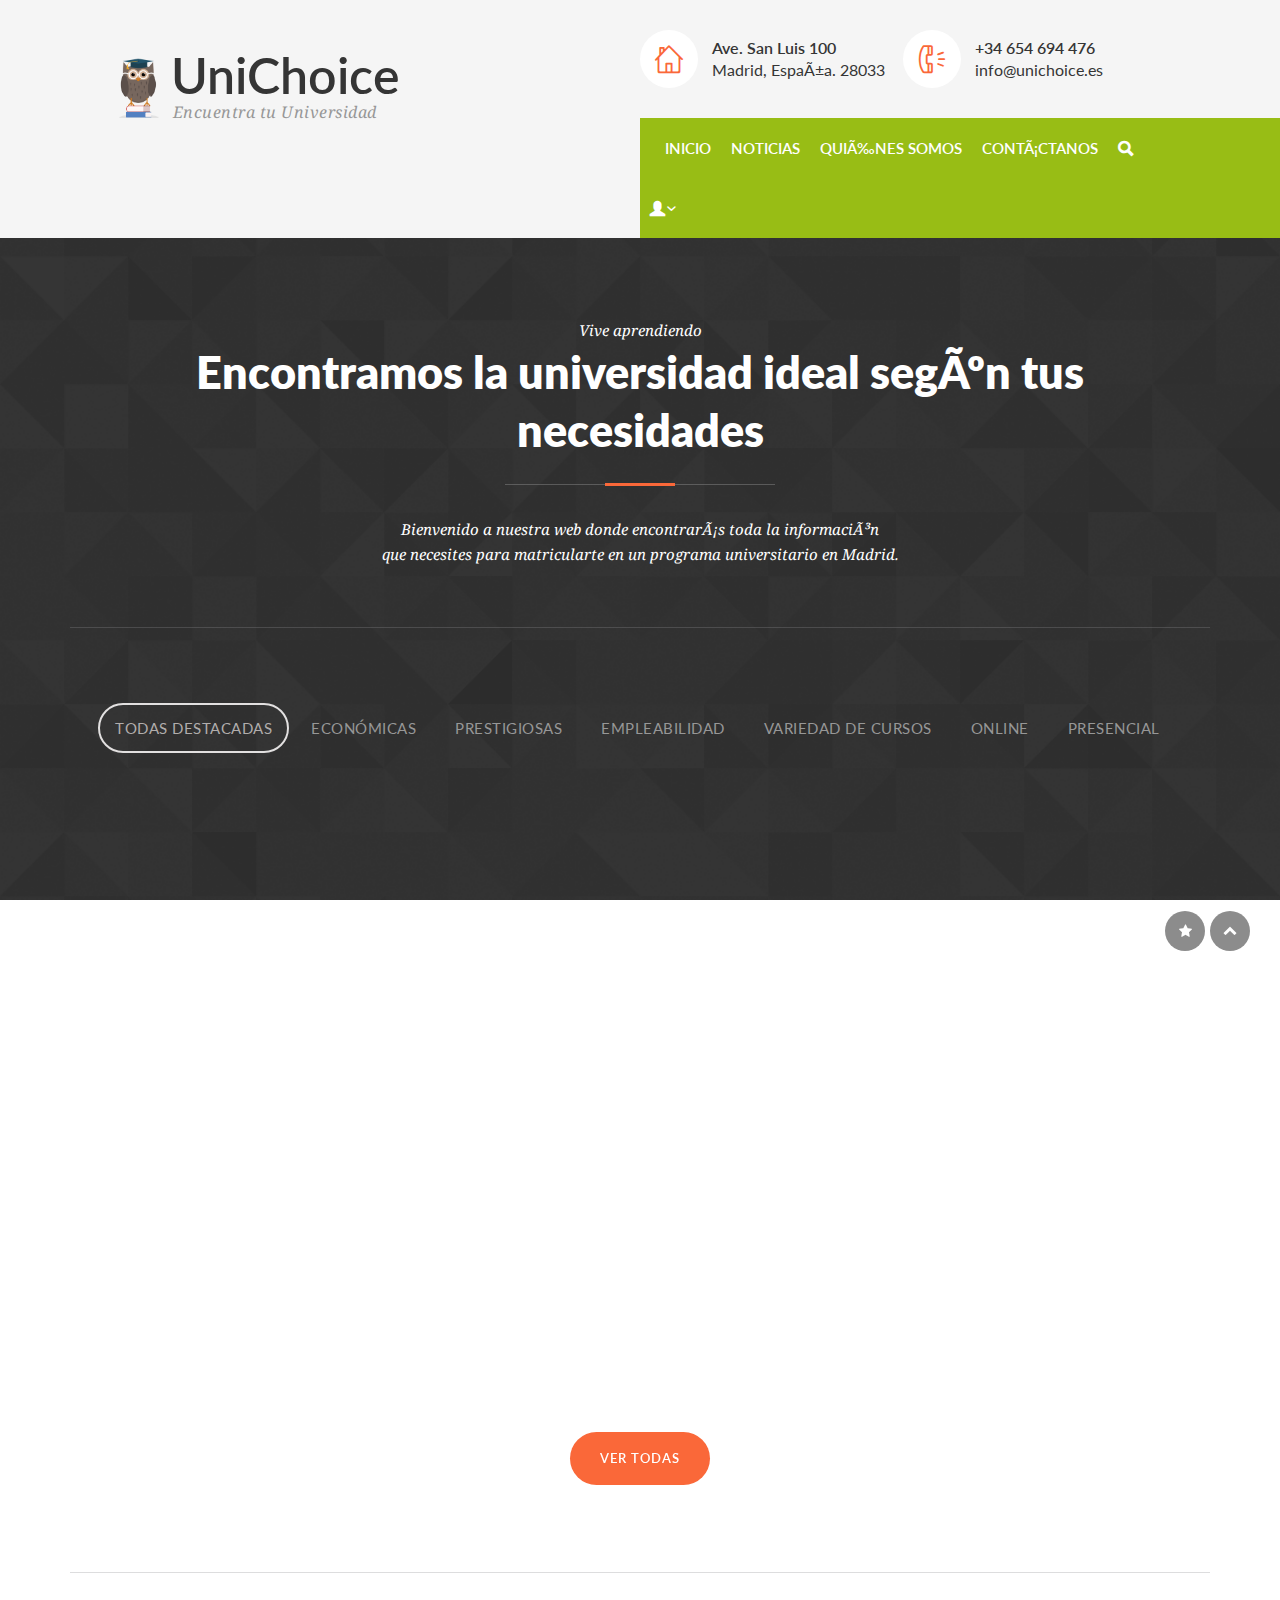
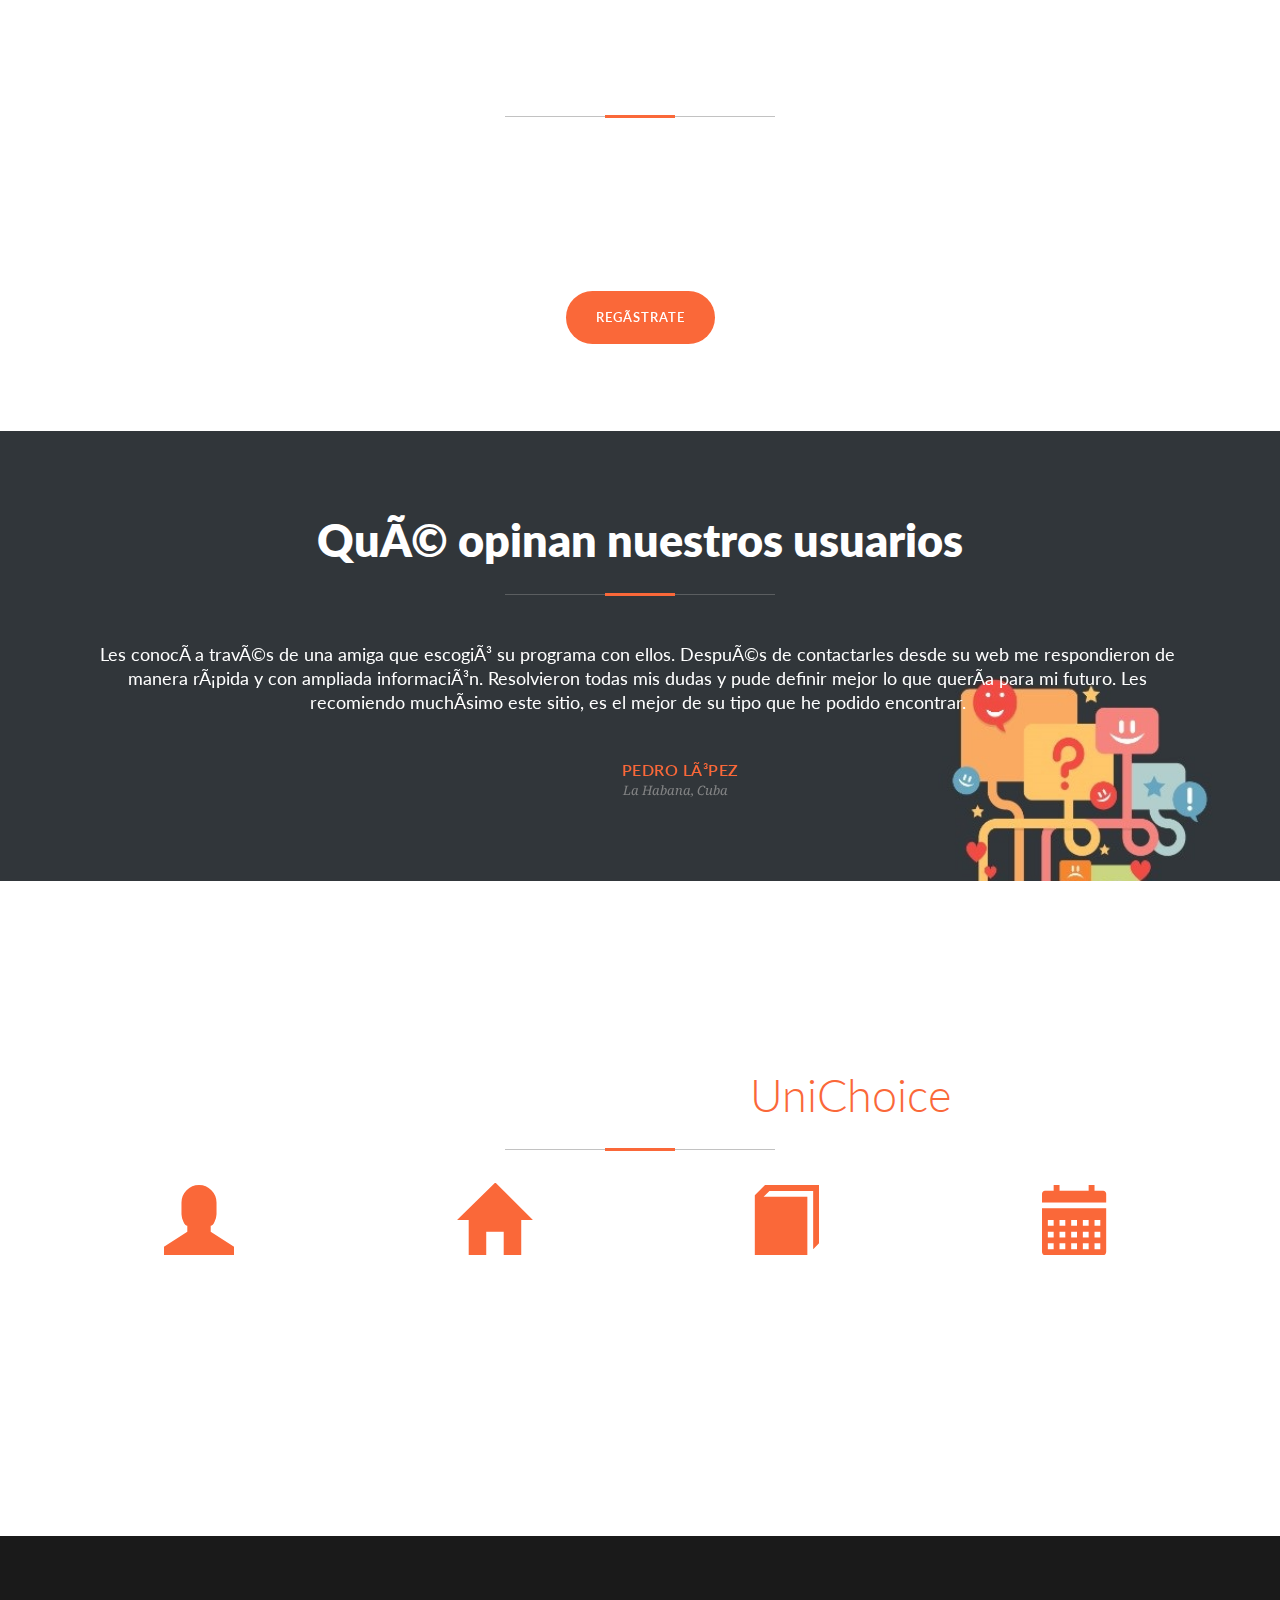
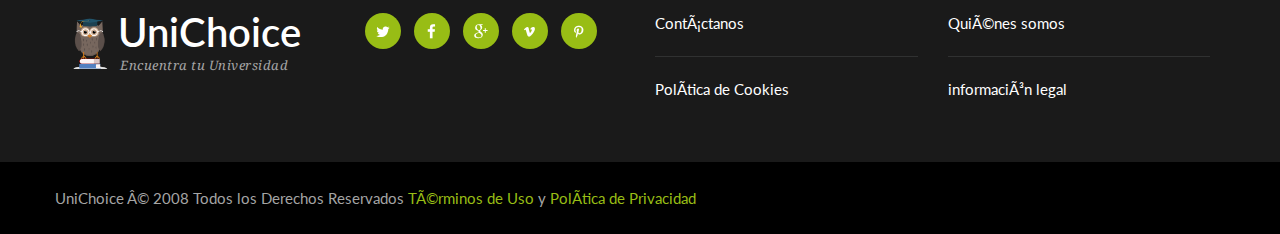
<file: index.html>
<!DOCTYPE html>
<html lang="es-ES">
<head

	<meta charset="UTF-8">
	<meta name="viewport" content="width=device-width, initial-scale=1, maximum-scale=1">
	<meta name="format-detection" content="telephone=no">
	<link rel="icon" type="image/x-icon" href="images/icon/favicon.ico">
	<!--[if lt IE 9]>
	<script src="js/vendor/html5.js" type="text/javascript"></script>
	<![endif]-->
	<title>UniChoice | Inicio</title>
	<link rel="stylesheet" href="css/bootstrap.min.css">
	<link rel="stylesheet" id="fontello-css" href="css/fontello.css" type="text/css" media="all">
	<link rel="stylesheet" id="packed-style-css" href="css/_packed.css" type="text/css" media="all">
	<link rel="stylesheet" id="main-style-css" href="css/main_style.css" type="text/css" media="all">
	<link rel="stylesheet" id="theme-skin-css" href="css/general.css" type="text/css" media="all">
	<style id="theme-skin-inline-css" type="text/css"></style>
	<link rel="stylesheet" id="responsive-css" href="css/responsive.css" type="text/css" media="all">

</head>
<body class="home page themerex_body fullscreen top_panel_above theme_skin_general bg_image_3 transparent_bg_content fixed_menu">
<!--[if lt IE 9]>
<div class="sc_infobox sc_infobox_style_error">
<div style="text-align:center;">It looks like you're using an old version of Internet Explorer. For the best experience, please <a href="http://microsoft.com" style="color:#191919">update your browser</a> or learn how to <a href="http://browsehappy.com" style="color:#222222">browse happy</a>!</div>
</div>
<![endif]-->

<div class="main_content">
	<div class="boxedWrap">
		<header class="noFixMenu menu_left with_user_menu">
			<div class="container-fluid">
				<div class="row">
					<div class="col-sm-12">
						<div class="topWrapFixed"></div>
						<div class="topWrap styleShaded">
							<div class="mainmenu_area">
								<div class="wrap_logo">
									<div class="logo with_text">
										<a href="index.html">
											<img src="images/logo/46x60.png" class="logo_main" alt="">
											<img src="images/logo/46x60.png" class="logo_fixed" alt="">
											<div class="logo_info">
												<span class="logo_text">
													<b>UniChoice</b>
												</span>
												<span class="logo_slogan">Encuentra tu Universidad</span>
											</div>
										</a>
									</div>
								</div>
								<div class="wrap_menu">
									<div class="infoTopWrap">
										<div class="location">
											<span class="info_icon icon-house"></span>
											<span class="contact_info_location">
												<b>Ave. San Luis 100</b>
												<br>Madrid, España. 28033
											</span>
										</div>
										<div class="phone">
											<span class="info_icon icon-phone-handle"></span>
											<span class="contact_info_phone">
												<b>+34 654 694 476</b>
												<br>info@unichoice.es
											</span>
										</div>
									</div>
									<a href="#" class="openResponsiveMenu"></a>
									<nav role="navigation" class="menuTopWrap topMenuStyleLine">
										<ul id="mainmenu" class="sf-arrows">
											<li class="menu-item">
												<a href="index.html">Inicio</a>
											</li>
											<li class="menu-item">
												<a href="#">Noticias</a>
											</li>
											<li class="menu-item">
												<a href="pages-subpages-about-us.html">QuiÉnes somos</a>
											</li>
											
											<li class="menu-item">
												<a href="pages-subpages-contacts.html">Contáctanos</a>
											</li>
											
											<li class="menu-item">
												<a href="pages-tools-idx.html" class="glyphicon glyphicon-search"></a>
											</li>
											<li class="menu-item menu-item-has-children">
												<a href="#" class="sf-with-ul glyphicon glyphicon-user"></a>
												<ul class="sub-menu">
													<li class="menu-item">
														<a href="#">Iniciar Sesión</a>
													</li>
													<li class="menu-item">
														<a href="pages-subpages-form.html">Regístrate</a>	
													</li>
												</ul>
											</li>
										</ul>
									</nav>
								</div>
							</div>
						</div>
					</div>
				</div>
			</div>
		</header>

		<section class="transparent_section no_padding_container">
			<div class="container">
				<div class="row">
					<div class="col-sm-12">
						<div class="userHeaderSection custom">
							<div class="sc_section sc_aligncenter">
								<div class="sc_content margin_top_big sc_aligncenter text_styling">Vive aprendiendo</div>
								<h2 class="sc_title sc_title_underline  color_1">Encontramos la universidad ideal según tus necesidades</h2>
								<div class="sc_content main  margin_bottom_middle sc_aligncenter text_styling"> 
									Bienvenido a nuestra web donde encontrarás toda la información<br>que necesites para matricularte en un programa universitario en Madrid. 
								</div>
							</div>
						</div>
					</div>
				</div>
			</div>
		</section>

		<section class="sc_section sc_aligncenter no_padding_container">
			<div class="container">
				<div class="row">
					<div class="col-sm-12">			
					<div class="sc_line sc_line_style_solid"></div>
						<div class="sc_blogger sc_blogger_horizontal style_portfolio3 portfolioWrap no_description">
							<div class="isotopeFiltr"></div>
							<div class="masonry isotope masonry-colums-3" data-columns="3">
								<article class="isotopeElement flt_64">
									<div class="isotopePadding">
										<div class="thumb hoverIncreaseOut">
											<span class="hoverShadow"></span>
											<div class="wrap_hover">
												<div class="portfolioInfo">
													<h4>
														<a href="#">Universidad Antonio Nebrija</a>
													</h4>
													<span class="datePost">
														<a href="#" class="post_date">Sta. Cruz de Marcenado, 27, 28015 Madrid</a>
													</span>
												</div>
												<span class="hoverIcon">
													<a title="5 Steps To Buy A Home" href="images/isotope/1900x1262.png"></a>
												</span>
											</div>
											<img alt="5 Steps To Buy A Home" src="images/isotope/Universidad Antonio Nebrija.jpeg">
										</div>
									</div>
								</article>
								<article class="isotopeElement flt_65">
									<div class="isotopePadding">
										<div class="thumb hoverIncreaseOut">
											<span class="hoverShadow"></span>
											<div class="wrap_hover">
												<div class="portfolioInfo">
													<h4>
														<a href="#">Universidad Carlos III</a>
													</h4>
													<span class="datePost">
														<a href="#" class="post_date">Calle Madrid, 126, 28903 Getafe, Madrid</a>
													</span>
												</div>
												<span class="hoverIcon">
													<a title="The Perfect Apartment" href="images/isotope/1900x1262.png"></a>
												</span>
											</div>
											<img alt="The Perfect Apartment" src="images/isotope/Carlos-III.jpg">
										</div>
									</div>
								</article>
								<article class="isotopeElement flt_46 flt_64">
									<div class="isotopePadding">
										<div class="thumb hoverIncreaseOut">
											<span class="hoverShadow"></span>
											<div class="wrap_hover">
												<div class="portfolioInfo">
													<h4>
														<a href="#">Universidad de Navarra</a>
													</h4>
													<span class="datePost">
														<a href="#" class="post_date">Calle Marquesado de Sta. Marta, 3, 28027</a>
													</span>
												</div>
												<span class="hoverIcon">
													<a title="The Art of House Hunting" href="images/isotope/1900x1262.png"></a>
												</span>
											</div>
											<img alt="The Art of House Hunting" src="images/isotope/Navarra.jpg">
										</div>
									</div>
								</article>
								<article class="isotopeElement flt_11 flt_8">
									<div class="isotopePadding">
										<div class="thumb hoverIncreaseOut">
											<span class="hoverShadow"></span>
											<div class="wrap_hover">
												<div class="portfolioInfo">
													<h4>
														<a href="#">Universidad Europea de Madrid</a>
													</h4>
													<span class="datePost">
														<a href="#" class="post_date">Calle Tajo, s/n, 28670 Villaviciosa de Odón, Madrid</a>
													</span>
												</div>
												<span class="hoverIcon">
													<a title="Freehold Vs. Condo" href="images/isotope/1900x1262.png"></a>
												</span>
											</div>
											<img alt="Freehold Vs. Condo" src="images/isotope/UEM.jpg">
										</div>
									</div>
								</article>
								<article class="isotopeElement flt_65 flt_10">
									<div class="isotopePadding">
										<div class="thumb hoverIncreaseOut">
											<span class="hoverShadow"></span>
											<div class="wrap_hover">
												<div class="portfolioInfo">
													<h4>
														<a href="gallery-portfolio-post-standard.html">Universidad Complutense de Madrid</a>
													</h4>
													<span class="datePost">
														<a href="#" class="post_date">Av. Séneca, 2, 28040 Madrid</a>
													</span>
												</div>
												<span class="hoverIcon">
													<a title="To Buy or Not To Buy" href="images/isotope/1900x1262.png"></a>
												</span>
											</div>
											<img alt="To Buy or Not To Buy" src="images/isotope/UCM_01.jpg">
										</div>
									</div>
								</article>
								<article class="isotopeElement flt_46 flt_8 flt_64">
									<div class="isotopePadding">
										<div class="thumb hoverIncreaseOut">
											<span class="hoverShadow"></span>
											<div class="wrap_hover">
												<div class="portfolioInfo">
													<h4>
														<a href="#">EUDE Business School</a>
													</h4>
													<span class="datePost">
														<a href="#" class="post_date">Arturo Soria, 245 - Edificio EUDE, 28033 Madrid</a>
													</span>
												</div>
												<span class="hoverIcon">
													<a title="Selling Your House?" href="images/isotope/1900x1266.png"></a>
												</span>
											</div>
											<img alt="Selling Your House?" src="images/isotope/eude-business-school.jpg">
										</div>
									</div>
								</article>
							</div>
						</div> 
						<span class="sc_button sc_button_style_global sc_button_size_big margin_top_mini squareButton global big">
							<a href="#" class="">Ver Todas</a>
						</span>
					</div>
				</div>
			</div>
		</section> 

		<section class="transparent_section">
			<div class="container">
				<div class="row">
					<div class="col-sm-12">
						<div class="userHeaderSection custom">
							<div class="sc_line sc_line_style_solid  margin_bottom_middle"></div>
							<div class="sc_section sc_aligncenter">
								<h2 class="sc_title sc_title_underline  color_1">Cómo lo hacemos?</h2>
								<div class="sc_content main  margin_bottom_middle sc_aligncenter text_styling"> 
									Rellena nuestro formulario de preguntas y a partir de tus intereses y necesidades<br/> encontraremos las formaciones y centros de estudios que más se adapten a ti.
									<br/> A vivir tus sueños!
								</div>
								<span class="sc_button sc_button_style_global sc_button_size_big squareButton global big">
									<a href="pages-subpages-form.html">Regístrate</a>
								</span>
							</div>
						</div>
					</div>
				</div>
			</div>
		</section>
		
		

		<section class="sc_section sc_aligncenter image_bg_2" >
			<div class="container-fluid">
				<div class="row">
					<div class="col-sm-12">		
						<div class="sc_testimonials sc_testimonials_style sc_testimonials_controls_on">
							<h2 class="sc_title sc_title_underline color_1 sc_testimonials_title">Qué opinan nuestros usuarios</h2>
							<div class="sc_slider sc_slider_swiper sc_slider_controls sc_slider_controls_on sc_slider_nopagination sc_slider_autoheight swiper-slider-container swiper_testimonials" data-interval="7000" id="swiper_testimonials">
								<ul class="sc_testimonials_items slides swiper-wrapper">
									<li class="sc_testimonials_item swiper-slide" data-autoheight="153">
										<div class="sc_testimonials_item_content">
											<div class="sc_testimonials_item_quote">
												<div class="sc_testimonials_item_text"> 
													Les conocí a través de una amiga que escogió su programa con ellos. Después de contactarles desde su web me respondieron de manera rápida y con ampliada información. Resolvieron todas mis dudas y pude definir mejor lo que quería para mi futuro. Les recomiendo muchísimo este sitio, es el mejor de su tipo que he podido encontrar. 
												</div>
											</div>
											<div class="sc_testimonials_item_author">
												<div class="sc_testimonials_item_name">Pedro López</div>
												<div class="sc_testimonials_item_position">La Habana, Cuba</div>
											</div>
										</div>
									</li>
									<li class="sc_testimonials_item swiper-slide" data-autoheight="153">
										<div class="sc_testimonials_item_content">
											<div class="sc_testimonials_item_quote">
												<div class="sc_testimonials_item_text"> 
													Para mi hija Nerea fue de gran ayuda rellenar el formulario de UniChoice y asistir a las reuniones con su consultora. No solo por toda la información que nos facilitó, sino también porque de repente se dio cuenta de que su futuro es algo que nos interesa a todos, y trabajamos juntos para encontrar la mejor opción para ella.
												</div>
											</div>
											<div class="sc_testimonials_item_author">
												<div class="sc_testimonials_item_name">Amanda Gómez</div>
												<div class="sc_testimonials_item_position">Bogotá, Colombia</div>
											</div>
										</div>
									</li>
									<li class="sc_testimonials_item swiper-slide" data-autoheight="153">
										<div class="sc_testimonials_item_content">
											<div class="sc_testimonials_item_quote">
												<div class="sc_testimonials_item_text"> 
													Encontré información muy ampliada y detallada sobre las universidades y centros de estudio, sus respectivas formaciones y elementos diferenciadores del resto. Además, conocí sobre los lugares de interés más cercanos a cada centro, así como las líneas de transporte público para llegar hasta ellas.
												</div>
											</div>
											<div class="sc_testimonials_item_author">
												<div class="sc_testimonials_item_name">Jenifer Peña</div>
												<div class="sc_testimonials_item_position">Ciudad de Panamá, Panamá</div>
											</div>
										</div>
									</li>
								</ul>
							</div>
							<ul class="flex-direction-nav">
								<li>
									<a class="flex-prev" href="#"></a>
								</li>
								<li>
									<a class="flex-next" href="#"></a>
								</li>
							</ul>
						</div> 
					</div>
				</div>
			</div>
		</section>

		<section class="transparent_section">
			<div class="container">
				<div class="row">
					<div class="col-sm-12 text-center">
						<div class="sc_content main  margin_top_big sc_aligncenter text_styling">Los mejores están con nosotros</div>
						<h2 class="sc_title sc_title_underline  color_1">
							Algunos datos sobre <span class="sc_highlight theme_accent">UniChoice</span>
						</h2>
					</div>
					<div class="col-md-3 col-sm-6 sc_column_item sc_column_item_1">
						<div class="sc_title_icon sc_title_top sc_size_big glyphicon glyphicon-user" style=""></div>
						<h4 class="sc_title sc_title_iconed text-center color_1">Estudiantes que han tomado su decisión con nosotros</h4>
						<div class="sc_skills sc_skills_counter" data-type="counter" data-subtitle="Skills">
							<div class="columnsWrap sc_skills_columns">
								<div class="sc_skills_column">
									<div class="sc_skills_item sc_skills_style_2">
										<div class="sc_skills_count">
											<div class="sc_skills_total" data-start="0" data-stop="300000" data-step="5000" data-max="100" data-speed="32" data-duration="1856" data-ed="">0</div>
										</div>
										<div class="sc_skills_info"></div>
									</div>
								</div>
							</div>
						</div>
					</div>
					<div class="col-md-3 col-sm-6 sc_column_item sc_column_item_2">
						<div class="sc_title_icon sc_title_top sc_size_big glyphicon glyphicon glyphicon-home" style=""></div>
						<h4 class="sc_title sc_title_iconed text-center color_1">Universidades y escuelas de negocio a tu disposición</h4>
						<div class="sc_skills sc_skills_counter" data-type="counter" data-subtitle="Skills">
							<div class="columnsWrap sc_skills_columns">
								<div class="sc_skills_column">
									<div class="sc_skills_item sc_skills_style_2">
										<div class="sc_skills_count">
											<div class="sc_skills_total" data-start="0" data-stop="45" data-step="1" data-max="5" data-speed="19" data-duration="95" data-ed="">0</div>
										</div>
										<div class="sc_skills_info"></div>
									</div>
								</div>
							</div>
						</div>
					</div>
					<div class="col-md-3 col-sm-6 sc_column_item sc_column_item_3">
						<div class="sc_title_icon sc_title_top sc_size_big glyphicon glyphicon glyphicon-book" style=""></div>
						<h4 class="sc_title sc_title_iconed text-center color_1">Cursos de post-grado, Másteres y Doctorados</h4>
						<div class="sc_skills sc_skills_counter" data-type="counter" data-subtitle="Skills">
							<div class="columnsWrap sc_skills_columns">
								<div class="sc_skills_column">
									<div class="sc_skills_item sc_skills_style_2">
										<div class="sc_skills_count">
											<div class="sc_skills_total" data-start="0" data-stop="550" data-step="10" data-max="20" data-speed="14" data-duration="518" data-ed="">0</div>
										</div>
										<div class="sc_skills_info"></div>
									</div>
								</div>
							</div>
						</div>
					</div>
					<div class="col-md-3 col-sm-6 sc_column_item sc_column_item_4">
						<div class="sc_title_icon sc_title_top sc_size_big glyphicon glyphicon-calendar" style=""></div>
						<h4 class="sc_title sc_title_iconed text-center color_1">Años de experiencia</h4>
						<div class="sc_skills sc_skills_counter" data-type="counter" data-subtitle="Skills">
							<div class="columnsWrap sc_skills_columns">
								<div class="sc_skills_column">
									<div class="sc_skills_item sc_skills_style_2">
										<div class="sc_skills_count">
											<div class="sc_skills_total" data-start="0" data-stop="12" data-step="10" data-max="1000" data-speed="22" data-duration="770" data-ed="">0</div>
										</div>
										<div class="sc_skills_info"></div>
									</div>
								</div>
							</div>
						</div>
					</div>
				</div>
			</div>
		</section>

		<section class="footerContentWrap no_padding_container light_section">
			<div class="container-fluid">
				<div class="row">
					<div class="col-sm-12">
						<footer class="footerWrap footerStyleDark">
							<div class="container footerWidget widget_area sidebarStyleDark">
								<aside class="col-md-3 col-sm-6 widgetWrap widget widget_socials">
									<div class="widget_inner">
										<div class="logo">
											<a href="index.html">
												<img src="images/logo/46x60.png" alt="">
												<div class="logo_info">
													<span class="logo_text">
														<b>UniChoice</b>
													</span>
													<span class="logo_slogan">Encuentra tu Universidad</span>
												</div>
											</a>
										</div>
									</div>
								</aside>
								<aside class="col-md-3 col-sm-6 widgetWrap widget widget_socials">
									<div class="logo_socials socPage">
										<ul>
											<li>
												<a class="social_icons icon-twitter" target="_blank" href="#"></a>
											</li>
											<li>
												<a class="social_icons icon-facebook" target="_blank" href="#"></a>
											</li>
											<li>
												<a class="social_icons icon-gplus" target="_blank" href="#"></a>
											</li>
											<li>
												<a class="social_icons icon-vimeo" target="_blank" href="#"></a>
											</li>
											<li>
												<a class="social_icons icon-pinterest" target="_blank" href="#"></a>
											</li>
										</ul>
									</div>
								</aside>
								<aside class="col-md-3 col-sm-6 widgetWrap widget widget_recent_comments">
									<ul id="recentcomments">
										<li class="recentcomments">
											<a href="pages-subpages-contacts.html">Contáctanos</a>
										</li>
										<li class="recentcomments">
											<a href="#">Política de Cookies</a>
										</li>
									</ul>
								</aside>
								<aside class="col-md-3 col-sm-6 widgetWrap widget widget_recent_comments">
									<ul id="recentcomments">
										<li class="recentcomments">
											<a href="pages-subpages-about-us.html">Quiénes somos</a>
										</li>
										<li class="recentcomments">
											<a href="#">información legal</a>
										</li>
									</ul>
								</aside>
							</div>
						</footer>
						<div class="copyWrap">
							<div class="copy container">
								<div class="copyright">
									UniChoice © 2008 Todos los Derechos Reservados
									<a href="#">Términos de Uso</a>
									y
									<a href="#">Política de Privacidad</a>
								</div>
							</div>
						</div>
					</div>
				</div>
			</div>
		</section>

	</div>
</div>

<div class="preloader">
    <div class="preloader_image"></div>
</div>

	<script type="text/javascript" src="js/vendor/jquery.js"></script>
	<script type="text/javascript" src="js/vendor/bootstrap.min.js"></script>
	<script type="text/javascript" src="js/vendor/jquery-migrate.min.js"></script>
	<script type="text/javascript" src="js/custom/_main.js"></script>
	<script type="text/javascript" src="js/custom/_packed.js"></script>
	<script type="text/javascript" src="js/custom/custom_menu.js"></script>
	<script type="text/javascript" src="js/vendor/core.min.js"></script>
	<script type="text/javascript" src="js/custom/shortcodes_init.js"></script>
	<script type="text/javascript" src="js/custom/_utils.js"></script>
	<script type="text/javascript" src="js/custom/_front.js"></script>
	<script type="text/javascript" src="js/vendor/draggable.min.js"></script>

	<!-- Customizer -->
	<!-- <script type="text/javascript" src="custom_menu/js/_customizer.js"></script>-->
	<!-- <script type="text/javascript" src="custom_menu/js/custom_tools.js"></script>-->




</body>
</html>
</file>
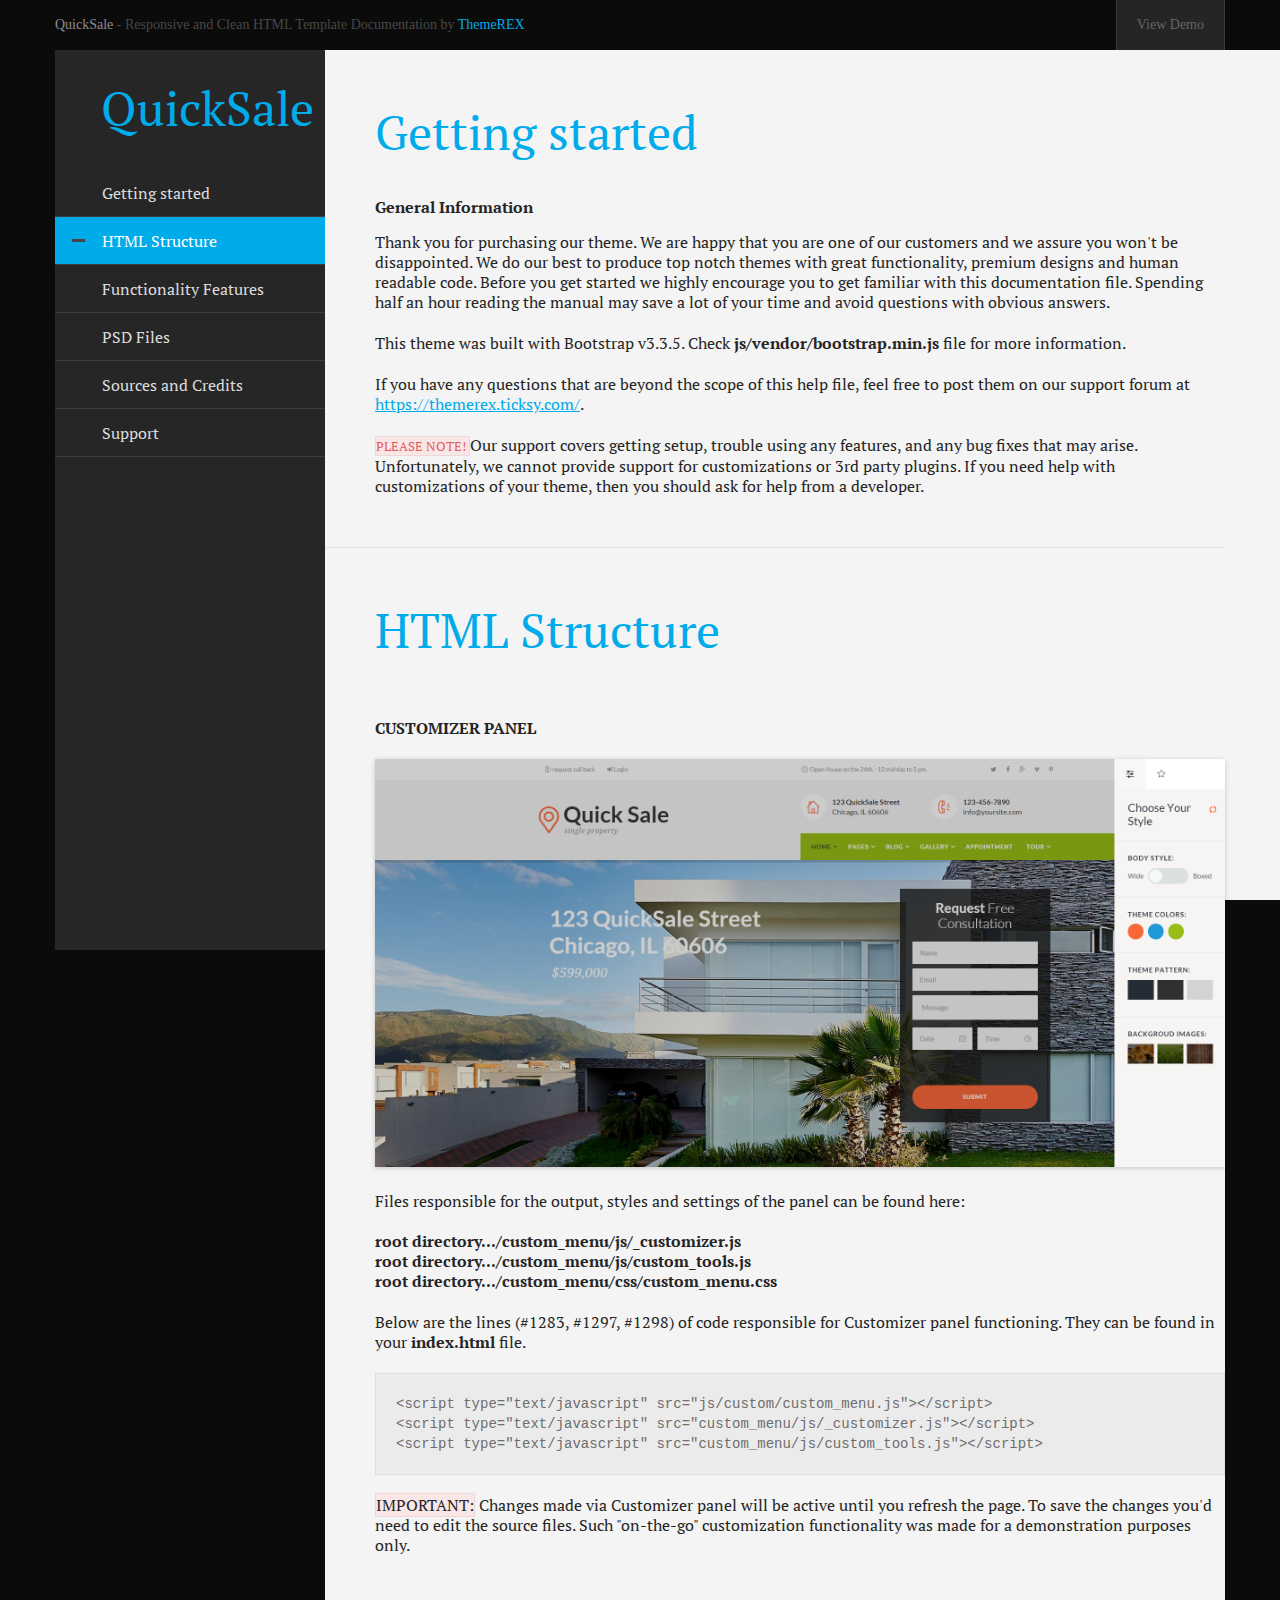
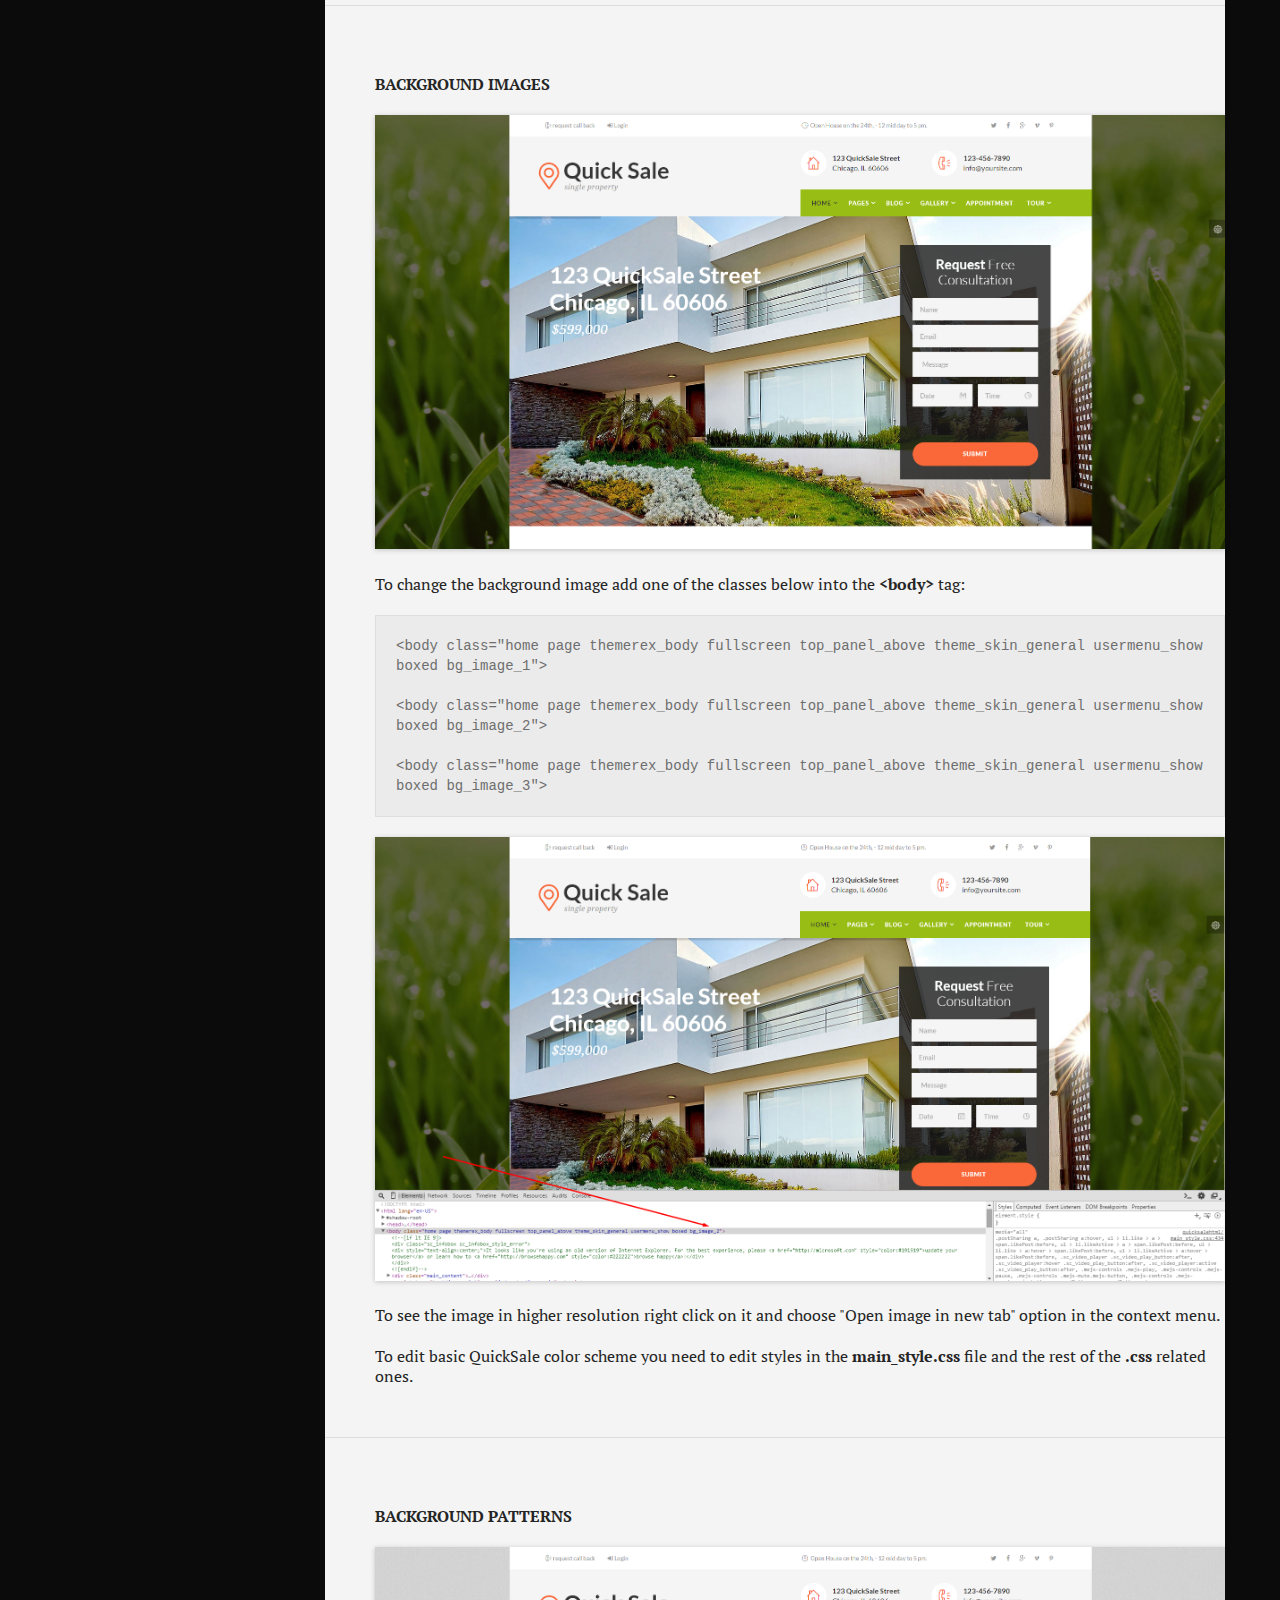
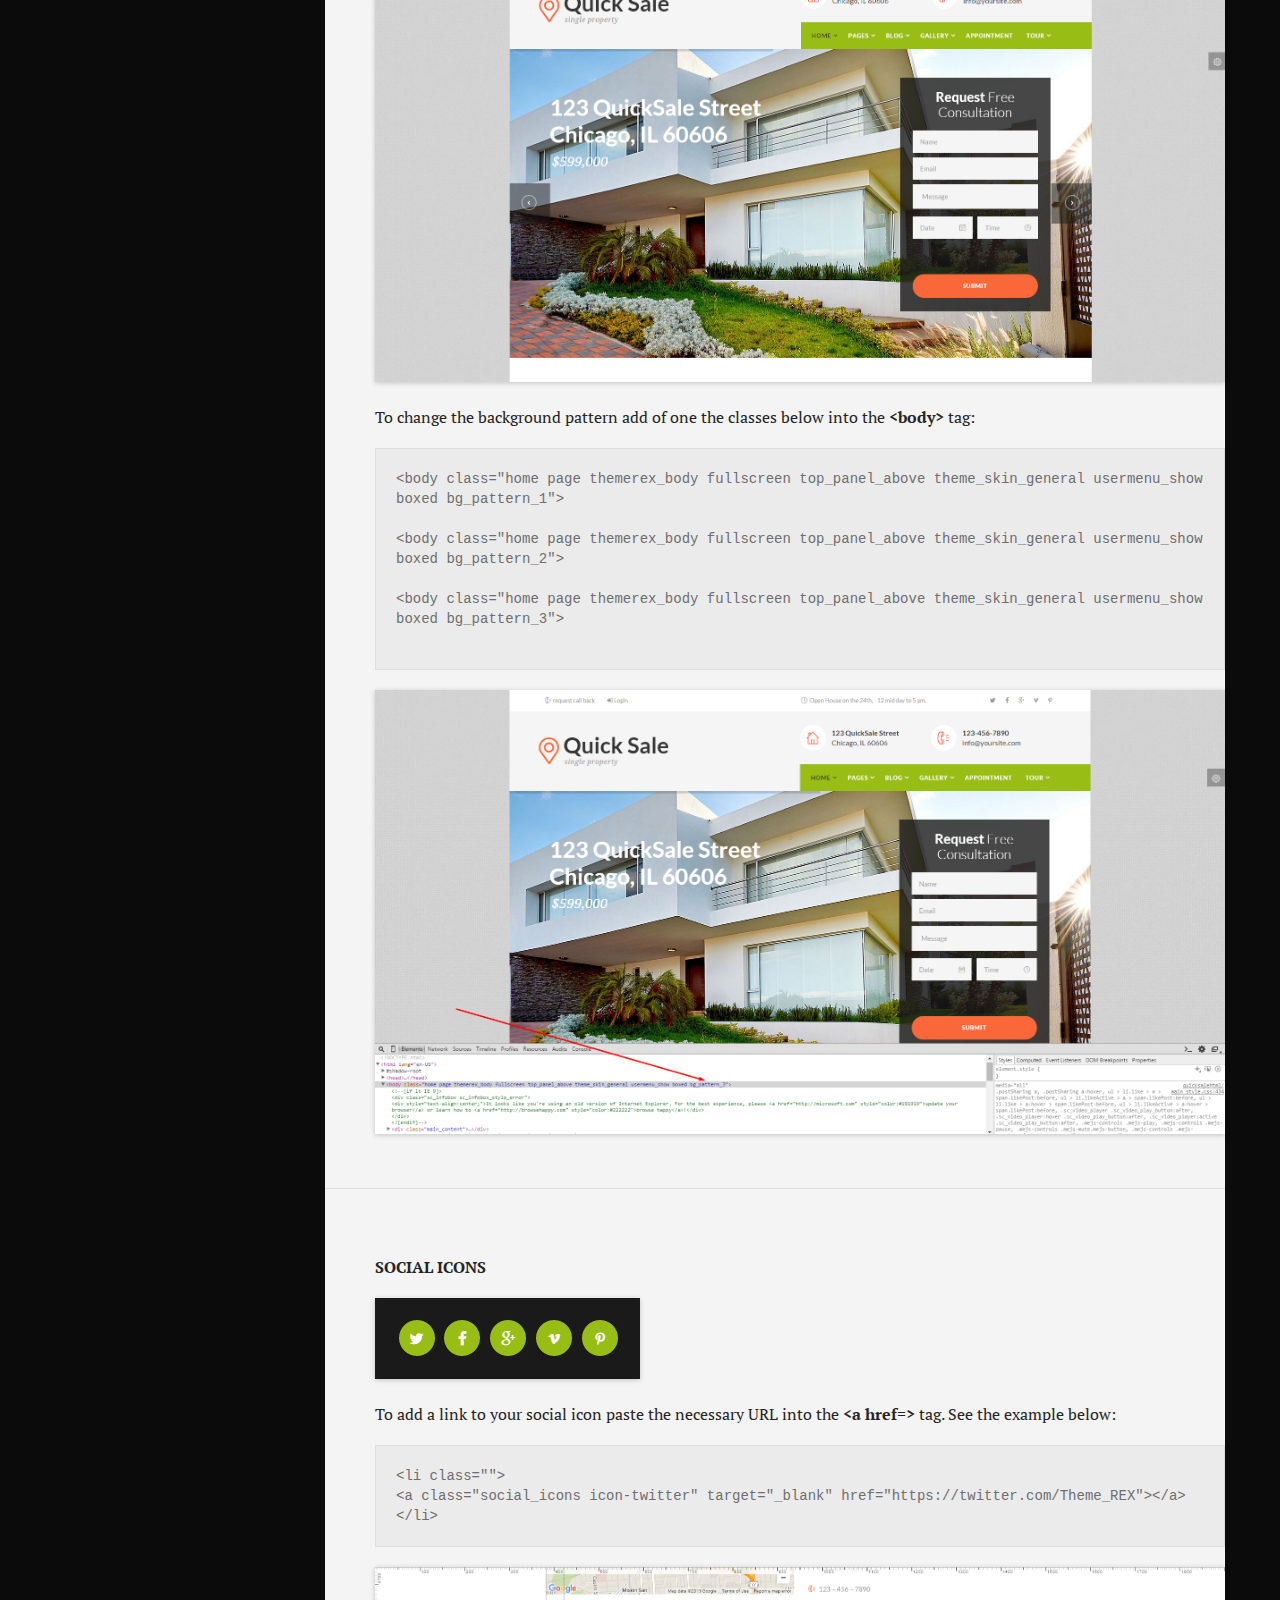
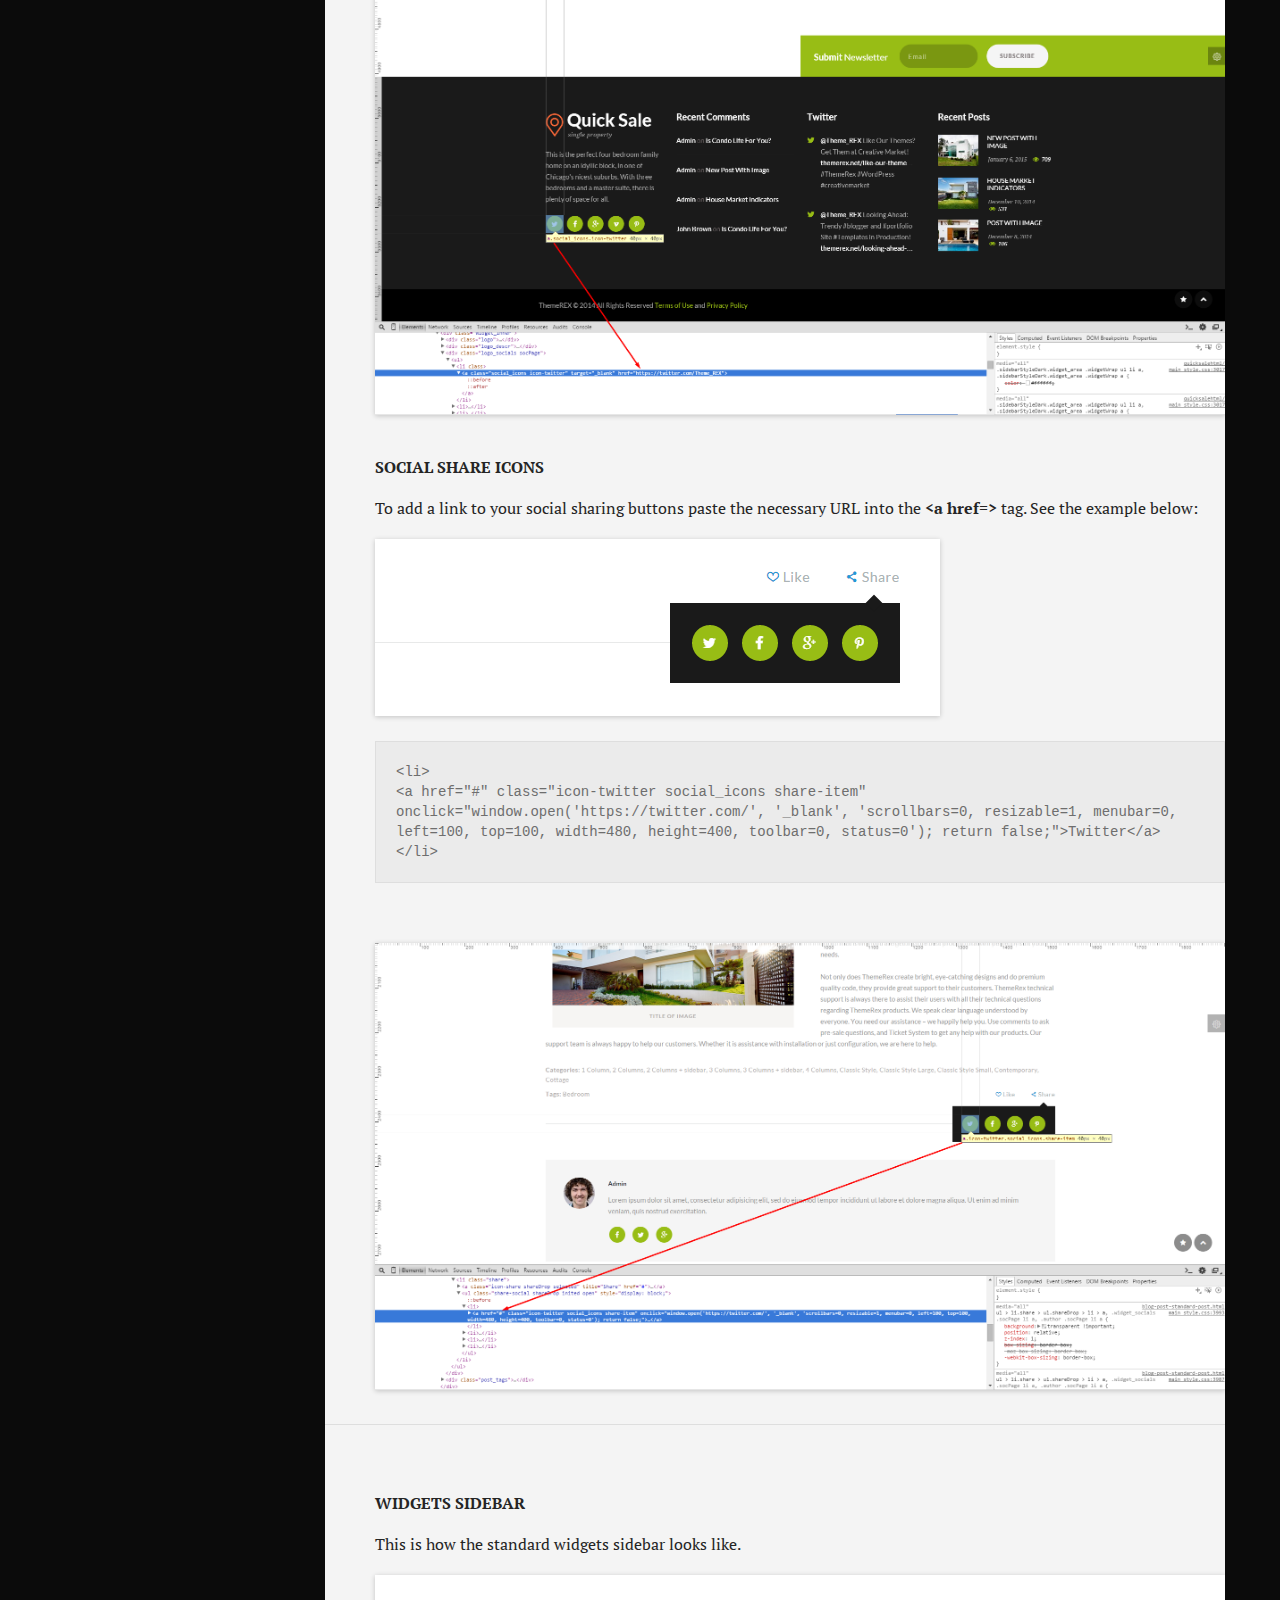
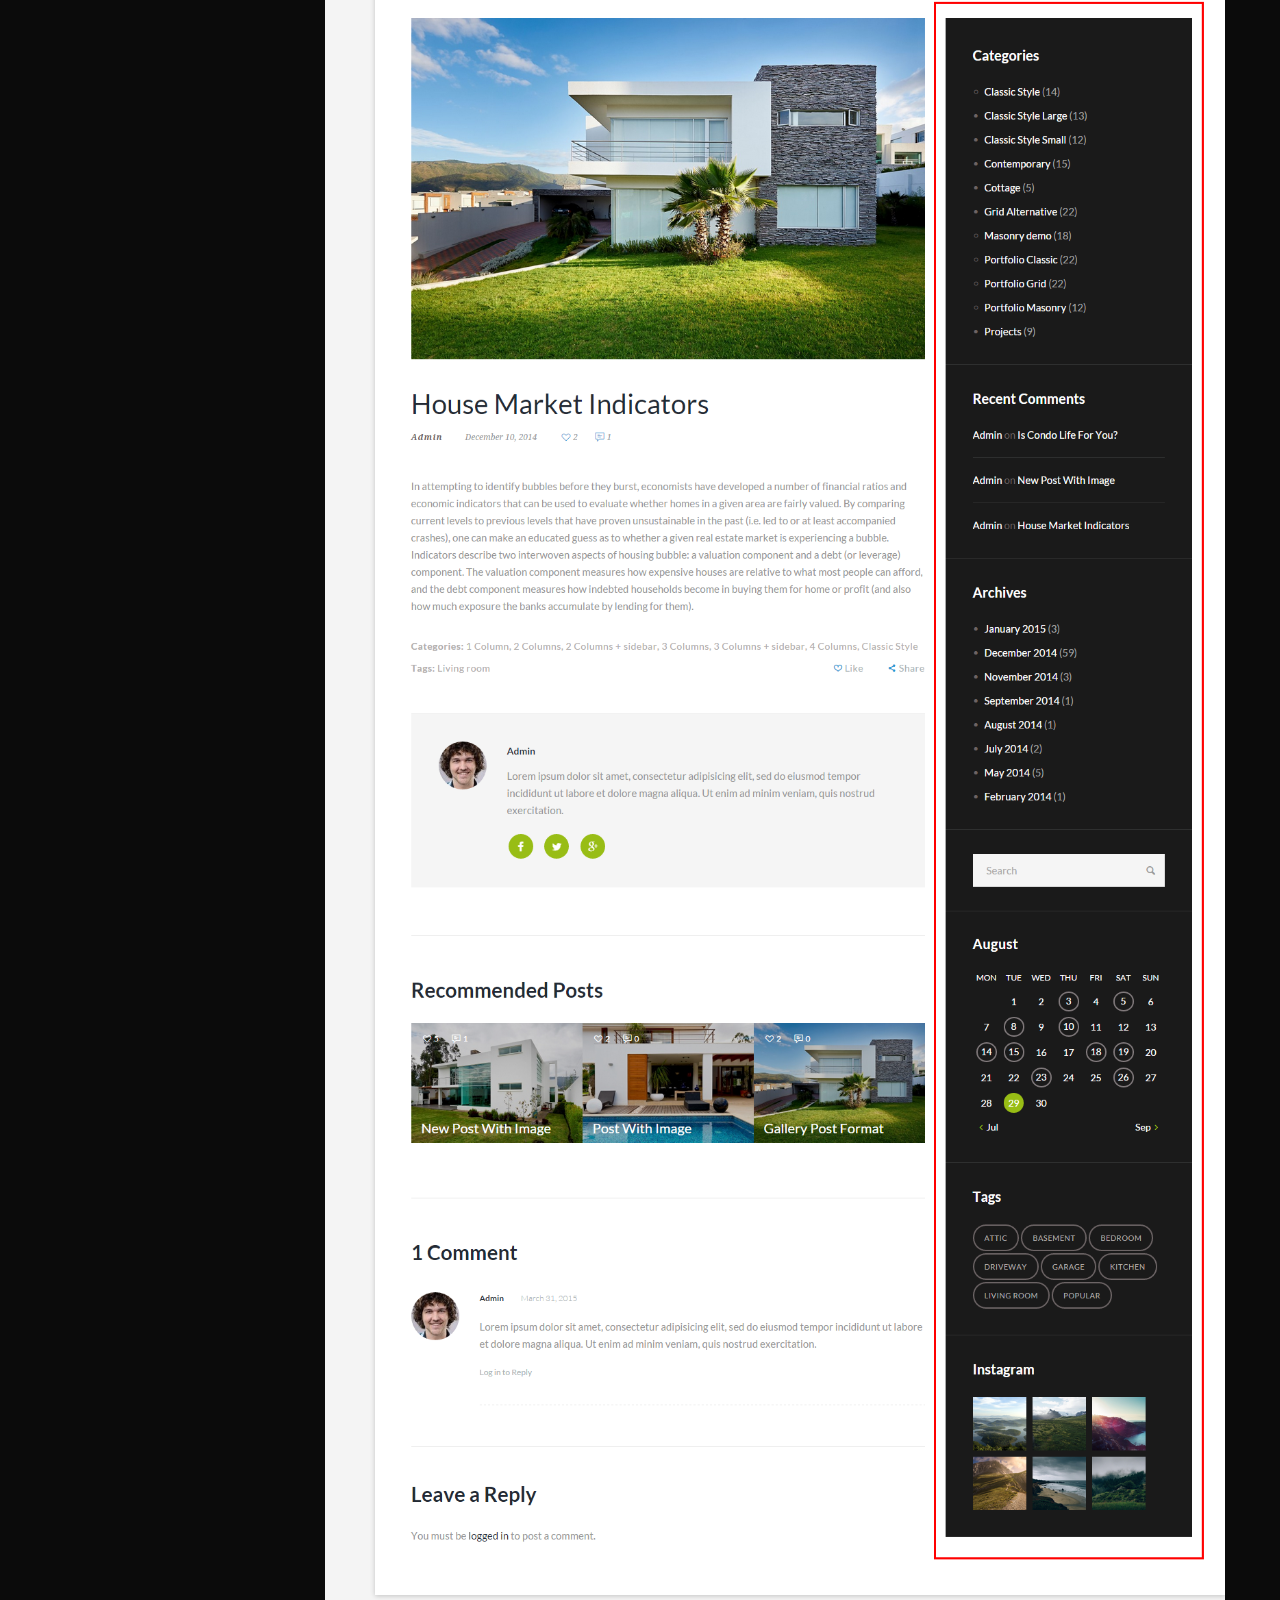
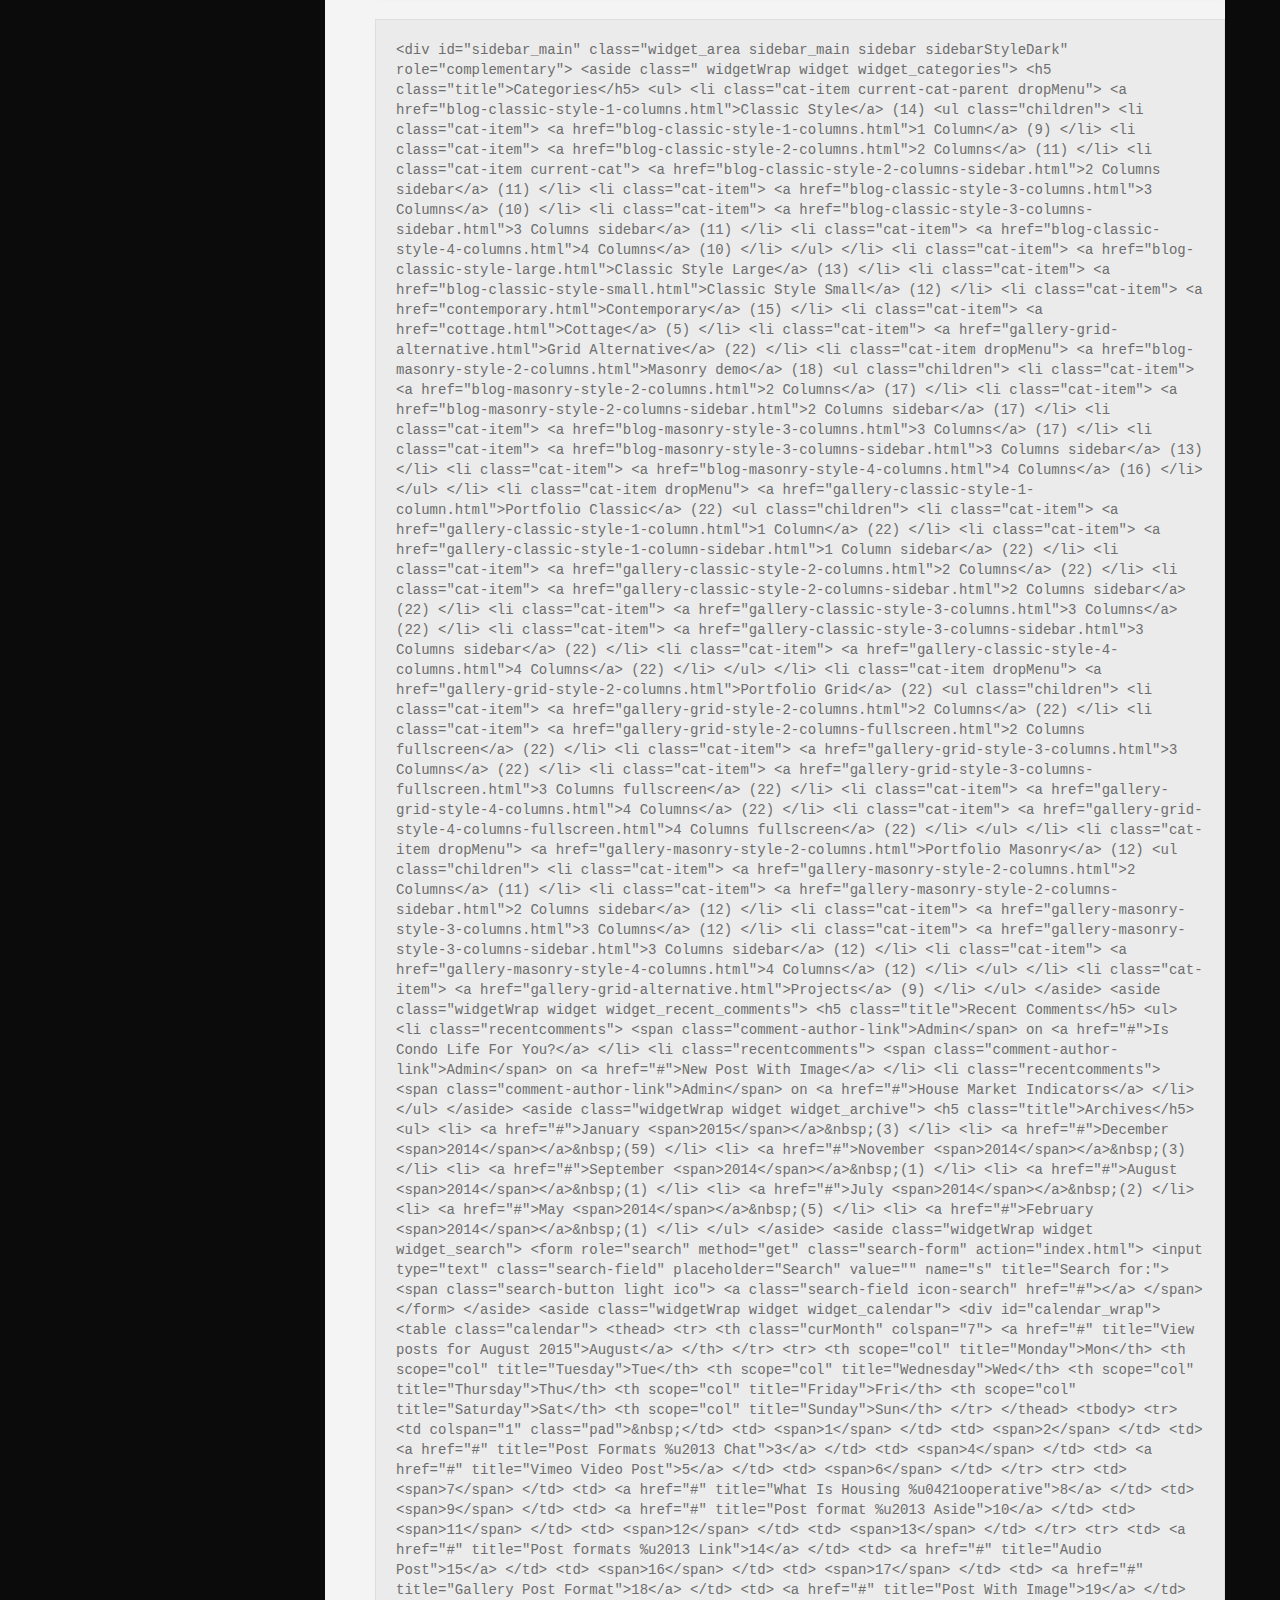
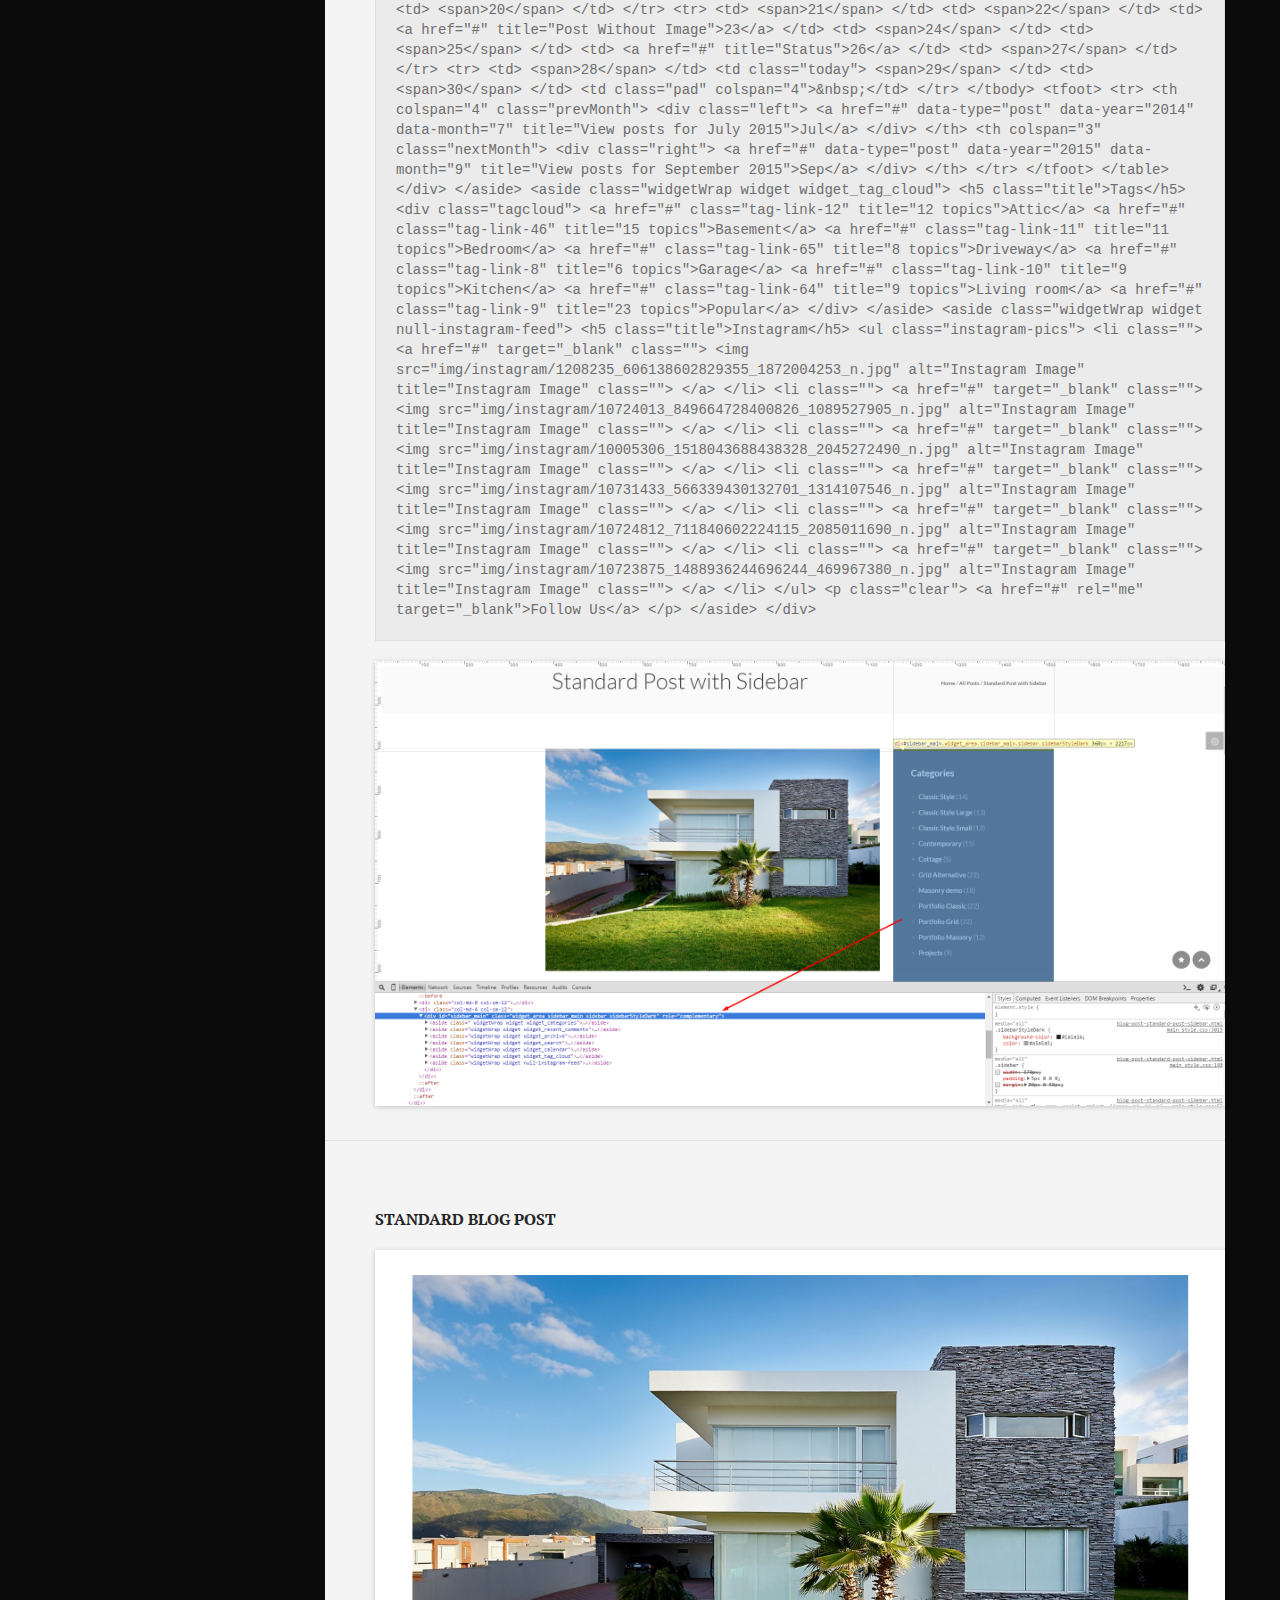
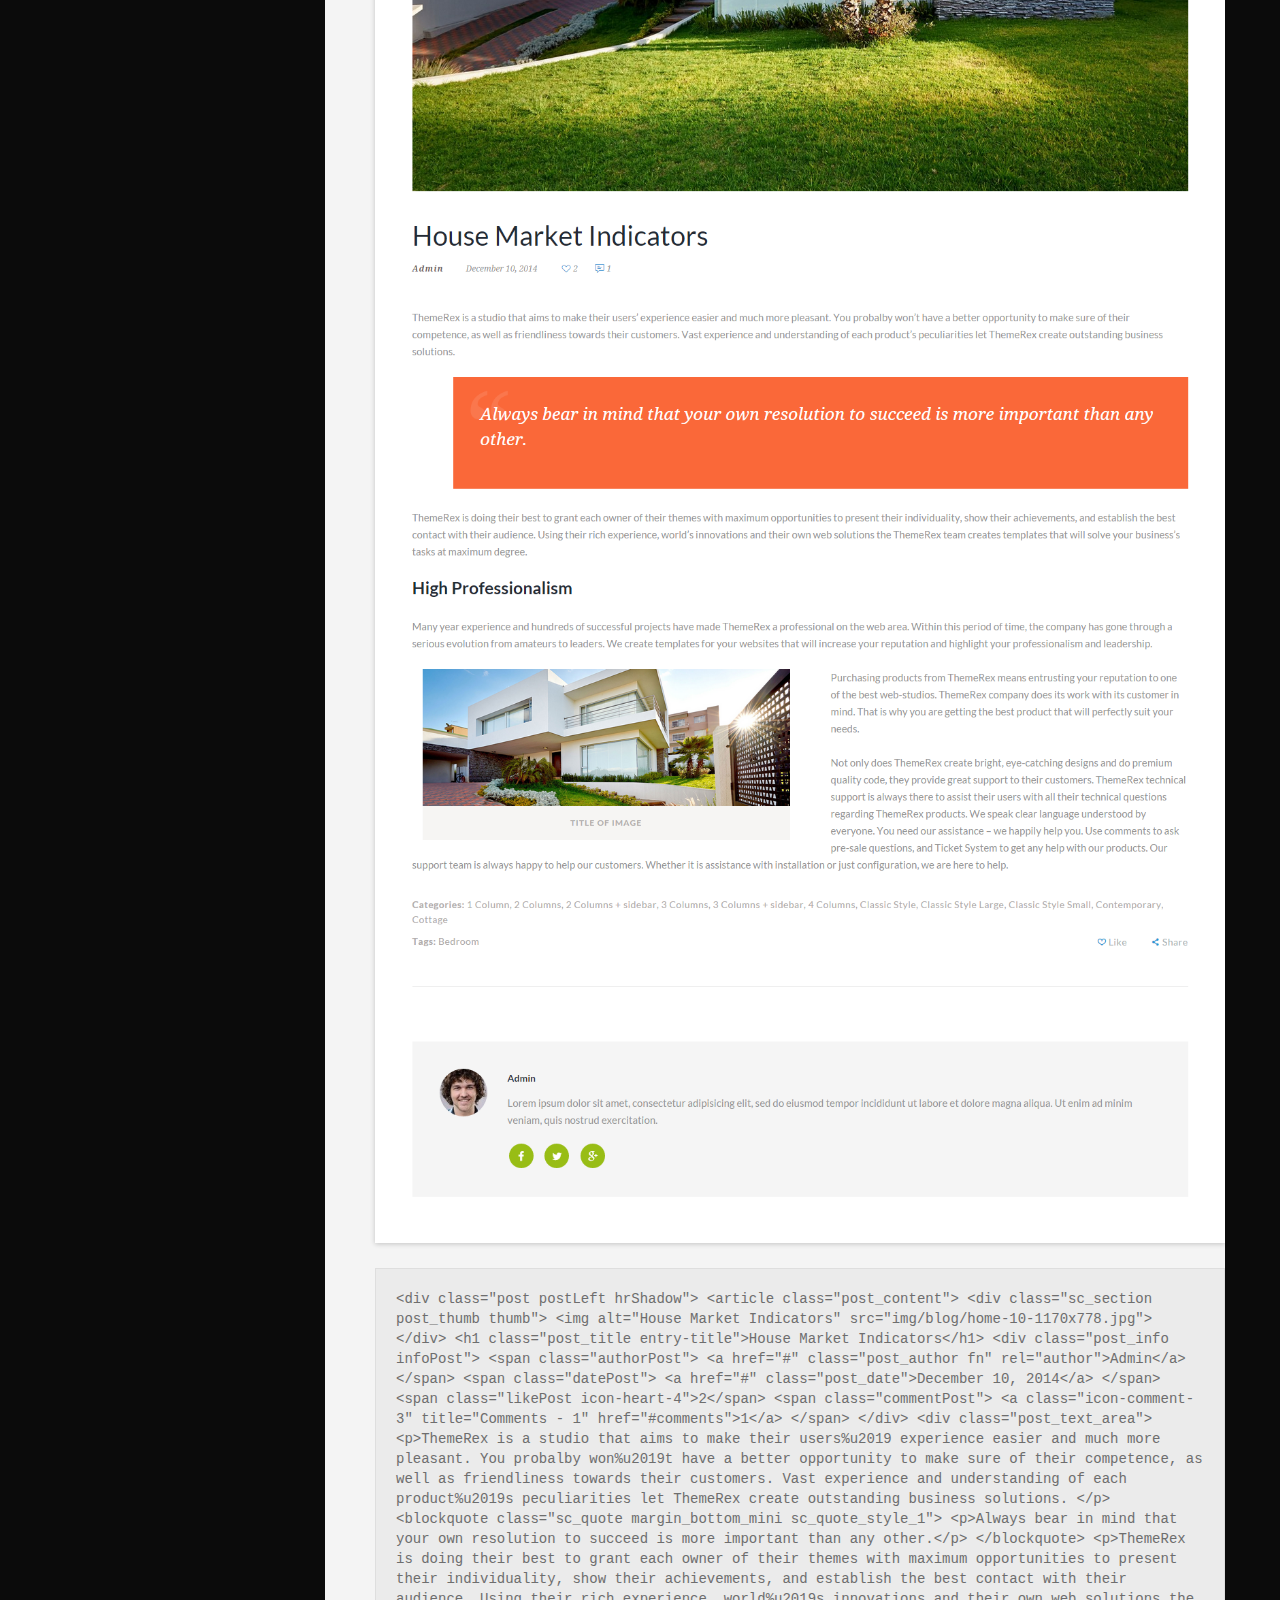
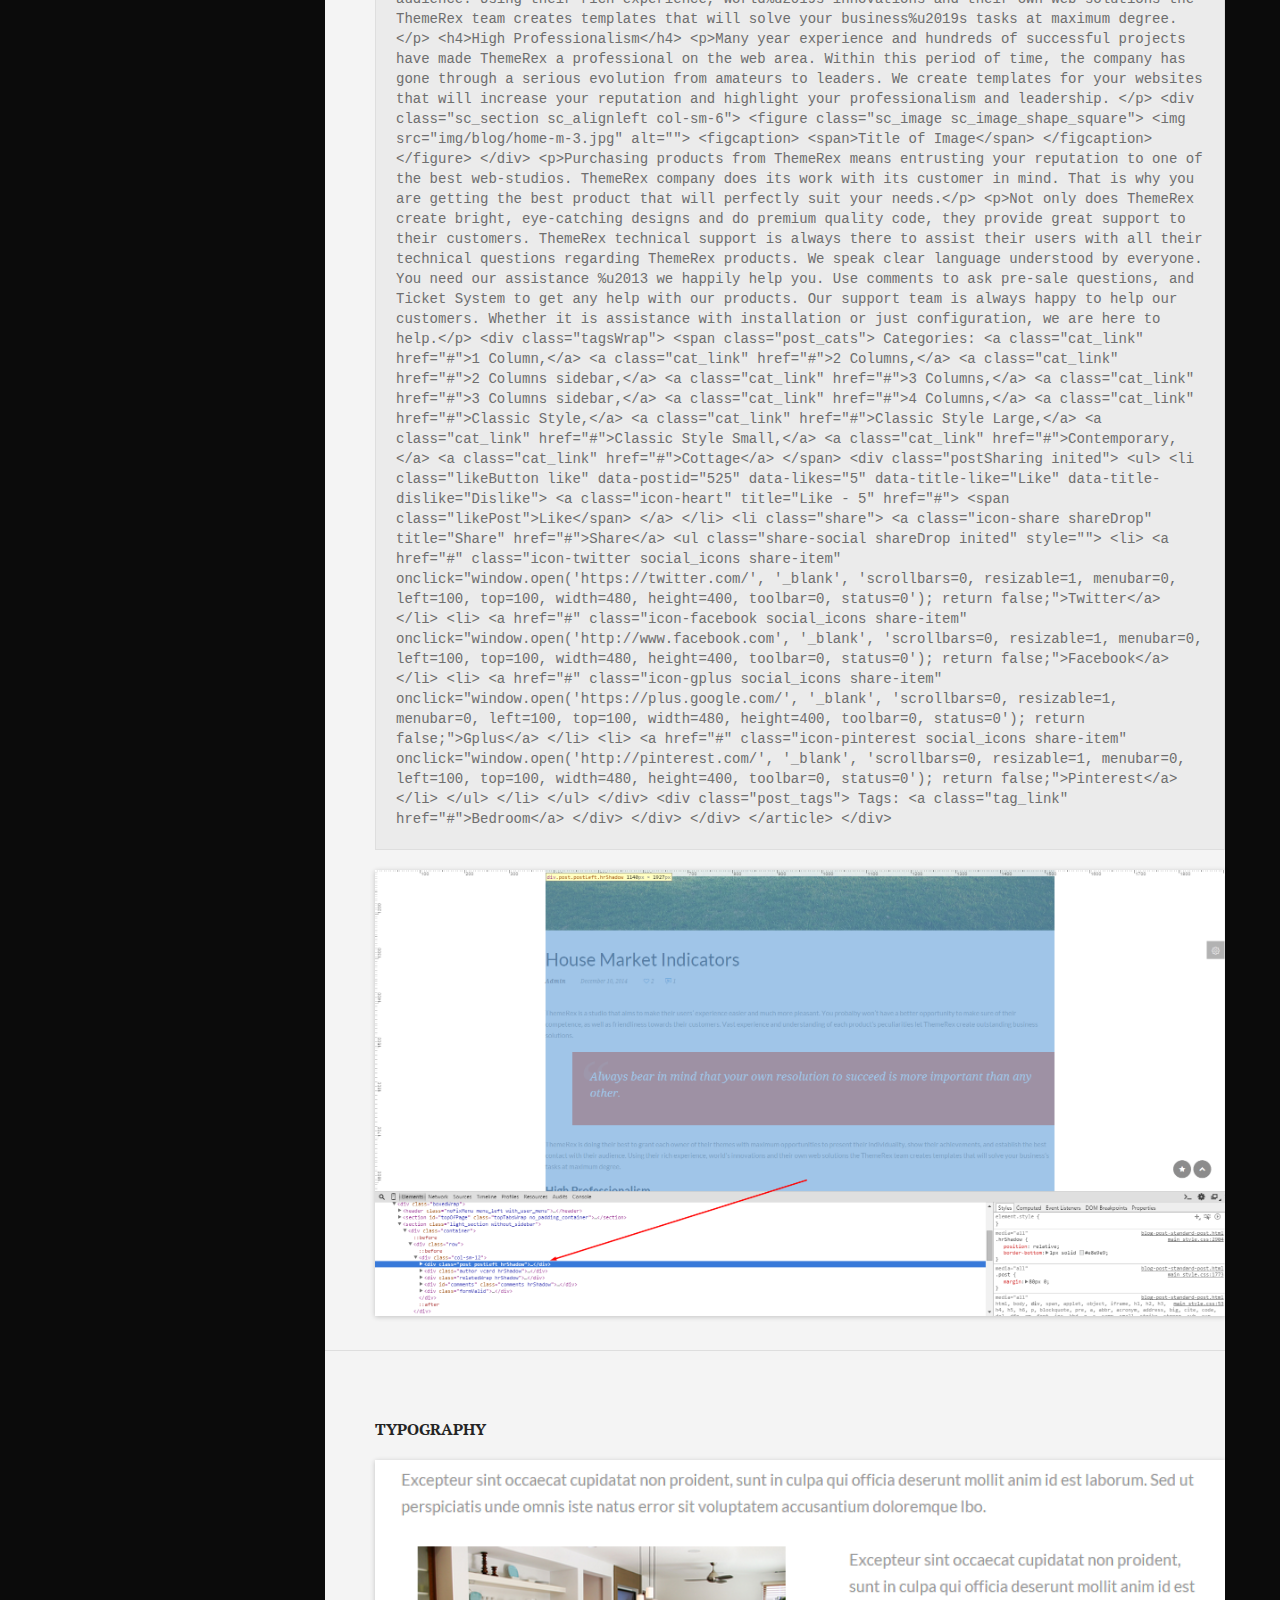
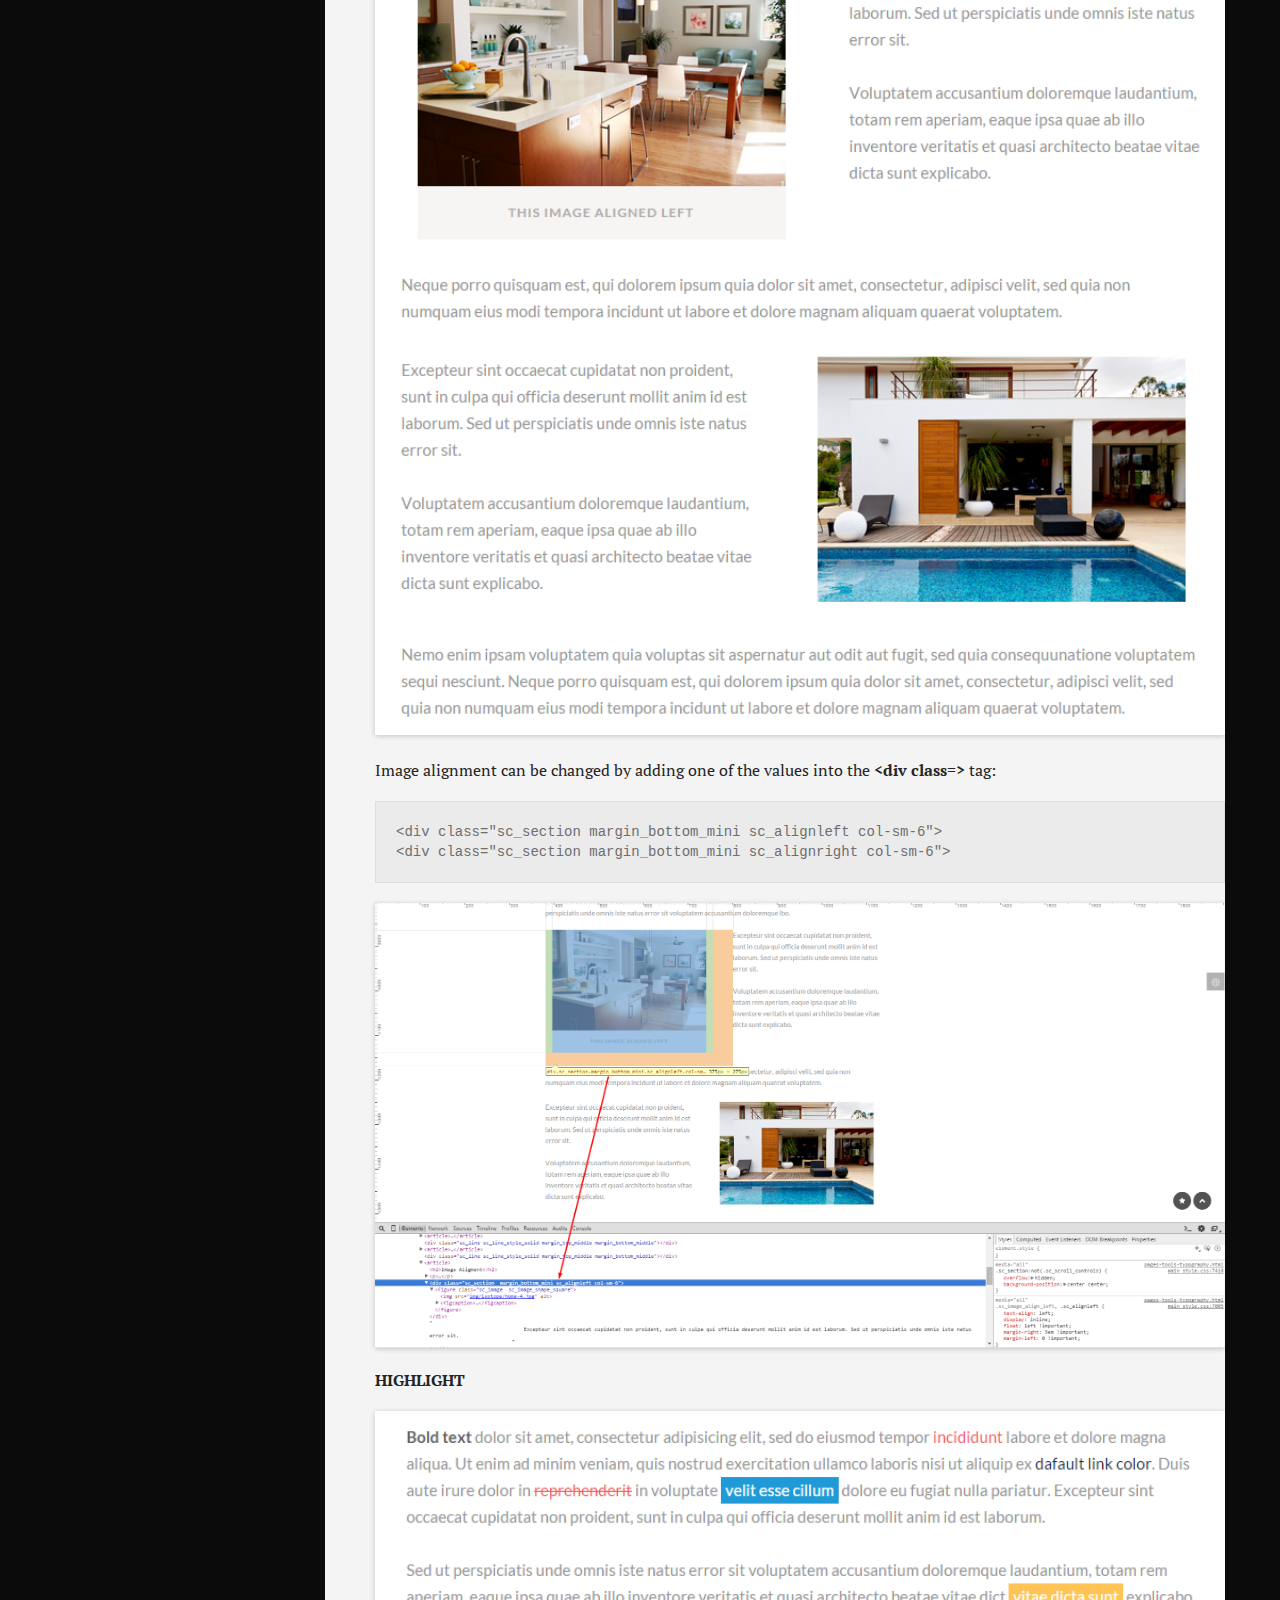
<file: doc/index.html>
<!DOCTYPE html> 
<!--[if IE 6 ]><html lang="en-us" class="ie6"> <![endif]-->
<!--[if IE 7 ]><html lang="en-us" class="ie7"> <![endif]-->
<!--[if IE 8 ]><html lang="en-us" class="ie8"> <![endif]-->
<!--[if (gt IE 7)|!(IE)]><!-->
<html lang="en-us"><!--<![endif]-->

<head>
	<meta charset="utf-8">
	
	<title>QuickSale v1.0 - Responsive and Clean HTML Template Documentation</title>

	
	<meta name="description" content="Thank you for purchasing our theme. If you have any questions that are beyond the scope of this help file, please feel free to e-mail via our user page contact form here. Thank you!">
	<meta name="author" content="ThemeREX">
	<meta name="copyright" content="ThemeREX">
	<meta name="date" content="2013-09-30T00:00:00+01:00">
	
	<link rel="stylesheet" href="css/style.css" media="all" />
	<link href='http://fonts.googleapis.com/css?family=PT+Serif:400,700' rel='stylesheet' type='text/css' />
	
	<script src="js/jquery.1.6.4.js"></script>
	
	<script src="js/jquery.scrollTo-1.4.2-min.js"></script>
	<script src="js/jquery.easing.js"></script>
	
	
	<script>document.createElement('section');var duration=500,easing='swing';</script>
	<script src="js/script.js"></script>
</head>

<body>
<div class="tail-right"></div>
	<header id="header">
		<div class="wrapper">
			<div class="doc-title"><span>QuickSale</span> - Responsive and Clean HTML Template Documentation by <a href="http://themeforest.net/user/themerex/portfolio" target="_blank" title="Our portfolio">ThemeREX</a></div>
			<a href="http://qs-html.themerex.net/" class="demo-link" target="_blank">View Demo</a>
		</div>
	</header>
	<div id="main-wrapper">
		
		<div id="main" class="clearfix">
			<aside id="sidebar" class="sidebar">
				<div id="logo"><span>QuickSale</span></div>
				<ul id="doc-nav">                    
                    <li><a href="#getting_started">Getting started</a></li>
                    <li><a href="#structure" class="parent open current">HTML Structure</a>
                        <ul>
                            <li><a href="#customizer">Customizer panel</a></li>
                            <li><a href="#bg_img">Background Images</a></li>
                            <li><a href="#bg_ptrn">Background Patterns</a></li>
                            <li><a href="#social">Social</a></li>
                            <li><a href="#widgets">Widgets Sidebar</a></li>
                            <li><a href="#post">Standard Blog Post</a></li>
                            <li><a href="#typography">Typography</a></li>
                            <li><a href="#portfolio">Portfolio</a></li>
                            <li><a href="#skills">Skills</a></li>
                            <li><a href="#contacts">Contact Form</a></li>
                            <li><a href="#map">Google Map</a></li>
                            <li><a href="#rev_slider">Revolution Slider</a></li>
                            <li><a href="#sw_slider">Swiper Slider</a></li>
                            <!-- <li><a href="#idx">IDX</a></li> -->
                            <!-- <li><a href="#serv_calc">Service Calculator</a></li>
                            <li><a href="#comp_timeline">Company Timeline</a></li> -->
                        </ul>
                    </li>
                    <li><a href="#features">Functionality Features</a></li>
	    			<li><a href="#psd">PSD Files</a></li>
					<li><a href="#sources">Sources and Credits</a></li>
                    <li><a href="#support">Support</a></li>
                    <!-- <li><a href="#notice">Side Notice</a></li> -->
				</ul>
			</aside>
			<div id="content">

                <section id="getting_started">
                    <h3>Getting started</h3>
                    <h5>General Information</h5>

                    <p>Thank you for purchasing our theme. We are happy that you are one of our customers and we assure you
                        won't be disappointed. We do our best to produce top notch themes with great functionality,
                        premium designs and human readable code. Before you get started we highly encourage you to get
                        familiar with this documentation file. Spending half an hour reading the manual may save a lot of
                        your time and avoid questions with obvious answers.
                    </p>
                    <p>
                        This theme was built with Bootstrap v3.3.5. Check <b>js/vendor/bootstrap.min.js</b> file for more information.
                    </p>

                    <p>If you have any questions that are beyond the scope of this help file, feel free to post them on our support forum at <a href="https://themerex.ticksy.com/" target="_blank">https://themerex.ticksy.com/</a>.
                    </p>

                    <p>
                        <small class="error">
                            <span>PLEASE NOTE!</span>
                        </small>
                        Our support covers getting setup, trouble using any features, and any bug fixes that may arise.
                        Unfortunately, we cannot provide support for customizations or 3rd party plugins. If you need help
                        with customizations of your theme, then you should ask for help from a developer.
                    </p>
                </section>

                <section id="structure">
                    <h3>HTML Structure</h3>

                    <section id="customizer">
                        <h4>Customizer panel</h4>
                        <img width="850" src="images/customizer_front.png" alt=""><br><br>
                        <p>
                            Files responsible for the output, styles and settings of the panel can be found here:<br>
                            <br>
                            <b>root directory.../custom_menu/js/_customizer.js</b>
                            <br>
                            <b>root directory.../custom_menu/js/custom_tools.js</b>
                            <br>
                            <b>root directory.../custom_menu/css/custom_menu.css</b>
                        </p>
                        <p>
                            Below are the lines (#1283, #1297, #1298) of code responsible for Customizer panel functioning. They can be found in your <b>index.html</b> file. 
                        </p>
                        <code>
                            &lt;script type=&quot;text/javascript&quot; src=&quot;js/custom/custom_menu.js&quot;&gt;&lt;/script&gt;<br>
                            &lt;script type=&quot;text/javascript&quot; src=&quot;custom_menu/js/_customizer.js&quot;&gt;&lt;/script&gt;<br>
                            &lt;script type=&quot;text/javascript&quot; src=&quot;custom_menu/js/custom_tools.js&quot;&gt;&lt;/script&gt;<br>
                        </code>
                        <!--<p>
                            Customizer panel code is included to every <b>.html</b> file in the theme. See the code snippet below. 
                        </p>
                         <code style="word-wrap:break-word;"> 
                        </code> -->
                        <span class="error">IMPORTANT:</span> Changes made via Customizer panel will be active until you refresh the page. To save the changes you'd need to edit the source files. Such "on-the-go" customization functionality was made for a demonstration purposes only. 
                    </section>
                </section>



                <section id="bg_img">
                    <h4>Background Images</h4>
                    <p>
                        <img width="850" alt="" src="images/bg_img.png">
                    </p>
                    <p>
                        To change the background image add one of the classes below into the <b>&lt;body&gt;</b> tag:
                    </p>
                    <code style="word-wrap:break-word;">
                        &lt;body class=&quot;home page themerex_body fullscreen top_panel_above theme_skin_general usermenu_show boxed bg_image_1&quot;&gt;<br><br>
                        &lt;body class=&quot;home page themerex_body fullscreen top_panel_above theme_skin_general usermenu_show boxed bg_image_2&quot;&gt;<br><br>
                        &lt;body class=&quot;home page themerex_body fullscreen top_panel_above theme_skin_general usermenu_show boxed bg_image_3&quot;&gt;
                    </code>
                    <img width="850" src="images/bg_img_fb.png"><br><br>
                    <p>
                        To see the image in higher resolution right click on it and choose "Open image in new tab" option in the context menu.
                    </p>
                    <p>
                        To edit basic QuickSale color scheme you need to edit styles in the <b>main_style.css</b> file and the rest of the <b>.css</b> related ones.
                    </p>
                </section> 



                <section id="bg_ptrn">
                    <h4>Background Patterns</h4>
                    <p>
                        <img width="850" alt="" src="images/bg_pattern.png">
                    </p>
                    <p>
                        To change the background pattern add of one the classes below into the <b>&lt;body&gt;</b> tag:
                    </p>
                    <code style="word-wrap:break-word;">
                        &lt;body class=&quot;home page themerex_body fullscreen top_panel_above theme_skin_general usermenu_show boxed bg_pattern_1&quot;&gt;<br><br>
                        &lt;body class=&quot;home page themerex_body fullscreen top_panel_above theme_skin_general usermenu_show boxed bg_pattern_2&quot;&gt;<br><br>
                        &lt;body class=&quot;home page themerex_body fullscreen top_panel_above theme_skin_general usermenu_show boxed bg_pattern_3&quot;&gt;<br><br>
                    </code>
                    <img width="850" src="images/bg_pattern_fb.png" alt=""><br><br>                    
                </section>


                <section id="social">
                    <h4>Social icons</h4>
                    <p>
                        <img alt="" src="images/soc.png">
                    </p>
                    <p>
                        To add a link to your social icon paste the necessary URL into the <b>&lt;a href=&gt;</b> tag. See the example below:<br>
                    </p>
                    <code style="word-wrap:break-word;">
                        &lt;li class=&quot;&quot;&gt;<br>
                        &lt;a class=&quot;social_icons icon-twitter&quot; target=&quot;_blank&quot; href=&quot;https://twitter.com/Theme_REX&quot;&gt;&lt;/a&gt;<br>
                        &lt;/li&gt;<br>
                    </code>
                    
                    <!-- <code style="word-wrap:break-word;">
                       &lt;div class=&quot;copy_socials socPage&quot;&gt;
                            &lt;ul&gt;
                                &lt;li&gt;
                                    &lt;a class=&quot;social_icons icon-facebook&quot; target=&quot;_blank&quot; href=&quot;http://facebook.com&quot;&gt;&lt;/a&gt;
                                &lt;/li&gt;
                                &lt;li&gt;
                                    &lt;a class=&quot;social_icons icon-tumblr&quot; target=&quot;_blank&quot; href=&quot;http://twitter.com&quot;&gt;&lt;/a&gt;
                                &lt;/li&gt;
                                &lt;li&gt;
                                    &lt;a class=&quot;social_icons icon-pinterest&quot; target=&quot;_blank&quot; href=&quot;http://pinterest.com&quot;&gt;&lt;/a&gt;
                                &lt;/li&gt;
                                &lt;li&gt;
                                    &lt;a class=&quot;social_icons icon-dribbble&quot; target=&quot;_blank&quot; href=&quot;http://dribbble.com&quot;&gt;&lt;/a&gt;
                                &lt;/li&gt;
                                &lt;li&gt;
                                    &lt;a class=&quot;social_icons icon-rss&quot; target=&quot;_blank&quot; href=&quot;#&quot;&gt;&lt;/a&gt;
                                &lt;/li&gt;
                                &lt;li&gt;
                                    &lt;a class=&quot;social_icons icon-gplus&quot; target=&quot;_blank&quot; href=&quot;http://gplus.com&quot;&gt;&lt;/a&gt;
                                &lt;/li&gt;
                            &lt;/ul&gt;
                        &lt;/div&gt;
                    </code><br> -->
                    <img width="850" src="images/soc_fb.png">
                    <br><br>

                    <h4>Social Share icons</h4>
                    <p>
                        To add a link to your social sharing buttons paste the necessary URL into the <b>&lt;a href=&gt;</b> tag. See the example below:<br>
                    </p>
                    <p>
                        <img alt="" src="images/soc2.png">
                    </p>
                    <code style="word-wrap:break-word;">
                        &lt;li&gt;<br>
                        &lt;a href=&quot;#&quot; class=&quot;icon-twitter social_icons share-item&quot; onclick=&quot;window.open(&#39;https://twitter.com/&#39;, &#39;_blank&#39;, &#39;scrollbars=0, resizable=1, menubar=0, left=100, top=100, width=480, height=400, toolbar=0, status=0&#39;); return false;&quot;&gt;Twitter&lt;/a&gt;<br>
                        &lt;/li&gt;<br>
                    </code>
                    <br><br>
                    <img width="850" src="images/soc2_fb.png">
                </section>

                <section id="widgets">
                    <h4>Widgets sidebar</h4>
                    <p>
                        This is how the standard widgets sidebar looks like. 
                    </p>
                    <img width="850" src="images/sidebar_standard_post.png"><br><br>

                    <code style="word-wrap:break-word;">
                        &lt;div id=&quot;sidebar_main&quot; class=&quot;widget_area sidebar_main sidebar sidebarStyleDark&quot; role=&quot;complementary&quot;&gt;
                            &lt;aside class=&quot; widgetWrap widget widget_categories&quot;&gt;
                                &lt;h5 class=&quot;title&quot;&gt;Categories&lt;/h5&gt;
                                &lt;ul&gt;
                                    &lt;li class=&quot;cat-item current-cat-parent dropMenu&quot;&gt;
                                        &lt;a href=&quot;blog-classic-style-1-columns.html&quot;&gt;Classic Style&lt;/a&gt; (14)
                                        &lt;ul class=&quot;children&quot;&gt;
                                            &lt;li class=&quot;cat-item&quot;&gt;
                                                &lt;a href=&quot;blog-classic-style-1-columns.html&quot;&gt;1 Column&lt;/a&gt; (9)
                                            &lt;/li&gt;
                                            &lt;li class=&quot;cat-item&quot;&gt;
                                                &lt;a href=&quot;blog-classic-style-2-columns.html&quot;&gt;2 Columns&lt;/a&gt; (11)
                                            &lt;/li&gt;
                                            &lt;li class=&quot;cat-item current-cat&quot;&gt;
                                                &lt;a href=&quot;blog-classic-style-2-columns-sidebar.html&quot;&gt;2 Columns   sidebar&lt;/a&gt; (11)
                                            &lt;/li&gt;
                                            &lt;li class=&quot;cat-item&quot;&gt;
                                                &lt;a href=&quot;blog-classic-style-3-columns.html&quot;&gt;3 Columns&lt;/a&gt; (10)
                                            &lt;/li&gt;
                                            &lt;li class=&quot;cat-item&quot;&gt;
                                                &lt;a href=&quot;blog-classic-style-3-columns-sidebar.html&quot;&gt;3 Columns   sidebar&lt;/a&gt; (11)
                                            &lt;/li&gt;
                                            &lt;li class=&quot;cat-item&quot;&gt;
                                                &lt;a href=&quot;blog-classic-style-4-columns.html&quot;&gt;4 Columns&lt;/a&gt; (10)
                                            &lt;/li&gt;
                                        &lt;/ul&gt;
                                    &lt;/li&gt;
                                    &lt;li class=&quot;cat-item&quot;&gt;
                                        &lt;a href=&quot;blog-classic-style-large.html&quot;&gt;Classic Style Large&lt;/a&gt; (13)
                                    &lt;/li&gt;
                                    &lt;li class=&quot;cat-item&quot;&gt;
                                        &lt;a href=&quot;blog-classic-style-small.html&quot;&gt;Classic Style Small&lt;/a&gt; (12)
                                    &lt;/li&gt;
                                    &lt;li class=&quot;cat-item&quot;&gt;
                                        &lt;a href=&quot;contemporary.html&quot;&gt;Contemporary&lt;/a&gt; (15)
                                    &lt;/li&gt;
                                    &lt;li class=&quot;cat-item&quot;&gt;
                                        &lt;a href=&quot;cottage.html&quot;&gt;Cottage&lt;/a&gt; (5)
                                    &lt;/li&gt;
                                    &lt;li class=&quot;cat-item&quot;&gt;
                                        &lt;a href=&quot;gallery-grid-alternative.html&quot;&gt;Grid Alternative&lt;/a&gt; (22)
                                    &lt;/li&gt;
                                    &lt;li class=&quot;cat-item dropMenu&quot;&gt;
                                        &lt;a href=&quot;blog-masonry-style-2-columns.html&quot;&gt;Masonry demo&lt;/a&gt; (18)
                                        &lt;ul class=&quot;children&quot;&gt;
                                            &lt;li class=&quot;cat-item&quot;&gt;
                                                &lt;a href=&quot;blog-masonry-style-2-columns.html&quot;&gt;2 Columns&lt;/a&gt; (17)
                                            &lt;/li&gt;
                                            &lt;li class=&quot;cat-item&quot;&gt;
                                                &lt;a href=&quot;blog-masonry-style-2-columns-sidebar.html&quot;&gt;2 Columns   sidebar&lt;/a&gt; (17)
                                            &lt;/li&gt;
                                            &lt;li class=&quot;cat-item&quot;&gt;
                                                &lt;a href=&quot;blog-masonry-style-3-columns.html&quot;&gt;3 Columns&lt;/a&gt; (17)
                                            &lt;/li&gt;
                                            &lt;li class=&quot;cat-item&quot;&gt;
                                                &lt;a href=&quot;blog-masonry-style-3-columns-sidebar.html&quot;&gt;3 Columns   sidebar&lt;/a&gt; (13)
                                            &lt;/li&gt;
                                            &lt;li class=&quot;cat-item&quot;&gt;
                                                &lt;a href=&quot;blog-masonry-style-4-columns.html&quot;&gt;4 Columns&lt;/a&gt; (16)
                                            &lt;/li&gt;
                                        &lt;/ul&gt;
                                    &lt;/li&gt;
                                    &lt;li class=&quot;cat-item dropMenu&quot;&gt;
                                        &lt;a href=&quot;gallery-classic-style-1-column.html&quot;&gt;Portfolio Classic&lt;/a&gt; (22)
                                        &lt;ul class=&quot;children&quot;&gt;
                                            &lt;li class=&quot;cat-item&quot;&gt;
                                                &lt;a href=&quot;gallery-classic-style-1-column.html&quot;&gt;1 Column&lt;/a&gt; (22)
                                            &lt;/li&gt;
                                            &lt;li class=&quot;cat-item&quot;&gt;
                                                &lt;a href=&quot;gallery-classic-style-1-column-sidebar.html&quot;&gt;1 Column   sidebar&lt;/a&gt; (22)
                                            &lt;/li&gt;
                                            &lt;li class=&quot;cat-item&quot;&gt;
                                                &lt;a href=&quot;gallery-classic-style-2-columns.html&quot;&gt;2 Columns&lt;/a&gt; (22)
                                            &lt;/li&gt;
                                            &lt;li class=&quot;cat-item&quot;&gt;
                                                &lt;a href=&quot;gallery-classic-style-2-columns-sidebar.html&quot;&gt;2 Columns   sidebar&lt;/a&gt; (22)
                                            &lt;/li&gt;
                                            &lt;li class=&quot;cat-item&quot;&gt;
                                                &lt;a href=&quot;gallery-classic-style-3-columns.html&quot;&gt;3 Columns&lt;/a&gt; (22)
                                            &lt;/li&gt;
                                            &lt;li class=&quot;cat-item&quot;&gt;
                                                &lt;a href=&quot;gallery-classic-style-3-columns-sidebar.html&quot;&gt;3 Columns   sidebar&lt;/a&gt; (22)
                                            &lt;/li&gt;
                                            &lt;li class=&quot;cat-item&quot;&gt;
                                                &lt;a href=&quot;gallery-classic-style-4-columns.html&quot;&gt;4 Columns&lt;/a&gt; (22)
                                            &lt;/li&gt;
                                        &lt;/ul&gt;
                                    &lt;/li&gt;
                                    &lt;li class=&quot;cat-item dropMenu&quot;&gt;
                                        &lt;a href=&quot;gallery-grid-style-2-columns.html&quot;&gt;Portfolio Grid&lt;/a&gt; (22)
                                        &lt;ul class=&quot;children&quot;&gt;
                                            &lt;li class=&quot;cat-item&quot;&gt;
                                                &lt;a href=&quot;gallery-grid-style-2-columns.html&quot;&gt;2 Columns&lt;/a&gt; (22)
                                            &lt;/li&gt;
                                            &lt;li class=&quot;cat-item&quot;&gt;
                                                &lt;a href=&quot;gallery-grid-style-2-columns-fullscreen.html&quot;&gt;2 Columns fullscreen&lt;/a&gt; (22)
                                            &lt;/li&gt;
                                            &lt;li class=&quot;cat-item&quot;&gt;
                                                &lt;a href=&quot;gallery-grid-style-3-columns.html&quot;&gt;3 Columns&lt;/a&gt; (22)
                                            &lt;/li&gt;
                                            &lt;li class=&quot;cat-item&quot;&gt;
                                                &lt;a href=&quot;gallery-grid-style-3-columns-fullscreen.html&quot;&gt;3 Columns fullscreen&lt;/a&gt; (22)
                                            &lt;/li&gt;
                                            &lt;li class=&quot;cat-item&quot;&gt;
                                                &lt;a href=&quot;gallery-grid-style-4-columns.html&quot;&gt;4 Columns&lt;/a&gt; (22)
                                            &lt;/li&gt;
                                            &lt;li class=&quot;cat-item&quot;&gt;
                                                &lt;a href=&quot;gallery-grid-style-4-columns-fullscreen.html&quot;&gt;4 Columns fullscreen&lt;/a&gt; (22)
                                            &lt;/li&gt;
                                        &lt;/ul&gt;
                                    &lt;/li&gt;
                                    &lt;li class=&quot;cat-item dropMenu&quot;&gt;
                                        &lt;a href=&quot;gallery-masonry-style-2-columns.html&quot;&gt;Portfolio Masonry&lt;/a&gt; (12)
                                        &lt;ul class=&quot;children&quot;&gt;
                                            &lt;li class=&quot;cat-item&quot;&gt;
                                                &lt;a href=&quot;gallery-masonry-style-2-columns.html&quot;&gt;2 Columns&lt;/a&gt; (11)
                                            &lt;/li&gt;
                                            &lt;li class=&quot;cat-item&quot;&gt;
                                                &lt;a href=&quot;gallery-masonry-style-2-columns-sidebar.html&quot;&gt;2 Columns   sidebar&lt;/a&gt; (12)
                                            &lt;/li&gt;
                                            &lt;li class=&quot;cat-item&quot;&gt;
                                                &lt;a href=&quot;gallery-masonry-style-3-columns.html&quot;&gt;3 Columns&lt;/a&gt; (12)
                                            &lt;/li&gt;
                                            &lt;li class=&quot;cat-item&quot;&gt;
                                                &lt;a href=&quot;gallery-masonry-style-3-columns-sidebar.html&quot;&gt;3 Columns   sidebar&lt;/a&gt; (12)
                                            &lt;/li&gt;
                                            &lt;li class=&quot;cat-item&quot;&gt;
                                                &lt;a href=&quot;gallery-masonry-style-4-columns.html&quot;&gt;4 Columns&lt;/a&gt; (12)
                                            &lt;/li&gt;
                                        &lt;/ul&gt;
                                    &lt;/li&gt;
                                    &lt;li class=&quot;cat-item&quot;&gt;
                                        &lt;a href=&quot;gallery-grid-alternative.html&quot;&gt;Projects&lt;/a&gt; (9)
                                    &lt;/li&gt;
                                &lt;/ul&gt;
                            &lt;/aside&gt;
                            &lt;aside class=&quot;widgetWrap widget widget_recent_comments&quot;&gt;
                                &lt;h5 class=&quot;title&quot;&gt;Recent Comments&lt;/h5&gt;
                                &lt;ul&gt;
                                    &lt;li class=&quot;recentcomments&quot;&gt;
                                        &lt;span class=&quot;comment-author-link&quot;&gt;Admin&lt;/span&gt; 
                                        on 
                                        &lt;a href=&quot;#&quot;&gt;Is Condo Life For You?&lt;/a&gt;
                                    &lt;/li&gt;
                                    &lt;li class=&quot;recentcomments&quot;&gt;
                                        &lt;span class=&quot;comment-author-link&quot;&gt;Admin&lt;/span&gt; 
                                        on 
                                        &lt;a href=&quot;#&quot;&gt;New Post With Image&lt;/a&gt;
                                    &lt;/li&gt;
                                    &lt;li class=&quot;recentcomments&quot;&gt;
                                        &lt;span class=&quot;comment-author-link&quot;&gt;Admin&lt;/span&gt; 
                                        on 
                                        &lt;a href=&quot;#&quot;&gt;House Market Indicators&lt;/a&gt;
                                    &lt;/li&gt;
                                &lt;/ul&gt;
                            &lt;/aside&gt;
                            &lt;aside class=&quot;widgetWrap widget widget_archive&quot;&gt;
                                &lt;h5 class=&quot;title&quot;&gt;Archives&lt;/h5&gt;
                                &lt;ul&gt;
                                    &lt;li&gt;
                                        &lt;a href=&quot;#&quot;&gt;January &lt;span&gt;2015&lt;/span&gt;&lt;/a&gt;&amp;nbsp;(3)
                                    &lt;/li&gt;
                                    &lt;li&gt;
                                        &lt;a href=&quot;#&quot;&gt;December &lt;span&gt;2014&lt;/span&gt;&lt;/a&gt;&amp;nbsp;(59)
                                    &lt;/li&gt;
                                    &lt;li&gt;
                                        &lt;a href=&quot;#&quot;&gt;November &lt;span&gt;2014&lt;/span&gt;&lt;/a&gt;&amp;nbsp;(3)
                                    &lt;/li&gt;
                                    &lt;li&gt;
                                        &lt;a href=&quot;#&quot;&gt;September &lt;span&gt;2014&lt;/span&gt;&lt;/a&gt;&amp;nbsp;(1)
                                    &lt;/li&gt;
                                    &lt;li&gt;
                                        &lt;a href=&quot;#&quot;&gt;August &lt;span&gt;2014&lt;/span&gt;&lt;/a&gt;&amp;nbsp;(1)
                                    &lt;/li&gt;
                                    &lt;li&gt;
                                        &lt;a href=&quot;#&quot;&gt;July &lt;span&gt;2014&lt;/span&gt;&lt;/a&gt;&amp;nbsp;(2)
                                    &lt;/li&gt;
                                    &lt;li&gt;
                                        &lt;a href=&quot;#&quot;&gt;May &lt;span&gt;2014&lt;/span&gt;&lt;/a&gt;&amp;nbsp;(5)
                                    &lt;/li&gt;
                                    &lt;li&gt;
                                        &lt;a href=&quot;#&quot;&gt;February &lt;span&gt;2014&lt;/span&gt;&lt;/a&gt;&amp;nbsp;(1)
                                    &lt;/li&gt;
                                &lt;/ul&gt;
                            &lt;/aside&gt;
                            &lt;aside class=&quot;widgetWrap widget widget_search&quot;&gt;
                                &lt;form role=&quot;search&quot; method=&quot;get&quot; class=&quot;search-form&quot; action=&quot;index.html&quot;&gt;
                                    &lt;input type=&quot;text&quot; class=&quot;search-field&quot; placeholder=&quot;Search&quot; value=&quot;&quot; name=&quot;s&quot; title=&quot;Search for:&quot;&gt;
                                    &lt;span class=&quot;search-button light ico&quot;&gt;
                                        &lt;a class=&quot;search-field icon-search&quot; href=&quot;#&quot;&gt;&lt;/a&gt;
                                    &lt;/span&gt;
                                &lt;/form&gt;
                            &lt;/aside&gt;
                            &lt;aside class=&quot;widgetWrap widget widget_calendar&quot;&gt;
                                &lt;div id=&quot;calendar_wrap&quot;&gt;
                                    &lt;table class=&quot;calendar&quot;&gt;
                                        &lt;thead&gt;
                                            &lt;tr&gt;
                                                &lt;th class=&quot;curMonth&quot; colspan=&quot;7&quot;&gt;
                                                    &lt;a href=&quot;#&quot; title=&quot;View posts for August 2015&quot;&gt;August&lt;/a&gt;
                                                &lt;/th&gt;
                                            &lt;/tr&gt;
                                            &lt;tr&gt;
                                                &lt;th scope=&quot;col&quot; title=&quot;Monday&quot;&gt;Mon&lt;/th&gt;
                                                &lt;th scope=&quot;col&quot; title=&quot;Tuesday&quot;&gt;Tue&lt;/th&gt;
                                                &lt;th scope=&quot;col&quot; title=&quot;Wednesday&quot;&gt;Wed&lt;/th&gt;
                                                &lt;th scope=&quot;col&quot; title=&quot;Thursday&quot;&gt;Thu&lt;/th&gt;
                                                &lt;th scope=&quot;col&quot; title=&quot;Friday&quot;&gt;Fri&lt;/th&gt;
                                                &lt;th scope=&quot;col&quot; title=&quot;Saturday&quot;&gt;Sat&lt;/th&gt;
                                                &lt;th scope=&quot;col&quot; title=&quot;Sunday&quot;&gt;Sun&lt;/th&gt;
                                            &lt;/tr&gt;
                                        &lt;/thead&gt;

                                        &lt;tbody&gt;
                                            &lt;tr&gt;
                                                &lt;td colspan=&quot;1&quot; class=&quot;pad&quot;&gt;&amp;nbsp;&lt;/td&gt;
                                                &lt;td&gt;
                                                    &lt;span&gt;1&lt;/span&gt;
                                                &lt;/td&gt;
                                                &lt;td&gt;
                                                    &lt;span&gt;2&lt;/span&gt;
                                                &lt;/td&gt;
                                                &lt;td&gt;
                                                    &lt;a href=&quot;#&quot; title=&quot;Post Formats %u2013 Chat&quot;&gt;3&lt;/a&gt;
                                                &lt;/td&gt;
                                                &lt;td&gt;
                                                    &lt;span&gt;4&lt;/span&gt;
                                                &lt;/td&gt;
                                                &lt;td&gt;
                                                    &lt;a href=&quot;#&quot; title=&quot;Vimeo Video Post&quot;&gt;5&lt;/a&gt;
                                                &lt;/td&gt;
                                                &lt;td&gt;
                                                    &lt;span&gt;6&lt;/span&gt;
                                                &lt;/td&gt;
                                            &lt;/tr&gt;
                                            &lt;tr&gt;
                                                &lt;td&gt;
                                                    &lt;span&gt;7&lt;/span&gt;
                                                &lt;/td&gt;
                                                &lt;td&gt;
                                                    &lt;a href=&quot;#&quot; title=&quot;What Is Housing %u0421ooperative&quot;&gt;8&lt;/a&gt;
                                                &lt;/td&gt;
                                                &lt;td&gt;
                                                    &lt;span&gt;9&lt;/span&gt;
                                                &lt;/td&gt;
                                                &lt;td&gt;
                                                    &lt;a href=&quot;#&quot; title=&quot;Post format %u2013 Aside&quot;&gt;10&lt;/a&gt;
                                                &lt;/td&gt;
                                                &lt;td&gt;
                                                    &lt;span&gt;11&lt;/span&gt;
                                                &lt;/td&gt;
                                                &lt;td&gt;
                                                    &lt;span&gt;12&lt;/span&gt;
                                                &lt;/td&gt;
                                                &lt;td&gt;
                                                    &lt;span&gt;13&lt;/span&gt;
                                                &lt;/td&gt;
                                            &lt;/tr&gt;
                                            &lt;tr&gt;
                                                &lt;td&gt;
                                                    &lt;a href=&quot;#&quot; title=&quot;Post formats %u2013 Link&quot;&gt;14&lt;/a&gt;
                                                &lt;/td&gt;
                                                &lt;td&gt;
                                                    &lt;a href=&quot;#&quot; title=&quot;Audio Post&quot;&gt;15&lt;/a&gt;
                                                &lt;/td&gt;
                                                &lt;td&gt;
                                                    &lt;span&gt;16&lt;/span&gt;
                                                &lt;/td&gt;
                                                &lt;td&gt;
                                                    &lt;span&gt;17&lt;/span&gt;
                                                &lt;/td&gt;
                                                &lt;td&gt;
                                                    &lt;a href=&quot;#&quot; title=&quot;Gallery Post Format&quot;&gt;18&lt;/a&gt;
                                                &lt;/td&gt;
                                                &lt;td&gt;
                                                    &lt;a href=&quot;#&quot; title=&quot;Post With Image&quot;&gt;19&lt;/a&gt;
                                                &lt;/td&gt;
                                                &lt;td&gt;
                                                    &lt;span&gt;20&lt;/span&gt;
                                                &lt;/td&gt;
                                            &lt;/tr&gt;
                                            &lt;tr&gt;
                                                &lt;td&gt;
                                                    &lt;span&gt;21&lt;/span&gt;
                                                &lt;/td&gt;
                                                &lt;td&gt;
                                                    &lt;span&gt;22&lt;/span&gt;
                                                &lt;/td&gt;
                                                &lt;td&gt;
                                                    &lt;a href=&quot;#&quot; title=&quot;Post Without Image&quot;&gt;23&lt;/a&gt;
                                                &lt;/td&gt;
                                                &lt;td&gt;
                                                    &lt;span&gt;24&lt;/span&gt;
                                                &lt;/td&gt;
                                                &lt;td&gt;
                                                    &lt;span&gt;25&lt;/span&gt;
                                                &lt;/td&gt;
                                                &lt;td&gt;
                                                    &lt;a href=&quot;#&quot; title=&quot;Status&quot;&gt;26&lt;/a&gt;
                                                &lt;/td&gt;
                                                &lt;td&gt;
                                                    &lt;span&gt;27&lt;/span&gt;
                                                &lt;/td&gt;
                                            &lt;/tr&gt;
                                            &lt;tr&gt;
                                                &lt;td&gt;
                                                    &lt;span&gt;28&lt;/span&gt;
                                                &lt;/td&gt;
                                                &lt;td class=&quot;today&quot;&gt;
                                                    &lt;span&gt;29&lt;/span&gt;
                                                &lt;/td&gt;
                                                &lt;td&gt;
                                                    &lt;span&gt;30&lt;/span&gt;
                                                &lt;/td&gt;
                                                &lt;td class=&quot;pad&quot; colspan=&quot;4&quot;&gt;&amp;nbsp;&lt;/td&gt;
                                            &lt;/tr&gt;
                                        &lt;/tbody&gt;

                                        &lt;tfoot&gt;
                                            &lt;tr&gt;
                                                &lt;th colspan=&quot;4&quot; class=&quot;prevMonth&quot;&gt;
                                                    &lt;div class=&quot;left&quot;&gt;
                                                        &lt;a href=&quot;#&quot; data-type=&quot;post&quot; data-year=&quot;2014&quot; data-month=&quot;7&quot; title=&quot;View posts for July 2015&quot;&gt;Jul&lt;/a&gt;
                                                    &lt;/div&gt;
                                                &lt;/th&gt;
                                                &lt;th colspan=&quot;3&quot; class=&quot;nextMonth&quot;&gt;
                                                    &lt;div class=&quot;right&quot;&gt;
                                                        &lt;a href=&quot;#&quot; data-type=&quot;post&quot; data-year=&quot;2015&quot; data-month=&quot;9&quot; title=&quot;View posts for September 2015&quot;&gt;Sep&lt;/a&gt;
                                                    &lt;/div&gt;
                                                &lt;/th&gt;
                                            &lt;/tr&gt;
                                        &lt;/tfoot&gt;
                                    &lt;/table&gt;
                                &lt;/div&gt;
                            &lt;/aside&gt;
                            &lt;aside class=&quot;widgetWrap widget widget_tag_cloud&quot;&gt;
                                &lt;h5 class=&quot;title&quot;&gt;Tags&lt;/h5&gt;
                                &lt;div class=&quot;tagcloud&quot;&gt;
                                    &lt;a href=&quot;#&quot; class=&quot;tag-link-12&quot; title=&quot;12 topics&quot;&gt;Attic&lt;/a&gt;
                                    &lt;a href=&quot;#&quot; class=&quot;tag-link-46&quot; title=&quot;15 topics&quot;&gt;Basement&lt;/a&gt;
                                    &lt;a href=&quot;#&quot; class=&quot;tag-link-11&quot; title=&quot;11 topics&quot;&gt;Bedroom&lt;/a&gt;
                                    &lt;a href=&quot;#&quot; class=&quot;tag-link-65&quot; title=&quot;8 topics&quot;&gt;Driveway&lt;/a&gt;
                                    &lt;a href=&quot;#&quot; class=&quot;tag-link-8&quot; title=&quot;6 topics&quot;&gt;Garage&lt;/a&gt;
                                    &lt;a href=&quot;#&quot; class=&quot;tag-link-10&quot; title=&quot;9 topics&quot;&gt;Kitchen&lt;/a&gt;
                                    &lt;a href=&quot;#&quot; class=&quot;tag-link-64&quot; title=&quot;9 topics&quot;&gt;Living room&lt;/a&gt;
                                    &lt;a href=&quot;#&quot; class=&quot;tag-link-9&quot; title=&quot;23 topics&quot;&gt;Popular&lt;/a&gt;
                                &lt;/div&gt;
                            &lt;/aside&gt;
                            &lt;aside class=&quot;widgetWrap widget null-instagram-feed&quot;&gt;
                                &lt;h5 class=&quot;title&quot;&gt;Instagram&lt;/h5&gt;
                                &lt;ul class=&quot;instagram-pics&quot;&gt;
                                    &lt;li class=&quot;&quot;&gt;
                                        &lt;a href=&quot;#&quot; target=&quot;_blank&quot; class=&quot;&quot;&gt;
                                            &lt;img src=&quot;img/instagram/1208235_606138602829355_1872004253_n.jpg&quot; alt=&quot;Instagram Image&quot; title=&quot;Instagram Image&quot; class=&quot;&quot;&gt;
                                        &lt;/a&gt;
                                    &lt;/li&gt;
                                    &lt;li class=&quot;&quot;&gt;
                                        &lt;a href=&quot;#&quot; target=&quot;_blank&quot; class=&quot;&quot;&gt;
                                            &lt;img src=&quot;img/instagram/10724013_849664728400826_1089527905_n.jpg&quot; alt=&quot;Instagram Image&quot; title=&quot;Instagram Image&quot; class=&quot;&quot;&gt;
                                        &lt;/a&gt;
                                    &lt;/li&gt;
                                    &lt;li class=&quot;&quot;&gt;
                                        &lt;a href=&quot;#&quot; target=&quot;_blank&quot; class=&quot;&quot;&gt;
                                            &lt;img src=&quot;img/instagram/10005306_1518043688438328_2045272490_n.jpg&quot; alt=&quot;Instagram Image&quot; title=&quot;Instagram Image&quot; class=&quot;&quot;&gt;
                                        &lt;/a&gt;
                                    &lt;/li&gt;
                                    &lt;li class=&quot;&quot;&gt;
                                        &lt;a href=&quot;#&quot; target=&quot;_blank&quot; class=&quot;&quot;&gt;
                                            &lt;img src=&quot;img/instagram/10731433_566339430132701_1314107546_n.jpg&quot; alt=&quot;Instagram Image&quot; title=&quot;Instagram Image&quot; class=&quot;&quot;&gt;
                                        &lt;/a&gt;
                                    &lt;/li&gt;
                                    &lt;li class=&quot;&quot;&gt;
                                        &lt;a href=&quot;#&quot; target=&quot;_blank&quot; class=&quot;&quot;&gt;
                                            &lt;img src=&quot;img/instagram/10724812_711840602224115_2085011690_n.jpg&quot; alt=&quot;Instagram Image&quot; title=&quot;Instagram Image&quot; class=&quot;&quot;&gt;
                                        &lt;/a&gt;
                                    &lt;/li&gt;
                                    &lt;li class=&quot;&quot;&gt;
                                        &lt;a href=&quot;#&quot; target=&quot;_blank&quot; class=&quot;&quot;&gt;
                                            &lt;img src=&quot;img/instagram/10723875_1488936244696244_469967380_n.jpg&quot; alt=&quot;Instagram Image&quot; title=&quot;Instagram Image&quot; class=&quot;&quot;&gt;
                                        &lt;/a&gt;
                                    &lt;/li&gt;
                                &lt;/ul&gt;
                                &lt;p class=&quot;clear&quot;&gt;
                                    &lt;a href=&quot;#&quot; rel=&quot;me&quot; target=&quot;_blank&quot;&gt;Follow Us&lt;/a&gt;
                                &lt;/p&gt;
                            &lt;/aside&gt;
                        &lt;/div&gt;
                    </code>
                    <img width="850" src="images/sidebar_standard_post_fb.png">

                </section>

                <section id="post">
                    <h4>Standard Blog Post</h4>
                    <p>
                        <img width="850" alt="" src="images/standard_post.png">
                    </p>
                    <code style="word-wrap:break-word;">
                        &lt;div class=&quot;post postLeft hrShadow&quot;&gt;
                            &lt;article class=&quot;post_content&quot;&gt;
                                &lt;div class=&quot;sc_section post_thumb thumb&quot;&gt;
                                    &lt;img alt=&quot;House Market Indicators&quot; src=&quot;img/blog/home-10-1170x778.jpg&quot;&gt;
                                &lt;/div&gt;
                                &lt;h1 class=&quot;post_title entry-title&quot;&gt;House Market Indicators&lt;/h1&gt;
                                &lt;div class=&quot;post_info infoPost&quot;&gt;
                                    &lt;span class=&quot;authorPost&quot;&gt;
                                        &lt;a href=&quot;#&quot; class=&quot;post_author fn&quot; rel=&quot;author&quot;&gt;Admin&lt;/a&gt;
                                    &lt;/span&gt;
                                    &lt;span class=&quot;datePost&quot;&gt;
                                        &lt;a href=&quot;#&quot; class=&quot;post_date&quot;&gt;December 10, 2014&lt;/a&gt;
                                    &lt;/span&gt;
                                    &lt;span class=&quot;likePost icon-heart-4&quot;&gt;2&lt;/span&gt;
                                    &lt;span class=&quot;commentPost&quot;&gt;
                                        &lt;a class=&quot;icon-comment-3&quot; title=&quot;Comments - 1&quot; href=&quot;#comments&quot;&gt;1&lt;/a&gt;
                                    &lt;/span&gt;
                                &lt;/div&gt;
                                &lt;div class=&quot;post_text_area&quot;&gt;
                                    &lt;p&gt;ThemeRex is a studio that aims to make their users%u2019 experience easier and much more pleasant. You probalby won%u2019t have a better opportunity to make sure of their competence, as well as friendliness towards their customers. Vast experience and understanding of each product%u2019s peculiarities let ThemeRex create outstanding business solutions. &lt;/p&gt;
                                    &lt;blockquote class=&quot;sc_quote  margin_bottom_mini sc_quote_style_1&quot;&gt;
                                        &lt;p&gt;Always bear in mind that your own resolution to succeed is more important than any other.&lt;/p&gt;
                                    &lt;/blockquote&gt; 
                                    &lt;p&gt;ThemeRex is doing their best to grant each owner of their themes with maximum opportunities to present their individuality, show their achievements, and establish the best contact with their audience. Using their rich experience, world%u2019s innovations and their own web solutions the ThemeRex team creates templates that will solve your business%u2019s tasks at maximum degree.&lt;/p&gt;
                                    &lt;h4&gt;High Professionalism&lt;/h4&gt;
                                    &lt;p&gt;Many year experience and hundreds of successful projects have made ThemeRex a professional on the web area. Within this period of time, the company has gone through a serious evolution from amateurs to leaders. We create templates for your websites that will increase your reputation and highlight your professionalism and leadership. &lt;/p&gt;
                                    &lt;div class=&quot;sc_section sc_alignleft col-sm-6&quot;&gt;
                                        &lt;figure class=&quot;sc_image  sc_image_shape_square&quot;&gt;
                                            &lt;img src=&quot;img/blog/home-m-3.jpg&quot; alt=&quot;&quot;&gt;
                                            &lt;figcaption&gt;
                                            &lt;span&gt;Title of Image&lt;/span&gt;
                                            &lt;/figcaption&gt;
                                        &lt;/figure&gt;
                                    &lt;/div&gt; 
                                    &lt;p&gt;Purchasing products from ThemeRex means entrusting your reputation to one of the best web-studios. ThemeRex company does its work with its customer in mind. That is why you are getting the best product that will perfectly suit your needs.&lt;/p&gt;
                                    &lt;p&gt;Not only does ThemeRex create bright, eye-catching designs and do premium quality code, they provide great support to their customers. ThemeRex technical support is always there to assist their users with all their technical questions regarding ThemeRex products. We speak clear language understood by everyone. You need our assistance %u2013 we happily help you. Use comments to ask pre-sale questions, and Ticket System to get any help with our products. Our support team is always happy to help our customers. Whether it is assistance with installation or just configuration, we are here to help.&lt;/p&gt;
                                    &lt;div class=&quot;tagsWrap&quot;&gt;
                                        &lt;span class=&quot;post_cats&quot;&gt;
                                            Categories: 
                                            &lt;a class=&quot;cat_link&quot; href=&quot;#&quot;&gt;1 Column,&lt;/a&gt;
                                            &lt;a class=&quot;cat_link&quot; href=&quot;#&quot;&gt;2 Columns,&lt;/a&gt;
                                            &lt;a class=&quot;cat_link&quot; href=&quot;#&quot;&gt;2 Columns   sidebar,&lt;/a&gt;
                                            &lt;a class=&quot;cat_link&quot; href=&quot;#&quot;&gt;3 Columns,&lt;/a&gt;
                                            &lt;a class=&quot;cat_link&quot; href=&quot;#&quot;&gt;3 Columns   sidebar,&lt;/a&gt;
                                            &lt;a class=&quot;cat_link&quot; href=&quot;#&quot;&gt;4 Columns,&lt;/a&gt;
                                            &lt;a class=&quot;cat_link&quot; href=&quot;#&quot;&gt;Classic Style,&lt;/a&gt;
                                            &lt;a class=&quot;cat_link&quot; href=&quot;#&quot;&gt;Classic Style Large,&lt;/a&gt;
                                            &lt;a class=&quot;cat_link&quot; href=&quot;#&quot;&gt;Classic Style Small,&lt;/a&gt;
                                            &lt;a class=&quot;cat_link&quot; href=&quot;#&quot;&gt;Contemporary,&lt;/a&gt;
                                            &lt;a class=&quot;cat_link&quot; href=&quot;#&quot;&gt;Cottage&lt;/a&gt;
                                        &lt;/span&gt;
                                        &lt;div class=&quot;postSharing inited&quot;&gt;
                                            &lt;ul&gt;
                                                &lt;li class=&quot;likeButton like&quot; data-postid=&quot;525&quot; data-likes=&quot;5&quot; data-title-like=&quot;Like&quot; data-title-dislike=&quot;Dislike&quot;&gt;
                                                    &lt;a class=&quot;icon-heart&quot; title=&quot;Like - 5&quot; href=&quot;#&quot;&gt;
                                                        &lt;span class=&quot;likePost&quot;&gt;Like&lt;/span&gt;
                                                    &lt;/a&gt;
                                                &lt;/li&gt;
                                                &lt;li class=&quot;share&quot;&gt;
                                                    &lt;a class=&quot;icon-share shareDrop&quot; title=&quot;Share&quot; href=&quot;#&quot;&gt;Share&lt;/a&gt;
                                                    &lt;ul class=&quot;share-social shareDrop inited&quot; style=&quot;&quot;&gt;
                                                        &lt;li&gt;
                                                            &lt;a href=&quot;#&quot; class=&quot;icon-twitter social_icons share-item&quot; onclick=&quot;window.open(&#39;https://twitter.com/&#39;, &#39;_blank&#39;, &#39;scrollbars=0, resizable=1, menubar=0, left=100, top=100, width=480, height=400, toolbar=0, status=0&#39;); return false;&quot;&gt;Twitter&lt;/a&gt;
                                                        &lt;/li&gt;
                                                        &lt;li&gt;
                                                            &lt;a href=&quot;#&quot; class=&quot;icon-facebook social_icons share-item&quot; onclick=&quot;window.open(&#39;http://www.facebook.com&#39;, &#39;_blank&#39;, &#39;scrollbars=0, resizable=1, menubar=0, left=100, top=100, width=480, height=400, toolbar=0, status=0&#39;); return false;&quot;&gt;Facebook&lt;/a&gt;
                                                        &lt;/li&gt;
                                                        &lt;li&gt;
                                                            &lt;a href=&quot;#&quot; class=&quot;icon-gplus social_icons share-item&quot; onclick=&quot;window.open(&#39;https://plus.google.com/&#39;, &#39;_blank&#39;, &#39;scrollbars=0, resizable=1, menubar=0, left=100, top=100, width=480, height=400, toolbar=0, status=0&#39;); return false;&quot;&gt;Gplus&lt;/a&gt;
                                                        &lt;/li&gt;
                                                        &lt;li&gt;
                                                            &lt;a href=&quot;#&quot; class=&quot;icon-pinterest social_icons share-item&quot; onclick=&quot;window.open(&#39;http://pinterest.com/&#39;, &#39;_blank&#39;, &#39;scrollbars=0, resizable=1, menubar=0, left=100, top=100, width=480, height=400, toolbar=0, status=0&#39;); return false;&quot;&gt;Pinterest&lt;/a&gt;
                                                        &lt;/li&gt;
                                                    &lt;/ul&gt;
                                                &lt;/li&gt;
                                            &lt;/ul&gt;
                                        &lt;/div&gt;
                                        &lt;div class=&quot;post_tags&quot;&gt;
                                            Tags: &lt;a class=&quot;tag_link&quot; href=&quot;#&quot;&gt;Bedroom&lt;/a&gt;
                                        &lt;/div&gt;
                                    &lt;/div&gt;
                                &lt;/div&gt;
                            &lt;/article&gt;
                        &lt;/div&gt;
                    </code>
                    <img width="850" alt="" src="images/standard_post_fb.png">

                </section>

                <section id="typography">
                    <h4>Typography</h4>
                    <p>
                        <img width="850" alt="" src="images/typography_img_al.png">
                    </p>
                    <p>
                        Image alignment can be changed by adding one of the values into the <b>&lt;div class=&gt;</b> tag:
                    </p>
                    <code style="word-wrap:break-word;">
                        &lt;div class=&quot;sc_section  margin_bottom_mini sc_alignleft col-sm-6&quot;&gt;<br>
                        &lt;div class=&quot;sc_section  margin_bottom_mini sc_alignright col-sm-6&quot;&gt;
                    </code>
                    <img width="850" src="images/typography_img_al_fb.png">

                    <h4>Highlight</h4>
                    <img width="850" src="images/highlight.png"><br><br>
                    <p>
                        To highlight an element add one of the values below into the <b>&lt;span class=&gt;</b> tag:
                    </p>
                    <code style="word-wrap:break-word;">
                        &lt;span class=&quot;sc_highlight sc_highlight_style_1&quot;&gt;velit esse cillum&lt;/span&gt;<br>
                        &lt;span class=&quot;sc_highlight sc_highlight_style_5&quot;&gt;vitae dicta sunt&lt;/span&gt;
                    </code>
                    <img width="850" src="images/highlight_fb.png">
                </section>

                <section id="portfolio">
                    <h4>Portfolio</h4>

                    <p>
                        The example of portfolio-like page can be seen on "Grid Alternative" page.<br>
                        Please note that animation effects are made with Isotope script. See the screenshots below for more information.
                    </p>
                    <img width="850" alt="" src="images/portfolio.png"><br><br>
                    <p>
                        The snippet below belongs to Grid Alternative page which can be found in <b>root directory.../gallery-grid-alternative.html</b> file. Lines <b>#446 - #721</b>.
                    </p>
                    <code style="word-wrap:break-word;">
                        &lt;div class=&quot;portfolioWrap NOspacing&quot;&gt;
                            &lt;div class=&quot;isotopeFiltr&quot;&gt;&lt;/div&gt;
                            &lt;div class=&quot;masonry grid portfolioNOspacing isotope&quot;&gt;
                                &lt;article data-width=&quot;1&quot; data-height=&quot;1&quot; class=&quot;ellNOspacing isotopeElement flt_64&quot;&gt;
                                    &lt;div class=&quot;isotopePadding&quot;&gt;
                                        &lt;div class=&quot;thumb hoverIncreaseOut&quot;&gt;
                                            &lt;span class=&quot;hoverShadow&quot;&gt;
                                            &lt;/span&gt;
                                            &lt;div class=&quot;wrap_hover&quot;&gt;
                                                &lt;div class=&quot;portfolioInfo&quot;&gt;
                                                    &lt;h4&gt;
                                                    &lt;a href=&quot;#&quot;&gt;Moving House&lt;/a&gt;
                                                    &lt;/h4&gt;
                                                    &lt;span class=&quot;datePost&quot;&gt;
                                                        &lt;a href=&quot;#&quot; class=&quot;post_date&quot; itemprop=&quot;datePublished&quot; content=&quot;2014-12-12&quot;&gt;
                                                        December 12, 2014&lt;/a&gt;
                                                    &lt;/span&gt;
                                                &lt;/div&gt;
                                                &lt;span class=&quot;hoverIcon&quot;&gt;
                                                    &lt;a title=&quot;Moving House&quot; href=&quot;img/isotope/home-13.jpg&quot;&gt;
                                                    &lt;/a&gt;
                                                &lt;/span&gt;
                                            &lt;/div&gt;
                                            &lt;img alt=&quot;Moving House&quot; src=&quot;img/isotope/home-13-420x420.jpg&quot;&gt;
                                        &lt;/div&gt;
                                    &lt;/div&gt;
                                &lt;/article&gt;
                                &lt;article data-width=&quot;1&quot; data-height=&quot;1&quot; class=&quot;ellNOspacing isotopeElement flt_65&quot;&gt;
                                    &lt;div class=&quot;isotopePadding&quot;&gt;
                                        &lt;div class=&quot;thumb hoverIncreaseOut&quot;&gt;
                                            &lt;span class=&quot;hoverShadow&quot;&gt;
                                            &lt;/span&gt;
                                            &lt;div class=&quot;wrap_hover&quot;&gt;
                                                &lt;div class=&quot;portfolioInfo&quot;&gt;
                                                    &lt;h4&gt;
                                                    &lt;a href=&quot;#&quot;&gt;Renting to Own&lt;/a&gt;
                                                    &lt;/h4&gt;
                                                    &lt;span class=&quot;datePost&quot;&gt;
                                                        &lt;a href=&quot;#&quot; class=&quot;post_date&quot; itemprop=&quot;datePublished&quot; content=&quot;2014-12-12&quot;&gt;
                                                        December 12, 2014&lt;/a&gt;
                                                    &lt;/span&gt;
                                                &lt;/div&gt;
                                                &lt;span class=&quot;hoverIcon&quot;&gt;
                                                    &lt;a title=&quot;Renting to Own&quot; href=&quot;img/isotope/home-12.jpg&quot;&gt;
                                                    &lt;/a&gt;
                                                &lt;/span&gt;
                                            &lt;/div&gt;
                                            &lt;img alt=&quot;Renting to Own&quot; src=&quot;img/isotope/home-12-420x420.jpg&quot;&gt;
                                        &lt;/div&gt;
                                    &lt;/div&gt;
                                &lt;/article&gt;
                                &lt;article data-width=&quot;2&quot; data-height=&quot;1&quot; class=&quot;ellNOspacing isotopeElement flt_46 flt_64&quot;&gt;
                                    &lt;div class=&quot;isotopePadding&quot;&gt;
                                        &lt;div class=&quot;thumb hoverIncreaseOut&quot;&gt;
                                            &lt;span class=&quot;hoverShadow&quot;&gt;
                                            &lt;/span&gt;
                                            &lt;div class=&quot;wrap_hover&quot;&gt;
                                                &lt;div class=&quot;portfolioInfo&quot;&gt;
                                                    &lt;h4&gt;
                                                    &lt;a href=&quot;#&quot;&gt;Buy or Sell First?&lt;/a&gt;
                                                    &lt;/h4&gt;
                                                    &lt;span class=&quot;datePost&quot;&gt;
                                                        &lt;a href=&quot;#&quot; class=&quot;post_date&quot; itemprop=&quot;datePublished&quot; content=&quot;2014-12-12&quot;&gt;
                                                        December 12, 2014&lt;/a&gt;
                                                    &lt;/span&gt;
                                                &lt;/div&gt;
                                                &lt;span class=&quot;hoverIcon&quot;&gt;
                                                    &lt;a title=&quot;Buy or Sell First?&quot; href=&quot;img/isotope/home-11.jpg&quot;&gt;
                                                    &lt;/a&gt;
                                                &lt;/span&gt;
                                            &lt;/div&gt;
                                            &lt;img alt=&quot;Buy or Sell First?&quot; src=&quot;img/isotope/home-11-840x420.jpg&quot;&gt;
                                        &lt;/div&gt;
                                    &lt;/div&gt;
                                &lt;/article&gt;
                                &lt;article data-width=&quot;2&quot; data-height=&quot;1&quot; class=&quot;ellNOspacing isotopeElement flt_11 flt_8&quot;&gt;
                                    &lt;div class=&quot;isotopePadding&quot;&gt;
                                        &lt;div class=&quot;thumb hoverIncreaseOut&quot;&gt;
                                            &lt;span class=&quot;hoverShadow&quot;&gt;
                                            &lt;/span&gt;
                                            &lt;div class=&quot;wrap_hover&quot;&gt;
                                                &lt;div class=&quot;portfolioInfo&quot;&gt;
                                                    &lt;h4&gt;
                                                    &lt;a href=&quot;#&quot;&gt;Cash Vs. Mortgage&lt;/a&gt;
                                                    &lt;/h4&gt;
                                                    &lt;span class=&quot;datePost&quot;&gt;
                                                        &lt;a href=&quot;#&quot; class=&quot;post_date&quot; itemprop=&quot;datePublished&quot; content=&quot;2014-12-12&quot;&gt;
                                                        December 12, 2014&lt;/a&gt;
                                                    &lt;/span&gt;
                                                &lt;/div&gt;
                                                &lt;span class=&quot;hoverIcon&quot;&gt;
                                                    &lt;a title=&quot;Cash Vs. Mortgage&quot; href=&quot;img/isotope/home-10.jpg&quot;&gt;
                                                    &lt;/a&gt;
                                                &lt;/span&gt;
                                            &lt;/div&gt;
                                            &lt;img alt=&quot;Cash Vs. Mortgage&quot; src=&quot;img/isotope/home-10-840x420.jpg&quot;&gt;
                                        &lt;/div&gt;
                                    &lt;/div&gt;
                                &lt;/article&gt;
                                &lt;article data-width=&quot;2&quot; data-height=&quot;2&quot; class=&quot;ellNOspacing isotopeElement flt_65 flt_10&quot;&gt;
                                    &lt;div class=&quot;isotopePadding&quot;&gt;
                                        &lt;div class=&quot;thumb hoverIncreaseOut&quot;&gt;
                                            &lt;span class=&quot;hoverShadow&quot;&gt;
                                            &lt;/span&gt;
                                            &lt;div class=&quot;wrap_hover&quot;&gt;
                                                &lt;div class=&quot;portfolioInfo&quot;&gt;
                                                    &lt;h4&gt;
                                                    &lt;a href=&quot;#&quot;&gt;First Property Search&lt;/a&gt;
                                                    &lt;/h4&gt;
                                                    &lt;span class=&quot;datePost&quot;&gt;
                                                        &lt;a href=&quot;#&quot; class=&quot;post_date&quot; itemprop=&quot;datePublished&quot; content=&quot;2014-12-12&quot;&gt;
                                                        December 12, 2014&lt;/a&gt;
                                                    &lt;/span&gt;
                                                &lt;/div&gt;
                                                &lt;span class=&quot;hoverIcon&quot;&gt;
                                                    &lt;a title=&quot;First Property Search&quot; href=&quot;img/isotope/home-9.jpg&quot;&gt;
                                                    &lt;/a&gt;
                                                &lt;/span&gt;
                                            &lt;/div&gt;
                                            &lt;img alt=&quot;First Property Search&quot; src=&quot;img/isotope/home-9-840x840.jpg&quot;&gt;
                                        &lt;/div&gt;
                                    &lt;/div&gt;
                                &lt;/article&gt;
                                &lt;article data-width=&quot;1&quot; data-height=&quot;1&quot; class=&quot;ellNOspacing isotopeElement flt_65&quot;&gt;
                                    &lt;div class=&quot;isotopePadding&quot;&gt;
                                        &lt;div class=&quot;thumb hoverIncreaseOut&quot;&gt;
                                            &lt;span class=&quot;hoverShadow&quot;&gt;
                                            &lt;/span&gt;
                                            &lt;div class=&quot;wrap_hover&quot;&gt;
                                                &lt;div class=&quot;portfolioInfo&quot;&gt;
                                                    &lt;h4&gt;
                                                    &lt;a href=&quot;#&quot;&gt;The Home Inspection&lt;/a&gt;
                                                    &lt;/h4&gt;
                                                    &lt;span class=&quot;datePost&quot;&gt;
                                                        &lt;a href=&quot;#&quot; class=&quot;post_date&quot; itemprop=&quot;datePublished&quot; content=&quot;2014-12-12&quot;&gt;
                                                        December 12, 2014&lt;/a&gt;
                                                    &lt;/span&gt;
                                                &lt;/div&gt;
                                                &lt;span class=&quot;hoverIcon&quot;&gt;
                                                    &lt;a title=&quot;The Home Inspection&quot; href=&quot;img/isotope/home-8.jpg&quot;&gt;
                                                    &lt;/a&gt;
                                                &lt;/span&gt;
                                            &lt;/div&gt;
                                            &lt;img alt=&quot;The Home Inspection&quot; src=&quot;img/isotope/home-8-420x420.jpg&quot;&gt;
                                        &lt;/div&gt;
                                    &lt;/div&gt;
                                &lt;/article&gt;
                                &lt;article data-width=&quot;1&quot; data-height=&quot;1&quot; class=&quot;ellNOspacing isotopeElement flt_11&quot;&gt;
                                    &lt;div class=&quot;isotopePadding&quot;&gt;
                                        &lt;div class=&quot;thumb hoverIncreaseOut&quot;&gt;
                                            &lt;span class=&quot;hoverShadow&quot;&gt;
                                            &lt;/span&gt;
                                            &lt;div class=&quot;wrap_hover&quot;&gt;
                                                &lt;div class=&quot;portfolioInfo&quot;&gt;
                                                    &lt;h4&gt;
                                                    &lt;a href=&quot;#&quot;&gt;Buying Hints &amp;amp; Insights&lt;/a&gt;
                                                    &lt;/h4&gt;
                                                    &lt;span class=&quot;datePost&quot;&gt;
                                                        &lt;a href=&quot;#&quot; class=&quot;post_date&quot; itemprop=&quot;datePublished&quot; content=&quot;2014-12-12&quot;&gt;
                                                        December 12, 2014&lt;/a&gt;
                                                    &lt;/span&gt;
                                                &lt;/div&gt;
                                                &lt;span class=&quot;hoverIcon&quot;&gt;
                                                    &lt;a title=&quot;Buying Hints &amp;amp; Insights&quot; href=&quot;img/isotope/home-3.jpg&quot;&gt;
                                                    &lt;/a&gt;
                                                &lt;/span&gt;
                                            &lt;/div&gt;
                                            &lt;img alt=&quot;Buying Hints &amp;#038; Insights&quot; src=&quot;img/isotope/home-3-420x420.jpg&quot;&gt;
                                        &lt;/div&gt;
                                    &lt;/div&gt;
                                &lt;/article&gt;
                                &lt;article data-width=&quot;2&quot; data-height=&quot;1&quot; class=&quot;ellNOspacing isotopeElement flt_8&quot;&gt;
                                    &lt;div class=&quot;isotopePadding&quot;&gt;
                                        &lt;div class=&quot;thumb hoverIncreaseOut&quot;&gt;
                                            &lt;span class=&quot;hoverShadow&quot;&gt;
                                            &lt;/span&gt;
                                            &lt;div class=&quot;wrap_hover&quot;&gt;
                                                &lt;div class=&quot;portfolioInfo&quot;&gt;
                                                    &lt;h4&gt;
                                                    &lt;a href=&quot;#&quot;&gt;Working With A Realtor&lt;/a&gt;
                                                    &lt;/h4&gt;
                                                    &lt;span class=&quot;datePost&quot;&gt;
                                                        &lt;a href=&quot;#&quot; class=&quot;post_date&quot; itemprop=&quot;datePublished&quot; content=&quot;2014-12-12&quot;&gt;
                                                        December 12, 2014&lt;/a&gt;
                                                    &lt;/span&gt;
                                                &lt;/div&gt;
                                                &lt;span class=&quot;hoverIcon&quot;&gt;
                                                    &lt;a title=&quot;Working With A Realtor&quot; href=&quot;img/isotope/home-6.jpg&quot;&gt;
                                                    &lt;/a&gt;
                                                &lt;/span&gt;
                                            &lt;/div&gt;
                                            &lt;img alt=&quot;Working With A Realtor&quot; src=&quot;img/isotope/home-6-840x420.jpg&quot;&gt;
                                        &lt;/div&gt;
                                    &lt;/div&gt;
                                &lt;/article&gt;
                                &lt;article data-width=&quot;2&quot; data-height=&quot;1&quot; class=&quot;ellNOspacing isotopeElement flt_10&quot;&gt;
                                    &lt;div class=&quot;isotopePadding&quot;&gt;
                                        &lt;div class=&quot;thumb hoverIncreaseOut&quot;&gt;
                                            &lt;span class=&quot;hoverShadow&quot;&gt;
                                            &lt;/span&gt;
                                            &lt;div class=&quot;wrap_hover&quot;&gt;
                                                &lt;div class=&quot;portfolioInfo&quot;&gt;
                                                    &lt;h4&gt;
                                                    &lt;a href=&quot;#&quot;&gt;Home For The 1st Time&lt;/a&gt;
                                                    &lt;/h4&gt;
                                                    &lt;span class=&quot;datePost&quot;&gt;
                                                        &lt;a href=&quot;#&quot; class=&quot;post_date&quot; itemprop=&quot;datePublished&quot; content=&quot;2014-12-12&quot;&gt;
                                                        December 12, 2014&lt;/a&gt;
                                                    &lt;/span&gt;
                                                &lt;/div&gt;
                                                &lt;span class=&quot;hoverIcon&quot;&gt;
                                                    &lt;a title=&quot;Home For The 1st Time&quot; href=&quot;img/isotope/home-5.jpg&quot;&gt;
                                                    &lt;/a&gt;
                                                &lt;/span&gt;
                                            &lt;/div&gt;
                                            &lt;img alt=&quot;Home For The 1st Time&quot; src=&quot;img/isotope/home-5-840x420.jpg&quot;&gt;
                                        &lt;/div&gt;
                                    &lt;/div&gt;
                                &lt;/article&gt;
                                &lt;article data-width=&quot;1&quot; data-height=&quot;1&quot; class=&quot;ellNOspacing isotopeElement flt_64&quot;&gt;
                                    &lt;div class=&quot;isotopePadding&quot;&gt;
                                        &lt;div class=&quot;thumb hoverIncreaseOut&quot;&gt;
                                            &lt;span class=&quot;hoverShadow&quot;&gt;
                                            &lt;/span&gt;
                                            &lt;div class=&quot;wrap_hover&quot;&gt;
                                                &lt;div class=&quot;portfolioInfo&quot;&gt;
                                                    &lt;h4&gt;
                                                    &lt;a href=&quot;#&quot;&gt;Step-by-Step Buying&lt;/a&gt;
                                                    &lt;/h4&gt;
                                                    &lt;span class=&quot;datePost&quot;&gt;
                                                        &lt;a href=&quot;#&quot; class=&quot;post_date&quot; itemprop=&quot;datePublished&quot; content=&quot;2014-12-12&quot;&gt;
                                                        December 12, 2014&lt;/a&gt;
                                                    &lt;/span&gt;
                                                &lt;/div&gt;
                                                &lt;span class=&quot;hoverIcon&quot;&gt;
                                                    &lt;a title=&quot;Step-by-Step Buying&quot; href=&quot;img/isotope/home-4.jpg&quot;&gt;
                                                    &lt;/a&gt;
                                                &lt;/span&gt;
                                            &lt;/div&gt;
                                            &lt;img alt=&quot;Step-by-Step Buying&quot; src=&quot;img/isotope/home-4-420x420.jpg&quot;&gt;
                                        &lt;/div&gt;
                                    &lt;/div&gt;
                                &lt;/article&gt;
                                &lt;article data-width=&quot;1&quot; data-height=&quot;1&quot; class=&quot;ellNOspacing isotopeElement flt_8&quot;&gt;
                                    &lt;div class=&quot;isotopePadding&quot;&gt;
                                        &lt;div class=&quot;thumb hoverIncreaseOut&quot;&gt;
                                            &lt;span class=&quot;hoverShadow&quot;&gt;
                                            &lt;/span&gt;
                                            &lt;div class=&quot;wrap_hover&quot;&gt;
                                                &lt;div class=&quot;portfolioInfo&quot;&gt;
                                                    &lt;h4&gt;
                                                    &lt;a href=&quot;#&quot;&gt;Tips For Buying a House&lt;/a&gt;
                                                    &lt;/h4&gt;
                                                    &lt;span class=&quot;datePost&quot;&gt;
                                                        &lt;a href=&quot;#&quot; class=&quot;post_date&quot; itemprop=&quot;datePublished&quot; content=&quot;2014-12-12&quot;&gt;
                                                        December 12, 2014&lt;/a&gt;
                                                    &lt;/span&gt;
                                                &lt;/div&gt;
                                                &lt;span class=&quot;hoverIcon&quot;&gt;
                                                    &lt;a title=&quot;Tips For Buying a House&quot; href=&quot;img/isotope/home-7.jpg&quot;&gt;
                                                    &lt;/a&gt;
                                                &lt;/span&gt;
                                            &lt;/div&gt;
                                            &lt;img alt=&quot;Tips For Buying a House&quot; src=&quot;img/isotope/home-7-420x420.jpg&quot;&gt;
                                        &lt;/div&gt;
                                    &lt;/div&gt;
                                &lt;/article&gt;
                            &lt;/div&gt;
                            &lt;div id=&quot;viewmore&quot; class=&quot;squareButton pagination_viewmore&quot;&gt;
                                &lt;a href=&quot;#&quot; id=&quot;viewmore_link&quot; class=&quot;theme_button view_more_button&quot;&gt;
                                    &lt;span class=&quot;icon-spin3 viewmore_loading&quot;&gt;&lt;/span&gt;
                                    &lt;span class=&quot;viewmore_text_1&quot;&gt;View more&lt;/span&gt;
                                    &lt;span class=&quot;viewmore_text_2&quot;&gt;Loading ...&lt;/span&gt;
                                &lt;/a&gt;
                            &lt;/div&gt;
                        &lt;/div&gt;
                    </code>
                    <img width="850" alt="" src="images/portfolio_fb.png"><br><br>
                    <img width="850" alt="" src="images/portfolio_fb_isotope.png"><br><br>
                    <p>
                        Please take into consideration that filtration in portfolio block works only if an element contains filtering class, for example "flt_27".
                    </p>
                    <p>
                        File responsible for the Isotope script can be found here:<br>
                        <b>root directory...js/custom/_packed.js</b><br>
                        Line <b>#470</b>.
                    </p>

                    <!-- <h4>Portfolio category</h4>
                    <p>
                        Filtration in portfolio block is performed in case the filter is assigned to a class of portfolio element's.
                        data-filter=".flt_46" will be filtering all the portolio elements that contains class "flt_46".
                    </p>
                    <code style="word-wrap:break-word;">
                    &lt;div class="isotopeFiltr"&gt;
                        &lt;ul&gt;
                            &lt;li class="squareButton active"&gt;
                                &lt;a href="#" data-filter="*"&gt;All&lt;span class="data_count"&gt;6&lt;/span&gt;&lt;/a&gt;
                            &lt;/li&gt;
                            &lt;li class="squareButton"&gt;
                                &lt;a href="#" data-filter=".flt_46"&gt;Illustration&lt;span class="data_count"&gt;4&lt;/span&gt;&lt;/a&gt;
                            &lt;/li&gt;
                            &lt;li class="squareButton"&gt;
                                &lt;a href="#" data-filter=".flt_9"&gt;Popular&lt;span class="data_count"&gt;3&lt;/span&gt;&lt;/a&gt;
                            &lt;/li&gt;
                            &lt;li class="squareButton"&gt;
                                &lt;a href="#" data-filter=".flt_8"&gt;Beautiful&lt;span class="data_count"&gt;1&lt;/span&gt;&lt;/a&gt;
                            &lt;/li&gt;
                            &lt;li class="squareButton"&gt;
                                &lt;a href="#" data-filter=".flt_12"&gt;Functional&lt;span class="data_count"&gt;1&lt;/span&gt;&lt;/a&gt;
                            &lt;/li&gt;
                        &lt;/ul&gt;
                    &lt;/div&gt;
                    </code> -->
                </section>

                <section id="skills">
                    <h4>Skills</h4>
                    <p>
                        <img width="850" alt="" src="images/skills.png">
                    </p>
                    <p>
                        You can customize the skills bar by changing width and data-ed values as well as their styles. Check below screenshot.
                    </p>
                    <code style="word-wrap:break-word;">
                        &lt;div class=&quot;sc_skills_total&quot; data-start=&quot;0&quot; data-stop=&quot;85&quot; data-step=&quot;1&quot; data-max=&quot;100&quot; data-speed=&quot;12&quot; data-duration=&quot;1020&quot; data-ed=&quot;%&quot;&gt;85%&lt;/div&gt;
                    </code>
                    <br><br>
                    <img width="850" alt="" src="images/skills_fb.png">
                    <!-- <p>
                        To change background color of pie chart you should change the value trackColor: '#e4e4e4'.
                         directory site...js/main.js,  line 15:
                    </p>
                    <code style="word-wrap:break-word;">
                    ...
                    trackColor: '#e4e4e4'
                    ...

                    </code> -->
                </section>

                <section id="contacts">
                    <h4>Contact form</h4>
                    <img width="850" alt="" src="images/contact_1.png"><br><br>
                    <!-- <img width="850" alt="" src="images/contact_2.png"><br><br> -->
                    <p>
                        There are several files responsible for <!-- both (the one on the slider and the other one on the Contact Us page) --> contact form functionality:<br><br>
                        <b>root directory...include/sendmail.php</b><br> 
                        <b>root directory...include/contact-form.php</b>
                        <!-- root directory...js/_form_contact.js  -->
                    </p>
                    <p>
                        Your email address should be specified in the <b>sendmail.php</b> file. See the code below.
                    </p>
                    <code style="word-wrap:break-word;">$contact_email = 'your_mail@mail.com';</code>
                    <img width="850" alt="" src="images/em_adr_sendmail_sublime.png"><br><br>
                </section>

                <section id="map">
                    <h4>Google map</h4>
                    <img width="850" alt="" src="images/map.png"><br><br>
                    <p>
                        Files responsible for Google map functionality:<br><br>
                        <b>root directory...js/custom/_googlemap_init.js</b><br><br>
                        <b>root directory...js/custom/core.googlemap.js</b><br><br>
                        <b>root directory...js/shortcodes_init.js</b><br><br>
                        <b>root directory...pages-tools-shortcodes.html</b> 
                        <!-- root directory...index.html<br>
                        root directory...js/_googlemap_init.js  -->

                    </p>
                    <p>
                        Address/coordinates should be specified in <!-- each particular <b>.html</b> file in the maps' attributes --> <b>shortcodes.html</b> file.
                    </p>
                    <code style="word-wrap:break-word;">
                        &lt;div id=&quot;sc_googlemap_shortcodes&quot; class=&quot;sc_googlemap&quot; data-address=&quot;San Francisco, CA 94102, US&quot; data-latlng=&quot;&quot; data-zoom=&quot;14&quot; data-style=&quot;style1&quot; data-point=&quot;img/icon/google_map_marker.png&quot;  data-title=&quot;San Francisco&quot; data-description=&quot;San Francisco, CA 94102, US&quot;&gt;&lt;/div&gt;
                    </code>
                    <img width="850" alt="" src="images/map_adr_sublime.png"><br><br>
                    <p>
                        File <b>_googlemap_init.js</b> is responsible for the map's initialization.
                    </p>
                    <img width="850" alt="" src="images/map_init_sublime.png">
                    <!-- <img width="850" alt="" src="images/map_fb.png"><br><br> -->
                </section>

                <section id="rev_slider">
                    <h4>Revolution Slider</h4>
                    <p>Homepage Default</p>
                    <img width="850" alt="" src="images/rev_slider_1.png"><br><br>
                    <p>Fullpage Slider</p>
                    <img width="850" alt="" src="images/rev_slider_2.png"><br><br>
                    <p>Menu Center</p>
                    <img width="850" alt="" src="images/rev_slider_3.png"><br><br>
                    <p>
                        Files responsible for the Revolution Slider functionality:<br><br>
                        <b>root directory...js/custom/_main.js</b><br> 
                        <b>root directory...js/vendor/revslider/js/jquery.themepunch.revolution.min.js</b><br> 
                        <b>root directory...js/revslider/jquery.themepunch.tools.min.js</b><br> 
                        <b>root directory...js/vendor/revslider/css/settings.css</b><br>
                        <b>root directory...index.html</b>
                    </p>
                    <p>
                        Check the <b>index.html</b> file for more information. Lines #428-#612.
                    </p>
                    <img width="850" alt="" src="images/rev_slider_index_code.png"><br><br>
                    
                </section>


                <section id="sw_slider">
                    <h4>Swiper Slider</h4>
                    <img width="850" alt="" src="images/sw_slider.png"><br><br>
                    <p>
                        Files responsible for the Swiper Slider functionality:<br><br>
                        <b>root directory...js/custom/_packed.js</b><br> 
                        <b>root directory...js/custom/shortcodes_init.js</b><br> 
                        <b>root directory...css/_packed.css</b><br>
                        <b>root directory...index.html</b>
                    </p>
                    <p>
                        Check the <b>index.html</b> file for more information. Lines #708-#801.
                    </p>
                    <img width="850" alt="" src="images/sw_slider_index_code_subl.png"><br><br>
                    
                </section>


                <!-- <section id="idx">
                    <h4>IDX</h4>
                    <img width="850" alt="" src="images/sw_slider.png"><br><br>
                    <p>
                        Files responsible for the Swiper Slider functionality:<br><br>
                        <b>root directory...js/custom/_packed.js</b><br> 
                        <b>root directory...js/custom/shortcodes_init.js</b><br> 
                        <b>root directory...css/_packed.css</b><br>
                        <b>root directory...index.html</b>
                    </p>
                    <p>
                        Check the <b>index.html</b> file for more information. Lines #708-#801.
                    </p>
                    <img width="850" alt="" src="images/sw_slider_index_code_subl.png"><br><br>
                    
                </section> -->




                <!-- <section id="serv_calc">
                    <h4>Service Calculator</h4>
                    <img width="850" alt="" src="images/serv_calc.png"><br><br>                    
                    <p>
                        Files & scripts (check these lines #1206, #1207, #1208 in the index.html file) responsible for the Service Calculator functionality:<br><br>
                        <b>root directory...js/_main.js</b><br> 
                        <b>root directory...css/main_style.css</b><br>
                        <b>root directory...index.html</b><br><br>
                        <code style="word-wrap:break-word;">
                            &lt;script type=&quot;text/javascript&quot; src=&quot;js/vendor/jquery.formstyler.js&quot;&gt;&lt;/script&gt;<br>
                            &lt;script type=&quot;text/javascript&quot; src=&quot;js/vendor/jquery.validate.js&quot;&gt;&lt;/script&gt;<br>
                            &lt;script type=&quot;text/javascript&quot; src=&quot;js/vendor/logical.js&quot;&gt;&lt;/script&gt;
                        </code>
                    </p>
                    <p>
                        Check the <b>index.html</b> file for more information. Lines #554-#655. Formula can be found in the <b>input</b> class. See the screenshots below.
                    </p>
                    <img width="850" alt="" src="images/serv_calc_index_subl.png"><br><br>
                    <code style="word-wrap:break-word;">
                        (fieldname2*fieldname26*fieldname17*fieldname21*fieldname22)/20+fieldname24+fieldname25
                    </code>
                    
                    <img width="850" alt="" src="images/serv_calc_index_formula_subl.png">
                    
                </section> -->


                <!-- <section id="comp_timeline">
                    <h4>Company Timeline</h4>
                    <img width="850" alt="" src="images/comp_timeline.png"><br><br>
                    <p>
                        Files & scripts (check the #1195 line in the index.html file) responsible for the Company Timeline functionality:<br><br>
                        <b>root directory...js/_main.js</b><br>
                        <b>root directory...js/vendor/jquery.timeline.min.js</b><br> 
                        <b>root directory...css/timeline.css</b><br>
                        <b>root directory...css/main_style.css</b><br>
                        <b>root directory...index.html</b><br><br>
                        <code style="word-wrap:break-word;">
                            &lt;script type=&quot;text/javascript&quot; src=&quot;js/vendor/jquery.timeline.min.js&quot;&gt;&lt;/script&gt;
                        </code>
                    </p>
                    <p>
                        Check the <b>index.html</b> file for more information. Lines #681-#877. See the screenshots below.
                    </p>
                    <img width="850" alt="" src="images/comp_timeline_subl.png"><br><br>
                    <p>
                        Code responsible for the initialization can be found in the <b>_main.js</b> file, line # 132.
                    </p>
                    <code style="word-wrap:break-word;">
                        /*timeline options*/<br>
                        function timeline_init() {<br>
                            if (jQuery(&quot;.timeline_section&quot;).length === 1) {<br>
                                var test = false; jQuery(window).load(function() { <br>
                                    if(!test) timeline_init_1(jQuery(document)); <br>
                                }); <br>
                                function timeline_init_1($this) { <br>
                                    $this.find(&quot;.timeline&quot;).timeline({ <br>
                                        itemMargin : 40, <br>
                                        scrollSpeed : 500, <br>
                                        easing : &quot;easeOutSine&quot;, <br>
                                        openTriggerClass : &#39;none&#39;, <br>
                                        swipeOn : true, <br>
                                        startItem : &quot;11/04/2015&quot;, <br>
                                        yearsOn : true, <br>
                                        hideTimeline : false, <br>
                                        hideControles : false, <br>
                                        closeText : &quot;Close&quot;, <br>
                                        closeItemOnTransition: true <br>
                                    }); <br>
                                } <br>
                            }<br>
                        }<br>
                    </code>
                    <img width="850" alt="" src="images/comp_timeline_init_subl.png"><br><br>
                    
                </section> -->

                <section id="features">
                    <h3>Functionality Features</h3>
                    <p>
                        In this section we will describe some features that will or will not be available on mobile devices. 
                    </p>
                    <ul>
                        <li>
                            <small class="error"><span>PLEASE NOTE!</span></small> Effects marked on the screenshot below won't be available on mobile devices.<br><br>
                            <img width="850" alt="" src="images/animation_effects.png"><br><br>
                        </li>
                        <li>
                            <small class="error"><span>PLEASE NOTE!</span></small> Video header (Video Tour page) marked on the screenshot below won't be playing  on mobile devices.<br><br>
                            <img width="850" alt="" src="images/video_header.png"><br><br>
                        </li>
                    </ul>
                </section>

                <section id="psd">
                    <h3>PSD Files</h3>
                    <p>All the related .PSD files can be found in the theme's archive. Otherwise you can always request them by contacting our support team.</p>
                </section>

                <section id="sources">
                    <h3>Sources and Credits</h3>
                    <p>In this section you can find an additional information regarding fonts and clipart used in this theme.</p>
                    <ul>
                        <li>
                            Fonts:
                            <ul>
                                <li>Hind, Ubuntu, Roboto, Montserrat. Check the <b>main_style.css</b> file and <b>font</b> folder for more information.</li>
                                <li>Fontello (non standard, icons set). Specified in every <b>.html</b> file.</li>
                            </ul>
                        </li>
                        <li>
                            Clipart:
                            <ul>
                                <li>Images were taken from <a href="http://www.bigstockphoto.com/">here</a>.</li>
                            </ul>
                        </li>
                    </ul>
                    <p><small class="error"><span>PLEASE NOTE!</span></small>
                        All the images used in this theme are the property of their respective owners and should be purchased separately.
                    </p>
                </section>


                <section id="support">
                    <h3>Support</h3>
                    <div class="user-html">
                    <p>
                        We are happy that you are one of our customers and we assure you won't be disappointed. If you come up with any questions that are beyond the scope of this help file, feel free to post them on our support forum at <a href="https://themerex.ticksy.com/" target="_blank">https://themerex.ticksy.com/</a>.
                    </p>
                    <p>
                        We are open from 10am to 7pm (CET), from Monday till Friday.
                    </p>

                        <p>
                            <small class="error">
                                <span>PLEASE NOTE!</span>
                            </small><br>
                            Our support policy covers getting setup, trouble using any features, and any bug fixes that may arise.<br>
                            Unfortunately, we cannot provide support for installation, any customizations or 3rd party plugins. You also need to have a valid purchase code to request an assistance from our support team.<br> 
                            If you need help with customization of your theme, then you should ask for help from an independent developer (freelancer).
                        </p>

                        <p><strong>How to find a purchase key (<a href="http://themerex.net/wp-content/uploads/2013/10/10159702133_9b3b4eeeec_o.png" rel="nofollow">check the screenshot</a>):</strong>
                        </p>
                        <ul>
                            <li>Log in to your themeForest account.</li>
                            <li>Click on the "Downloads" tab.</li>
                            <li>Find our theme in the products list.</li>
                            <li>Click the "Download" button and select "License certificate &amp; purchase code" in the drop down menu.</li>
                        </ul>
                    </div>
				</section>

                <!-- <section id="notice">
                    <h3>Side Notice</h3>
                    <small class="error"><span>IMPORTANT!</span></small><br>
                    <p>
                        Please be aware that we do not guarantee a proper functioning of video background <b>(homepage-with-video-background.html)</b> on all mobile devices. It also might not work on Apple mobile devices due to specific iOS security settings.
                    </p>
                </section> -->

				<section>
                    Once again, thank you so much for purchasing our theme.                     
                </section>
				<h4 style="margin-left:50px">ThemeREX</h4>
            </div>
		</div> 
	</div>
</body>
</html>
</file>
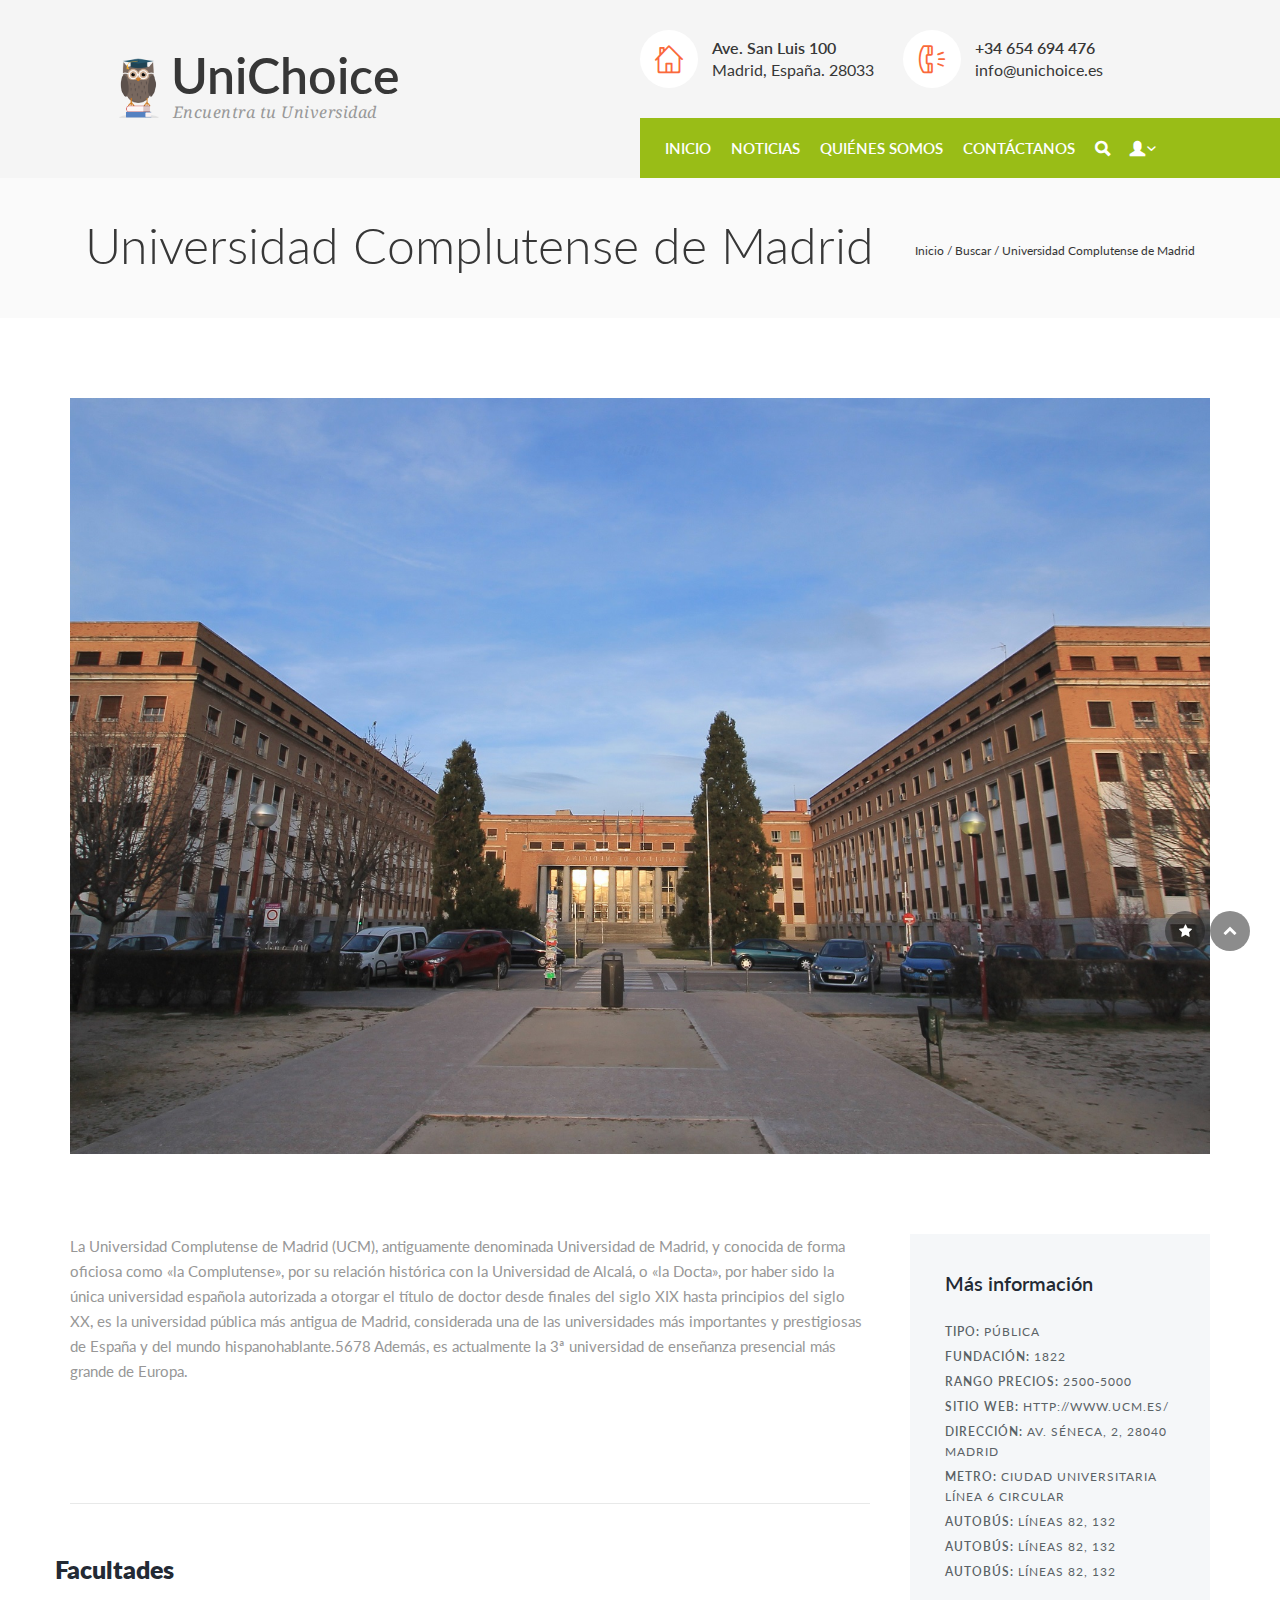
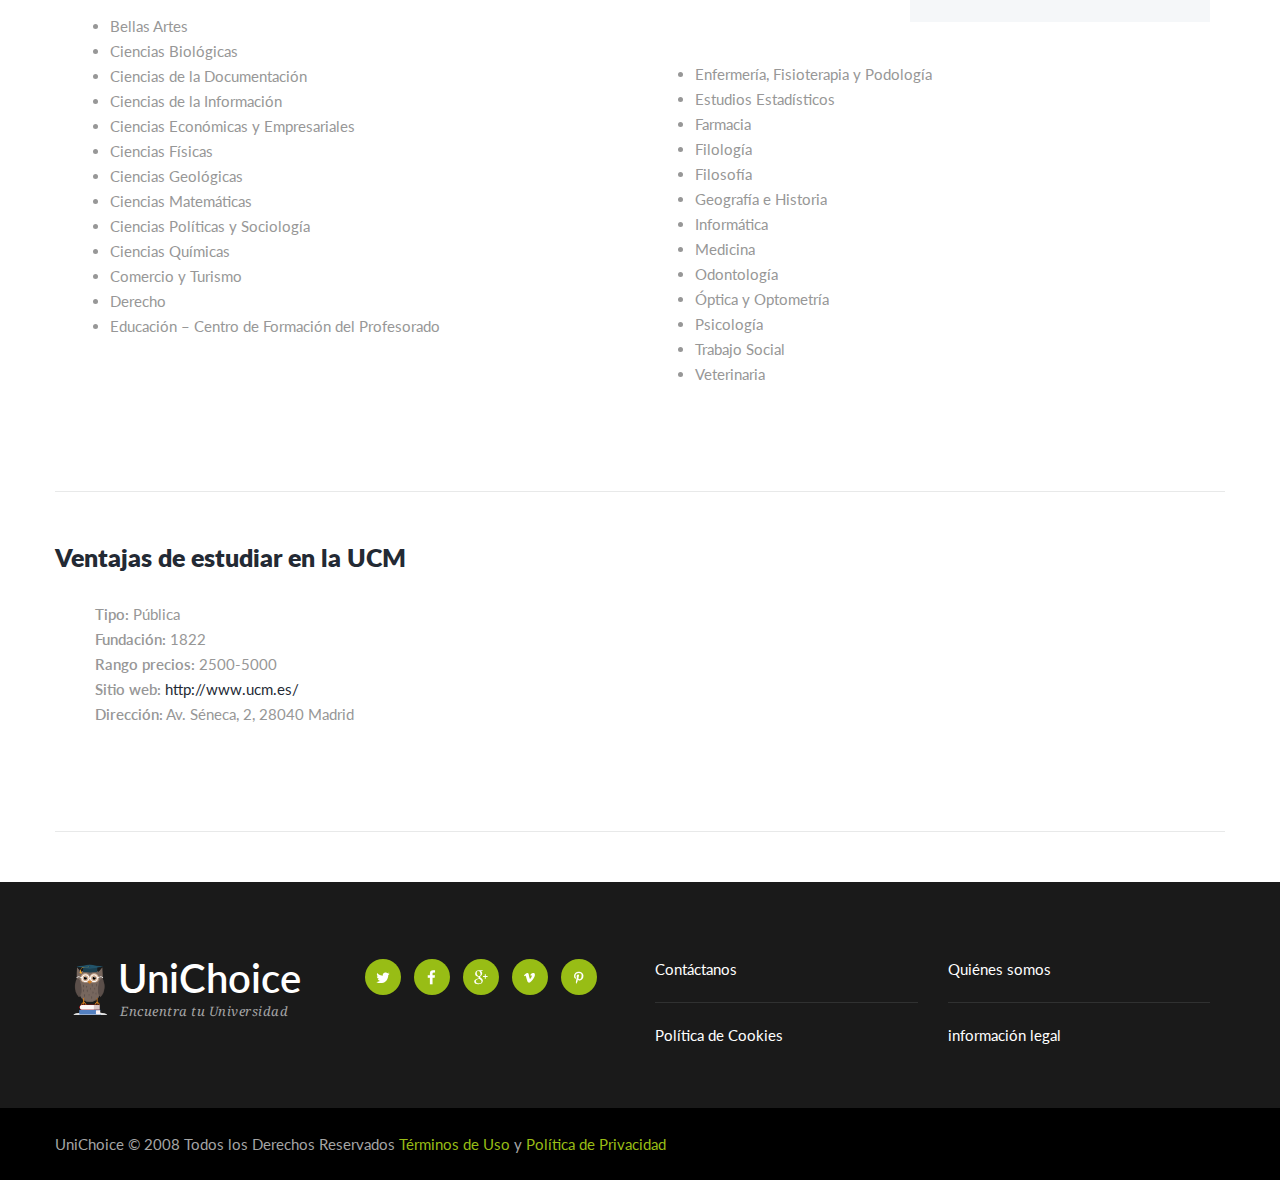
<file: gallery-portfolio-post-standard.html>
<!DOCTYPE html>
<html lang="en-US">
<head>

	<meta charset="UTF-8">
	<meta name="viewport" content="width=device-width, initial-scale=1, maximum-scale=1">
	<link rel="icon" type="image/x-icon" href="images/icon/favicon.ico">
	<!--[if lt IE 9]>
	<script src="js/vendor/html5.js" type="text/javascript"></script>
	<![endif]-->
	<title>UniChoice | Universidad</title>
	<link rel="stylesheet" href="css/bootstrap.min.css">
	<link rel="stylesheet" id="fontello-css" href="css/fontello.css" type="text/css" media="all">
	<link rel="stylesheet" id="packed-style-css" href="css/_packed.css" type="text/css" media="all">
	<link rel="stylesheet" id="main-style-css" href="css/main_style.css" type="text/css" media="all">
	<link rel="stylesheet" id="theme-skin-css" href="css/general.css" type="text/css" media="all">
	<style id="theme-skin-inline-css" type="text/css"></style>
	<link rel="stylesheet" id="responsive-css" href="css/responsive.css" type="text/css" media="all">

</head>
<body class="home page themerex_body fullscreen top_panel_above theme_skin_general usermenu_hide fixed_menu">
<!--[if lt IE 9]>
<div class="sc_infobox sc_infobox_style_error">
<div style="text-align:center;">It looks like you're using an old version of Internet Explorer. For the best experience, please <a href="http://microsoft.com" style="color:#191919">update your browser</a> or learn how to <a href="http://browsehappy.com" style="color:#222222">browse happy</a>!</div>
</div>
<![endif]-->

<div class="main_content">
	<div class="boxedWrap">
		<header class="noFixMenu menu_left with_user_menu">
			<div class="container-fluid">
				<div class="row">
					<div class="col-sm-12">
						<div class="topWrapFixed"></div>
						<div class="topWrap styleShaded">
							<div class="mainmenu_area">
								<div class="wrap_logo">
									<div class="logo with_text">
										<a href="index.html">
											<img src="images/logo/46x60.png" class="logo_main" alt="">
											<img src="images/logo/46x60.png" class="logo_fixed" alt="">
											<div class="logo_info">
												<span class="logo_text">
													<b>UniChoice</b>
												</span>
												<span class="logo_slogan">Encuentra tu Universidad</span>
											</div>
										</a>
									</div>
								</div>
								<div class="wrap_menu">
									<div class="infoTopWrap">
										<div class="location">
											<span class="info_icon icon-house"></span>
											<span class="contact_info_location">
												<b>Ave. San Luis 100</b>
												<br>Madrid, España. 28033
											</span>
										</div>
										<div class="phone">
											<span class="info_icon icon-phone-handle"></span>
											<span class="contact_info_phone">
												<b>+34 654 694 476</b>
												<br>info@unichoice.es
											</span>
										</div>
									</div>
									<a href="#" class="openResponsiveMenu"></a>
									<nav role="navigation" class="menuTopWrap topMenuStyleLine">
										<ul id="mainmenu" class="sf-arrows">
											<li class="menu-item">
												<a href="index.html">Inicio</a>
											</li>
											<li class="menu-item">
												<a href="#">Noticias</a>
											</li>
											<li class="menu-item">
												<a href="pages-subpages-about-us.html">QuiÉnes somos</a>
											</li>
											
											<li class="menu-item">
												<a href="pages-subpages-contacts.html">Contáctanos</a>
											</li>
											
											<li class="menu-item">
												<a href="pages-tools-idx.html" class="glyphicon glyphicon-search"></a>
											</li>
											<li class="menu-item menu-item-has-children">
												<a href="#" class="sf-with-ul glyphicon glyphicon-user"></a>
												<ul class="sub-menu">
													<li class="menu-item">
														<a href="#">Iniciar Sesión</a>
													</li>
													<li class="menu-item">
														<a href="pages-subpages-form.html">Regístrate</a>	
													</li>
												</ul>
											</li>
										</ul>
									</nav>
								</div>
							</div>
						</div>
					</div>
				</div>
			</div>
		</header>

		<section id="topOfPage" class="topTabsWrap no_padding_container">
			<div class="container">
				<div class="col-sm-12">
					<div class="speedBar">
						<a class="home" href="index.html">Inicio</a>
						<span class="breadcrumbs_delimiter"> / </span>
						<a class="all" href="#">Buscar</a>
						<span class="breadcrumbs_delimiter"> / </span>
						<a class="all" href="#">Universidad Complutense de Madrid</a>
					</div>
					<h1 class="pageTitle">Universidad Complutense de Madrid</h1>
				</div>
			</div>
		</section>

		<section class="light_section">
			<div class="container">
				<div class="row">
					<div class="col-sm-12">
						<div id="mobile_tap_hover" class="itemPage post_format_standard">
							<div class="imgNav taphover">
								<img src="images/isotope/1900x1262.png" alt="">
								<a class="itemPrev taphover" href="#">
									<span class="itInf">
										<span class="titleItem">Anterior</span>
									</span>
								</a>
								<a class="itemNext taphover" href="#">
									<span class="itInf">
										<span class="titleItem">Siguiente</span>
									</span>
								</a>
							</div>
						</div>
					</div>
				</div>
			</div>
		</section>

		<section class="light_section no_padding_container">
			<div class="container">
				<div class="row">
					<div class="col-sm-12">
						<div class="portfolBlock">
							<h5>Más información</h5>
							<ul>
								<li>
									<span>Tipo:</span>
									Pública
								</li>
								<li>
									<span>Fundación:</span>
									1822
								</li>
								<li>
									<span>Rango precios:</span>
									2500-5000
								</li>
								<li>
									<span>Sitio web:</span>
									<a href="http://www.ucm.es/">http://www.ucm.es/</a>
								</li>
								<li>
									<span>Dirección:</span>
									Av. Séneca, 2, 28040 Madrid
								</li>
								<li>
									<span>Metro:</span>
									Ciudad Universitaria Línea 6 Circular
								</li>
								<li>
									<span>Autobús:</span>
									Líneas 82, 132 
								</li>
								<li>
									<span>Autobús:</span>
									Líneas 82, 132 
								</li>
								<li>
									<span>Autobús:</span>
									Líneas 82, 132 
								</li>
							</ul>
						</div>
						<div class="post_text_area hrShadow withMargin">
							<p>La Universidad Complutense de Madrid (UCM), antiguamente denominada Universidad de Madrid, y conocida de forma oficiosa como «la Complutense», por su relación histórica con la Universidad de Alcalá, o «la Docta», por haber sido la única universidad española autorizada a otorgar el título de doctor desde finales del siglo XIX hasta principios del siglo XX, es la universidad pública más antigua de Madrid, considerada una de las universidades más importantes y prestigiosas de España y del mundo hispanohablante.5​6​7​8​ Además, es actualmente la 3ª universidad de enseñanza presencial más grande de Europa.</p>
						</div>
						<div class="row hrShadow withMargin">
							<h4>Facultades</h4>
							<div class="col-sm-6">
								<ul>
									<li>Bellas Artes</li>
							<li>Ciencias Biológicas</li>
							<li>Ciencias de la Documentación</li>
							<li>Ciencias de la Información</li>
							<li>Ciencias Económicas y Empresariales</li>
							<li>Ciencias Físicas</li>
							<li>Ciencias Geológicas</li>
							<li>Ciencias Matemáticas</li>
							<li>Ciencias Políticas y Sociología</li>
							<li>Ciencias Químicas</li>
							<li>Comercio y Turismo</li>
							<li>Derecho</li>
							<li>Educación – Centro de Formación del Profesorado</li>
								</ul>
							</div>
							<div class="col-sm-6">
								<ul>
									<li>Enfermería, Fisioterapia y Podología</li>
							<li>Estudios Estadísticos</li>
							<li>Farmacia</li>
							<li>Filología</li>
							<li>Filosofía</li>
							<li>Geografía e Historia</li>
							<li>Informática</li>
							<li>Medicina</li>
							<li>Odontología</li>
							<li>Óptica y Optometría</li>
							<li>Psicología</li>
							<li>Trabajo Social</li>
							<li>Veterinaria</li>
								</ul>
							</div>

					    </div>
					    	<div class="row hrShadow withMargin seccion-uni">
								<h4>Ventajas de estudiar en la UCM</h4>
								<ul style="list-style-type:none;">
									<li>
										<span>Tipo:</span>
										Pública
									</li>
									<li>
										<span>Fundación:</span>
										1822
									</li>
									<li>
										<span>Rango precios:</span>
										2500-5000
									</li>
									<li>
										<span>Sitio web:</span>
										<a href="http://www.ucm.es/">http://www.ucm.es/</a>
									</li>
									<li>
										<span>Dirección:</span>
										Av. Séneca, 2, 28040 Madrid
									</li>
								</ul>
						    </div>
					    </div>
					</div>

				</div>
			</div>
		</section>
		
		<section class="footerContentWrap no_padding_container light_section">
			<div class="container-fluid">
				<div class="row">
					<div class="col-sm-12">
						<footer class="footerWrap footerStyleDark">
							<div class="container footerWidget widget_area sidebarStyleDark">
								<aside class="col-md-3 col-sm-6 widgetWrap widget widget_socials">
									<div class="widget_inner">
										<div class="logo">
											<a href="index.html">
												<img src="images/logo/46x60.png" alt="">
												<div class="logo_info">
													<span class="logo_text">
														<b>UniChoice</b>
													</span>
													<span class="logo_slogan">Encuentra tu Universidad</span>
												</div>
											</a>
										</div>
									</div>
								</aside>
								<aside class="col-md-3 col-sm-6 widgetWrap widget widget_socials">
									<div class="logo_socials socPage">
										<ul>
											<li>
												<a class="social_icons icon-twitter" target="_blank" href="#"></a>
											</li>
											<li>
												<a class="social_icons icon-facebook" target="_blank" href="#"></a>
											</li>
											<li>
												<a class="social_icons icon-gplus" target="_blank" href="#"></a>
											</li>
											<li>
												<a class="social_icons icon-vimeo" target="_blank" href="#"></a>
											</li>
											<li>
												<a class="social_icons icon-pinterest" target="_blank" href="#"></a>
											</li>
										</ul>
									</div>
								</aside>
								<aside class="col-md-3 col-sm-6 widgetWrap widget widget_recent_comments">
									<ul id="recentcomments">
										<li class="recentcomments">
											<a href="pages-subpages-contacts.html">Contáctanos</a>
										</li>
										<li class="recentcomments">
											<a href="#">Política de Cookies</a>
										</li>
									</ul>
								</aside>
								<aside class="col-md-3 col-sm-6 widgetWrap widget widget_recent_comments">
									<ul id="recentcomments">
										<li class="recentcomments">
											<a href="pages-subpages-about-us.html">Quiénes somos</a>
										</li>
										<li class="recentcomments">
											<a href="#">información legal</a>
										</li>
									</ul>
								</aside>
							</div>
						</footer>
						<div class="copyWrap">
							<div class="copy container">
								<div class="copyright">
									UniChoice © 2008 Todos los Derechos Reservados
									<a href="#">Términos de Uso</a>
									y
									<a href="#">Política de Privacidad</a>
								</div>
							</div>
						</div>
					</div>
				</div>
			</div>
		</section>

	</div>
</div>

<div class="preloader">
    <div class="preloader_image"></div>
</div>

	<script type="text/javascript" src="js/vendor/jquery.js"></script>
	<script type="text/javascript" src="js/vendor/bootstrap.min.js"></script>
	<script type="text/javascript" src="js/vendor/jquery-migrate.min.js"></script>
	<script type="text/javascript" src="js/custom/_main.js"></script>
	<script type="text/javascript" src="js/custom/_packed.js"></script>
	<script type="text/javascript" src="js/custom/custom_menu.js"></script>
	<script type="text/javascript" src="js/vendor/core.min.js"></script>
	<script type="text/javascript" src="js/custom/shortcodes_init.js"></script>
	<script type="text/javascript" src="js/custom/_utils.js"></script>
	<script type="text/javascript" src="js/custom/_front.js"></script>
	<script type="text/javascript" src="js/vendor/draggable.min.js"></script>
	
	<!-- Customizer -->
	<!-- <script type="text/javascript" src="custom_menu/js/_customizer.js"></script>-->
	<!-- <script type="text/javascript" src="custom_menu/js/custom_tools.js"></script>-->




</body>
</html>
</file>
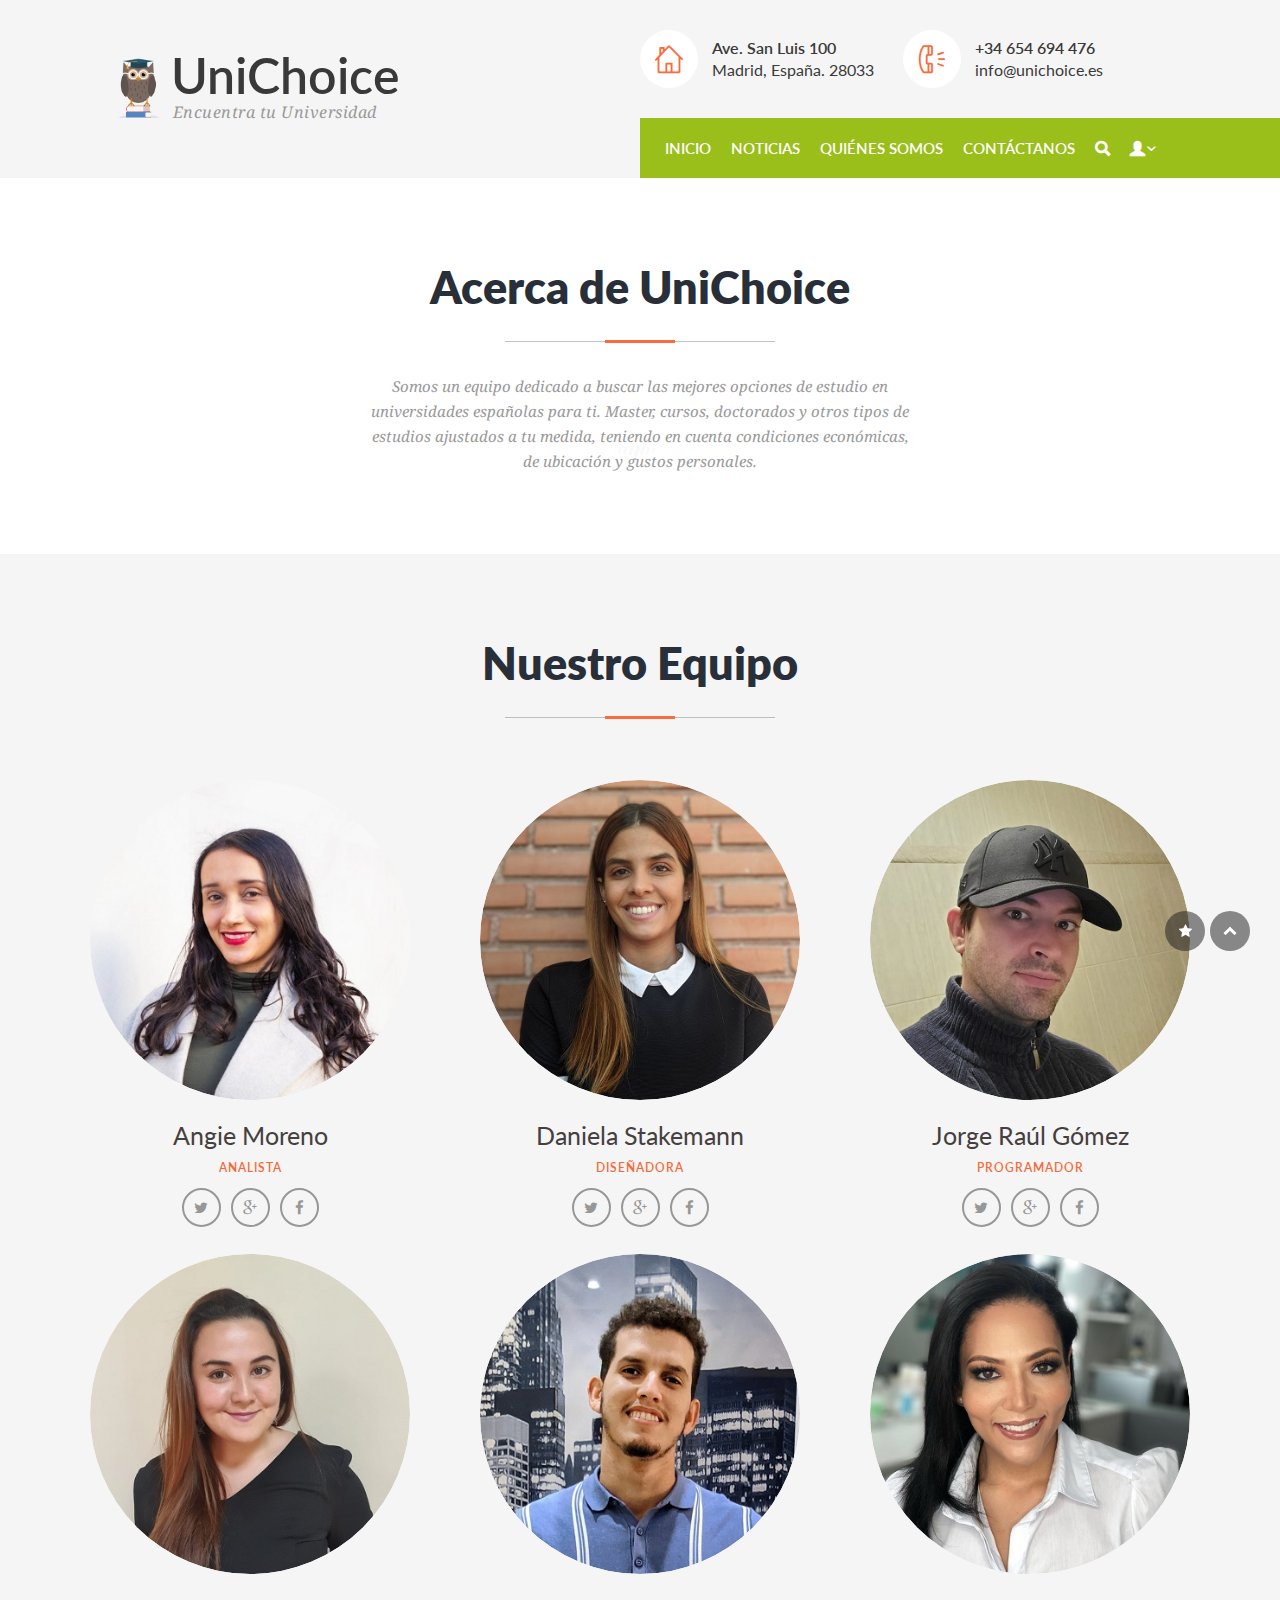
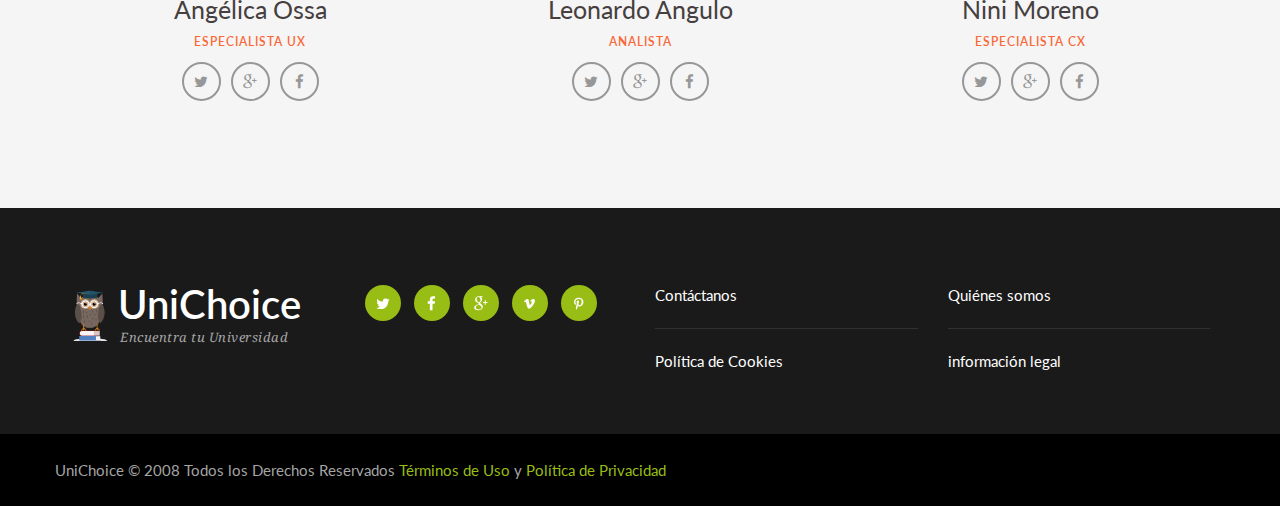
<file: pages-subpages-about-us.html>
<!DOCTYPE html>
<html lang="en-US">
<head>

	<meta charset="UTF-8">
	<meta name="viewport" content="width=device-width, initial-scale=1, maximum-scale=1">
	<link rel="icon" type="image/x-icon" href="images/icon/favicon.ico">
	<!--[if lt IE 9]>
	<script src="js/vendor/html5.js" type="text/javascript"></script>
	<![endif]-->
	<title>UniChoice | Quiénes somos</title>
	<link rel="stylesheet" href="css/bootstrap.min.css">
	<link rel="stylesheet" id="fontello-css" href="css/fontello.css" type="text/css" media="all">
	<link rel="stylesheet" id="packed-style-css" href="css/_packed.css" type="text/css" media="all">
	<link rel="stylesheet" id="main-style-css" href="css/main_style.css" type="text/css" media="all">
	<link rel="stylesheet" id="theme-skin-css" href="css/general.css" type="text/css" media="all">
	<style id="theme-skin-inline-css" type="text/css"></style>
	<link rel="stylesheet" id="responsive-css" href="css/responsive.css" type="text/css" media="all">

</head>
<body class="home page themerex_body fullscreen top_panel_above theme_skin_general usermenu_hide fixed_menu">
<!--[if lt IE 9]>
<div class="sc_infobox sc_infobox_style_error">
<div style="text-align:center;">It looks like you're using an old version of Internet Explorer. For the best experience, please <a href="http://microsoft.com" style="color:#191919">update your browser</a> or learn how to <a href="http://browsehappy.com" style="color:#222222">browse happy</a>!</div>
</div>
<![endif]-->

<div class="main_content">
	<div class="boxedWrap">
		<header class="noFixMenu menu_left with_user_menu">
			<div class="container-fluid">
				<div class="row">
					<div class="col-sm-12">
						<div class="topWrapFixed"></div>
						<div class="topWrap styleShaded">
							<div class="mainmenu_area">
								<div class="wrap_logo">
									<div class="logo with_text">
										<a href="index.html">
											<img src="images/logo/46x60.png" class="logo_main" alt="">
											<img src="images/logo/46x60.png" class="logo_fixed" alt="">
											<div class="logo_info">
												<span class="logo_text">
													<b>UniChoice</b>
												</span>
												<span class="logo_slogan">Encuentra tu Universidad</span>
											</div>
										</a>
									</div>
								</div>
								<div class="wrap_menu">
									<div class="infoTopWrap">
										<div class="location">
											<span class="info_icon icon-house"></span>
											<span class="contact_info_location">
												<b>Ave. San Luis 100</b>
												<br>Madrid, España. 28033
											</span>
										</div>
										<div class="phone">
											<span class="info_icon icon-phone-handle"></span>
											<span class="contact_info_phone">
												<b>+34 654 694 476</b>
												<br>info@unichoice.es
											</span>
										</div>
									</div>
									<a href="#" class="openResponsiveMenu"></a>
									<nav role="navigation" class="menuTopWrap topMenuStyleLine">
										<ul id="mainmenu" class="sf-arrows">
											<li class="menu-item">
												<a href="index.html">Inicio</a>
											</li>
											<li class="menu-item">
												<a href="#">Noticias</a>
											</li>
											<li class="menu-item">
												<a href="pages-subpages-about-us.html">QuiÉnes somos</a>
											</li>
											
											<li class="menu-item">
												<a href="pages-subpages-contacts.html">Contáctanos</a>
											</li>
											
											<li class="menu-item">
												<a href="pages-tools-idx.html" class="glyphicon glyphicon-search"></a>
											</li>
											<li class="menu-item menu-item-has-children">
												<a href="#" class="sf-with-ul glyphicon glyphicon-user"></a>
												<ul class="sub-menu">
													<li class="menu-item">
														<a href="#">Iniciar Sesión</a>
													</li>
													<li class="menu-item">
														<a href="pages-subpages-form.html">Regístrate</a>	
													</li>
												</ul>
											</li>
										</ul>
									</nav>
								</div>
							</div>
						</div>
					</div>
				</div>
			</div>
		</header>

		<section class="light_section">
			<div class="container">
				<div class="row">
					<div class="col-sm-12">
						<h2 class="sc_title_align_center sc_title sc_title_underline color_1">Acerca de UniChoice</h2>
						<div class="sc_content sc_aligncenter text_styling">
							Somos un equipo dedicado a buscar las mejores opciones de estudio en <br />
							universidades españolas para ti. Master, cursos, doctorados y otros tipos de<br />
							 estudios ajustados a tu medida, teniendo en cuenta condiciones económicas, <br />
							 de ubicación y gustos personales. 
						</div>
					</div>
				</div>
			</div>
		</section>

		<section class="grey_section">
			<div class="container">
				<div class="row">
					<div class="col-sm-12">
						<h2 class="sc_title_align_center sc_title sc_title_underline color_1">Nuestro Equipo</h2>
					</div>
				</div>
				<div class="row">
				<div class="sc_team">
					<div class="sc_columns columnsWrap">
						<div class="col-sm-4 no_margin_top">
							<div class="sc_team_item sc_team_item_1 odd first">
								<div class="sc_team_item_avatar">
									<img alt="t2.jpg" src="images/team/Angiee.jpeg">
									<a class="hoverLink" href="#"></a>
								</div>
								<div class="sc_team_item_info">
									<h4 class="sc_team_item_title">Angie Moreno</h4>
									<div class="sc_team_item_position">Analista</div>
									<ul class="sc_team_item_socials">
										<li>
											<a href="#" class="social_icons social_twitter icon-twitter" target="_blank"></a>
										</li>
										<li>
											<a href="#" class="social_icons social_gplus icon-gplus" target="_blank"></a>
										</li>
										<li>
											<a href="#" class="social_icons social_facebook icon-facebook" target="_blank"></a>
										</li>
									</ul>
								</div>
							</div>
						</div>
						<div class="col-sm-4 no_margin_top">
							<div class="sc_team_item sc_team_item_2 even">
								<div class="sc_team_item_avatar">
									<img alt="t4.jpg" src="images/team/Daniela.jpeg">
									<a class="hoverLink" href="#"></a>
								</div>
								<div class="sc_team_item_info">
									<h4 class="sc_team_item_title">Daniela Stakemann</h4>
									<div class="sc_team_item_position">Diseñadora</div>
									<ul class="sc_team_item_socials">
										<li>
											<a href="#" class="social_icons social_twitter icon-twitter" target="_blank"></a>
										</li>
										<li>
											<a href="#" class="social_icons social_gplus icon-gplus" target="_blank"></a>
										</li>
										<li>
											<a href="#" class="social_icons social_facebook icon-facebook" target="_blank"></a>
										</li>
									</ul>
								</div>
							</div>
						</div>
						<div class="col-sm-4 no_margin_top">
							<div class="sc_team_item sc_team_item_3 odd">
								<div class="sc_team_item_avatar">
									<img alt="t1.jpg" src="images/team/raul.jpeg">
									<a class="hoverLink" href="#"></a>
								</div>
								<div class="sc_team_item_info">
									<h4 class="sc_team_item_title">Jorge Raúl Gómez</h4>
									<div class="sc_team_item_position">Programador</div>
									<ul class="sc_team_item_socials">
										<li>
											<a href="#" class="social_icons social_twitter icon-twitter" target="_blank"></a>
										</li>
										<li>
											<a href="#" class="social_icons social_gplus icon-gplus" target="_blank"></a>
										</li>
										<li>
											<a href="#" class="social_icons social_facebook icon-facebook" target="_blank"></a>
										</li>
									</ul>
								</div>
							</div>
						</div>
						<div class="col-sm-4 no_margin_top">
							<div class="sc_team_item sc_team_item_1 odd first">
								<div class="sc_team_item_avatar">
									<img alt="t2.jpg" src="images/team/Angelica.jpeg">
									<a class="hoverLink" href="#"></a>
								</div>
								<div class="sc_team_item_info">
									<h4 class="sc_team_item_title">Angélica Ossa</h4>
									<div class="sc_team_item_position">Especialista UX</div>
									<ul class="sc_team_item_socials">
										<li>
											<a href="#" class="social_icons social_twitter icon-twitter" target="_blank"></a>
										</li>
										<li>
											<a href="#" class="social_icons social_gplus icon-gplus" target="_blank"></a>
										</li>
										<li>
											<a href="#" class="social_icons social_facebook icon-facebook" target="_blank"></a>
										</li>
									</ul>
								</div>
							</div>
						</div>
						<div class="col-sm-4 no_margin_top">
							<div class="sc_team_item sc_team_item_2 even">
								<div class="sc_team_item_avatar">
									<img alt="t4.jpg" src="images/team/leo.jpeg">
									<a class="hoverLink" href="#"></a>
								</div>
								<div class="sc_team_item_info">
									<h4 class="sc_team_item_title">Leonardo Angulo</h4>
									<div class="sc_team_item_position">Analista</div>
									<ul class="sc_team_item_socials">
										<li>
											<a href="#" class="social_icons social_twitter icon-twitter" target="_blank"></a>
										</li>
										<li>
											<a href="#" class="social_icons social_gplus icon-gplus" target="_blank"></a>
										</li>
										<li>
											<a href="#" class="social_icons social_facebook icon-facebook" target="_blank"></a>
										</li>
									</ul>
								</div>
							</div>
						</div>
						<div class="col-sm-4 no_margin_top">
							<div class="sc_team_item sc_team_item_3 odd">
								<div class="sc_team_item_avatar">
									<img alt="t1.jpg" src="images/team/Nini.jpeg">
									<a class="hoverLink" href="#"></a>
								</div>
								<div class="sc_team_item_info">
									<h4 class="sc_team_item_title">Nini Moreno</h4>
									<div class="sc_team_item_position">Especialista CX</div>
									<ul class="sc_team_item_socials">
										<li>
											<a href="#" class="social_icons social_twitter icon-twitter" target="_blank"></a>
										</li>
										<li>
											<a href="#" class="social_icons social_gplus icon-gplus" target="_blank"></a>
										</li>
										<li>
											<a href="#" class="social_icons social_facebook icon-facebook" target="_blank"></a>
										</li>
									</ul>
								</div>
							</div>
						</div>
					</div>
				</div>
				</div>
			</div>
		</section>

		<section class="footerContentWrap no_padding_container light_section">
			<div class="container-fluid">
				<div class="row">
					<div class="col-sm-12">
						<footer class="footerWrap footerStyleDark">
							<div class="container footerWidget widget_area sidebarStyleDark">
								<aside class="col-md-3 col-sm-6 widgetWrap widget widget_socials">
									<div class="widget_inner">
										<div class="logo">
											<a href="index.html">
												<img src="images/logo/46x60.png" alt="">
												<div class="logo_info">
													<span class="logo_text">
														<b>UniChoice</b>
													</span>
													<span class="logo_slogan">Encuentra tu Universidad</span>
												</div>
											</a>
										</div>
									</div>
								</aside>
								<aside class="col-md-3 col-sm-6 widgetWrap widget widget_socials">
									<div class="logo_socials socPage">
										<ul>
											<li>
												<a class="social_icons icon-twitter" target="_blank" href="#"></a>
											</li>
											<li>
												<a class="social_icons icon-facebook" target="_blank" href="#"></a>
											</li>
											<li>
												<a class="social_icons icon-gplus" target="_blank" href="#"></a>
											</li>
											<li>
												<a class="social_icons icon-vimeo" target="_blank" href="#"></a>
											</li>
											<li>
												<a class="social_icons icon-pinterest" target="_blank" href="#"></a>
											</li>
										</ul>
									</div>
								</aside>
								<aside class="col-md-3 col-sm-6 widgetWrap widget widget_recent_comments">
									<ul id="recentcomments">
										<li class="recentcomments">
											<a href="pages-subpages-contacts.html">Contáctanos</a>
										</li>
										<li class="recentcomments">
											<a href="#">Política de Cookies</a>
										</li>
									</ul>
								</aside>
								<aside class="col-md-3 col-sm-6 widgetWrap widget widget_recent_comments">
									<ul id="recentcomments">
										<li class="recentcomments">
											<a href="pages-subpages-about-us.html">Quiénes somos</a>
										</li>
										<li class="recentcomments">
											<a href="#">información legal</a>
										</li>
									</ul>
								</aside>
							</div>
						</footer>
						<div class="copyWrap">
							<div class="copy container">
								<div class="copyright">
									UniChoice © 2008 Todos los Derechos Reservados
									<a href="#">Términos de Uso</a>
									y
									<a href="#">Política de Privacidad</a>
								</div>
							</div>
						</div>
					</div>
				</div>
			</div>
		</section>

	</div>
</div>

<div class="preloader">
    <div class="preloader_image"></div>
</div>

	<script type="text/javascript" src="js/vendor/jquery.js"></script>
	<script type="text/javascript" src="js/vendor/bootstrap.min.js"></script>
	<script type="text/javascript" src="js/vendor/jquery-migrate.min.js"></script>
	<script type="text/javascript" src="js/custom/_main.js"></script>
	<script type="text/javascript" src="js/custom/_packed.js"></script>
	<script type="text/javascript" src="js/custom/custom_menu.js"></script>
	<script type="text/javascript" src="js/vendor/core.min.js"></script>
	<script type="text/javascript" src="js/custom/shortcodes_init.js"></script>
	<script type="text/javascript" src="js/custom/_utils.js"></script>
	<script type="text/javascript" src="js/custom/_front.js"></script>
	<script type="text/javascript" src="js/vendor/draggable.min.js"></script>

	<!-- Customizer -->
	<!-- <script type="text/javascript" src="custom_menu/js/_customizer.js"></script>-->
	<!-- <script type="text/javascript" src="custom_menu/js/custom_tools.js"></script>-->




</body>
</html>
</file>
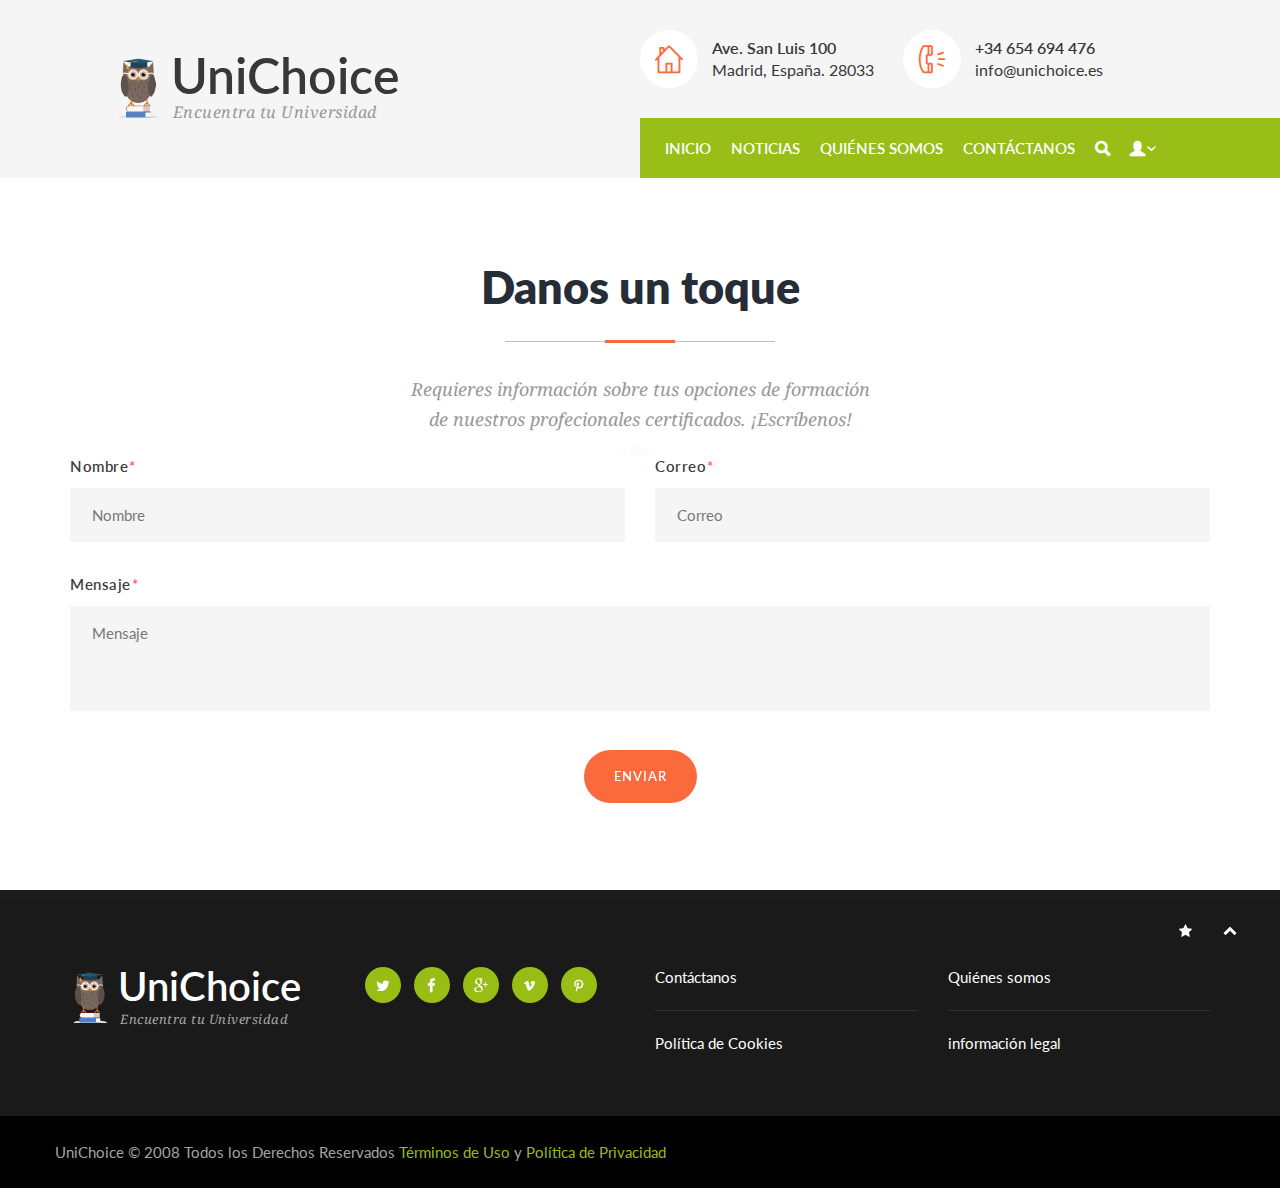
<file: pages-subpages-contacts.html>
<!DOCTYPE html>
<html lang="en-US">
<head>

	<meta charset="UTF-8">
	<meta name="viewport" content="width=device-width, initial-scale=1, maximum-scale=1">
	<link rel="icon" type="image/x-icon" href="images/icon/favicon.ico">
	<!--[if lt IE 9]>
	<script src="js/vendor/html5.js" type="text/javascript"></script>
	<![endif]-->
	<title>UniChoice | Contáctanos</title>
	<link rel="stylesheet" href="css/bootstrap.min.css">
	<link rel="stylesheet" id="fontello-css" href="css/fontello.css" type="text/css" media="all">
	<link rel="stylesheet" id="packed-style-css" href="css/_packed.css" type="text/css" media="all">
	<link rel="stylesheet" id="main-style-css" href="css/main_style.css" type="text/css" media="all">
	<link rel="stylesheet" id="theme-skin-css" href="css/general.css" type="text/css" media="all">
	<style id="theme-skin-inline-css" type="text/css"></style>
	<link rel="stylesheet" id="responsive-css" href="css/responsive.css" type="text/css" media="all">

</head>
<body class="home page themerex_body fullscreen top_panel_above theme_skin_general usermenu_hide fixed_menu">

<!--[if lt IE 9]>
<div class="sc_infobox sc_infobox_style_error">
<div style="text-align:center;">It looks like you're using an old version of Internet Explorer. For the best experience, please <a href="http://microsoft.com" style="color:#191919">update your browser</a> or learn how to <a href="http://browsehappy.com" style="color:#222222">browse happy</a>!</div>
</div>
<![endif]-->

<div class="main_content">
	<div class="boxedWrap">
		<header class="noFixMenu menu_left with_user_menu">
			<div class="container-fluid">
				<div class="row">
					<div class="col-sm-12">
						<div class="topWrapFixed"></div>
						<div class="topWrap styleShaded">
							<div class="mainmenu_area">
								<div class="wrap_logo">
									<div class="logo with_text">
										<a href="index.html">
											<img src="images/logo/46x60.png" class="logo_main" alt="">
											<img src="images/logo/46x60.png" class="logo_fixed" alt="">
											<div class="logo_info">
												<span class="logo_text">
													<b>UniChoice</b>
												</span>
												<span class="logo_slogan">Encuentra tu Universidad</span>
											</div>
										</a>
									</div>
								</div>
								<div class="wrap_menu">
									<div class="infoTopWrap">
										<div class="location">
											<span class="info_icon icon-house"></span>
											<span class="contact_info_location">
												<b>Ave. San Luis 100</b>
												<br>Madrid, España. 28033
											</span>
										</div>
										<div class="phone">
											<span class="info_icon icon-phone-handle"></span>
											<span class="contact_info_phone">
												<b>+34 654 694 476</b>
												<br>info@unichoice.es
											</span>
										</div>
									</div>
									<a href="#" class="openResponsiveMenu"></a>
									<nav role="navigation" class="menuTopWrap topMenuStyleLine">
										<ul id="mainmenu" class="sf-arrows">
											<li class="menu-item">
												<a href="index.html">Inicio</a>
											</li>
											<li class="menu-item">
												<a href="#">Noticias</a>
											</li>
											<li class="menu-item">
												<a href="pages-subpages-about-us.html">QuiÉnes somos</a>
											</li>
											
											<li class="menu-item">
												<a href="pages-subpages-contacts.html">Contáctanos</a>
											</li>
											
											<li class="menu-item">
												<a href="pages-tools-idx.html" class="glyphicon glyphicon-search"></a>
											</li>
											<li class="menu-item menu-item-has-children">
												<a href="#" class="sf-with-ul glyphicon glyphicon-user"></a>
												<ul class="sub-menu">
													<li class="menu-item">
														<a href="#">Iniciar Sesión</a>
													</li>
													<li class="menu-item">
														<a href="pages-subpages-form.html">Regístrate</a>	
													</li>
												</ul>
											</li>
										</ul>
									</nav>
								</div>
							</div>
						</div>
					</div>
				</div>
			</div>
		</header>

		<section class="light_section" >
			<div class="container">
				<div class="row">
					<div class="col-sm-12">		
						<h2 class="sc_title_align_center sc_title sc_title_underline color_1">Danos un toque</h2>
						<div class="sc_content sc_subtitle sc_aligncenter text_styling">
							Requieres información sobre tus opciones de formación<br />
							de nuestros profecionales certificados. ¡Escríbenos! 
						</div>
					</div>
				</div>
				<div>
					<div class="dark sc_contact_form sc_contact_form_contact_1">
					    <form class="contact_1" method="post" action="include/contact-form.php">
							<div class="row">
								<div class="col-sm-6">
									<label class="required" for="sc_contact_form_username">Nombre</label>
					                <input type="text" name="name" id="sc_contact_form_username" placeholder="Nombre">
					            </div>
								<div class="col-sm-6">
									<label class="required" for="sc_contact_form_email">Correo</label>
					                <input type="text" name="email" id="sc_contact_form_email" placeholder="Correo">
					            </div>
					        </div>
							<div class="row">
								<div class="col-sm-12">
							        <div class="message">
										<div class="">
											<label class="required" for="sc_contact_form_message">Mensaje</label>
							                <textarea  id="sc_contact_form_message" class="textAreaSize" name="message" placeholder="Mensaje"></textarea>
							            </div>
							        </div>
									<div class="sc_contact_form_button">
										<div class="squareButton sc_button_style_accent_2 sc_button_size_big global big">
											<button type="submit" name="contact_submit" class="sc_contact_form_submit">Enviar</button>
										</div>
									</div>

							        <div class="result sc_infobox"></div>
							    </div>
							</div>
					    </form>
					</div> 
				</div>
			</div>
		</section> 

		<section class="footerContentWrap no_padding_container light_section">
			<div class="container-fluid">
				<div class="row">
					<div class="col-sm-12">
						<footer class="footerWrap footerStyleDark">
							<div class="container footerWidget widget_area sidebarStyleDark">
								<aside class="col-md-3 col-sm-6 widgetWrap widget widget_socials">
									<div class="widget_inner">
										<div class="logo">
											<a href="index.html">
												<img src="images/logo/46x60.png" alt="">
												<div class="logo_info">
													<span class="logo_text">
														<b>UniChoice</b>
													</span>
													<span class="logo_slogan">Encuentra tu Universidad</span>
												</div>
											</a>
										</div>
									</div>
								</aside>
								<aside class="col-md-3 col-sm-6 widgetWrap widget widget_socials">
									<div class="logo_socials socPage">
										<ul>
											<li>
												<a class="social_icons icon-twitter" target="_blank" href="#"></a>
											</li>
											<li>
												<a class="social_icons icon-facebook" target="_blank" href="#"></a>
											</li>
											<li>
												<a class="social_icons icon-gplus" target="_blank" href="#"></a>
											</li>
											<li>
												<a class="social_icons icon-vimeo" target="_blank" href="#"></a>
											</li>
											<li>
												<a class="social_icons icon-pinterest" target="_blank" href="#"></a>
											</li>
										</ul>
									</div>
								</aside>
								<aside class="col-md-3 col-sm-6 widgetWrap widget widget_recent_comments">
									<ul id="recentcomments">
										<li class="recentcomments">
											<a href="pages-subpages-contacts.html">Contáctanos</a>
										</li>
										<li class="recentcomments">
											<a href="#">Política de Cookies</a>
										</li>
									</ul>
								</aside>
								<aside class="col-md-3 col-sm-6 widgetWrap widget widget_recent_comments">
									<ul id="recentcomments">
										<li class="recentcomments">
											<a href="pages-subpages-about-us.html">Quiénes somos</a>
										</li>
										<li class="recentcomments">
											<a href="#">información legal</a>
										</li>
									</ul>
								</aside>
							</div>
						</footer>
						<div class="copyWrap">
							<div class="copy container">
								<div class="copyright">
									UniChoice © 2008 Todos los Derechos Reservados
									<a href="#">Términos de Uso</a>
									y
									<a href="#">Política de Privacidad</a>
								</div>
							</div>
						</div>
					</div>
				</div>
			</div>
		</section>

	</div>
</div>

<div class="preloader">
    <div class="preloader_image"></div>
</div>

	<script type="text/javascript" src="js/vendor/jquery.js"></script>
	<script type="text/javascript" src="js/vendor/bootstrap.min.js"></script>
	<script type="text/javascript" src="js/vendor/jquery-migrate.min.js"></script>
	<script type="text/javascript" src="js/custom/_main.js"></script>
	<script type="text/javascript" src="js/custom/_packed.js"></script>
	<script type="text/javascript" src="js/custom/custom_menu.js"></script>
	<script type="text/javascript" src="js/custom/_form_contact.js"></script>
	<script type="text/javascript" src="js/vendor/core.min.js"></script>
	<script type="text/javascript" src="js/custom/shortcodes_init.js"></script>
	<script type="text/javascript" src="js/custom/_utils.js"></script>
	<script type="text/javascript" src="js/custom/_front.js"></script>
	<script type="text/javascript" src="js/vendor/draggable.min.js"></script>
	<script type='text/javascript' src="http://maps.google.com/maps/api/js?sensor=false"></script>
	<script type="text/javascript" src="js/custom/_googlemap_init.js"></script>

	<!-- Customizer -->
	<!-- <script type="text/javascript" src="custom_menu/js/_customizer.js"></script>-->
	<!-- <script type="text/javascript" src="custom_menu/js/custom_tools.js"></script>-->




</body>
</html>
</file>
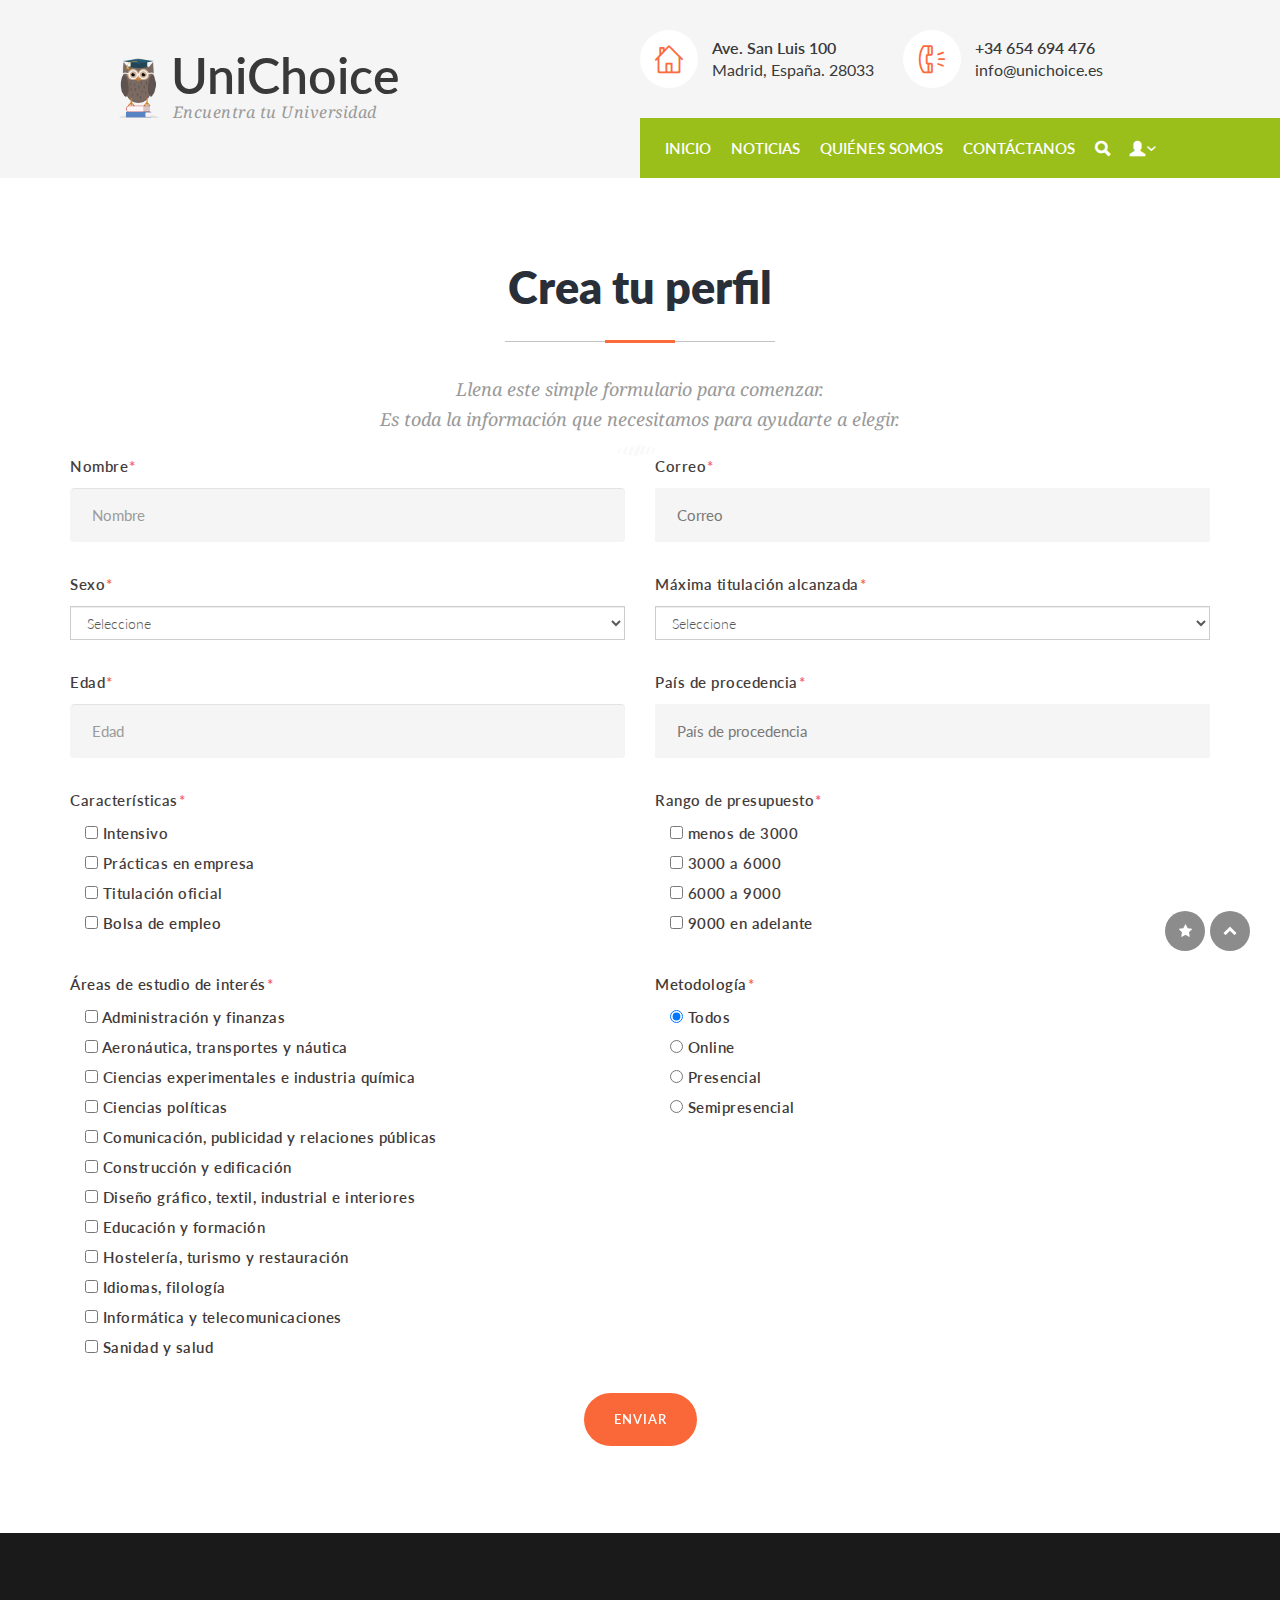
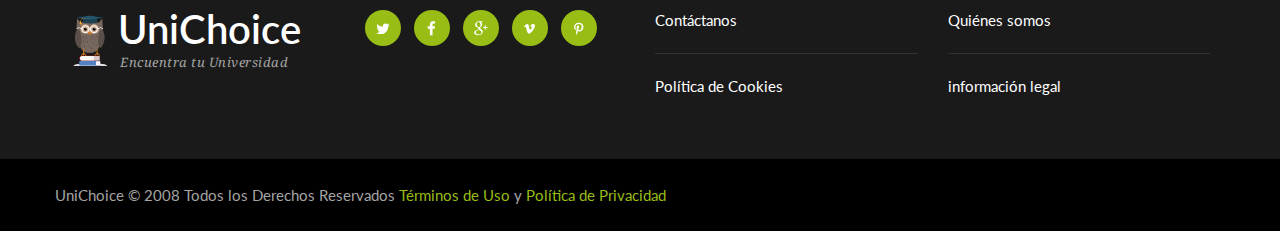
<file: pages-subpages-form.html>
<!DOCTYPE html>
<html lang="en-US">
<head>

	<meta charset="UTF-8">
	<meta name="viewport" content="width=device-width, initial-scale=1, maximum-scale=1">
	<link rel="icon" type="image/x-icon" href="images/icon/favicon.ico">
	<!--[if lt IE 9]>
	<script src="js/vendor/html5.js" type="text/javascript"></script>
	<![endif]-->
	<title>UniChoice | Regístrate</title>
	<link rel="stylesheet" href="css/bootstrap.min.css">
	<link rel="stylesheet" id="fontello-css" href="css/fontello.css" type="text/css" media="all">
	<link rel="stylesheet" id="packed-style-css" href="css/_packed.css" type="text/css" media="all">
	<link rel="stylesheet" id="main-style-css" href="css/main_style.css" type="text/css" media="all">
	<link rel="stylesheet" id="theme-skin-css" href="css/general.css" type="text/css" media="all">
	<style id="theme-skin-inline-css" type="text/css"></style>
	<link rel="stylesheet" id="responsive-css" href="css/responsive.css" type="text/css" media="all">

</head>
<body class="home page themerex_body fullscreen top_panel_above theme_skin_general usermenu_hide fixed_menu">

<!--[if lt IE 9]>
<div class="sc_infobox sc_infobox_style_error">
<div style="text-align:center;">It looks like you're using an old version of Internet Explorer. For the best experience, please <a href="http://microsoft.com" style="color:#191919">update your browser</a> or learn how to <a href="http://browsehappy.com" style="color:#222222">browse happy</a>!</div>
</div>
<![endif]-->

<div class="main_content">
	<div class="boxedWrap">
		<header class="noFixMenu menu_left with_user_menu">
			<div class="container-fluid">
				<div class="row">
					<div class="col-sm-12">
						<div class="topWrapFixed"></div>
						<div class="topWrap styleShaded">
							<div class="mainmenu_area">
								<div class="wrap_logo">
									<div class="logo with_text">
										<a href="index.html">
											<img src="images/logo/46x60.png" class="logo_main" alt="">
											<img src="images/logo/46x60.png" class="logo_fixed" alt="">
											<div class="logo_info">
												<span class="logo_text">
													<b>UniChoice</b>
												</span>
												<span class="logo_slogan">Encuentra tu Universidad</span>
											</div>
										</a>
									</div>
								</div>
								<div class="wrap_menu">
									<div class="infoTopWrap">
										<div class="location">
											<span class="info_icon icon-house"></span>
											<span class="contact_info_location">
												<b>Ave. San Luis 100</b>
												<br>Madrid, España. 28033
											</span>
										</div>
										<div class="phone">
											<span class="info_icon icon-phone-handle"></span>
											<span class="contact_info_phone">
												<b>+34 654 694 476</b>
												<br>info@unichoice.es
											</span>
										</div>
									</div>
									<a href="#" class="openResponsiveMenu"></a>
									<nav role="navigation" class="menuTopWrap topMenuStyleLine">
										<ul id="mainmenu" class="sf-arrows">
											<li class="menu-item">
												<a href="index.html">Inicio</a>
											</li>
											<li class="menu-item">
												<a href="#">Noticias</a>
											</li>
											<li class="menu-item">
												<a href="pages-subpages-about-us.html">QuiÉnes somos</a>
											</li>
											
											<li class="menu-item">
												<a href="pages-subpages-contacts.html">Contáctanos</a>
											</li>
											
											<li class="menu-item">
												<a href="pages-tools-idx.html" class="glyphicon glyphicon-search"></a>
											</li>
											<li class="menu-item menu-item-has-children">
												<a href="#" class="sf-with-ul glyphicon glyphicon-user"></a>
												<ul class="sub-menu">
													<li class="menu-item">
														<a href="#">Iniciar Sesión</a>
													</li>
													<li class="menu-item">
														<a href="pages-subpages-form.html">Regístrate</a>	
													</li>
												</ul>
											</li>
										</ul>
									</nav>
								</div>
							</div>
						</div>
					</div>
				</div>
			</div>
		</header>

		<section class="light_section" >
			<div class="container">
				<div class="row">
					<div class="col-sm-12">		
						<h2 class="sc_title_align_center sc_title sc_title_underline color_1">Crea tu perfil</h2>
						<div class="sc_content sc_subtitle sc_aligncenter text_styling">
							Llena este simple formulario para comenzar. <br/>
							Es toda la información que necesitamos para ayudarte a elegir.
						</div>
					</div>
				</div>
				<div>
					<div class="dark sc_contact_form sc_contact_form_contact_1">
					    <form class="contact_1" method="post" action="include/contact-form.php">
							<div class="row">
								<div class="col-sm-6">
									<label class="required" for="sc_contact_form_username">Nombre</label>
					                <input type="text" class="form-control" placeholder="Nombre">
					            </div>
								<div class="col-sm-6">
									<label class="required" for="sc_contact_form_email">Correo</label>
					                <input type="text" name="email" id="sc_contact_form_email" placeholder="Correo">
					            </div>
							</div>
							<div class="row">
								<div class="col-sm-6">
									<label class="required">Sexo</label>
									<select class="form-control">
										<option>Seleccione</option>
										<option>Masculino</option>
										<option>Femenino</option>
										<option>Otro</option>
										<option>Prefiero no responder</option>
									  </select>
								</div>
								<div class="col-sm-6">
									<label class="required">Máxima titulación alcanzada</label>
									<select class="form-control">
										<option>Seleccione</option>
										<option>Bachiller</option>
										<option>Universitario</option>
										<option>Máster</option>
										<option>Doctor</option>
									  </select>
								</div>
								
							</div>
							<div class="row">
								<div class="col-sm-6">
									<label class="required" for="sc_contact_form_username">Edad</label>
					                <input type="text" class="form-control" placeholder="Edad">
					            </div>
								<div class="col-sm-6">
									<label class="required">País de procedencia</label>
					                <input type="text" name="email" id="sc_contact_form_email" placeholder="País de procedencia">
					            </div>
							</div>
							<div class="row">
								<div class="col-sm-6">
									<div>
									<label class="required">Características</label>
									</div>
									<div class="col-sm-12">
										<label>
										  <input type="checkbox" value="">
										  Intensivo
										</label>
										<label>
										  <input type="checkbox" value="">
										  Prácticas en empresa
										</label>
										<label>
										  <input type="checkbox" value="">
										  Titulación oficial
										</label>
										<label>
										  <input type="checkbox" value="">
										  Bolsa de empleo
										</label>
									</div>	
					            </div>
								<div class="col-sm-6">
									<label class="required">Rango de presupuesto</label>
					                <div class="col-sm-12">
										<label>
										  <input type="checkbox" value="">
										  menos de 3000
										</label>
										<label>
										  <input type="checkbox" value="">
										  3000 a 6000
										</label>
										<label>
										  <input type="checkbox" value="">
										  6000 a 9000
										</label>
										<label>
										  <input type="checkbox" value="">
										  9000 en adelante
										</label>
									</div>
					            </div>
							</div>
							<div class="row">
								<div class="col-sm-6">
									<div>
									<label class="required">Áreas de estudio de interés</label>
									</div>
									<div class="col-sm-12">
										<label>
										  <input type="checkbox" value="">
										  Administración y finanzas
										</label>
										<label>
										  <input type="checkbox" value="">
										  Aeronáutica, transportes y náutica
										</label>
										<label>
										  <input type="checkbox" value="">
										  Ciencias experimentales e industria química
										</label>
										<label>
										  <input type="checkbox" value="">
										  Ciencias políticas
										</label>
										<label>
											<input type="checkbox" value="">
											Comunicación, publicidad y relaciones públicas
										  </label>
										  <label>
											<input type="checkbox" value="">
											Construcción y edificación
										  </label>
										  <label>
											<input type="checkbox" value="">
											Diseño gráfico, textil, industrial e interiores
										  </label>
										  <label>
											<input type="checkbox" value="">
											Educación y formación
										  </label>
										  <label>
											<input type="checkbox" value="">
											Hostelería, turismo y restauración
										  </label>
										  <label>
											<input type="checkbox" value="">
											Idiomas, filología
										  </label>
										  <label>
											<input type="checkbox" value="">
											Informática y telecomunicaciones
										  </label>
										  <label>
											<input type="checkbox" value="">
											Sanidad y salud
										  </label>
									</div>	
					            </div>
								<div class="col-sm-6">
									<label class="required">Metodología</label>
					                <div class="col-sm-12">
										<label>
										  <input type="radio" name="optionsRadios" id="optionsRadios1" value="option1" checked>
										  Todos 
										</label>
										<label>
										  <input type="radio" name="optionsRadios" id="optionsRadios2" value="option2" >
										  Online
										</label>
										<label>
										  <input type="radio" name="optionsRadios" id="optionsRadios3" value="option3" >
										  Presencial
										</label>
										<label>
										  <input type="radio" name="optionsRadios" id="optionsRadios4" value="option4">
										  Semipresencial
										</label>
									</div>
					            </div>
							</div
							<div class="row">
								<div class="col-sm-12">
									<div class="sc_contact_form_button">
										<div class="squareButton sc_button_style_accent_2 sc_button_size_big global big">
											<button type="submit" name="contact_submit" class="sc_contact_form_submit">Enviar</button>
										</div>
									</div>

							        <div class="result sc_infobox"></div>
							    </div>
							</div>
					    </form>
					</div> 
				</div>
			</div>
		</section> 

		<section class="footerContentWrap no_padding_container light_section">
			<div class="container-fluid">
				<div class="row">
					<div class="col-sm-12">
						<footer class="footerWrap footerStyleDark">
							<div class="container footerWidget widget_area sidebarStyleDark">
								<aside class="col-md-3 col-sm-6 widgetWrap widget widget_socials">
									<div class="widget_inner">
										<div class="logo">
											<a href="index.html">
												<img src="images/logo/46x60.png" alt="">
												<div class="logo_info">
													<span class="logo_text">
														<b>UniChoice</b>
													</span>
													<span class="logo_slogan">Encuentra tu Universidad</span>
												</div>
											</a>
										</div>
									</div>
								</aside>
								<aside class="col-md-3 col-sm-6 widgetWrap widget widget_socials">
									<div class="logo_socials socPage">
										<ul>
											<li>
												<a class="social_icons icon-twitter" target="_blank" href="#"></a>
											</li>
											<li>
												<a class="social_icons icon-facebook" target="_blank" href="#"></a>
											</li>
											<li>
												<a class="social_icons icon-gplus" target="_blank" href="#"></a>
											</li>
											<li>
												<a class="social_icons icon-vimeo" target="_blank" href="#"></a>
											</li>
											<li>
												<a class="social_icons icon-pinterest" target="_blank" href="#"></a>
											</li>
										</ul>
									</div>
								</aside>
								<aside class="col-md-3 col-sm-6 widgetWrap widget widget_recent_comments">
									<ul id="recentcomments">
										<li class="recentcomments">
											<a href="pages-subpages-contacts.html">Contáctanos</a>
										</li>
										<li class="recentcomments">
											<a href="#">Política de Cookies</a>
										</li>
									</ul>
								</aside>
								<aside class="col-md-3 col-sm-6 widgetWrap widget widget_recent_comments">
									<ul id="recentcomments">
										<li class="recentcomments">
											<a href="pages-subpages-about-us.html">Quiénes somos</a>
										</li>
										<li class="recentcomments">
											<a href="#">información legal</a>
										</li>
									</ul>
								</aside>
							</div>
						</footer>
						<div class="copyWrap">
							<div class="copy container">
								<div class="copyright">
									UniChoice © 2008 Todos los Derechos Reservados
									<a href="#">Términos de Uso</a>
									y
									<a href="#">Política de Privacidad</a>
								</div>
							</div>
						</div>
					</div>
				</div>
			</div>
		</section>

	</div>
</div>

<div class="preloader">
    <div class="preloader_image"></div>
</div>

	<script type="text/javascript" src="js/vendor/jquery.js"></script>
	<script type="text/javascript" src="js/vendor/bootstrap.min.js"></script>
	<script type="text/javascript" src="js/vendor/jquery-migrate.min.js"></script>
	<script type="text/javascript" src="js/custom/_main.js"></script>
	<script type="text/javascript" src="js/custom/_packed.js"></script>
	<script type="text/javascript" src="js/custom/custom_menu.js"></script>
	<script type="text/javascript" src="js/custom/_form_contact.js"></script>
	<script type="text/javascript" src="js/vendor/core.min.js"></script>
	<script type="text/javascript" src="js/custom/shortcodes_init.js"></script>
	<script type="text/javascript" src="js/custom/_utils.js"></script>
	<script type="text/javascript" src="js/custom/_front.js"></script>
	<script type="text/javascript" src="js/vendor/draggable.min.js"></script>
	<script type='text/javascript' src="http://maps.google.com/maps/api/js?sensor=false"></script>
	<script type="text/javascript" src="js/custom/_googlemap_init.js"></script>

	<!-- Customizer -->
	<!-- <script type="text/javascript" src="custom_menu/js/_customizer.js"></script>-->
	<!-- <script type="text/javascript" src="custom_menu/js/custom_tools.js"></script>-->




</body>
</html>
</file>
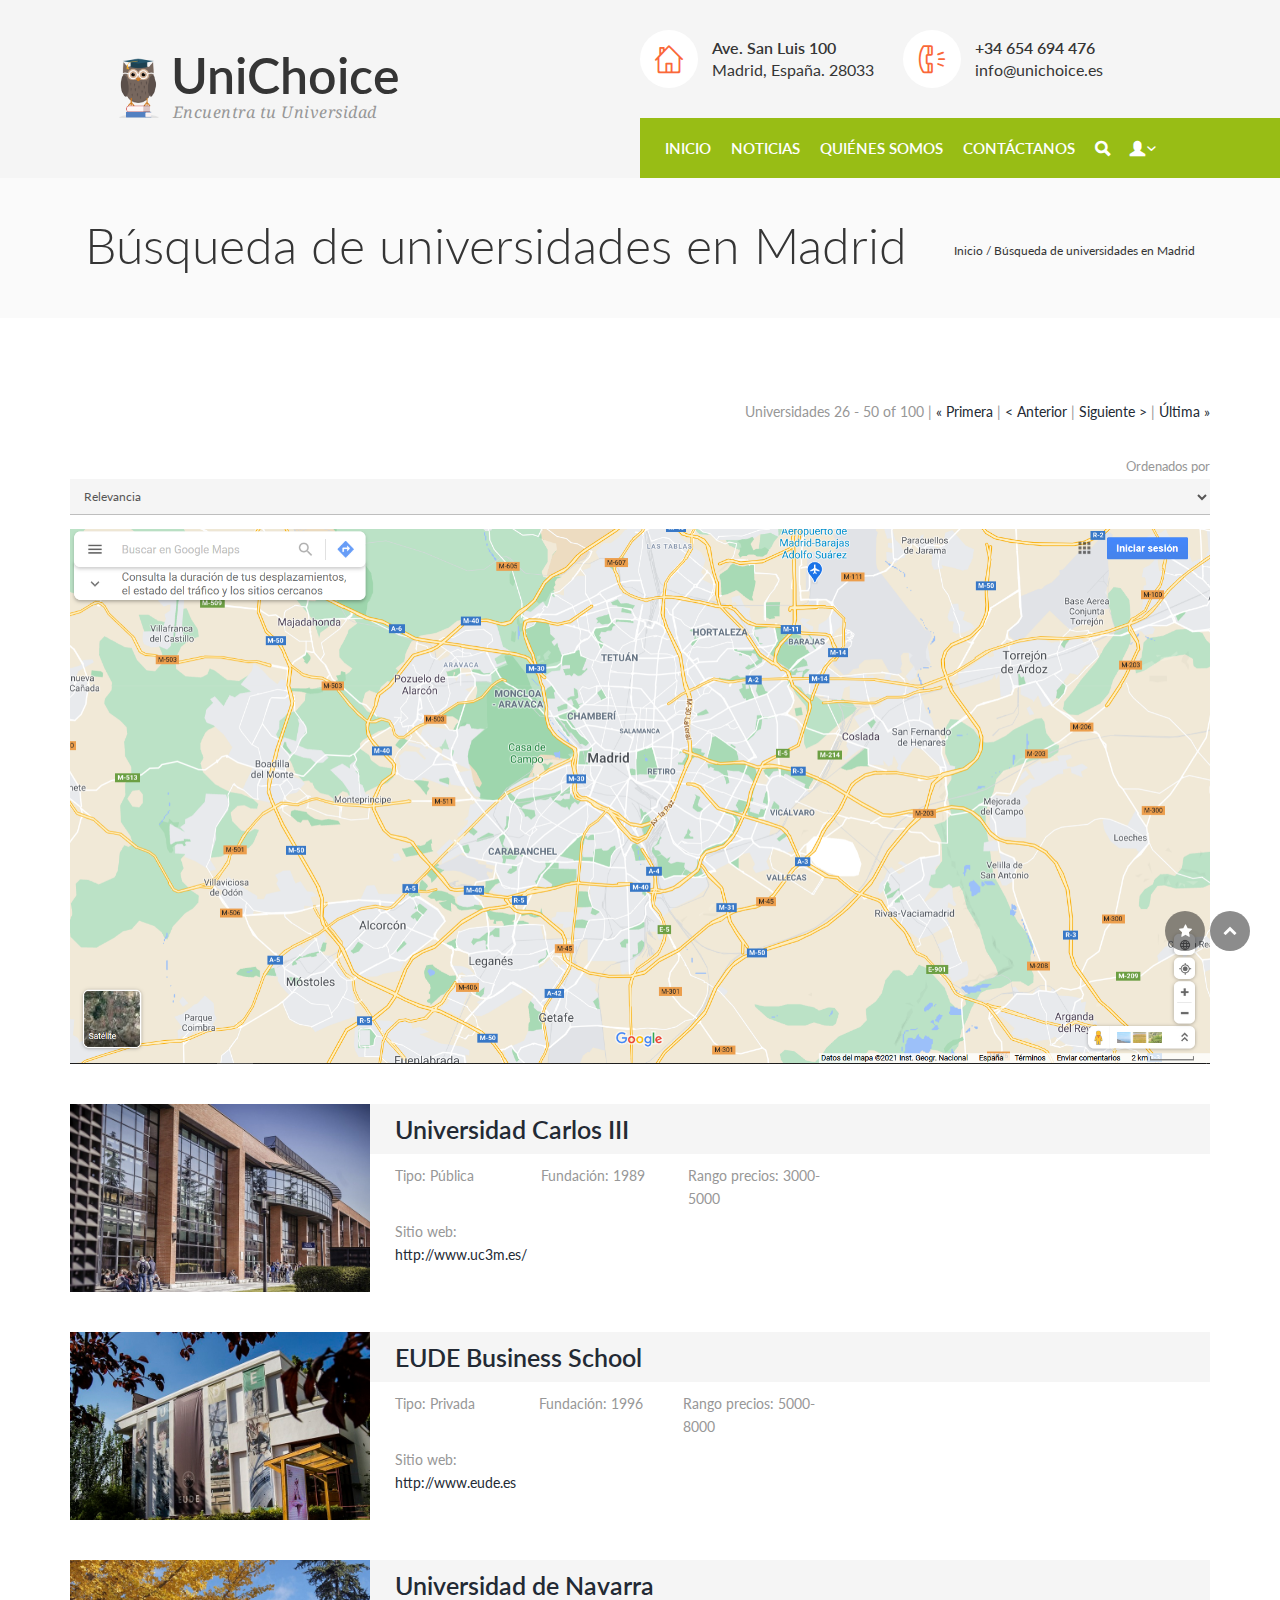
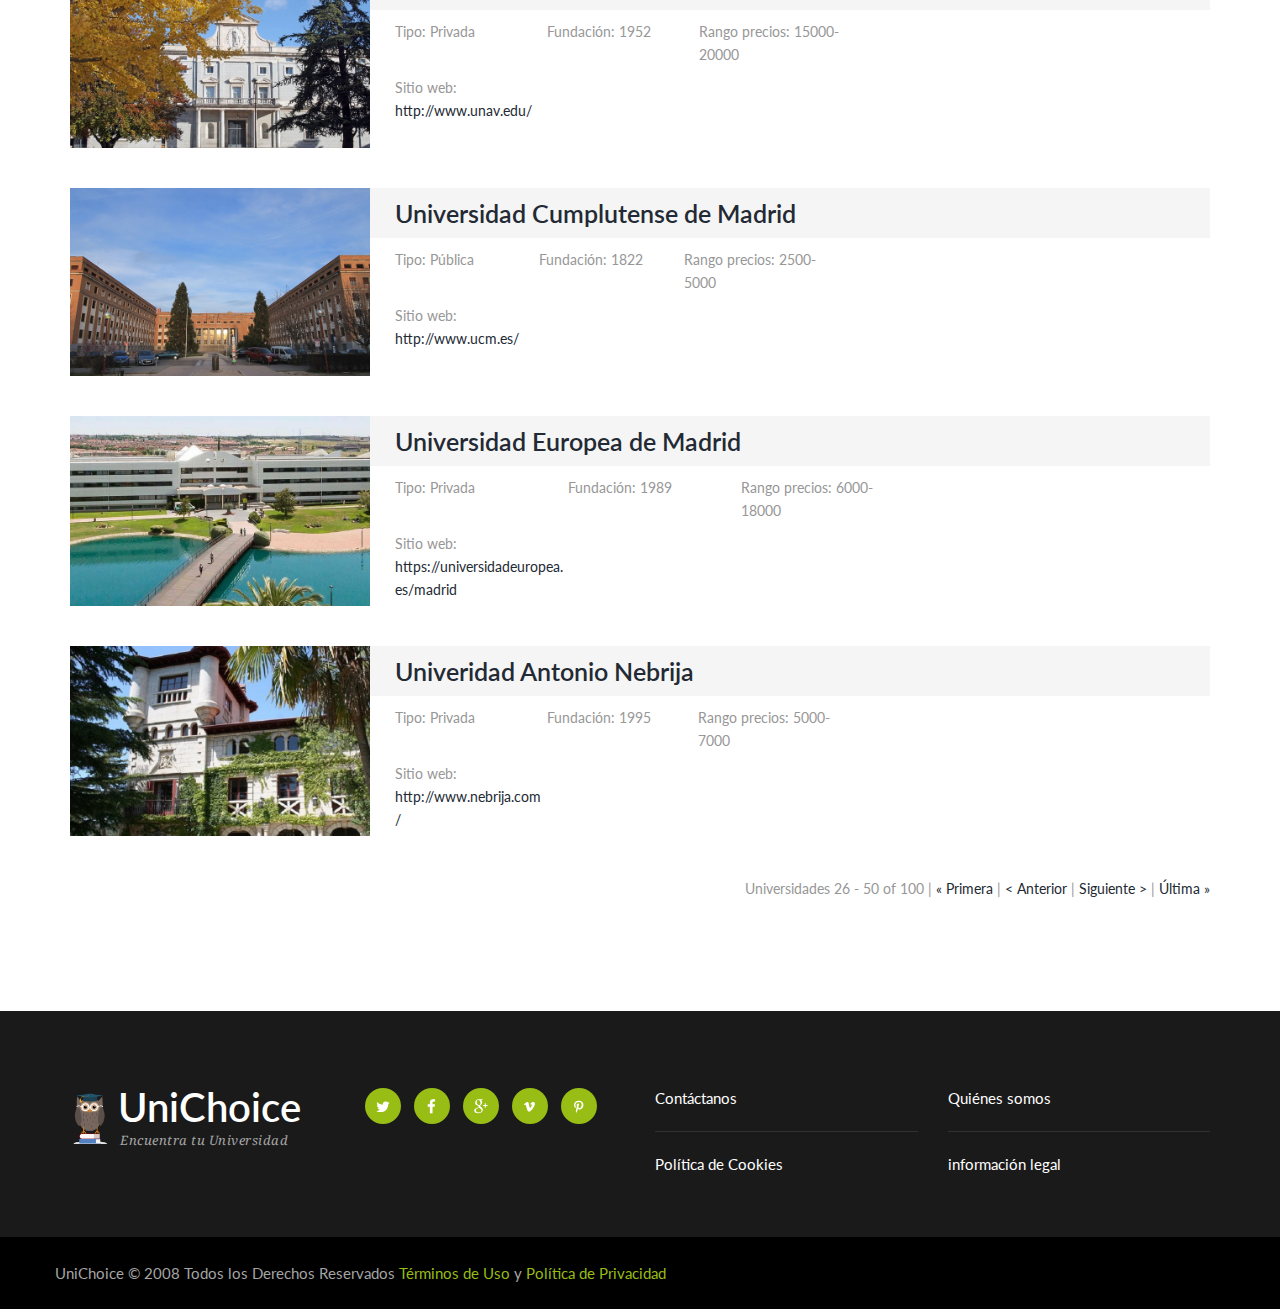
<file: pages-tools-idx.html>
<!DOCTYPE html>
<html lang="en-US">
<head>

	<meta charset="UTF-8">
	<meta name="viewport" content="width=device-width, initial-scale=1, maximum-scale=1">
	<link rel="icon" type="image/x-icon" href="images/icon/favicon.ico">
	<!--[if lt IE 9]>
	<script src="js/vendor/html5.js" type="text/javascript"></script>
	<![endif]-->
	<title>UniChoice | Buscar</title>
	<link rel="stylesheet" href="css/bootstrap.min.css">
	<link rel="stylesheet" href="css/dsidx.css">
	<link rel="stylesheet" id="fontello-css" href="css/fontello.css" type="text/css" media="all">
	<link rel="stylesheet" id="packed-style-css" href="css/_packed.css" type="text/css" media="all">
	<link rel="stylesheet" id="main-style-css" href="css/main_style.css" type="text/css" media="all">
	<link rel="stylesheet" id="theme-skin-css" href="css/general.css" type="text/css" media="all">
	<style id="theme-skin-inline-css" type="text/css"></style>
	<link rel="stylesheet" id="responsive-css" href="css/responsive.css" type="text/css" media="all">

</head>
<body class="home page themerex_body fullscreen top_panel_above theme_skin_general usermenu_hide fixed_menu">
<!--[if lt IE 9]>
<div class="sc_infobox sc_infobox_style_error">
<div style="text-align:center;">It looks like you're using an old version of Internet Explorer. For the best experience, please <a href="http://microsoft.com" style="color:#191919">update your browser</a> or learn how to <a href="http://browsehappy.com" style="color:#222222">browse happy</a>!</div>
</div>
<![endif]-->

<div class="main_content">
	<div class="boxedWrap">
		<header class="noFixMenu menu_left with_user_menu">
			<div class="container-fluid">
				<div class="row">
					<div class="col-sm-12">
						<div class="topWrapFixed"></div>
						<div class="topWrap styleShaded">
							<div class="mainmenu_area">
								<div class="wrap_logo">
									<div class="logo with_text">
										<a href="index.html">
											<img src="images/logo/46x60.png" class="logo_main" alt="">
											<img src="images/logo/46x60.png" class="logo_fixed" alt="">
											<div class="logo_info">
												<span class="logo_text">
													<b>UniChoice</b>
												</span>
												<span class="logo_slogan">Encuentra tu Universidad</span>
											</div>
										</a>
									</div>
								</div>
								<div class="wrap_menu">
									<div class="infoTopWrap">
										<div class="location">
											<span class="info_icon icon-house"></span>
											<span class="contact_info_location">
												<b>Ave. San Luis 100</b>
												<br>Madrid, España. 28033
											</span>
										</div>
										<div class="phone">
											<span class="info_icon icon-phone-handle"></span>
											<span class="contact_info_phone">
												<b>+34 654 694 476</b>
												<br>info@unichoice.es
											</span>
										</div>
									</div>
									<a href="#" class="openResponsiveMenu"></a>
									<nav role="navigation" class="menuTopWrap topMenuStyleLine">
										<ul id="mainmenu" class="sf-arrows">
											<li class="menu-item">
												<a href="index.html">Inicio</a>
											</li>
											<li class="menu-item">
												<a href="#">Noticias</a>
											</li>
											<li class="menu-item">
												<a href="pages-subpages-about-us.html">QuiÉnes somos</a>
											</li>
											
											<li class="menu-item">
												<a href="pages-subpages-contacts.html">Contáctanos</a>
											</li>
											
											<li class="menu-item">
												<a href="pages-tools-idx.html" class="glyphicon glyphicon-search"></a>
											</li>
											<li class="menu-item menu-item-has-children">
												<a href="#" class="sf-with-ul glyphicon glyphicon-user"></a>
												<ul class="sub-menu">
													<li class="menu-item">
														<a href="#">Iniciar Sesión</a>
													</li>
													<li class="menu-item">
														<a href="pages-subpages-form.html">Regístrate</a>	
													</li>
												</ul>
											</li>
										</ul>
									</nav>
								</div>
							</div>
						</div>
					</div>
				</div>
			</div>
		</header>

		<section id="topOfPage" class="topTabsWrap no_padding_container">
			<div class="container">
				<div class="col-sm-12">
					<div class="speedBar">
						<a class="home" href="index.html">Inicio</a>
						<span class="breadcrumbs_delimiter"> / </span>
						<span class="current">Búsqueda de universidades en Madrid</span>
					</div>
					<h1 class="pageTitle h1">Búsqueda de universidades en Madrid</h1>
				</div>
			</div>
		</section>

                <section class="fullwidth_section no_padding_container">
                    <div class="container">
                        <div class="row">
                            <div class="col-sm-12">

                            </div>
                        </div>
                    </div>
                </section>

		<section>
			<div class="container">
				<div class="row">
					<div class="col-sm-12">
						<div id="dsidx" class="dsidx-results">

							<div class="dsidx-paging-control">Universidades
								26 - 50 of 100
								|
								<a href="#">
								&#0171; Primera
								</a>
								|
								<a href="#">
								&lt; Anterior
								</a>
								|
								<a href="#">
								Siguiente &gt;
								</a>
								|
								<a href="#">
									Última &#0187;
								</a>
							</div>
							<div class="dsidx-sorting-control">Ordenados por
								<form>
								<select class="select-bgc" >
									<option value="DateAdded|DESC" selected="selected">
										Relevancia</option>
									<option value="DateAdded|ASC" >
										Experiencia</option>
									
									<option value="Price|DESC" >
										Precio, más altos primero</option>
									<option value="Price|ASC" >
										Precio, más bajos primero</option>
									
									<option value="WalkScore|DESC" >
										Oferta Académica</option>
									
								</select>
								</form>
							</div>


                            
                            <div id="google_map_init" class="margin_bottom_mini">
								<div id="googlemap_hide">
		                                <div class="sc_googlemap" data-zoom="12" data-style="default">
		                                    <img src="images/Mapa.png" alt="mapa">
		                                </div>
								</div>
                            </div>
							<ol id="dsidx-listings">
								<li class="dsidx-listing">
									<div class="dsidx-media">
										<div class="dsidx-photo"><a href="#">
											<img src="images/real_estate/Carlos-III.jpg"
												alt="Photo of 75 Sunny St., Mission Viejo, CA 92692 (MLS # 20649489)" title="Photo of 75 Sunny St., Mission Viejo, CA 92692 (MLS # 20649489)" /></a>
										</div>
									</div>
									<div class="dsidx-primary-data">
										<div class="dsidx-address"><a href="#">
											Universidad Carlos III</a>
										</div>
									</div>
									<div class="dsidx-secondary-data">
										 <div>Tipo: Pública</div>
										<div>Fundación: 1989</div>
										<div>Rango precios: 3000-5000</div>
										<div>Sitio web: <a href="http://www.uc3m.es/">http://www.uc3m.es/</a> </div>

									</div>
								</li>
								<li class="dsidx-listing">
									<div class="dsidx-media">
										<div class="dsidx-photo"><a href="#">
											<img src="images/real_estate/eude-business-school.jpg"
												alt="Photo of 75 Sunny St., Mission Viejo, CA 92692 (MLS # 20649489)" title="Photo of 75 Sunny St., Mission Viejo, CA 92692 (MLS # 20649489)" /></a>
										</div>
									</div>
									<div class="dsidx-primary-data">
										<div class="dsidx-address"><a href="#">
											EUDE Business School</a>
										</div>
									</div>
									<div class="dsidx-secondary-data">
										 <div>Tipo: Privada</div>
										<div>Fundación: 1996</div>
										<div>Rango precios: 5000-8000</div>
										<div>Sitio web: <a href=" http://www.eude.es"> http://www.eude.es</a></div>

									</div>
								</li>
								<li><hr /></li>
								<li class="dsidx-listing">
									<div class="dsidx-media">
										<div class="dsidx-photo"><a href="#">
											<img src="images/real_estate/Navarra.jpg"
												alt="Photo of 74 Sunny St., Mission Viejo, CA 92692 (MLS # 20649488)" title="Photo of 74 Sunny St., Mission Viejo, CA 92692 (MLS # 20649488)" /></a>
										</div>
									</div>
									<div class="dsidx-primary-data">
										<div class="dsidx-address"><a href="#">
											Universidad de Navarra</a>
										</div>
										
									</div>
									<div class="dsidx-secondary-data">
										 <div>Tipo: Privada</div>
										<div>Fundación: 1952</div>
										<div>Rango precios: 15000-20000</div>
										<div>Sitio web: <a href="http://www.unav.edu/">http://www.unav.edu/</a> </div>									

									</div>
								</li>
								<li><hr /></li>
								<li class="dsidx-listing">
									<div class="dsidx-media">
										<div class="dsidx-photo"><a href="gallery-portfolio-post-standard.html">
											<img src="images/real_estate/UCM_01.jpg"
												alt="Photo of 73 Sunny St., Mission Viejo, CA 92691 (MLS # 20649458)" title="Photo of 73 Sunny St., Mission Viejo, CA 92691 (MLS # 20649458)" /></a>
										</div>
									</div>
									<div class="dsidx-primary-data">
										<div class="dsidx-address"><a href="gallery-portfolio-post-standard.html">
											Universidad Cumplutense de Madrid</a>
										</div>
										
									</div>
									<div class="dsidx-secondary-data">
										 <div>Tipo: Pública</div>
										<div>Fundación: 1822</div>
										<div>Rango precios: 2500-5000</div>
										<div>Sitio web: <a href="http://www.ucm.es/">http://www.ucm.es/</a></div>
										
									</div>
								</li>
								<li><hr /></li>
								<li class="dsidx-listing">
									<div class="dsidx-media">
										<div class="dsidx-photo"><a href="#">
											<img src="images/real_estate/UEM.jpg"
												alt="Photo of 72 Sunny St., Mission Viejo, CA 92691 (MLS # 20649457)" title="Photo of 72 Sunny St., Mission Viejo, CA 92691 (MLS # 20649457)" /></a>
										</div>
									</div>
									<div class="dsidx-primary-data">
										<div class="dsidx-address"><a href="#">
											Universidad Europea de Madrid </a>
										</div>
										
									</div>
									<div class="dsidx-secondary-data">
										 <div>Tipo: Privada</div>
										<div>Fundación: 1989</div>
										<div>Rango precios: 6000-18000</div>
										<div>Sitio web: <a href="https://universidadeuropea.es/madrid">https://universidadeuropea.es/madrid</a> </div>
										
									</div>
								</li>
								<li><hr /></li>
								<li class="dsidx-listing">
									<div class="dsidx-media">
										<div class="dsidx-photo"><a href="#">
											<img src="images/real_estate/Universidad Antonio Nebrija.jpeg"
												alt="Photo of 71 Sunny St., Mission Viejo, CA 92691 (MLS # 20649456)" title="Photo of 71 Sunny St., Mission Viejo, CA 92691 (MLS # 20649456)" /></a>
										</div>
									</div>
									<div class="dsidx-primary-data">
										<div class="dsidx-address"><a href="#">
											Univeridad Antonio Nebrija </a>
										</div>
										
									</div>
									<div class="dsidx-secondary-data">
										 <div>Tipo: Privada</div>
										<div>Fundación: 1995</div>
										<div>Rango precios: 5000-7000</div>
										<div>Sitio web: <a href="http://www.nebrija.com/">http://www.nebrija.com/</a></div>

									</div>
								</li>
							</ol>
							
							<div class="dsidx-paging-control">Universidades
								26 - 50 of 100
								|
								<a href="#">
								&#0171; Primera
								</a>
								|
								<a href="#">
								&lt; Anterior
								</a>
								|
								<a href="#">
								Siguiente &gt;
								</a>
								|
								<a href="#">
									Última &#0187;
								</a>
							</div>
							
							
						</div>						
					</div>
				</div>
			</div>
		</section>

		
		<section class="footerContentWrap no_padding_container light_section">
			<div class="container-fluid">
				<div class="row">
					<div class="col-sm-12">
						<footer class="footerWrap footerStyleDark">
							<div class="container footerWidget widget_area sidebarStyleDark">
								<aside class="col-md-3 col-sm-6 widgetWrap widget widget_socials">
									<div class="widget_inner">
										<div class="logo">
											<a href="index.html">
												<img src="images/logo/46x60.png" alt="">
												<div class="logo_info">
													<span class="logo_text">
														<b>UniChoice</b>
													</span>
													<span class="logo_slogan">Encuentra tu Universidad</span>
												</div>
											</a>
										</div>
									</div>
								</aside>
								<aside class="col-md-3 col-sm-6 widgetWrap widget widget_socials">
									<div class="logo_socials socPage">
										<ul>
											<li>
												<a class="social_icons icon-twitter" target="_blank" href="#"></a>
											</li>
											<li>
												<a class="social_icons icon-facebook" target="_blank" href="#"></a>
											</li>
											<li>
												<a class="social_icons icon-gplus" target="_blank" href="#"></a>
											</li>
											<li>
												<a class="social_icons icon-vimeo" target="_blank" href="#"></a>
											</li>
											<li>
												<a class="social_icons icon-pinterest" target="_blank" href="#"></a>
											</li>
										</ul>
									</div>
								</aside>
								<aside class="col-md-3 col-sm-6 widgetWrap widget widget_recent_comments">
									<ul id="recentcomments">
										<li class="recentcomments">
											<a href="pages-subpages-contacts.html">Contáctanos</a>
										</li>
										<li class="recentcomments">
											<a href="#">Política de Cookies</a>
										</li>
									</ul>
								</aside>
								<aside class="col-md-3 col-sm-6 widgetWrap widget widget_recent_comments">
									<ul id="recentcomments">
										<li class="recentcomments">
											<a href="pages-subpages-about-us.html">Quiénes somos</a>
										</li>
										<li class="recentcomments">
											<a href="#">información legal</a>
										</li>
									</ul>
								</aside>
							</div>
						</footer>
						<div class="copyWrap">
							<div class="copy container">
								<div class="copyright">
									UniChoice © 2008 Todos los Derechos Reservados
									<a href="#">Términos de Uso</a>
									y
									<a href="#">Política de Privacidad</a>
								</div>
							</div>
						</div>
					</div>
				</div>
			</div>
		</section>

	</div>
</div>

<div class="preloader">
    <div class="preloader_image"></div>
</div>

	<script type="text/javascript" src="js/vendor/jquery.js"></script>
	<script type="text/javascript" src="js/vendor/bootstrap.min.js"></script>
	<script type="text/javascript" src="js/vendor/jquery-migrate.min.js"></script>
	<script type="text/javascript" src="js/custom/_main.js"></script>
	<script type="text/javascript" src="js/custom/_packed.js"></script>
	<script type="text/javascript" src="js/custom/custom_menu.js"></script>
	<script type="text/javascript" src="js/vendor/core.min.js"></script>
	<script type="text/javascript" src="js/custom/shortcodes_init.js"></script>
	<script type="text/javascript" src="js/custom/_utils.js"></script>
	<script type="text/javascript" src="js/custom/_front.js"></script>
	<script type="text/javascript" src="js/vendor/draggable.min.js"></script>
	<script type='text/javascript' src="http://maps.google.com/maps/api/js?sensor=false"></script>
	<script type="text/javascript" src="js/custom/core.googlemap.js"></script>

	<!-- Customizer -->
	<!-- <script type="text/javascript" src="custom_menu/js/_customizer.js"></script>-->
	<!-- <script type="text/javascript" src="custom_menu/js/custom_tools.js"></script>-->




</body>
</html>
</file>
<file: css/fontello.css>
@font-face {
  font-family: 'fontello';
  src: url('../font/fontello.eot?72455147');
  src: url('../font/fontello.eot?72455147#iefix') format('embedded-opentype'),
       url('../font/fontello.woff?72455147') format('woff'),
       url('../font/fontello.ttf?72455147') format('truetype'),
       url('../font/fontello.svg?72455147#fontello') format('svg');
  font-weight: normal;
  font-style: normal;
}
/* Chrome hack: SVG is rendered more smooth in Windozze. 100% magic, uncomment if you need it. */
/* Note, that will break hinting! In other OS-es font will be not as sharp as it could be */
/*
@media screen and (-webkit-min-device-pixel-ratio:0) {
  @font-face {
    font-family: 'fontello';
    src: url('../font/fontello.svg?72455147#fontello') format('svg');
  }
}
*/
 
 [class^="icon-"]:before, [class*=" icon-"]:before {
  font-family: "fontello";
  font-style: normal;
  font-weight: normal;
  speak: none;
 
  display: inline-block;
  text-decoration: inherit;
  width: 1em;
  margin-right: .2em;
  text-align: center;
  /* opacity: .8; */
 
  /* For safety - reset parent styles, that can break glyph codes*/
  font-variant: normal;
  text-transform: none;
     
  /* fix buttons height, for twitter bootstrap */
  line-height: 1em;
 
  /* Animation center compensation - margins should be symmetric */
  /* remove if not needed */
  margin-left: .2em;
 
  /* you can be more comfortable with increased icons size */
  /* font-size: 120%; */
 
  /* Uncomment for 3D effect */
  /* text-shadow: 1px 1px 1px rgba(127, 127, 127, 0.3); */
}
 
.icon-mail-alt:before { content: '\32'; } /* '2' */
.icon-star:before { content: '\35'; } /* '5' */
.icon-star-empty:before { content: '\36'; } /* '6' */
.icon-phone:before { content: '\39'; } /* '9' */
.icon-cubes:before { content: '\74'; } /* 't' */
.icon-link:before { content: '\e800'; } /* '' */
.icon-camera-1:before { content: '\e801'; } /* '' */
.icon-eye:before { content: '\e802'; } /* '' */
.icon-left-open-mini:before { content: '\e803'; } /* '' */
.icon-right-open-mini:before { content: '\e804'; } /* '' */
.icon-down-open-mini:before { content: '\e805'; } /* '' */
.icon-up-open-mini:before { content: '\e806'; } /* '' */
.icon-paper-plane-empty:before { content: '\e807'; } /* '' */
.icon-window:before { content: '\e808'; } /* '' */
.icon-mobile:before { content: '\e809'; } /* '' */
.icon-monitor:before { content: '\e80a'; } /* '' */
.icon-login:before { content: '\e80b'; } /* '' */
.icon-popup:before { content: '\e80c'; } /* '' */
.icon-leaf:before { content: '\e80d'; } /* '' */
.icon-picture:before { content: '\e80e'; } /* '' */
.icon-bath5-1:before { content: '\e80f'; } /* '' */
.icon-profile:before { content: '\e810'; } /* '' */
.icon-bath5:before { content: '\e811'; } /* '' */
.icon-comment-2:before { content: '\e812'; } /* '' */
.icon-cancel:before { content: '\e813'; } /* '' */
.icon-globe:before { content: '\e814'; } /* '' */
.icon-skype-1:before { content: '\e815'; } /* '' */
.icon-volume-off:before { content: '\e816'; } /* '' */
.icon-vimeo:before { content: '\e817'; } /* '' */
.icon-pinterest:before { content: '\e818'; } /* '' */
.icon-check:before { content: '\e819'; } /* '' */
.icon-building:before { content: '\e81a'; } /* '' */
.icon-plus55:before { content: '\e81b'; } /* '' */
.icon-mail:before { content: '\e81c'; } /* '' */
.icon-skype:before { content: '\e81d'; } /* '' */
.icon-gplus:before { content: '\e81e'; } /* '' */
.icon-instagramm:before { content: '\e81f'; } /* '' */
.icon-linkedin:before { content: '\e820'; } /* '' */
.icon-home:before { content: '\e821'; } /* '' */
.icon-twitter:before { content: '\e822'; } /* '' */
.icon-facebook:before { content: '\e823'; } /* '' */
.icon-search:before { content: '\e824'; } /* '' */
.icon-arrows-ccw:before { content: '\e825'; } /* '' */
.icon-desktop:before { content: '\e826'; } /* '' */
.icon-edit:before { content: '\e827'; } /* '' */
.icon-globe-1:before { content: '\e828'; } /* '' */
.icon-file-image:before { content: '\e829'; } /* '' */
.icon-leaf-1:before { content: '\e82a'; } /* '' */
.icon-ok:before { content: '\e82d'; } /* '' */
.icon-cancel-1:before { content: '\e82f'; } /* '' */
.icon-shopping:before { content: '\e830'; } /* '' */
.icon-info-1:before { content: '\e831'; } /* '' */
.icon-tint:before { content: '\e832'; } /* '' */
.icon-feather:before { content: '\e833'; } /* '' */
.icon-comment:before { content: '\e834'; } /* '' */
.icon-cog:before { content: '\e835'; } /* '' */
.icon-doc:before { content: '\e837'; } /* '' */
.icon-location:before { content: '\e83b'; } /* '' */
.icon-chat-empty:before { content: '\e83e'; } /* '' */
.icon-building-filled:before { content: '\e83f'; } /* '' */
.icon-lifebuoy:before { content: '\e841'; } /* '' */
.icon-plus:before { content: '\e843'; } /* '' */
.icon-minus:before { content: '\e844'; } /* '' */
.icon-play:before { content: '\e845'; } /* '' */
.icon-pause:before { content: '\e846'; } /* '' */
.icon-stop:before { content: '\e847'; } /* '' */
.icon-to-end:before { content: '\e848'; } /* '' */
.icon-to-end-alt:before { content: '\e849'; } /* '' */
.icon-to-start-alt:before { content: '\e84a'; } /* '' */
.icon-fast-fw:before { content: '\e84b'; } /* '' */
.icon-to-start:before { content: '\e84c'; } /* '' */
.icon-fast-bw:before { content: '\e84d'; } /* '' */
.icon-export:before { content: '\e84e'; } /* '' */
.icon-share:before { content: '\e84f'; } /* '' */
.icon-th:before { content: '\e852'; } /* '' */
.icon-th-list:before { content: '\e853'; } /* '' */
.icon-th-large:before { content: '\e854'; } /* '' */
.icon-sliders:before { content: '\e855'; } /* '' */
.icon-picture-1:before { content: '\e856'; } /* '' */
.icon-doc-1:before { content: '\e859'; } /* '' */
.icon-docs:before { content: '\e85a'; } /* '' */
.icon-cog-alt:before { content: '\e85b'; } /* '' */
.icon-basket:before { content: '\e85c'; } /* '' */
.icon-lightbulb:before { content: '\e85d'; } /* '' */
.icon-desktop-1:before { content: '\e85f'; } /* '' */
.icon-tablet:before { content: '\e860'; } /* '' */
.icon-mobile-1:before { content: '\e861'; } /* '' */
.icon-briefcase:before { content: '\e862'; } /* '' */
.icon-behance:before { content: '\e863'; } /* '' */
.icon-youtube:before { content: '\e864'; } /* '' */
.icon-volume-down:before { content: '\e865'; } /* '' */
.icon-volume-up:before { content: '\e866'; } /* '' */
.icon-dot:before { content: '\e867'; } /* '' */
.icon-dribbble:before { content: '\e868'; } /* '' */
.icon-tumblr:before { content: '\e869'; } /* '' */
.icon-rss:before { content: '\e86a'; } /* '' */
.icon-circle-empty:before { content: '\e86b'; } /* '' */
.icon-circle-thin:before { content: '\e86c'; } /* '' */
.icon-up:before { content: '\e86d'; } /* '' */
.icon-spin3:before { content: '\e86e'; } /* '' */
.icon-user:before { content: '\e86f'; } /* '' */
.icon-menu:before { content: '\e870'; } /* '' */
.icon-up-open:before { content: '\e871'; } /* '' */
.icon-pencil:before { content: '\e873'; } /* '' */
.icon-lock-1:before { content: '\e875'; } /* '' */
.icon-lock-2:before { content: '\e876'; } /* '' */
.icon-brush:before { content: '\e877'; } /* '' */
.icon-iconmonstr-shopping-cart-4-icon:before { content: '\e878'; } /* '' */
.icon-chronometer:before { content: '\e879'; } /* '' */
.icon-clock-1:before { content: '\e87a'; } /* '' */
.icon-archive:before { content: '\e87b'; } /* '' */
.icon-band-aid:before { content: '\e87c'; } /* '' */
.icon-bank:before { content: '\e87d'; } /* '' */
.icon-basketball:before { content: '\e87e'; } /* '' */
.icon-battery:before { content: '\e87f'; } /* '' */
.icon-cloudy:before { content: '\e880'; } /* '' */
.icon-angle-left:before { content: '\e881'; } /* '' */
.icon-angle-right:before { content: '\e882'; } /* '' */
.icon-angle-up:before { content: '\e883'; } /* '' */
.icon-angle-down:before { content: '\e884'; } /* '' */
.icon-heart-2:before { content: '\e885'; } /* '' */
.icon-comment-1:before { content: '\e886'; } /* '' */
.icon-heart:before { content: '\e887'; } /* '' */
.icon-link-1:before { content: '\e888'; } /* '' */
.icon-heart-1:before { content: '\e889'; } /* '' */
.icon-calendar-empty:before { content: '\e88b'; } /* '' */
.icon-arrows-cw:before { content: '\e88c'; } /* '' */
.icon-calendar:before { content: '\e88d'; } /* '' */
.icon-plug:before { content: '\e88e'; } /* '' */
.icon-fast_food:before { content: '\e892'; } /* '' */
.icon-dialogue_think:before { content: '\e89a'; } /* '' */
.icon-eye-1:before { content: '\e8a1'; } /* '' */
.icon-flag-1:before { content: '\e8a3'; } /* '' */
.icon-home-1:before { content: '\e8a6'; } /* '' */
.icon-home173:before { content: '\e8a7'; } /* '' */
.icon-hotel4:before { content: '\e8a8'; } /* '' */
.icon-hourglass:before { content: '\e8a9'; } /* '' */
.icon-house149:before { content: '\e8aa'; } /* '' */
.icon-image:before { content: '\e8ab'; } /* '' */
.icon-list:before { content: '\e8ae'; } /* '' */
.icon-medical_case:before { content: '\e8b0'; } /* '' */
.icon-microphone_1:before { content: '\e8b1'; } /* '' */
.icon-microphone_2:before { content: '\e8b2'; } /* '' */
.icon-minus-1:before { content: '\e8b3'; } /* '' */
.icon-multiple_image:before { content: '\e8b4'; } /* '' */
.icon-paper_sheet:before { content: '\e8bb'; } /* '' */
.icon-pen_pencil_ruler:before { content: '\e8bc'; } /* '' */
.icon-pencil-1:before { content: '\e8bd'; } /* '' */
.icon-pencil_ruler:before { content: '\e8be'; } /* '' */
.icon-plan1:before { content: '\e8c0'; } /* '' */
.icon-plus-1:before { content: '\e8c1'; } /* '' */
.icon-portable_pc:before { content: '\e8c2'; } /* '' */
.icon-pricetag:before { content: '\e8c3'; } /* '' */
.icon-printer:before { content: '\e8c4'; } /* '' */
.icon-shield_left:before { content: '\e8c6'; } /* '' */
.icon-shield_right:before { content: '\e8c7'; } /* '' */
.icon-shield_up:before { content: '\e8c8'; } /* '' */
.icon-sinth:before { content: '\e8cb'; } /* '' */
.icon-smartphone:before { content: '\e8cc'; } /* '' */
.icon-sold4:before { content: '\e8cd'; } /* '' */
.icon-spread:before { content: '\e8ce'; } /* '' */
.icon-squares:before { content: '\e8cf'; } /* '' */
.icon-stormy:before { content: '\e8d0'; } /* '' */
.icon-tshirt:before { content: '\e8d1'; } /* '' */
.icon-tv_monitor:before { content: '\e8d2'; } /* '' */
.icon-umbrella:before { content: '\e8d3'; } /* '' */
.icon-video_cam:before { content: '\e8d7'; } /* '' */
.icon-beer:before { content: '\e8d8'; } /* '' */
.icon-bell:before { content: '\e8d9'; } /* '' */
.icon-watch-1:before { content: '\e8db'; } /* '' */
.icon-book-closed:before { content: '\e8dc'; } /* '' */
.icon-book-opened:before { content: '\e8dd'; } /* '' */
.icon-box:before { content: '\e8de'; } /* '' */
.icon-briefcase-1:before { content: '\e8df'; } /* '' */
.icon-browser:before { content: '\e8e0'; } /* '' */
.icon-brush-1:before { content: '\e8e1'; } /* '' */
.icon-building-1:before { content: '\e8e2'; } /* '' */
.icon-bus:before { content: '\e8e3'; } /* '' */
.icon-calendar-2:before { content: '\e8e4'; } /* '' */
.icon-car:before { content: '\e8e5'; } /* '' */
.icon-chart-line:before { content: '\e8e6'; } /* '' */
.icon-geolocalizator:before { content: '\e8e7'; } /* '' */
.icon-graph:before { content: '\e8e9'; } /* '' */
.icon-graph_descending:before { content: '\e8ea'; } /* '' */
.icon-graph_rising:before { content: '\e8eb'; } /* '' */
.icon-hammer:before { content: '\e8ec'; } /* '' */
.icon-heart-3:before { content: '\e8ef'; } /* '' */
.icon-lock_open:before { content: '\e8f0'; } /* '' */
.icon-magnifier:before { content: '\e8f2'; } /* '' */
.icon-mail-2:before { content: '\e8f5'; } /* '' */
.icon-mail_open:before { content: '\e8f6'; } /* '' */
.icon-map:before { content: '\e8f7'; } /* '' */
.icon-measuring2:before { content: '\e8f8'; } /* '' */
.icon-old_video_cam:before { content: '\e8ff'; } /* '' */
.icon-paper_pen:before { content: '\e900'; } /* '' */
.icon-queen6:before { content: '\e904'; } /* '' */
.icon-rainy:before { content: '\e905'; } /* '' */
.icon-rotate:before { content: '\e906'; } /* '' */
.icon-setting_1:before { content: '\e907'; } /* '' */
.icon-setting_2:before { content: '\e908'; } /* '' */
.icon-share-1:before { content: '\e909'; } /* '' */
.icon-shield_down:before { content: '\e90a'; } /* '' */
.icon-sunny:before { content: '\e90b'; } /* '' */
.icon-tablet-1:before { content: '\e90c'; } /* '' */
.icon-three_stripes_horiz:before { content: '\e90d'; } /* '' */
.icon-three_stripes_vert:before { content: '\e90e'; } /* '' */
.icon-ticket:before { content: '\e90f'; } /* '' */
.icon-todolist:before { content: '\e910'; } /* '' */
.icon-todolist_add:before { content: '\e911'; } /* '' */
.icon-todolist_check:before { content: '\e912'; } /* '' */
.icon-trash_bin:before { content: '\e913'; } /* '' */
.icon-waterfall:before { content: '\e914'; } /* '' */
.icon-website_1:before { content: '\e915'; } /* '' */
.icon-website_2:before { content: '\e916'; } /* '' */
.icon-wine:before { content: '\e917'; } /* '' */
.icon-accelerator:before { content: '\e918'; } /* '' */
.icon-add_folder:before { content: '\e919'; } /* '' */
.icon-agenda:before { content: '\e91a'; } /* '' */
.icon-alarm_clock:before { content: '\e91b'; } /* '' */
.icon-chart-pie:before { content: '\e91c'; } /* '' */
.icon-booknote_add:before { content: '\e91d'; } /* '' */
.icon-booknote_remove:before { content: '\e91e'; } /* '' */
.icon-calendar-1:before { content: '\e91f'; } /* '' */
.icon-camera_1:before { content: '\e920'; } /* '' */
.icon-camera_2:before { content: '\e921'; } /* '' */
.icon-case:before { content: '\e922'; } /* '' */
.icon-case_2:before { content: '\e923'; } /* '' */
.icon-cd:before { content: '\e924'; } /* '' */
.icon-check-1:before { content: '\e925'; } /* '' */
.icon-dialogue_text:before { content: '\e926'; } /* '' */
.icon-chart-pipe:before { content: '\e927'; } /* '' */
.icon-clock-2:before { content: '\e928'; } /* '' */
.icon-cloud:before { content: '\e929'; } /* '' */
.icon-cog-1:before { content: '\e92a'; } /* '' */
.icon-comment-3:before { content: '\e92b'; } /* '' */
.icon-comments:before { content: '\e92c'; } /* '' */
.icon-compass-1:before { content: '\e92d'; } /* '' */
.icon-credit-card:before { content: '\e92e'; } /* '' */
.icon-dashboard:before { content: '\e92f'; } /* '' */
.icon-envelope:before { content: '\e930'; } /* '' */
.icon-equaliser:before { content: '\e931'; } /* '' */
.icon-eye-2:before { content: '\e932'; } /* '' */
.icon-file-1:before { content: '\e933'; } /* '' */
.icon-file-2:before { content: '\e934'; } /* '' */
.icon-file-3:before { content: '\e935'; } /* '' */
.icon-film-camera:before { content: '\e936'; } /* '' */
.icon-filmstrip:before { content: '\e937'; } /* '' */
.icon-folder-1:before { content: '\e938'; } /* '' */
.icon-gamepad:before { content: '\e939'; } /* '' */
.icon-glasses:before { content: '\e93a'; } /* '' */
.icon-globe-3:before { content: '\e93b'; } /* '' */
.icon-globe-4:before { content: '\e93c'; } /* '' */
.icon-hard-disk:before { content: '\e93d'; } /* '' */
.icon-headphones-1:before { content: '\e93e'; } /* '' */
.icon-heart-4:before { content: '\e93f'; } /* '' */
.icon-house:before { content: '\e940'; } /* '' */
.icon-id-card:before { content: '\e941'; } /* '' */
.icon-imac:before { content: '\e942'; } /* '' */
.icon-iphone:before { content: '\e943'; } /* '' */
.icon-key-2:before { content: '\e944'; } /* '' */
.icon-leaf-2:before { content: '\e945'; } /* '' */
.icon-life-buoy:before { content: '\e946'; } /* '' */
.icon-light-bulb:before { content: '\e947'; } /* '' */
.icon-location-pin:before { content: '\e948'; } /* '' */
.icon-lock-3:before { content: '\e949'; } /* '' */
.icon-macbook-pro:before { content: '\e94a'; } /* '' */
.icon-magnifying-glass:before { content: '\e94b'; } /* '' */
.icon-man:before { content: '\e94c'; } /* '' */
.icon-map-1:before { content: '\e94d'; } /* '' */
.icon-martini:before { content: '\e94e'; } /* '' */
.icon-medal:before { content: '\e94f'; } /* '' */
.icon-microphone:before { content: '\e951'; } /* '' */
.icon-modem:before { content: '\e952'; } /* '' */
.icon-pen:before { content: '\e953'; } /* '' */
.icon-pencil-2:before { content: '\e954'; } /* '' */
.icon-phone-handle:before { content: '\e955'; } /* '' */
.icon-photo-1:before { content: '\e956'; } /* '' */
.icon-photo-camera:before { content: '\e957'; } /* '' */
.icon-piano:before { content: '\e958'; } /* '' */
.icon-pill:before { content: '\e959'; } /* '' */
.icon-plane:before { content: '\e95a'; } /* '' */
.icon-present:before { content: '\e95b'; } /* '' */
.icon-presentation:before { content: '\e95c'; } /* '' */
.icon-price-tag:before { content: '\e95d'; } /* '' */
.icon-printer-1:before { content: '\e95e'; } /* '' */
.icon-ribbon:before { content: '\e95f'; } /* '' */
.icon-rocket:before { content: '\e960'; } /* '' */
.icon-ruler:before { content: '\e961'; } /* '' */
.icon-server:before { content: '\e962'; } /* '' */
.icon-shop:before { content: '\e963'; } /* '' */
.icon-shopping-bag:before { content: '\e964'; } /* '' */
.icon-shorts:before { content: '\e966'; } /* '' */
.icon-speaker:before { content: '\e967'; } /* '' */
.icon-subwoofer:before { content: '\e969'; } /* '' */
.icon-sun:before { content: '\e96a'; } /* '' */
.icon-target:before { content: '\e96b'; } /* '' */
.icon-tea:before { content: '\e96c'; } /* '' */
.icon-wrench:before { content: '\e96d'; } /* '' */
.icon-woman:before { content: '\e96e'; } /* '' */
.icon-wallet:before { content: '\e96f'; } /* '' */
.icon-umbrella-1:before { content: '\e970'; } /* '' */
.icon-trophy:before { content: '\e971'; } /* '' */
.icon-tree-evergreen:before { content: '\e972'; } /* '' */
.icon-tree-decidious:before { content: '\e973'; } /* '' */
.icon-trashcan:before { content: '\e974'; } /* '' */
.icon-thumb-up:before { content: '\e975'; } /* '' */
.icon-thumb-down:before { content: '\e976'; } /* '' */
.icon-t-shirt:before { content: '\e977'; } /* '' */
</file>
<file: css/main_style.css>
@charset 'utf-8';

@import url(https://fonts.googleapis.com/css?family=Roboto:300,400,500,700);
@import url(https://fonts.googleapis.com/css?family=Lato:100,100italic,300,300italic,400,400italic,700,700italic&subset=latin,latin-ext,cyrillic,cyrillic-ext);
@import url(https://fonts.googleapis.com/css?family=Noto+Serif:100,100italic,300,300italic,400,400italic,700,700italic&subset=latin,latin-ext,cyrillic,cyrillic-ext);

/*
Theme Name: Quicksale
Theme URI:
Description: Quicksale - Multipurpose and Responsive theme
Author: themerex
Author URI: http://themerex.net/
Version: 1.0
License: GNU General Public License
License URI: license.txt
*/


/*----------------

[Table of contents]

1. Body
2. Grid
3. Styles
4. Header
5. Menu
6. Content
7. Button & Pagination
8. Sidebar & Widgets
9. Footer
10. Form & Socials
11. Page 404
12. Theme Customizer
13. Media
14. Animations
15. Components
16. Responsive Menu
17. Booking Calendar
18. Form picker
19. Main Slider
20. Shortcodes

[Color codes]
# Theme Colors: #fa6839, #1f9ad6, #98bd15

---------------------------------------------------*/


/*=== [ Body ] =========================================================================================*/

/* --- Reset --- */
html, body, div, span, applet, object, iframe,
h1, h2, h3, h4, h5, h6, p, blockquote, pre,
a, abbr, acronym, address, big, cite, code,
del, dfn, em, font, ins, kbd, q, s, samp,
small, strike, strong, sub, sup, tt, var,
dl, dt, dd, ol, ul, li,
fieldset, form, label, legend,
table, caption, tbody, tfoot, thead, tr, th, td,
article, aside, address, section, video, audio {
	border: 0; font-family: inherit; font-size: 100%; font-style: inherit; font-weight: inherit; outline: 0; -webkit-font-smoothing: antialiased; -ms-word-wrap: break-word; word-wrap: break-word;
}
html,body { margin:0; padding:0; width:100%; height:100%;}
html {
	font-size: 62.5%; 					/* Corrects text resizing oddly in IE6/7 when body font-size is set using em units http://clagnut.com/blog/348/#c790 */
	-webkit-text-size-adjust: 100%; 	/* Prevents iOS text size adjust after orientation change, without disabling user zoom */
	-ms-text-size-adjust: 100%; 		/* www.456bereastreet.com/archive/201012/controlling_text_size_in_safari_for_ios_without_disabling_user_zoom/ */
}
body { font-family: 'Lato', sans-serif; font-size:15px; line-height:25px; font-weight:400; color:#979797; -webkit-font-smoothing: antialiased; }
pre, code, tt { font-family: 'Courier New', monospace; }
pre { background-color: #fefefe; border: 1px solid #dddddd; padding: 7px 10px; }
header, nav, section, article, aside, footer {display:block; }
big { font-size:135%;}
small { font-size:80%;}
cite, acronym { font-style: italic; }
kbd, code { display: block; font-family: "Courier New",monospace; padding: 10px; }
kbd { display: inline-block; }
a img { border: none;}
a {color: #232a34; text-decoration:none;}
a:hover,a:focus {text-decoration:none; outline: 0 !important;}
.theme_accent_bg a:hover { color: #ffffff; }
img { max-width: 100%; height: auto; }
figure{ border: 0; margin: 0; padding: 0;}
p { padding:0 0 25px 0; margin:0;}
table p { padding-bottom:0 !important; }
b, strong, var { font-weight:600; }
abbr { border-bottom: 1px dashed #232a34;}
em, i { font-style: italic; }
code { display: block; padding: 10px; font-family: 'Courier New', monospace;}
h1, h2, h3, h4, h5, h6,
.h1, .h2, .h3, .h4, .h5, .h6 { margin:0;  color:#232a34; -ms-word-wrap: break-word; word-wrap: break-word; }
h1, .h1 { font-size:50px; line-height:64px; padding:0 0 40px 0; font-weight:300;}
h2, .h2 { font-size:45px; line-height:58px; padding:0 0 40px 0; font-weight:800;}
h3, .h3 { font-size:30px; line-height:37px; padding:0 0 30px 0; font-weight:800;}
h4, .h4 { font-size:25px; line-height:30px; padding:0 0 30px 0; font-weight:800;}
h5, .h5 { font-size:20px; line-height:28px; padding:0 0 25px 0; font-weight:600;}
h6, .h6 { font-size:18px; line-height:22px; padding:0 0 13px 0; font-weight:400; font-family: 'Noto Serif', sans-serif; }
.widget_area li h1, .widget_area li .h1,
.widget_area li h2, .widget_area li .h2,
.widget_area li h3, .widget_area li .h3,
.widget_area li h4, .widget_area li .h4,
.widget_area li h5, .widget_area li .h5,
.widget_area li h6, .widget_area li .h6 { padding-bottom:6px; }
h1 a, h2 a, h3 a, h4 a, h5 a, h6 a,
.h1 a, .h2 a, .h3 a, .h4 a, .h5 a, .h6 a { color:#232a34; }

.sidebarStyleDark h1 a, .sidebarStyleDark h2 a, .sidebarStyleDark h3 a, .sidebarStyleDark h4 a, .sidebarStyleDark h5 a, .sidebarStyleDark h6 a,
.sidebarStyleDark .h1 a, .sidebarStyleDark .h2 a, .sidebarStyleDark .h3 a, .sidebarStyleDark .h4 a, .sidebarStyleDark .h5 a, .sidebarStyleDark .h6 a {
	color:#ffffff;}
.big_text { font-size:18px; line-height:27px; }
:focus{ outline:none;}

.sc_quote_title
{ font-family: 'Lato', sans-serif; }

.logo_slogan,
.sc_pricing_table .sc_pricing_columns ul li.sc_pricing_title,
.text_styling,
.audio_container span.audio_info,
blockquote.sc_quote_style_1,
blockquote.sc_quote_style_2,
.widget_area article .post_info .post_comments,
.widget_area article .post_info .post_author,
.widget_area article .post_info .post_date,
.sc_testimonials_style .sc_testimonials_item_author .sc_testimonials_item_position,
.portfolioWrap .isotopePadding .portfolioInfo .post_date,
.sc_countdown.sc_countdown_square .sc_countdown_counter .countdown-section .countdown-period,
.infoPost
{ font-family: 'Noto Serif', sans-serif; }

/*list*/
.post ul.sc_list_style_iconed,
.post ul.sc_list_style_arrows,
.post ul.sc_list_style_disk { margin-left: 0; margin-bottom: 30px; }
ul.sc_list_style_iconed li,
ul.sc_list_style_arrows li,
ul.sc_list_style_disk li {  padding: 0 0 0 20px; list-style: none;}
ul.sc_list_style_iconed li:before,
ul.sc_list_style_arrows li:before { display: block; font-family: "fontello"; width: 16px; height: 22px; margin: 4px 0 0 -20px;  float: left; text-align: center; line-height: 22px;}
ul.sc_list_style_disk li:before { content: ''; display: block; width: 6px; height: 6px; margin: 12px 0 0 -13px;  float: left; }
.sc_list_item p { padding-bottom:0 !important; }

/* definition lists */
.content dl { margin-bottom:30px; }

/* table */
table { width:100%; border-spacing:0; border-collapse:collapse; }
table td, table th { border:1px solid #dddddd; padding: 4px; }
.content table { margin-bottom:30px; }

body[class*="woocommerce-"] table th, body[class*="woocommerce-"] table td,
table.calendar th, table.calendar td,
#pageNavSlider table td, #pageNavSlider table th { border-width:0; }

/* Media elements hook for Safary */
.me-plugin { position: absolute; height: 0; width: 0; }

/* Buttons */
.roundButton.border > a,
.squareButton.border > a,
.roundButton.border:hover > a,
.squareButton.border > a:hover,
.squareButton.border > a:active,
.roundButton.border_1 > a,
.squareButton.border_1 > a,
.roundButton.border_1:hover > a,
.squareButton.border_1 > a:hover,
.squareButton.border_1 > a:active
{ background:none; }

.squareButton.global > a:hover,
.squareButton.accent_1 > a:hover,
.squareButton.accent_2 > a:hover,
.squareButton.accent_3 > a:hover,
.squareButton.dark > a:hover,
.squareButton.gray > a:hover,
.squareButton.global > button:hover,
.squareButton.accent_1 > button:hover,
.squareButton.accent_2 > button:hover,
.squareButton.accent_3 > button:hover,
.squareButton.dark > button:hover,
.squareButton.gray > button:hover
{ color:#ffffff; }

.roundButton.border:hover > a,
.squareButton.border > a:hover
{ color: #ffc455; }

/* Main content width */
body.fullwide .container:not(.main_fixed) { width: auto !important; padding-left: 50px; padding-right: 50px; overflow:hidden; }
body.fullwide .topWrap .main { overflow:visible; }
.mainWrap:after{content: ''; clear: both; display: block; height: 0;}
body:not(.video_bg) .mainWrap { overflow:hidden; background-color: #fff; }
body.transparent_bg_content .mainWrap { background-color: transparent; }
.container-fluid {padding-left: 0; padding-right: 0;}
.container-fluid > .row {margin-right: 0; margin-left: 0;}
.container-fluid .row > [class*="col-"] {padding-left: 0; padding-right: 0;}

/* boxed */
body.boxed .boxedWrap { width: 1300px; margin: 0 auto; }

/* boxed or wide with sidebar */
.sidebar { /*width: 370px;*/ padding: 5px 0 0 0; /*margin: 80px 0 50px;*/ }
body.woocommerce .sidebar { width: 270px; }
body.woocommerce .with_sidebar .content { width:860px; }
.with_sidebar .content { width:760px; }
.sideBarRight .content { float:left; }
.sideBarRight .sidebar { float:right; }
.sideBarLeft .content  { float:right; }
.sideBarLeft .sidebar  { float:left; }

/* fullwide or fullscreen with sidebar */
.fullwide .with_sidebar .content, .fullscreen .with_sidebar .content { width:auto; max-width:100%; }
.fullwide .sideBarRight .content, .fullscreen .sideBarRight .content { margin-right: 300px; }
.fullwide .sideBarRight .sidebar, .fullscreen .sideBarRight .sidebar { margin-left: -250px; }
.fullwide .sideBarLeft  .content, .fullscreen .sideBarLeft  .content { margin-left:  300px; }
.fullwide .sideBarLeft  .sidebar, .fullscreen .sideBarLeft  .sidebar { margin-right:-250px; }

/*clear*/
.clr{ clear:both;}
.clr:after{ display:block; height:0; clear:both; content:'';}

/*position*/	 
.alignleft { display: inline; float: left; margin: 0 30px 15px 0;}
.alignright { display: inline; float: right; margin:0 0 15px 30px;}
.aligncenter { clear: both; display: block; margin: 0 auto; text-align: center;}
.feedBlock { text-align: center; color: #fff; font-size: 18px; line-height: 25px; font-weight: 300;}
.marginBottom { margin-bottom: 3.5em; }

/*form*/
input[type="text"],
input[type="password"],
select { height:53px; line-height:20px; padding:0 20px; box-sizing: border-box; -moz-box-sizing: border-box; }
textarea { padding:20px; resize:vertical; box-sizing: border-box;}
textarea.textAreaSize{ max-height: 500px !important; min-height: 105px;}
input[type="text"],
input[type="password"],
textarea,
select { font-family: inherit; font-size: 15px; outline:none; margin: 0;
    background-color: #f5f5f5;
    border:none;
    border-left: 2px solid transparent;
    color: #979797;
    font-weight: 400;
    border-right:none;
    border-bottom: none;
}
input[type="text"]:focus,
input[type="password"]:focus,
select:focus,
textarea:focus{ border-color:#bebebe !important; }
button:focus {outline: none; border: none;}
button::-moz-focus-inner { border: 0; }
label{
    color: #3f3a3a;
    display: block;
    font-weight: 600;
    height: 25px;
    letter-spacing: 0.5px;
    line-height: 16px;
    font-size: 15px;
}
label.required {display: inline-block;}
label.required:after{ color:#f55858; content:'*'; display:block; float:left; margin:0 1px; }

/*radius*/
.rad4,
input[type="submit"],
input[type="button"],
.nav_pages_parts span,
.nav_comments a,
.nav_comments span,
.comments_list a.comment-edit-link,
.masonry article .status,
.sc_skills_counter .sc_skills_item.sc_skills_style_3 .sc_skills_count,
.sc_testimonials_style_1 .sc_testimonials_item_quote,
.sc_testimonials_style_2 .sc_testimonials_items,
.sc_testimonials_style_3 .sc_testimonials_items,
.sc_testimonials_style_2 .flex-direction-nav li,
.sc_testimonials_style_3 .flex-direction-nav li,
.sc_scroll_bar .swiper-scrollbar-drag:before,
.sc_slider_pagination_area .flex-control-nav.manual .slide_date,
#toc .toc_description,
.widget_area select
{ -webkit-border-radius: 4px; -moz-border-radius: 4px; border-radius: 4px;}
.sc_skills_counter .sc_skills_item.sc_skills_style_4 .sc_skills_count
/*radius4 top left*/{-moz-border-radius-topleft: 4px; -webkit-border-top-left-radius: 4px; border-top-left-radius: 4px;}
.sc_skills_counter .sc_skills_item.sc_skills_style_4 .sc_skills_count
/*radius4 top right*/{-moz-border-radius-topright: 4px; -webkit-border-top-right-radius: 4px; border-top-right-radius: 4px;}
.sc_skills_counter .sc_skills_item.sc_skills_style_4 .sc_skills_info,
.sc_skills_counter .sc_skills_item.sc_skills_style_4 .sc_skills_info:before
/*radius4 bottom left*/{-moz-border-radius-bottomleft: 4px; -webkit-border-bottom-left-radius: 4px; border-bottom-left-radius: 4px;}
.sc_skills_counter .sc_skills_item.sc_skills_style_4 .sc_skills_info,
.sc_skills_counter .sc_skills_item.sc_skills_style_4 .sc_skills_info:before
/*radius4 bottom right*/{-moz-border-radius-bottomright: 4px; -webkit-border-bottom-right-radius: 4px; border-bottom-right-radius: 4px;}
.sc_border .sc_zoom,
.sc_border .slides,
.mejs-container .mejs-controls .mejs-time-rail span.mejs-time-float,
.reviewBlock .ratingItem .ratBubble
/*radius3*/{ -webkit-border-radius: 3px; -moz-border-radius: 3px; border-radius: 3px;}
.tabsButton ul li, .tabsButton ul li a:before
/*radius10 top left*/{-moz-border-radius-topleft: 10px; -webkit-border-top-left-radius: 10px; border-top-left-radius: 10px;}
.tabsButton ul li, .tabsButton ul li a:before
/*radius10 top right*/{-moz-border-radius-topright: 10px; -webkit-border-top-right-radius: 10px; border-top-right-radius: 10px;}
.radCircle,
.zoomLens,
.zoomLens:before,
.sc_video_player .sc_video_play_button:after,
.roundButton a,
.sc_accordion .sc_accordion_item .sc_accordion_title:before,
.sc_toggles .sc_toggles_item .sc_toggles_title:before,
.masonry .slides .rsBullets .rsNavItem,
.rsBullets .rsBullet,
.itemPageFull .itemDescriptionWrap .toggleButton,
.author .avatar img,
.comments .commBody li.commItem .avatar img,
.sc_blogger.style_date .load_more:before,
.searchBlock,
.twitBlock .flex-direction-nav li a:before,
.twitBlock .flex-direction-nav li a,
.sc_testimonials .sc_testimonials_item_author .sc_testimonials_item_avatar  img,
.sc_testimonials .sc_testimonials_item_author .sc_testimonials_item_avatar,
.sc_testimonials .flex-direction-nav a,
.sc_scroll_controls .flex-direction-nav a,
.pagination .flex-direction-nav a,
.sc_title_bg.sc_bg_circle:before,
.sc_title_bg.sc_bg_circle,
.sc_blogger.style_date .sc_blogger_item .sc_blogger_date,
ul.sc_list_style_disk li:before,
.sc_video_player .sc_video_play_button:before,
.sc_slider_flex ul.flex-direction-nav li a,
.sc_slider_chop ul.flex-direction-nav li a,
.sc_slider_swiper ul.flex-direction-nav li a,
.sc_infobox.sc_infobox_closeable:after,
.widget_area .instagram-pics li a:before,
.widget_area .flickr_images .flickr_badge_image a:before,
.widget_area .calendar tbody td a,
.calendar tbody td.today > span,
.contactFooter .contactShare ul li a,
.twitBlock .sc_slider .flex-direction-nav li a,
.footerContentWrap .googlemap_button:after,
.page404 .titleError > span,
.isotopeFiltr ul a .data_count,
.upToScroll > a,
.tp-bullets.simplebullets.round .bullet,
.tp-leftarrow.default,
.tp-rightarrow.default,
.sc_blogger.style_image .hoverIncrease a,
.sc_contact_form_order .dots > span,
.swpRightPos .addBookmark:before,
.sc_bg_circle.sc_title_icon.sc_title_bg:after,
a.sc_image_hover_link .hoverLink,
a.sc_image_hover_link.sc_image_shape_round .hoverShadow:after,
a.sc_image_hover_link.sc_image_shape_round .hoverShadow,
a.sc_image_hover_link.sc_image_shape_round img,
.sc_team .sc_team_item .sc_team_item_avatar,
.sc_team .sc_team_item .sc_team_item_avatar:after,
.sc_team .sc_team_item .sc_team_item_avatar .hoverLink,
.sc_team .sc_team_item .sc_team_item_avatar img,
.sc_team .sc_team_item .sc_team_item_avatar:before,
.infoTopWrap .phone > .icon-phone,
.infoTopWrap .cart > .cart_button,
.openResponsiveMenu,
ul > li.share > ul.shareDrop > li > a:after,
.widget_socials .socPage li a:after,
.hoverIncreaseOut .hoverIcon > a:after,
.hoverIncreaseIn .hoverLink > a:after,
.hoverIncrease .hoverIcon > a:after,
.sc_team .sc_team_item .sc_team_item_avatar .hoverLink:after,
.author .socPage li a:after,
.picker__nav--prev, .picker__nav--next,
.tp-leftarrow.default.preview1:before,
.tp-rightarrow.default.preview1:before,
.twitBlock .flex-direction-nav li a
/*100%*/ {-webkit-border-radius: 100%  !important; -moz-border-radius:  100%  !important; border-radius:  100% !important;}
.imgNav .itemPrev:before,
.imgNav .itemNext:before,
.imgNav .itemPrev .itInf,
.imgNav .itemNext .itInf,
.topWrap .infoTopWrap > .search.searchOpen,
.infoTopWrap > .search
/*25px*/{-webkit-border-radius: 40px !important; -moz-border-radius: 40px !important; border-radius: 40px !important;}

.squareButton > span, .squareButton > a,
.squareButton > a:after,
.squareButton > button,
.squareButton > button:after,
.revlink,
.revlink:after,
.relatedPostWrap.sc_blogger article .readmore_blogger:after,
.relatedPostWrap.sc_blogger article .readmore_blogger,
.widget_area .tagcloud a,
.topWrap .search,
.inputSubmitAnimation .sInput
/*31px*/{-webkit-border-radius: 31px; -moz-border-radius: 31px; border-radius: 31px;}

/* -- transition -- */
.postSharing a,
.postSharing a:hover,
ul > li.like > a > span.likePost:before,
ul > li.likeActive > a > span.likePost:before,
ul > li.like > a:hover > span.likePost:before,
ul > li.likeActive > a:hover > span.likePost:before,
.sc_video_player .sc_video_play_button:after,
.sc_video_player:hover .sc_video_play_button:after,
.sc_video_player:active .sc_video_play_button:after,
.mejs-controls .mejs-play,
.mejs-controls .mejs-pause,
.mejs-controls .mejs-mute.mejs-button,
.mejs-controls .mejs-unmute.mejs-button,
.roundButton a,
.roundButton a:hover,
input[type="submit"],
input[type="button"],
.squareButton > a,
.squareButton > a:hover,
.squareButton > button,
.squareButton > button:hover,
.nav_pages_parts > a > span,
.nav_comments > a,
.comments_list a.comment-edit-link,
.hoverIncrease .hoverIcon,
.hoverIncrease .hoverLink,
.hoverIncrease .hoverShadow,
.hoverIncreaseIn .hoverIcon,
.hoverIncreaseIn .hoverLink,
.hoverIncreaseIn .hoverShadow,
.sc_team .sc_team_item,
.sc_team .sc_team_item .sc_team_item_avatar,
.sc_team .sc_team_item .sc_team_item_avatar:before,
.footerWidget .flickr_badge_image a:before,
.footerWidget .flickr_images > a:before,
.footerWidget .instagram-pics li a:before,
.twitBlock .flex-direction-nav li a:before,
.twitBlock .flex-direction-nav li a,
.twitBlock .flex-direction-nav li,
.sc_testimonials .flex-direction-nav a,
.sc_scroll_controls .flex-direction-nav a,
.upToScroll.buttonShow,
.upToScroll,
.sc_section.sc_scroll_controls_horizontal.sc_scroll_controls ul.flex-direction-nav li,
.pagination .flex-direction-nav a,
.pagination .flex-direction-nav a:hover,
.pagination .flex-direction-nav a:active,
.tp-leftarrow.default:before,
.tp-rightarrow.default:before,
body.boxed,
body.boxed .boxedWrap,
.topWrap .search:not(.searchOpen):before,
.topWrap .search .searchSubmit .icoSearch:before,
.fullScreenSlider .sliderHomeBullets .order a,
.widgetWrap .tagcloud a,
.sc_tabs ul.sc_tabs_titles li a,
.sc_tabs ul.sc_tabs_titles li a:after,
.sc_slider_flex ul.flex-direction-nav li,
.sc_slider_chop ul.flex-direction-nav li,
.sc_slider_swiper ul.flex-direction-nav li,
.sc_slider_flex ul.flex-direction-nav a,
.sc_slider_chop ul.flex-direction-nav a,
.sc_slider_swiper ul.flex-direction-nav a,
.sc_testimonials_style .flex-direction-nav li,
.copyWrap .socPage ul li a,
.widget_socials .socPage ul li a,
.contactFooter .contactShare ul li a,
.widget_area .instagram-pics li a:after,
.widget_area .instagram-pics li a:before,
.widget_area .flickr_images .flickr_badge_image a:after,
.widget_area .flickr_images .flickr_badge_image a:before,
.calendar tbody td a,
.footerContentWrap .sc_googlemap,
#googlemap_hide .sc_googlemap,
.sc_price_money,
.sc_price_currency,
.sc_pricing_data > span,
.sc_contact_form input[type="text"],
.sc_contact_form input[type="password"],
.sc_contact_form textarea,
.commentsForm textarea,
.commentsForm input[type="text"],
.commentsForm input[type="password"],
ul > li.share > ul.shareDrop:before,
ul > li.like > a > span.likePost,
ul > li.likeActive > a > span.likePost,
.author .socPage ul li a,
.relatedPostWrap .wrap:before,
.portfolioWrap .isotopePadding:before,
.isotopeFiltr ul a .data_count,
.menuSearch .searchSubmit:before,
.upToScroll a,
.tp-leftarrow.default,
.tp-rightarrow.default,
.relatedPostWrap.sc_blogger article .readmore_blogger,
.relatedPostWrap.sc_blogger article .wrap_bottom_info,
.relatedPostWrap article a,
.widget_area .tabs_area ul.tabs a,
.infoTopWrap .cart > .cart_button:before,
.iColorPicker:before,
#custom_options .co_options #co_bg_pattern_list a img,
a.sc_image_hover_link .hoverLink,
a.sc_image_hover_link .hoverShadow,
.sc_team .sc_team_item .sc_team_item_avatar:before,
.sc_team .sc_team_item .sc_team_item_avatar .hoverLink,
.openResponsiveMenu,
.openResponsiveMenu:before,
.squareButton > a:after,
.hoverIncreaseOut .hoverShadow,
.hoverIncreaseOut .wrap_hover,
.hoverIncreaseOut .wrap_hover *,
.hoverIncreaseOut .hoverIcon > a:before,
.hoverIncrease .hoverIcon > a:before,
.sc_emailer .sInput,
#booking_calendar_container .booking_day_white a,
#booking_calendar_container .booking_day_white a *,
#form_container_all #booking_submit_button,
#form_container_all .booking_clear_custom,
.woocommerce nav.woocommerce-pagination ul li a:after,
.woocommerce #content nav.woocommerce-pagination ul li a:after,
.woocommerce-page nav.woocommerce-pagination ul li a:after,
.woocommerce-page #content nav.woocommerce-pagination ul li a:after,
#booking_container input:not(#booking_submit_button),
#booking_container textarea,
.revlink,
#co_scheme_list > a:before, select
{
    -webkit-transition: all 0.3s ease-out;
    -moz-transition: all 0.3s ease-out;
    -ms-transition: all 0.3s ease-out;
    -o-transition: all 0.3s ease-out;
    transition: all 0.3s ease-out;
}

.widget_socials .socPage ul li a,
.author .socPage li a
{
    -webkit-transition: all 0.2s ease-out;
    -moz-transition: all 0.2s ease-out;
    -ms-transition: all 0.2s ease-out;
    -o-transition: all 0.2s ease-out;
    transition: all 0.2s ease-out;
}

.topWrap .search:not(.searchOpen) {
    -webkit-transition: border-color 0.3s ease-out, opacity 0.3s ease-out, width 0.3s ease-out;
    -moz-transition: border-color 0.3s ease-out, opacity 0.3s ease-out, width 0.3s ease-out;
    -ms-transition: border-color 0.3s ease-out, opacity 0.3s ease-out, width 0.3s ease-out;
    -o-transition: border-color 0.3s ease-out, opacity 0.3s ease-out, width 0.3s ease-out;
    transition: border-color 0.3s ease-out, opacity 0.3s ease-out, width 0.3s ease-out;
}

.topWrap .cart .cart_button {
    -webkit-transition: border-color 0.3s ease-out;
    -moz-transition: border-color 0.3s ease-out;
    -ms-transition: border-color 0.3s ease-out;
    -o-transition: border-color-color 0.3s ease-out;
    transition: border-color 0.3s ease-out;
}

.topWrap .topMenuStyleLine a,
.topWrap .topMenuStyleLine a:after,
.sidemenu_wrap .sidemenu_area a,
.sidemenu_wrap .sidemenu_area li:before,
.swpRightPos .searchBlock .searchSubmit:before,
.swpRightPos .panelmenu_area a,
.swpRightPos .panelmenu_area li:before,
.topWrap .usermenu_area ul.usermenu_list > li > a,
#custom_options .co_options #co_bg_images_list a:before,
#custom_options .co_options #co_bg_pattern_list a:before,
.sidemenu_wrap .usermenu_area ul.usermenu_list > li.usermenu_login > a {
    -webkit-transition: all 0.1s ease-out;
    -moz-transition: all 0.1s ease-out;
    -ms-transition: all 0.1s ease-out;
    -o-transition: all 0.1s ease-out;
    transition: all 0.1s ease-out;
}

.contactFooter .contactShare ul li a:hover span,
.socPage li a:hover span,
a.sc_image_hover .img_hover {
    -webkit-transition: opacity 0.3s ease-out;
    -moz-transition: opacity 0.3s ease-out;
    -ms-transition: opacity 0.3s ease-out;
    -o-transition: opacity 0.3s ease-out;
    transition: opacity 0.3s ease-out;
}
header .topWrap {
    -webkit-transition: top 0.1s ease-out;
    -moz-transition: top 0.1s ease-out;
    -ms-transition: top 0.1s ease-out;
    -o-transition: top 0.1s ease-out;
    transition: top 0.1s ease-out;
}

/* Video background */
.videoBackgroundFullscreen { position:fixed; z-index:-1; top:0; bottom:0;left:0;right:0; overflow:hidden; width:100%; height:100%; display:none; }
.videoBackgroundFullscreen.inited { display:block; }
.videoBackgroundFullscreen video { max-width: none; }
.videoBackgroundFullscreen .wp-video { position:absolute; left:0; top:0; width:100%; height: 100%; max-width:none; max-height:none;}
.videoBackgroundFullscreen .mejs-layers,
.videoBackgroundFullscreen .mejs-controls { display:none !important; }
.videoBackgroundOverlay { position:relative; z-index:2; }

/* Magnific popup */
.mfp-wrap { margin-top: 30px; }
.mfp-bottom-bar { margin-top:-70px !important; background-color:rgba(0,0,0,0.5); padding:6px 0; min-height:18px; }
.mfp-bottom-bar .mfp-title,
.mfp-bottom-bar .mfp-counter { color: #ffffff; }
.mfp-bottom-bar .mfp-title { padding:0 40px 0 12px; }
.mfp-bottom-bar .mfp-counter { top: 6px; right: 12px; }

/* Mediaelements player */
.me-cannotplay { overflow:hidden; }



/*=== [ Grid ] =========================================================================================*/

section:not(.no_padding_container) > [class*="container"] {padding-top: 80px;padding-bottom: 80px;}

.row + .row {margin-top: 30px;}

/* light section */
.light_section { background-color: #fff}
.light_section + .light_section > .container {padding-top: 0;}
/* grey section */
.grey_section { color:#979797; background-color:#f5f5f5;}

/* grey section */
.dark_section { color:#fff;}
.dark_section h1,
.dark_section h2,
.dark_section h3,
.dark_section h4,
.dark_section h5 { color:#fff;}

/* transparent section */
.transparent_section {color: #fff;}
.transparent_section h1,
.transparent_section h2,
.transparent_section h3,
.transparent_section h4,
.transparent_section h5 {color: #fff;}


/* with_sidebar */

/* columnsFloat */

/* with_sidebar */

/* /columnsFloat */



/*=== [ Styles ] =========================================================================================*/

.sticky { position:relative; }
.sticky .sticky_label { position:absolute; right:0; top: 0; width:48px; height:48px; background-image:url(images/sticky.png); background-repeat:no-repeat; background-position:right top; background-size:48px 48px;}
.gallery-caption {}
.bypostauthor {}
.gallery {
    margin: 0 -5px;
}
.gallery .gallery-item {
}
.gallery .gallery-item a {
    display: block;
}
.gallery .gallery-item a img {
    border: none !important;
    display: block;
    width: 100%;
}
.gallery .gallery-item .gallery-icon {
    margin: 0 5px;
}
.gallery .gallery-item .gallery-caption {
}
.gallery.gallery-columns-9 .gallery-item {
    width: 11.1111% !important;
}
.gallery.gallery-columns-8 .gallery-item {
    width: 12.5% !important;
}
.gallery.gallery-columns-7 .gallery-item {
    width: 14.2857% !important;
}
.gallery.gallery-columns-6 .gallery-item {
    width: 16.6666% !important;
}
.gallery.gallery-columns-5 .gallery-item {
    width: 20% !important;
}
.gallery.gallery-columns-4 .gallery-item {
    width: 25% !important;
}
.gallery.gallery-columns-3 .gallery-item {
    width: 33.3333% !important;
}
.gallery.gallery-columns-2 .gallery-item {
    width: 50% !important;
}
.gallery.gallery-columns-1 .gallery-item {
    width: 100% !important;
}
.gallery.gallery-columns-9 .gallery-caption {
    font-size: 10px;
    line-height: 10px;
    margin: 0;
    padding: 5px 5px 0;
}
.gallery.gallery-columns-8 .gallery-caption {
    font-size: 11px;
    line-height: 11px;
    margin: 0;
    padding: 5px 5px 0;
}
.gallery.gallery-columns-7 .gallery-caption {
    font-size: 12px;
    line-height: 12px;
    margin: 0;
    padding: 5px 5px 0;
}
.gallery.gallery-columns-6 .gallery-caption {
    font-size: 13px;
    line-height: 13px;
    margin: 0;
    padding: 5px 5px 0;
}
.gallery.gallery-columns-5 .gallery-caption, .gallery.gallery-columns-4 .gallery-caption, .gallery.gallery-columns-3 .gallery-caption, .gallery.gallery-columns-2 .gallery-caption, .gallery.gallery-columns-1 .gallery-caption {
    margin: 0;
    padding: 5px 5px 0;
}
.post-password-form label { display:inline-block; vertical-align:top; }
.post-password-form input[type="submit"] { display:inline-block; margin-left:10px; height:36px; line-height:36px; }

.purchase_title {font-size:30px;line-height:64px;}
.theme_accent_2_bgc .purchase_title {color: #fff;}
.light_section .purchase_title {color: #322223;}

.image_bg_1 .sc_title,.image_bg_1 .sc_highlight {color: #fff;}



/*=== [ Header ] =========================================================================================*/

/* Header style */
.topWrap { background-color: #ffffff; top: -100px; }
.topWrap.styleFon { background: transparent; }
header.fixedTopMenu .topWrap.styleFon { background-color: rgba(0, 0, 0, 0.6) }

.topWrap { /*top: -100px; */ background-color: #f5f5f5; /*position: relative;*/ }
.topWrap .usermenu_area{ height: 100%; }
.usermenu_hide .topWrap .usermenu_area {display: none;}
.topWrapFixed {/* top: -100px;*/ display:none; }
header.fixedTopMenu .topWrap { position: fixed; left: 0; top: 0; z-index: 2000; width: 100%; }

.topWrap .logo .logo_fixed { display:none; }
header.fixedTopMenu .topWrap .logo .logo_main { display:none; }
header.fixedTopMenu .topWrap .logo .logo_fixed { display:inline-block; }
header.fixedTopMenu .topWrap .logo { padding: 5px 0;}
header.fixedTopMenu .topWrap .logo img { height: 55px; }
header.fixedTopMenu .topWrap .menuTopWrap > ul > li { padding: 21px 0;}
header.fixedTopMenu .topWrap .menuTopWrap.topMenuStyleLine > ul > li > ul { top: 82px;}
header.fixedTopMenu .topWrap .infoTopWrap { display: none; }
header.fixedTopMenu .topWrap .usermenu_area { display: none; }
header.menu_center.fixedTopMenu .wrap_logo { display: none; }
header.fixedTopMenu .topWrap .menuTopWrap { margin-top: 0; }
header.fixedTopMenu .topWrap .mainmenu_area { min-height: 100%; }

.sidemenu_left header.fixedTopMenu .topWrap { padding: 0 0 0 50px; }
.sidemenu_left.openMenuFix  header.fixedTopMenu .topWrap { padding-left: 250px; }
.admin-bar header.fixedTopMenu .topWrap { margin-top: 32px; }

.topWrap:after { content:""; display:block; clear:both; }
.topWrap .logo { width: 585px; float:right;  padding: 50px 0 0 0; }
.topWrap .logo a { font-size:50px; line-height:50px; font-weight:400; }
.topWrap .wrap_logo { line-height: 0; width: 50%; float:left; }
.fixedTopMenu .topWrap .logo a { line-height:45px; font-size: 40px;}
.fixedTopMenu .topWrap .logo .logo_text { line-height:45px; font-size: 36px; }
.fixedTopMenu .topWrap .logo .logo_slogan { line-height:20px; }
.logo a { color:#ffffff; display:block; text-decoration:none;}
header .logo a { color:#353535; }
.logo img { display:block; float: left; height:60px; border:none; vertical-align:top; margin-top: 8px; }
.logo .logo_text { display:inline-block; vertical-align:top; line-height:50px; margin-right: 8px; font-weight: 400;}
.logo_info { display: inline-block; margin: 0 0 0 10px; }

.logo_slogan { display: block; font-size: 16px; line-height: 24px; vertical-align: top; margin: 0 0 0 2px; letter-spacing: 0.5px; font-weight: 400; font-style: italic; }
header .logo a .logo_slogan { color: #979797; }
.top_panel_above .fullScreenSlider .logo a .logo_slogan { color: #c4c4c4; }
.widget_area .widgetWrap .logo a:hover span { color:#ffffff !important; }
.sidebarStyleLight.widget_area .logo a:hover span,
.footerStyleLight .contactFooter .logo a:hover span { color: #232a34 !important; }

header .topWrap.styleFon .logo a { color: #ffffff; }

.top_panel_above .fullScreenSlider .topWrap .logo a,
.top_panel_over .fullScreenSlider .topWrap .logo a  { color: #ffffff; }

.widget_area .logo { margin-bottom: 20px; }
.widget_area .logo .logo_text { margin-right: 0; font-weight: 500; }
.widget_area .logo a { display: inline-block; vertical-align: middle;}
.sidebarStyleLight.widget_area .logo a,
.footerStyleLight .contactFooter .logo a { color:#232a34; }
.widget_area .widget_inner .logo img { height:51px; min-height: 34px; line-height: 34px; border:none; vertical-align: top; margin-top: 7px; }
.widget_area .widget_inner .logo .logo_text { font-size:40px; line-height: 42px; }
.widget_area .widget_inner .logo .logo_info { margin: 0 0 0 9px; }
.widget_area .widget_inner .logo .logo_slogan { font-size: 13px; color: #a5a5a5; }
.contactFooter .logo .logo_text { line-height:55px; }
.contactFooter .logo .logo_slogan { text-align: left; }

header.menu_left .topWrap .logo a { display:inline-block; }

.topWrap .search { float: none; display: inline-block;  margin: 0; vertical-align: middle; width: 25px; height: 25px; padding:0; border:1px solid #979797; position:relative;
	-webkit-transition: width 0.3s ease-out;
	   -moz-transition: width 0.3s ease-out;
	    -ms-transition: width 0.3s ease-out;
	     -o-transition: width 0.3s ease-out;
	        transition: width 0.3s ease-out;
}

.topWrap .search:before{
    content: '\e824';
    font-family: "fontello";
    font-size: 12px;
    height: 25px;
    line-height: 25px;
    position: absolute;
    right: 0;
    text-align: center;
    top: 0;
    width: 25px;
    z-index: 2;
}
.topWrap .search.searchOpen:before{ content:'\e813';}
.topWrap .search:hover{ cursor:pointer; }
.topWrap .search.searchOpen { width: 180px;}
.topWrap .search.searchOpen .searchForm { display: block; }

.topWrap .search .searchForm{ display:none; overflow:hidden; position:relative; }
.topWrap .search .searchForm .search-form { height:34px; overflow:hidden; position:relative; z-index:1; line-height: 34px; padding: 0; text-align: left; margin:0; }
.topWrap .search .searchForm .searchField {
    font-size: 13px;
    opacity: 0;
    filter: alpha(opacity=0);
    -ms-filter: "progid:DXImageTransform.Microsoft.Alpha(Opacity=0)";
    height:25px; width: 100%; line-height: 20px; background:none; border:none; margin:0; position:absolute; left:0; top:0; font-weight: 400; padding: 0 25px 0 25px; color:#979797; }
.topWrap .search.searchOpen .searchForm .searchField {
    opacity: 1;
    filter: alpha(opacity=100);
    -ms-filter: "progid:DXImageTransform.Microsoft.Alpha(Opacity=100)";
}
.topWrap .search .searchForm .searchField:focus { color:#353535; }
.topWrap .search .searchForm .searchSubmit { width:25px; height:25px;  border:none; background: none; padding:0; cursor:pointer; position:absolute; left:0; top:0; line-height: 34px; margin: 0; right: 0; vertical-align: middle; }

.topSearchShow .topWrap .search:not(.searchOpen):hover { border-color: transparent; }
.topWrap .search .searchForm .searchSubmit .icoSearch{ display:block; width:25px; height:25px; line-height: 25px; color:#979797;  text-align:center; position:relative;}
.topWrap .search .searchForm .searchSubmit .icoSearch:before{ width:25px; height:25px; font-family: "fontello"; content: '\e824'; font-size:14px; color: #979797; display:block; position:absolute; z-index:4;}
.topWrap .search .ajaxSearchResults{ display:none; text-align: left; background:#fff; border:1px solid #ddd; width:100%; position:absolute; right:0; top:43px; z-index:10000; line-height: 20px; }
.topWrap .search .ajaxSearchResults:after{ content:""; width:10px; height:10px; background:#FFF; border-left:1px solid #ddd; border-top:1px solid #ddd;  position:absolute; top:-5px; left:50px;
	-webkit-transform: rotate(45deg);
	   -moz-transform: rotate(45deg);
	     -o-transform: rotate(45deg);
	    -ms-transform: rotate(45deg);
			transform: rotate(45deg);
}
.topWrap .search .ajaxSearchResults > .post_item { display:block; padding:15px 15px; position:relative; z-index:3; overflow:hidden; }
.topWrap .search .ajaxSearchResults > .post_item + .post_item { border-top:1px solid #ddd; }
.topWrap .search .ajaxSearchResults > .post_item .post_thumb { float:left; width: 90px; height: 70px; margin:0 10px 5px 0; }
.topWrap .search .ajaxSearchResults > .post_item .post_thumb img { width:100%;}
.topWrap .search .ajaxSearchResults > .post_item .post_title { display:block; position:relative; padding:0 0 6px 0; font-size:14px; line-height:17px; font-weight:300;}
.topWrap .search .ajaxSearchResults > .post_item .post_info .post_comments,
.topWrap .search .ajaxSearchResults > .post_item .post_info .post_author,
.topWrap .search .ajaxSearchResults > .post_item .post_info .post_date { font-size:11px; line-height:16px; display:block; float:left; padding:0 10px 0 0 ;}
.topWrap .search .ajaxSearchResults > .post_item .post_info .post_comments { padding-right:0; }
.topWrap .search .ajaxSearchResults > .post_item .post_info .post_date a { color:#222222;}
.topWrap .search .ajaxSearchResults > .post_item .post_info .post_comments a { display:block;}
.topWrap .search .ajaxSearchResults > .post_item .post_comments_icon { display:inline-block;}
.topWrap .search .ajaxSearchResults > .post_item .post_info .post_comments_icon:before { width:12px; font-size:12px; height:12px; line-height:14px; display:block; float:left; font-family: "fontello"; content:'\e830'; font-style:normal; margin: 0 5px 0 0 ;}
.topWrap .search .ajaxSearchResults > .post_item .post_more { display:block; text-align:center; }
.topWrap .search .ajaxSearchResults > .post_item.no_thumb .post_title{ padding-left:20px; position:relative;}
.topWrap .search .ajaxSearchResults > .post_item.no_thumb .post_title:before{ font-family: "fontello"; content: '\e826'; width:20px; height:20px;  position:absolute; left:0; top:0; font-size:10px;}
.topWrap .search .ajaxSearchResults > .post_item.no_thumb .post_info { padding-left:20px; }
.topWrap .search .ajaxSearchResults > .post_item.no_thumb .post_info .post_comments,
.topWrap .search .ajaxSearchResults > .post_item.no_thumb .post_info .post_author,
.topWrap .search .ajaxSearchResults > .post_item.no_thumb .post_info .post_date{ font-size:12px; }
.topWrap .search .ajaxSearchResults > .post_item.no_thumb .post_info .post_comments a.ico:before{ font-size:14px; margin: 0 10px 0 0 ;}

/* phone and cart in top */
.topWrap .phone,
.topWrap .location {
    font-weight: 400;
    color: #353535;
    font-size: 16px;
    text-align: left;
    vertical-align: top;
    float: left;
    display: inline-block;
    position: relative;
    margin-right: 0;
    padding-right: 0;
    width: 50%;
    min-height: 58px;
}
.topWrap .location { float: left; }
.topWrap .contact_info_phone,
.topWrap .contact_info_location {
    vertical-align: middle;
    line-height: 22px;
    display: inline-block;
    max-width: 200px;
}
.infoTopWrap .phone > .info_icon,
.infoTopWrap .location > .info_icon {
    display: inline-block;
    height: 58px;
    width: 58px;
    margin-right: 10px;
    vertical-align: middle;
}
.infoTopWrap .phone > .info_icon:before,
.infoTopWrap .location > .info_icon:before {
    font-size: 28px;
    display: inline-block;
    height: 58px;
    line-height: 58px;
    margin: 0;
    padding: 0;
    text-align: center;
    width: 58px;
    font-weight: 100;
    position: relative;
    background-color: #ffffff;
    -webkit-border-radius: 100%; -moz-border-radius: 100%; border-radius: 100%;
}
.topWrap.styleFon .phone, .topWrap.styleFon .location { color: #ffffff; }

/* -- Top user menu area -- */
.topWrap .usermenu_area { background-color: #ffffff; color:#979797; font-size: 13px; font-weight: 400; }
.topWrap .usermenu_area .menuUsItem:after,
.topWrap .usermenu_area:after { content: '' ;height: 0; display: block; clear: both; }
.topWrap .usermenu_area a { color: #979797; }
.topWrap .usermenu_area a:hover {  text-decoration: none;}
.topWrap .usermenu_area .menuItemRight { float: right; width: 50%; min-height: 50px;  text-align: left; }
.topWrap .usermenu_area .menuItemLeft { float: left; width: 50%; min-height: 50px; line-height: 50px; text-align: left; }
.topWrap .usermenu_area .menuItemLeft > span.location { position: relative; line-height: 20px; display: inline-block; padding: 0 0 0 22px; }
.topWrap .usermenu_area .menuItemLeft > span.location:before { content: '\39'; text-align: center; font-family: "fontello"; width:20px; height:20px; line-height: 20px; position:absolute; left:0; top:0; font-size:14px; }
.topWrap .usermenu_area .menuItemLeft span.contact_info_location,
.topWrap .usermenu_area .menuItemRight span.contact_info_time,
.topWrap .usermenu_area .menuItemRight span.contact_info_email { position: relative; line-height: 20px; display: inline-block; padding: 0 0 0 22px; }
.topWrap .usermenu_area .menuItemLeft span.contact_info_location:before,
.topWrap .usermenu_area .menuItemRight span.contact_info_time:before,
.topWrap .usermenu_area .menuItemRight span.contact_info_email:before { text-align: center; font-family: "fontello"; width:20px; height:20px; line-height: 20px; position:absolute; left:0; top:0; font-size:14px; }
.topWrap .usermenu_area .menuItemRight span.contact_info_time:before { content: '\e87a'; font-size: 14px; }
.topWrap .usermenu_area .menuItemRight span.contact_info_email:before { content: '\e81c'; }
.topWrap .usermenu_area .menuItemLeft span.contact_info_location:before { content: '\e83b'; }
.topWrap .usermenu_area ul.usermenu_list { padding: 0; margin: 0; display:none; }
.topWrap .usermenu_area ul.usermenu_list:after{content: ''; height: 0; display: block; clear: both;} 
.topWrap .usermenu_area ul.usermenu_list > li { text-align: left; list-style: none; position: relative; height: 50px; line-height: 50px; float: none; display: inline-block; }
.topWrap .usermenu_area ul.usermenu_list > li a:before,
.topWrap .usermenu_area ul.usermenu_list > li a:after {font-family: "fontello";}
.topWrap .usermenu_area ul.usermenu_list > li > a { height: 50px; line-height: 50px; display: block;}
.topWrap .usermenu_area ul.usermenu_list > li.sfHover > a { text-decoration: none; }
.topWrap .usermenu_area ul.usermenu_list > li + li { margin: 0 0 0 25px; }
.topWrap .usermenu_area .menuItemRight ul.usermenu_list > li + li { float: right; }


.topWrap .usermenu_area ul.usermenu_list li ul { display: none; background: #fff; border: 1px solid #ddd; margin: 0; padding: 10px; position: absolute; left: 0; top: 50px; width: 110px; z-index: 1020;}
.topWrap .usermenu_area ul.usermenu_list li ul:before{ width: 6px; height: 6px; background: #fff; content: ''; display: block; position: absolute; top: -4px; left: 7px; border-width: 1px; border-style: solid ; border-color:  #ddd #fff #fff #ddd;
	-webkit-transform: rotate(45deg);
       -moz-transform: rotate(45deg);
     	 -o-transform: rotate(45deg);
    	-ms-transform: rotate(45deg);
        	transform: rotate(45deg);
}
.topWrap .usermenu_area ul.usermenu_list > li:not(.usermenu_cart):not(.usermenu_language):not(.usermenu_controlPanel):not(.usermenu_sound):not(.usermenu_login) ul { right: auto; left:0;}
.topWrap .usermenu_area ul.usermenu_list > li:not(.usermenu_cart):not(.usermenu_language):not(.usermenu_controlPanel):not(.usermenu_sound):not(.usermenu_login) ul:before{ left: 7px; right: auto; }

.topWrap .usermenu_area ul.usermenu_list li a:before { font-size: 14px; bottom: 0; position: relative; }

.topWrap .usermenu_area ul.usermenu_list li ul li { position:relative; }
.topWrap .usermenu_area ul.usermenu_list li ul li ul { right: auto; top: 0; left: 128px !important;}
.topWrap .usermenu_area ul.usermenu_list li ul li ul:before{ top: 7px !important; left: -4px !important; border-color:  #fff #fff #ddd #ddd; }
.topWrap .usermenu_area ul.usermenu_list li ul li ul.submenu_left { right: auto; top: 0; left: -150px !important;}
.topWrap .usermenu_area ul.usermenu_list li ul li ul.submenu_left:before{ top: 7px !important; left: auto !important; right:-4px !important; border-color:  #ddd #ddd #fff #fff; }

.topWrap .usermenu_area ul.usermenu_list li ul li { list-style: none; padding: 0; color: #888;}
.topWrap .usermenu_area ul.usermenu_list li ul li a { color: #888; display: block; padding: 0 5px 0 10px; height: auto; line-height: 25px; min-height: 25px; position:relative;}
.topWrap .usermenu_area ul.usermenu_list li ul li a.icon:before,
.topWrap .usermenu_area ul.usermenu_list > li:not(.usermenu_cart):not(.usermenu_language):not(.usermenu_controlPanel):not(.usermenu_sound):not(.usermenu_login) ul li > a:before { display: block; padding: 0; text-decoration:none; position:absolute; left: 0px; line-height:25px; height:25px; width:auto; padding:0; margin:0; }
.topWrap .usermenu_area ul.usermenu_list > li:not(.usermenu_cart):not(.usermenu_language):not(.usermenu_controlPanel):not(.usermenu_login) ul li > a:before { left: 5px !important; }

.topWrap .usermenu_area ul.usermenu_list li.usermenu_currency > a { padding: 0 15px; text-decoration: none;}
.topWrap .usermenu_area ul.usermenu_list li.usermenu_currency.sfHover > a,
.topWrap .usermenu_area ul.usermenu_list li.usermenu_currency > a:hover { position: relative; z-index: 1050;}
.topWrap .usermenu_area ul.usermenu_list li.usermenu_currency ul { width: 80px;}
.topWrap .usermenu_area ul.usermenu_list li.usermenu_currency ul li a b { display: inline-block; padding: 0 7px 0 0;}

.topWrap .usermenu_area ul.usermenu_list li.usermenu_language > a:after,
.topWrap .usermenu_area ul.usermenu_list li.usermenu_controlPanel > a:before,
.topWrap .usermenu_area ul.usermenu_list li.usermenu_login > a:before { display: inline-block; height: 50px; width: 15px; text-align: center; line-height: 50px; padding: 0 5px 0 0;}

.topWrap .usermenu_area ul.usermenu_list li.usermenu_socials > a { display: inline-block; padding: 0; }
.topWrap .usermenu_area ul.usermenu_list li.usermenu_socials > a + a { margin: 0 0 0 10px; }

.topWrap .usermenu_area ul.usermenu_list li.usermenu_language ul li a img { height: 10px; vertical-align: middle; display: inline-block; margin: 0 10px 0 0; }

.topWrap .usermenu_area ul.usermenu_list li.usermenu_language > a:after { content: '\e805'; font-size: 14px; position: relative; top: 1px;}
.topWrap .usermenu_area ul.usermenu_list li.usermenu_controlPanel > a:before { content: '\e810'; }
.topWrap .usermenu_area ul.usermenu_list li.usermenu_call_back > a:before { content: '\e955'; }
.topWrap .usermenu_area ul.usermenu_list li.usermenu_login > a:before { content: '\e80b'; }

/* -- User header area -- */
.userHeaderSection, .userFooterSection { overflow:hidden; width: 100%; }
.userHeaderSection.grey { background: #f6f5f3; }
.userFooterSection.grey { background: #f6f5f3; }
.userHeaderSection.grey *,
.userFooterSection.grey * {  }
.userHeaderSection.global *,
.userFooterSection.global * { color: #ffffff; }



/*=== [ Main Menu ] =========================================================================================*/

/* Be sure that your main menu has id "#mainmenu" */
ul#mainmenu {
    position: relative;
}
ul#mainmenu .custom_view_item {
    position: static !important;
}
ul#mainmenu [class^="icon-"]:before,
ul#mainmenu [class*=" icon-"]:before { margin-left:0; margin-right:0.5em; }
ul#mainmenu ul.menu-panel {
    display: none;
    z-index: 9999;
    position: absolute;
    top: 60px;
    left: 0;
    overflow:hidden;
    width:auto;
    /*width:100%;*/
    border:none;
    padding: 0 10px;
}
.menu_center ul#mainmenu ul.menu-panel:not(.thumb) { width:100%; }
ul#mainmenu ul.menu-panel > li { margin:0; padding:0; }
ul#mainmenu ul.menu-panel > li > ul li.menu-item-has-children:before { display:none; }

header.fixedTopMenu .topWrap .menuTopWrap.topMenuStyleLine > ul#mainmenu > li > .menu-panel {
    top: 82px;
}
ul#mainmenu .menu-panel ul {
    position: static !important;
    display: block !important;
    opacity: 1 !important;
    margin:0;
    padding:0;
    border: none;
    width:auto;
}
ul#mainmenu .menu-panel > li > ul {
    padding: 0 0 6px;
}
ul#mainmenu .menu-panel > li > ul > li > a {
    display: block;
    text-transform:uppercase;
    margin:0;
    font-weight:400;
    background:none !important;
}

/* Placeholder */
ul#mainmenu .menu-panel .item_placeholder .thumb_wrap {
    margin-bottom: 20px;
}
ul#mainmenu .menu-panel .item_placeholder .thumb_wrap img {
    vertical-align: top;
}
ul#mainmenu .menu-panel .item_placeholder .item_title {
    text-transform: none;
    margin: 0 0 6px 0;
    padding:0;
}
ul#mainmenu .menu-panel .item_placeholder .item_title a {
    text-decoration: none;
}
ul#mainmenu .menu-panel .item_placeholder .item_info {
    text-transform: none;
    font-style: italic;
    overflow: hidden;
}
ul#mainmenu .menu-panel .item_placeholder .item_info > * {
    float: left;
    font-size:12px;
}
.topMenuStyleLine ul#mainmenu .menu-panel .item_placeholder .item_title,
.topMenuStyleLine ul#mainmenu .menu-panel .item_placeholder .item_info > * > span,
.topMenuStyleLine ul#mainmenu .menu-panel .item_placeholder .item_info > * > em {    }
ul#mainmenu .menu-panel .item_placeholder .item_info .item_pubdate {
    position: relative;
    margin-right: 8px;
}

/* Style "Colummns" */
ul#mainmenu .menu-panel ul.columns {
    overflow: hidden;
    border:none !important;
    box-shadow: none !important;
}
ul#mainmenu .menu-panel ul.columns { 
    padding:0;
}
ul#mainmenu .menu-panel ul.columns li {
    background: none;
}
ul#mainmenu .menu-panel ul.columns > li {
    float: left;
    margin: 0;
    padding: 25px 0;
    max-width: 200px;
    min-width: 130px;
}
.topMenuStyleLine ul#mainmenu .menu-panel ul.columns > li + li { border-color: transparent; }
ul#mainmenu .menu-panel ul.columns > li > a { padding:0 20px 12px; }
.topMenuStyleLine ul#mainmenu .menu-panel ul.columns > li > a { font-weight: 600; letter-spacing: 0.3px; color: #353535; }
.topMenuStyleLine ul#mainmenu .menu-panel ul.columns > li > a:hover { cursor:default; }
.topMenuStyleLine ul#mainmenu .menu-panel ul.columns > li > a:hover .menu_item_description { color: rgba(255,255,255,0.7) !important; }
ul#mainmenu .menu-panel ul.columns > li ul li {
    margin:0 1px;
}
ul#mainmenu .menu-panel ul.columns > li ul li a {
    display:block;
    width: 100%;
    box-sizing: border-box;
    -moz-box-sizing: border-box; 
    margin:0;
}
.topMenuStyleLine ul#mainmenu .menu-panel ul.columns > li ul li a { padding: 5px 20px; }
ul#mainmenu .menu-panel ul.columns > li a .menu_icon {
    margin-right: 10px;
    width:12px;
    display: inline-block;
    text-align:center;
    opacity: 0.8;
}
.menu_icon_padding {
    padding-left:22px;  /* Sum prev margin and width */
}
.topMenuStyleLine ul#mainmenu > li ul li a .menu_icon { color: #888888; }
.topMenuStyleLine ul#mainmenu > li ul li a:hover .menu_icon { color:inherit; }
ul#mainmenu .menu-panel ul.columns > li a .menu_icon:before {
    width: auto;
    margin: 0;
}

/* Style "Thumb Title" */
ul#mainmenu .menu-panel > li > ul.thumb_title {
    margin: 0;
    overflow: hidden;
    width: auto;
    border:none;
    padding:0;
}
ul#mainmenu .menu-panel ul.thumb_title > li {
    float: left;
    overflow: hidden;
    padding: 25px 0;
    margin:0;
    width: 435px;
}
ul#mainmenu .menu-panel ul.thumb_title > li + li {
    border-left: 1px solid rgba(142, 144, 146, 0.2);
    margin-left: -1px;
}
ul#mainmenu .menu-panel ul.thumb_title > li:nth-child(2n+3) { clear:both; }
ul#mainmenu .menu-panel ul.thumb_title > li > a { font-weight: 600; letter-spacing: 1px;  padding: 0 20px 12px; }
ul#mainmenu .menu-panel ul.thumb_title > li + li > a { padding-left:30px; }
ul#mainmenu .menu-panel ul.thumb_title > li > ul {
    float: right;
    width: 215px;
    border:none;
    margin-top:-10px;
}
ul#mainmenu .menu-panel ul.thumb_title > li + li > ul {
    width: 205px;
}
ul#mainmenu .menu-panel ul.thumb_title > li > ul li {
    margin: 0;
}
ul#mainmenu .menu-panel ul.thumb_title > li ul li a { padding: 5px 20px; }
ul#mainmenu .menu-panel.thumb_title > li > ul > li > ul li a { padding: 5px 15px; }
ul#mainmenu .menu-panel.thumb_title > li > ul > li > ul li a:before {
    display: block;
    float: left;
    font-family: "fontello";
    height: 30px;
    text-align: center;
    width: 16px;
    content: '\e804';
}
ul#mainmenu .menu-panel.thumb_title > li > ul > li .item_placeholder {
    float: left;
    width: 200px;
    margin-right:0;
}
ul#mainmenu .menu-panel ul.thumb_title > li .item_placeholder { margin-left: 20px; }
ul#mainmenu .menu-panel ul.thumb_title > li + li .item_placeholder { margin-left: 30px; }
ul#mainmenu .menu-panel.thumb_title .item_placeholder .item_info .item_comments {
    float: right;
    margin-right: 1px;
}
ul#mainmenu .menu-panel.thumb_title .item_placeholder .item_info .item_comments span {
    vertical-align: middle;
}
ul#mainmenu .menu-panel.thumb_title .item_placeholder .thumb_wrap {
    margin-bottom: 5px;
}


/* Style "Thumbs" */
ul#mainmenu .menu-panel.thumb {
    padding: 15px 15px 20px;
    width: 334px;
}
ul#mainmenu .menu-panel.thumb ul {
    overflow: hidden;
    padding:0;
    margin:0;
    border:none;
}
ul#mainmenu .menu-panel ul.thumb > li {
    float: left;
    width: 75px;
    margin: 0 1px 1px 0;
}
ul#mainmenu .menu-panel ul.thumb > li a {
    padding: 0;
    height: 75px;
    background: #dddddd;
}
ul#mainmenu .menu-panel.thumb .item_placeholder .item_info .item_pubdate:after {
    border-right: 1px solid #888888;
    margin-left: 10px;
    height: 11px;
    display: inline-block;
    vertical-align: middle;
    content: "";
}
ul#mainmenu .menu-panel.thumb .item_placeholder .item_info .item_pubdate:after { border-color: #888888; }
ul#mainmenu .menu-panel.thumb .item_placeholder .item_title a {
    font-size:17px;
    line-height:24px;
    padding:0;
    margin:0;
}
ul#mainmenu .menu-panel.thumb .item_placeholder .item_title a { padding: 0 !important; border: none !important; }
ul#mainmenu .menu-panel.thumb .item_placeholder .item_title a:hover { background: none !important; }

/* Menu items description */
.menu_item_description {
    display: block !important;
    line-height:12px !important;
    font-size:10px;
    font-weight:300;
    text-transform:none;
    margin-top: 4px;
}
a:hover .menu_item_description { color: inherit; }
.menuTopWrap ul#mainmenu > li > a > .menu_item_description {
    margin-top: -6px;
}
.menuTopWrap ul#mainmenu > li > a > .menu_item_description  {
    -webkit-transition: all 0.3s ease-out;
       -moz-transition: all 0.3s ease-out;
        -ms-transition: all 0.3s ease-out;
         -o-transition: all 0.3s ease-out;
            transition: all 0.3s ease-out;
}
.menuTopWrap ul#mainmenu > li:hover > a > .menu_item_description {
    margin-top:10px;
}
.fixedTopMenu .menuTopWrap ul#mainmenu > li:hover > a > .menu_item_description {
    opacity: 0;
}

.topWrap .mainmenu_area { min-height: 158px; }
.topWrap .infoTopWrap { width: 585px; min-height: 58px; text-align: right; margin-top: 30px; }

.menu_center.menuTopWrap > ul#mainmenu { width: 585px; display:none; padding-left: 0; z-index: 999; }
.menu_center .menuTopWrap > ul#mainmenu > li:first-child { padding-left: 15px; }
.topWrap .wrap_top_info { width: 50%; float: right; text-align: right; }
.topWrap .wrap_menu { width: 50%; float: right; text-align: right; }
.topWrap .menuTopWrap { text-align: left; position: relative; margin-top: 30px;}
.topWrap .topMenuStyleLine > ul{ margin:0; padding:0;}
.topWrap .topMenuStyleLine > ul:after{content: ''; height: 0; display: block; clear: both;}
.topWrap .topMenuStyleLine > ul > li { display:block; float:left; position: relative; padding: 10px 0;}
.topWrap .topMenuStyleLine > ul > li:after{ content: ''; width: 0; }
.topWrap .topMenuStyleLine > ul > li > a { letter-spacing: 1px; display:block; padding:0 15px; height:40px; line-height:40px; text-transform:uppercase; text-decoration:none; color:#ffffff;  z-index:88; position: relative; font-size: 15px; font-weight: 600; }
.topWrap .topMenuStyleLine > ul > li.menu-item-has-children > a { padding-right: 23px;  }

.topWrap .topMenuStyleLine > ul > li ul { width: 185px; display: none; position:absolute; left:0; top: 60px; padding: 18px 30px; margin:0; z-index:2999; font-weight: 600; font-size: 13px; }
.topWrap .topMenuStyleLine > ul > li.menu-item-has-children > a:after,
.responsive_menu .menuTopWrap > ul > li.menu-item-has-children > .clikMobil:after { font-weight: 300; font-size: 18px; font-family: "fontello"; content: '\e805'; height:40px; width:18px; line-height:40px; position:absolute; top:0; right:0; text-align:left; }
.topWrap .topMenuStyleLine > ul > li:not(.custom_view_item) ul li.menu-item-has-children > a:after { font-weight: 300; font-size: 14px; font-family: "fontello"; content: '\e804'; height:30px; width:10px; line-height:30px; position:absolute; top:0; right:0;  text-align:right;}

.topWrap .topMenuStyleLine > ul > li:first-child > a { padding-left: 25px; }

/* center menu */
.menu_center .topWrap .wrap_menu.center { width: 100%; float: left; text-align: center; }
.menu_center .topWrap .wrap_menu.center .menuTopWrap { text-align: center; line-height: 0; }
.menu_center .topWrap .wrap_menu.center #mainmenu { display: inline-block; text-align: left; }
.menu_center .topWrap .logo { padding: 20px 0 0; }
.menu_center .topWrap .menuTopWrap { margin-top: 25px; }

.topWrap .topMenuStyleLine > ul > li ul li a:hover,
.topWrap .topMenuStyleLine .current-menu-item > a,
.topWrap .topMenuStyleLine .current-menu-ancestor > a,
.topWrap .topMenuStyleLine > ul li a:hover,
.topWrap .topMenuStyleLine > ul li.sfHover > a { color: #353535; }

.topWrap .topMenuStyleLine > ul > li ul a{ position:relative;}
.topWrap .topMenuStyleLine > ul > li ul li { list-style:none; display:block;  position:relative; }

.topWrap .topMenuStyleLine > ul > li ul li a{ display:block; padding:5px 0; line-height:20px; margin: 0; text-transform: none; color:#979797; font-size: 13px;}
.topWrap .topMenuStyleLine > ul > li ul li a:hover { }
.topWrap .topMenuStyleLine > ul > li ul li ul { top:-18px; left:157px; }


/* TopWrap over slider */
.top_panel_over .topWrap { position:absolute; top:0; width:100%; margin-top:40px; }
.top_panel_over .fixedTopMenu .topWrap { margin-top:0; }
.top_panel_over.boxed header.noFixMenu .topWrap { padding-left: 50px; padding-right: 50px; width:1150px; }
.top_panel_over .topWrapFixed { display:none !important; }

/* Side menu */
.sidemenu_left .main_content { margin-left: 50px;  }

.swpRightPos,
.sidemenu_left .main_content{
	-webkit-transition: margin 0.2s ease-out;
	   -moz-transition: margin 0.2s ease-out;
	    -ms-transition: margin 0.2s ease-out;
	     -o-transition: margin 0.2s ease-out;
	        transition: margin 0.2s ease-out; }

.openMenuFixRight .swpRightPos,
.sidemenu_left.openMenuFix .main_content{			
	-webkit-transition: margin 0.4s 0.25s ease-out;
	   -moz-transition: margin 0.4s 0.25s ease-out;
	    -ms-transition: margin 0.4s 0.25s ease-out;
	     -o-transition: margin 0.4s 0.25s ease-out;
	        transition: margin 0.4s 0.25s ease-out; }

.sidemenu_left.openMenuFix .main_content{ margin-left: 250px;  }

.swpLeftPos{ left: 0; width: 50px;}
.swpRightPos{ right: 0; width: 250px; background-color: #f6f5f3; height: 100%; position: fixed; top: 0; z-index: 3000; margin: 0 -250px 0 0 ;}
.openMenuFixRight .swpRightPos{ margin: 0;}

.swpRightPos .swpRightPosButton { display: block; position:absolute; width:40px; height:40px; line-height:44px; top: 25%; margin:-20px 0 0 -40px; background:rgba(0,0,0,0.3); color:rgba(255,255,255,0.7); text-align:center; }
.swpRightPos .swpRightPosButton span { display: inline-block; line-height:19px; font-size:18px; width:18px; height:18px; }
.swpRightPos .swpRightPosButton span:before {margin:0; line-height:inherit; font-size:18px; }

.swpRightPos .sc_tabs { height:100%;}

.sidemenu_wrap {  height: 100%; position:  fixed; top: 0; z-index: 2001;
	-webkit-perspective: 1500px;
			perspective: 1500px;
	-webkit-perspective-origin: 0% 50%;
			perspective-origin: 0% 50%;}
.admin-bar .sidemenu_wrap,
.admin-bar .swpRightPos { padding-top:32px; }
.openMenuFix .sidemenu_wrap{ width: 250px;}
.sidemenu_wrap .logo { display: block; text-align: center; padding: 50px 10px;}
.sidemenu_wrap .logo a { display: block; }
.sidemenu_wrap .logo img { display: block; float: none; height: 65px; margin: 0 auto 5px; }
.sidemenu_wrap .logo .logo_text { color: #ffffff; margin: 0; display: block; font-size: 34px; font-weight: 600; line-height: 44px; padding: 0; }
.sidemenu_wrap .sc_scroll, .sidemenu_wrap .sc_scroll_wrapper { overflow:visible; background-color: #1a1a1a;}
.sidemenu_wrap .logo .logo_slogan { font-size: 12px; font-weight: 300; line-height: 15px; margin: 0; }
.sidemenu_wrap .logo a:hover { color: #ffffff !important; }


/*swpRightPos*/
.swpRightPos .tabsMenuHead{ height: 70px; padding: 0; margin: 0; background-color:#ffffff;}
.swpRightPos .tabsMenuHead li{ display: block; float: left; list-style: none; height: 70px; width: 70px;}
.swpRightPos .tabsMenuHead li a{ display: block; height: 70px; background: #fff; padding: 0; float: none; }
.swpRightPos .tabsMenuHead li.ui-tabs-active a{ background-color: #f5f7f9; }

.swpRightPos .tabsMenuHead li a:before{ color: #808080; display: block; height: 70px; text-align: center; line-height: 70px; font-family: "fontello"; font-size: 20px;}
.swpRightPos .tabsMenuHead li.ui-tabs-active a:before { color: #222222; }

.swpRightPos .tabsMenuHead li a.tabsCustom:before{ content: '\e855'; }
.swpRightPos .tabsMenuHead li a.tabsMenu:before{ content: '\e870';}
.swpRightPos .tabsMenuHead li a.tabsFavorite:before{ content: '\36'; }

.swpRightPos #tabsMenu.tabsMenuBody { padding: 20px 0; box-sizing: border-box; -moz-box-sizing: border-box; }
.swpRightPos .tabsMenuBody .sc_scroll_vertical { height:100%; padding-right:10px; }

.sidebar.sidebar_panel { width:100%; height:100%; padding: 0; }
.sidebar.sidebar_panel .widgetWrap { padding-bottom: 15px; margin-bottom:15px; border-bottom:1px solid #c9c9c9; }
.sidebar.sidebar_panel .widgetWrap .title { padding-bottom: 16px; }
.sidebar.sidebar_panel .widgetWrap ul > li { padding-bottom:10px; }

.swpRightPos .panelmenu_area > ul > li{ border-bottom: 1px solid rgba(142, 144, 146, 0.2);}
.swpRightPos .panelmenu_area > ul { margin: 0; padding: 0; }
.swpRightPos .panelmenu_area ul li{ list-style: none; }

.swpRightPos .panelmenu_area li.dropMenu:hover { cursor: pointer; }
.swpRightPos .panelmenu_area li.dropMenu:before{ font-family: "fontello"; display: block; float: right; color: #5a6266; content: '\e804';    width: 30px;  padding: 12px 0 0 0 ; text-align: left; }

.swpRightPos .panelmenu_area li.dropMenu.dropOpen:before{ content: '\e805';}
.swpRightPos .panelmenu_area li.dropMenu a{ margin: 0 30px 0 0 ; }

.swpRightPos .panelmenu_area > ul > li > a { text-transform: uppercase; display: block; color: #5a6266; font-weight: 400; font-size: 14px; padding: 12px 15px 12px 30px; }
.swpRightPos .panelmenu_area ul li > a.sf-with-ul{ margin: 0 40px 0 0 0 ;}
.swpRightPos .panelmenu_area ul li ul{ padding: 0; margin: 0 0 10px; display: none; }
.swpRightPos .panelmenu_area ul li ul li a{ color: #979797; font-weight: 400; display: block; padding: 6px 15px 6px 42px; font-size: 14px;}
.swpRightPos .panelmenu_area ul li ul li ul li a{ padding: 6px 15px 6px 54px; font-size: 14px;}
.swpRightPos .panelmenu_area li li.dropMenu:before { padding: 6px 0 0; }

.swpRightPos .searchBlock { margin:50px 30px 50px 29px; }
.swpRightPos .searchBlock .search-form {
    background: transparent;
    border: 1px solid #dcdfe0;
    color: #5a6266;
    font-weight: 100;
    height: 48px;
    line-height: 48px;
    padding: 0;
    position: relative;
    text-align: left;
    width: 100%;
    margin:0;
}
.swpRightPos .searchBlock .searchField { height:48px; line-height: 20px; width: 100%; background:none; border:none; margin: 0 ; padding: 0 40px 0 20px; color:#acb4b6; position:absolute; left:0; top:0; font-weight: 400; }
.swpRightPos .searchBlock .searchSubmit {
    border:none; background: none; padding:0; cursor:pointer;
    height: 48px;
    line-height: 48px;
    margin: 0;
    position: absolute;
    right: 0;
    vertical-align: middle;
    width: 40px;
}
.swpRightPos .searchBlock .searchSubmit:before {
    font-family: "fontello";
    content: '\e824';
    font-size:16px;
    color: #b1b9bb;
    width:40px;
    height:48px;
    display:block;
    position:absolute;
    z-index:4;
    right: 0;
    top: 0;
    float: none;
    line-height: 48px;
    padding: 0;
}

/* Bookmarks area */
.swpRightPos .addBookmark { height:50px; line-height:50px; font-size:23px; color: #5a6266; display:block; position:relative; text-align:center; padding-left:35px; margin:20px 0 20px 0; }
.swpRightPos .addBookmark:before { content: '+'; height:30px; width: 30px; line-height:30px; font-size:20px; color: #5a6266; background-color: #ffffff; display:block; position:absolute; left: 28px; top: 10px; }
.swpRightPos .listBookmarks { margin: 0; padding: 0 30px 0 45px; color:#222222; }
.swpRightPos .listBookmarks > li { position:relative; }
.swpRightPos .listBookmarks > li + li { margin-top: 10px; }
.swpRightPos .listBookmarks > li .delBookmark { position:absolute; width:20px; height:20px; line-height:20px; right: -20px; top:50%; margin-top:-10px; }
.swpRightPos .listBookmarks > li a { color:#222222; }

/*topusermenu_area sidemenu_area*/
.sidemenu_wrap .usermenu_area { border-bottom: 1px solid rgba(142,144,146,0.2); color: #5a6266; font-size: 12px; font-weight: 400; background-color: #1a1a1a;}
.sidemenu_wrap .usermenu_area:after { content: '' ;height: 0; display: block; clear: both; }
.sidemenu_wrap .usermenu_area a { color: rgba(255,255,255,0.7); }
.sidemenu_wrap .usermenu_area a:hover { color: #fff; }

.sidemenu_wrap .usermenu_area ul.usermenu_list { padding: 0; margin: 0; }
.sidemenu_wrap .usermenu_area ul.usermenu_list .usermenu_controlPanel > a {  }
.sidemenu_wrap .usermenu_area ul.usermenu_list:after {content: ''; height: 0; display: block; clear: both;}
.sidemenu_wrap .usermenu_area ul.usermenu_list > li { list-style: none; position: relative; height: 35px; line-height: 35px; float: left; }
.sidemenu_wrap .usermenu_area ul.usermenu_list > li a:before,
.sidemenu_wrap .usermenu_area ul.usermenu_list > li a:after {font-family: "fontello"; text-decoration:none; font-size: 14px; position: relative; top: -1px; }
.sidemenu_wrap .usermenu_area ul.usermenu_list > li > a { height: 35px; line-height: 35px; display: block; color:#acb4b6; font-size: 13px;}

.sidemenu_wrap .usermenu_area ul.usermenu_list > li.sfHover > a,
.sidemenu_wrap .usermenu_area ul.usermenu_list > li.usermenu_login > a:hover { color: #fff; }
.sidemenu_wrap .usermenu_area ul.usermenu_list li ul { display: none; background: #fff; border: 1px solid #ddd; margin: 0; padding: 10px; position: absolute; left: -7px; top: 35px; width: 120px; z-index: 1020;}
.sidemenu_wrap .usermenu_area ul.usermenu_list li ul:before { width: 6px; height: 6px; background: #fff; content: ''; display: block; position: absolute; top: -4px; left: 10px; border-width: 1px; border-style: solid ; border-color:  #ddd #fff #fff #ddd ;
	-webkit-transform: rotate(45deg);
       -moz-transform: rotate(45deg);
     	 -o-transform: rotate(45deg);
    	-ms-transform: rotate(45deg);
        	transform: rotate(45deg);
}
.sidemenu_wrap .usermenu_area ul.usermenu_list li ul li { list-style: none; padding: 0; color: #888;}
.sidemenu_wrap .usermenu_area ul.usermenu_list li ul li a { color: #888; display: block; padding: 0 5px; height: auto; line-height: 25px; min-height: 25px;}
.sidemenu_wrap .usermenu_area ul.usermenu_list li ul li a.icon:before { display: inline-block; padding: 0 10px 0 0; }
.sidemenu_wrap .usermenu_area ul.usermenu_list > li { margin: 0 0 0 30px;}
.sidemenu_wrap .usermenu_area ul.usermenu_list > li + li { margin: 0 0 0 10px;}

.sidemenu_wrap .usermenu_area ul.usermenu_list li.usermenu_controlPanel > a:before,
.sidemenu_wrap .usermenu_area ul.usermenu_list li.usermenu_login > a:before { display: inline-block; height: 35px; width: 15px; text-align: center; line-height: 35px; padding: 0 5px 0 0;}

.sidemenu_wrap .usermenu_area ul.usermenu_list li.usermenu_controlPanel > a:before { content: '\e810'; }
.sidemenu_wrap .usermenu_area ul.usermenu_list li.usermenu_login > a:before { content: '\e80b'; }

.sidemenu_wrap .sidemenu_area{border-top: 1px solid rgba(142,144,146,0.2);}
.sidemenu_wrap .sidemenu_area > ul > li{ border-bottom: 1px solid rgba(142,144,146,0.2);}
.sidemenu_wrap .sidemenu_area > ul { margin: 0; padding: 0; }
.sidemenu_wrap .sidemenu_area ul li{ list-style: none; }

.sidemenu_wrap .sidemenu_area li.dropMenu:hover { cursor: pointer; }
.sidemenu_wrap .sidemenu_area li.dropMenu:before{ content: '\e804';  font-family: "fontello";  width: 30px; display: block; float: right; padding: 12px 0 0 0 ; text-align: left; color: #acb4b6;}
.sidemenu_wrap .sidemenu_area li li.dropMenu:before{ padding: 7px 0 0 0 ; }
.sidemenu_wrap .sidemenu_area li.dropMenu.dropOpen:before{ content: '\e805';}
.sidemenu_wrap .sidemenu_area li.dropMenu a{ margin: 0 30px 0 0 ; }

.sidemenu_wrap .sidemenu_area > ul > li > a { text-transform: uppercase; display: block; color: #fff; padding: 12px 15px 12px 30px; font-weight: 400; font-size: 14px; }
.sidemenu_wrap .sidemenu_area ul li > a.sf-with-ul{ margin: 0 30px 0 0 0 ;}
.sidemenu_wrap .sidemenu_area ul li ul{ padding: 0; margin: 0 0 10px; display: none; }
.sidemenu_wrap .sidemenu_area ul li ul,
.sidemenu_wrap .sidemenu_area ul li ul li + li{ }
.sidemenu_wrap .sidemenu_area ul li ul li a{ color: #acb4b6; font-weight: 400; display: block; padding: 6px 15px 6px 42px; font-size: 14px;}
.sidemenu_wrap .sidemenu_area ul li ul li ul li a{ padding: 6px 15px 6px 54px; font-size: 14px;}

.sidemenu_overflow { position: fixed; left: 0; top: 0; width: 100%; height: 100%; background: #000; z-index: 1000; display: none;
	opacity: 0.2;
	filter: alpha(opacity=20);
	-ms-filter: "progid:DXImageTransform.Microsoft.Alpha(Opacity=20)";
}
.cart_overflow { position: fixed; left: 0; top: 0; width: 100%; height: 100%; background: transparent; z-index: 99; display: none; }
.sidemenu_wrap .sidemenu_button {
    width: 50px;
    position: absolute;
    z-index: 200;
    top: 0;
    left: 0;
    height: 100%;
    cursor: pointer;
}
.sidemenu_wrap .sidemenu_button:before {
    width: 50px;
    position: absolute;
    z-index: 200;
    top: 50%;
    left: 0;
    height: 100%;
    cursor: pointer;
    font-family: "fontello";
    content: '\e870';
    font-size:30px;
    color: #ffffff;
    display:block;
    text-align: center;
    margin: -10px 0 0 0;
}
.sidemenu_wrap .sidemenu_close { width: 30px; height: 30px; line-height:30px; font-size:12px; text-align:center; position: absolute; top: 35px; right: 0; cursor: pointer; color: #ffffff; }

.menuTranform { width: 250px; margin: 0 0 0 -300px; position: relative; z-index: 201;
	-webkit-transition: all 0.4s ease-out;
	   -moz-transition: all 0.4s ease-out;
	    -ms-transition: all 0.4s ease-out;
	     -o-transition: all 0.4s ease-out;
	        transition: all 0.4s ease-out;}

.openMenuFix .menuTranform { margin: 0;
	-webkit-transition: all 0.3s ease-out;
	   -moz-transition: all 0.3s ease-out;
	    -ms-transition: all 0.3s ease-out;
	     -o-transition: all 0.3s ease-out;
	        transition: all 0.3s ease-out;}


.sidemenu_wrap .menuTranform {height: 100%;}

/* sidemenu Search */
.menuSearch { margin:50px 30px 50px 29px; }
.menuSearch .search-form {
    background: transparent;
    border: 1px solid #797e84;
    color: #5a6266;
    font-weight: 100;
    height: 48px;
    line-height: 48px;
    padding: 0;
    position: relative;
    text-align: left;
    width: 100%;
    margin:0;
}
.menuSearch .searchField { height:48px; line-height: 20px; width: 100%; background:none; border:none; margin: 0 ; padding: 0 40px 0 20px; color:#acb4b6; position:absolute; left:0; top:0; font-weight: 300; }
.menuSearch .searchSubmit {
    border:none; background: none; padding:0; cursor:pointer;
    height: 48px;
    line-height: 48px;
    margin: 0;
    position: absolute;
    right: 0;
    vertical-align: middle;
    width: 40px;
}
.menuSearch .searchSubmit:before {
    font-family: "fontello";
    content: '\e824';
    font-size:16px;
    color: rgba(210, 217, 224, 0.5);
    width:40px;
    height:48px;
    display:block;
    position:absolute;
    z-index:4;
    right: 0;
    top: 0;
    float: none;
    line-height: 48px;
    padding: 0;
}




/*=== [ Content ] =========================================================================================*/

.shortcodesGridPadding{ padding:45px 0 0 0 ;}

#frontend_editor { display:none; }

.big-text {font-size: 72px; line-height: 86px; text-transform: uppercase; letter-spacing: 1px; padding-bottom: 0;}

/*info Block - date, author*/
.infoPost{ padding:0 0 50px 0; height:auto; font-style: italic; font-size:12px; line-height:18px; text-align:left; position:relative; }
.infoPost .infoTags a{ color:#888888; }
.infoPost .separator{ padding:5px; font-style:normal;}
.infoPost .frontend_editor_buttons { float: left; width:100%; display:block; text-align:left; margin:0 0 20px; }
.infoPost .post_author { font-weight: 600; letter-spacing: 1px; color: #6c6465; }

.infoPost > span { margin-right:30px; color: #979797; }
.masonry  .infoPost > span { margin-right:10px; }
.infoPost > span.likePost { margin-right:0; }
.infoPost > span.commentPost { margin-right:0; margin-left:20px; }
.infoPost > span a { color: #979797; }

.bog_post_info.infoPost > span + span { float: right; }

.infoPost > span:before,
.infoPost > span a:before { font-size: 13px; margin-top: -2px; margin-right: 4px; vertical-align: middle; }
.infoPost > span.commentPost a:before {  margin-top: -2px; }
/*itemPage*/
.itemPage:after{ content:""; display:block; clear:both; height:0;}
.itemPage .thumb{ margin:0 0 70px 0;}
.itemPage .thumb img{ display:block; }
.itemPage h1{ text-align:left; padding:0 0 50px 0;	}
.itemPage .itemInfo { padding:0 0 50px 0;}
.itemPageFullWrapper .itemInfo { padding:0 0 30px 0;}
.itemPage .itemInfo:after,
.itemPageFullWrapper .itemInfo:after { height:0; display:block; content:''; clear:both;}
.itemPage .itemInfo .infoPost,
.itemPageFullWrapper .itemInfo .infoPost { float:left; padding:0; line-height:30px;}
.itemPage .itemInfo .postSharing,
.itemPageFullWrapper .itemInfo .postSharing { float:right; padding:0 0 0 50px; }

.itemPageFull{ position:relative; overflow:hidden; /*margin-bottom: 80px;*/}
.itemPageFull:after{ content:""; display:block; clear:both; height:0; }
.itemPageFull .thumb{ width:100%; height:100%; overflow:hidden;
	background-repeat: no-repeat;
	background-position: 50% 50%;
		    background-size: 100% auto;
	-webkit-background-size: 100% auto;
	     -o-background-size: 100% auto;
	   -moz-background-size: 100% auto;
}
.itemPageFull .thumb img{ display:block; width:100%; position: absolute; /*bottom: -25%;*/}
.itemPageFull .itemDescriptionWrap{ position:absolute; width:100%; max-height:40%; bottom:0; left:0; padding:30px 0 0 0 ; color:#222222;
	background:rgb(255,255,255);
	background:rgba(255,255,255,0.8);
	filter:progid:DXImageTransform.Microsoft.gradient(startColorstr=#ccffffff, endColorstr=#ccffffff);
	-ms-filter: "progid:DXImageTransform.Microsoft.gradient(startColorstr=#ccffffff, endColorstr=#ccffffff)"; }
.itemPageFull .itemDescriptionWrap h1{ text-align:center; padding:0 110px 30px 110px;}
.itemPageFull .itemDescriptionWrap .main{ position:relative;}
.itemPageFull .itemDescriptionWrap .toggleDescription{ display:none}

.itemPageFull .itemDescriptionWrap .toggleButton { display:none !important; width:48px; height:48px; border:1px solid #dddcdc; position:absolute; top:7px;  color:#fff;
	background:rgb(208,208,208);
	background:rgba(208,208,208,0.8);
	filter:progid:DXImageTransform.Microsoft.gradient(startColorstr=#4cd0d0d0, endColorstr=#4cd0d0d0);
	-ms-filter: "progid:DXImageTransform.Microsoft.gradient(startColorstr=#4cd0d0d0, endColorstr=#4cd0d0d0)";  }
.itemPageFull .itemDescriptionWrap .toggleButton:hover{ background-color:#ffffff; color:#888888; border:1px solid #ddd;}
.itemPageFull .itemDescriptionWrap .toggleButton:before{display: none !important; font-family: "fontello"; display:block; height:48px; width:48px; text-align:center; line-height:48px; font-size:25px;  }

.itemPageFull .itemDescriptionWrap .toggleButton{ right:0;}
.itemPageFull .itemDescriptionWrap .toggleButton:before{ content:'\e861'}
.itemPageFull .itemDescriptionWrap:hover .toggleButton:before,
.itemPageFull .itemDescriptionWrap.descriptionShow .toggleButton:before{ content:'\e856'; }

.itemPageFull .itemInfo { padding:0 0 50px 0;}
.itemPageFull .itemInfo:after{ height:0; display:block; content:''; clear:both;}
.itemPageFull .itemInfo .infoPost{ float:left; padding:0; line-height:30px;}
.itemPageFull .itemInfo .postSharing{ float:right; padding:0 0 0 50px; }

.imgNav{ position:relative; }
.imgNav img{ position:relative;}
.imgNav .itemPrev,
.imgNav .itemNext{ display:block; position:absolute; width:50%; height:50px; font-size:13px; color:#3a3a3a; margin:-75px 0 0 0 ; overflow:hidden; padding:50px 0;}
.imgNav .itemPrev span.itInf{ display:block; height:50px; width:auto; float: left; background: rgba(255,255,255,0.8); padding:0 40px 0 90px; margin: 0 0 0 -300px; overflow:hidden; /*max-width:160px;*/}
.imgNav .itemNext span.itInf{ display:block; height:50px; width:auto; float:right; background: rgba(255,255,255,0.8); padding:0 90px 0 40px; margin: 0 -300px 0 0; overflow:hidden; /*max-width:160px;*/}
.imgNav .itemPrev .titleItem,
.imgNav .itemNext .titleItem{ display:block; font-size:14px; line-height: 16px; padding:8px 0 0 0 ; }
.imgNav .itemPrev:before,
.imgNav .itemNext:before { width:48px; height:48px; display:block; background: rgba(255,255,255,0.8); position:absolute; top:50px; font-family: "fontello"; color:#888888; font-size:20px; text-align:center; line-height:50px;
	opacity: 0;
	filter: alpha(opacity=0);
	-ms-filter: "progid:DXImageTransform.Microsoft.Alpha(Opacity=0)";
}

.imgNav.hover .itemPrev:before,
.imgNav.hover .itemNext:before,
.imgNav:hover .itemPrev:before,
.imgNav:hover .itemNext:before { 
	opacity: 1;
	filter: alpha(opacity=100);
	-ms-filter: "progid:DXImageTransform.Microsoft.Alpha(Opacity=100)";
}
.imgNav .itemPrev:before{ content:'\e803'; left:50px;}
.imgNav .itemNext:before{ content:'\e804'; right:50px; }
.imgNav .itemPrev{ top:50%; left:0; }
.imgNav .itemNext{ top:50%; right:0; }

.imgNav .itemPrev.hover span.itInf,
.imgNav .itemPrev:hover span.itInf{ margin:0 0 0 -25px;}
.imgNav .itemNext.hover span.itInf,
.imgNav .itemNext:hover span.itInf{  margin:0 -25px 0 0;}
.imgNav .itemPrev.hover:before,
.imgNav .itemPrev:hover:before{ left:0; opacity: 0;}
.imgNav .itemNext.hover:before,
.imgNav .itemNext:hover:before{ right:0; opacity: 0;}

.imgNav .itemPrev span.itInf,
.imgNav .itemNext span.itInf {
	-webkit-transition: all 0.3s ease-out;
	   -moz-transition: all 0.3s ease-out;
	    -ms-transition: all 0.3s ease-out;
	     -o-transition: all 0.3s ease-out;
	        transition: all 0.3s ease-out; }
.imgNav .itemPrev:before,
.imgNav .itemNext:before {
	-webkit-transition: all 0.3s ease-out;
	   -moz-transition: all 0.3s ease-out;
	    -ms-transition: all 0.3s ease-out;
	     -o-transition: all 0.3s ease-out;
	        transition: all 0.3s ease-out;}
.imgNav .itemPrev span.itInf,
.imgNav .itemNext span.itInf {
     -webkit-transition-delay: 0.15s;
          -o-transition-delay: 0.15s;
        -moz-transition-delay: 0.15s;
             transition-delay: 0.15s;
	}

.fullscreen .post,
.fullscreen .post .article,
.fullscreen .post article { margin-top:0; margin-bottom:0; padding-top:0; padding-bottom: 0; }

.article{ margin: 0 0 30px 0;}
.single .content .itemscope { position:relative; }


/* blog posts*/
.post.bg_post { background-color: #f5f5f5;}
.post.bg_post .post_wrap { padding: 35px; }
.post.bg_post .post_thumb > a { line-height: 0; display: block; }
.post.bg_post .infoPost.bog_post_info { padding: 0; }
.post.bg_post .post_wrap_part .infoPost.bog_post_info { padding: 35px 40px; }
.post_format_wrap { margin: -5px 0 25px; }
.post_wrap_part { padding: 0 !important; }
.post.bg_post .post_format_wrap.postStandard > p:last-child { padding-bottom: 0; }
/*excerptSmall*/
.excerptSmall.post.bg_post > .thumb { float: left; width: 48%; margin: 0 35px 0 0; }
.excerptSmall.post.bg_post .post_wrap { padding: 20px 30px; }
.excerptSmall.post.bg_post .post_wrap .post_title { padding-bottom: 15px; overflow: hidden; }
.excerptSmall.post.bg_post .post_format_wrap { margin: 0 0 15px; overflow: hidden; }
.excerptSmall.post.bg_post .infoPost { overflow: hidden; }

/*post*/
.post { margin: 80px 0; }
.bg_post.post { margin: 0 0 30px; }
.sc_blogger .bg_post.post { margin: 0 0 30px; }
.post.shortCode { margin: 80px 0; }
.post:after { content:""; display:block; clear:both; height:0;}
.post_content .post_title {
    padding-bottom: 15px;
    font-size: 40px;
    font-weight: 400;
    line-height: 50px;
}
.post .thumb img{ width:100%;}
.post + .post{ margin:0 0 30px 0; padding:0;}
.post.no_margin { margin-bottom:0;}
.post article{ padding:0;}
.post article:after{ content:""; display:block; clear:both; height:0;}
.post .sc_image img{ width:100%; display:block; margin:0; padding:0; float:none;}
.post .sc_image figcaption{ background:#f6f5f3; color:#b1adac; letter-spacing: 1px; font-size:12px; font-weight: 600; text-align:center; text-transform: uppercase; height:50px; line-height:50px;}

.post p { padding:0 0 25px 0; margin:0; }
.post ol, .post ul { /*margin:0 0 25px 20px;*/margin:0 0 0 20px; padding:0;}
.post li ol, .post li ul { margin-bottom:0; }
.post ol li, .post ul li{ line-height:28px;}
.post .bqLeft { margin: 0 50px 0 0 ;}
.post .bqRight { float: right; margin: 0 0 0 50px; }

/* Post thumb */
.post_content > .sc_section.post_thumb { margin-bottom: 40px; }

/* Post formats */
.postLink > p { padding: 0; }
.postAside > p { padding: 0; }
.postStatus > p { padding: 0; }
.postLink a { font-size: 25px; font-weight: 400; line-height: 36px; margin:0; }
.postLink { color:#fff; padding:30px 40px; font-size: 25px; font-weight: 400; line-height: 36px; margin:0; }
.postStatus { color:#fff; padding:30px 40px; font-size: 25px; font-weight: 400; line-height: 36px; margin:0; }
.postAside { color:#fff; padding:30px 40px; font-size: 25px; font-weight: 400; line-height: 36px; margin:0; }
.postQuote { margin:0; }
.postQuote .sc_quote { margin:0; }
.sc_quote_title, .sc_quote_title a { font-style: normal; font-size:15px; line-height: 25px; font-weight:600; letter-spacing: 0.5px; }
.postChat{ padding:40px 40px 0; margin:0; }
.postChat .sc_chat:last-child { margin:0; }
.sc_chat{ padding:0; margin:0 0 20px 0;}
.sc_chat p{ padding:0 0 10px 0;}
.sc_chat:after{ content:''; display:block; height:0; clear:both;}
.sc_chat .sc_quote_title { padding:0 0 10px;}
.sc_chat .sc_quote_title.alignright{ margin:0;}

.masonry.masonry-colums-4 .postLink,
.masonry.masonry-colums-4 .postStatus,
.masonry.masonry-colums-4 .postAside,
.masonry.masonry-colums-4 .postChat,
.masonry.masonry-colums-4 .postQuote .sc_quote { padding:20px 30px; }
.masonry.masonry-colums-4 .audio_container.with_info { padding: 25px 25px 100px; }
.masonry.masonry-colums-4 .audio_container.with_info > div { padding: 0 25px 25px; }

.post_text_area .postSharing{ padding:0 0 50px 0; clear:both; }
.post_text_area .postSharing li { margin-bottom:10px; display: inline-block; list-style: none;}
.post_text_area .postSharing li + li { margin-left:30px; }

.post_text_area .tagsWrap { clear: both; }
.post_text_area .tagsWrap .infoPost{ float: left; margin: 0; max-width:50%; text-align:left;}
.post_text_area .tagsWrap .postSharing{ float: right; margin-top: 3px; }
.post_text_area .tagsWrap .post_cats, .post_text_area .tagsWrap .post_tags { color:#b1adac; margin-bottom: 5px; padding: 10px 0 0; float: none; display: block; font-size: 14px; font-weight: 600; letter-spacing: 0.5px; line-height: 22px; }
.post_text_area .tagsWrap .post_cats a, .post_text_area .tagsWrap .post_tags a { color:#b1adac; font-weight: 400; }

.post_text_area .tagsWrap .post_tags { max-width: 50%; padding: 5px 0 50px; }

/*author*/
.author{ margin:0 0 60px 0; padding: 0; }
.author .wrap { margin:0 0 70px 0; padding: 40px; background: #f5f5f5; }
.author:after{ content:""; display:block; clear:both; height:0;}
.author .avatar{ width:70px; height:70px; float:left;}
.author .avatar img{ width:100%;}
.author .authorInfo { margin:0 0 0 100px; }
.author .authorInfo > p { padding-bottom: 20px; }
.author .authorInfo .post_author_title { font-size: 14px; padding-bottom: 10px; }
.author .socPage { height:40px; margin:0 0 0 95px;}
.author .socPage ul{ margin:0; padding:0; }

/*formValid*/
.formValid { /*padding: 0 0 30px 0;*/ }
.formValid .must-log-in {padding: 0;}

/*comment*/
.comments{ margin: 0 0 50px 0 ; } 
.comments .commBody{ margin:0; padding:10px 0 60px 0;}
.comments .commBody li.commItem { list-style:none;}
.comments .commBody li.commItem .wrap_comment { overflow: hidden; padding: 0;}
.comments .commBody li.commItem   { margin:0; padding: 40px 0 0 0;  }
.comments .commBody > li.commItem { padding: 0; }
.comments .commBody > li.commItem + li.commItem  { padding: 50px 0 0 0; }
.comments .commBody li.commItem .wrap_comment { margin:0; padding-bottom: 35px; border-bottom: 1px dashed #e8e9e9; }
.comments .commBody li.commItem:after{ content:''; clear:both; height:0; display:block;}
.comments .commBody li.commItem .replyWrap { float:left; margin: 0;}
.comments .commBody li.commItem .replyWrap a { font-size: 12px; color: #acb4b6; }
.comments .commBody li.commItem .posted { float: left; line-height:18px; font-weight:300; font-size:12px; padding:0; color: #acb4b6;}
.comments .commBody li.commItem h5 { line-height:18px; padding:0 25px 0 0; float:left; font-size: 12px; }
.comments .commBody li.commItem .avatar {width:70px; height:70px; float:left; margin:0 30px 20px 0;}
.comments .commBody li.commItem .avatar img { width:100%;}
.comments .commBody li.commItem .authorInfo { clear:both; padding: 20px 0 0 0;}
.comments .commBody li.commItem .authorInfo p { padding: 0 0 15px 0;}
.comments .commBody li.commItem ul.children { padding: 0 0 0 30px; }
.comments .commBody #respond #reply-title { padding-top: 30px; }

/* Portfolio Info */
.isotopeFiltr .squareButton,
.isotopeFiltr .squareButton + .squareButton { margin:0 5px 5px 0; height: auto; }

.portfolBlock {
    clear: right;
    float: right;
    margin: 0 0 40px 40px;
    padding: 35px;
    position: relative;
    width: 300px;
    z-index: 1;
    background-color:#f5f7f9;
}
.portfolBlock ul { margin: 0; padding: 0; }
.portfolBlock ul li {
    list-style: none;
    padding: 0;
    margin: 0 0 5px;
    letter-spacing: 1px;
    text-transform: uppercase;
    color: #5a6266;
    font-size: 12px;
    line-height: 20px;
}
.portfolBlock ul li a { color: #5a6266; }
.portfolBlock ul li  span, .seccion-uni ul li  span { font-weight: 600; }
.select-bgc { background-color: #f5f5f5;}


/* -- Masonry -- */
.isotopeFiltr ul{ margin:0; padding:30px 0 5px 0; text-align: center; }
.portfolioWrap .isotopeFiltr ul{ padding-top: 45px; }
/*.sc_line + .sc_blogger .isotopeFiltr ul {padding-top: 0;}*/
.portfolioWrap {overflow: hidden;}
.portfolioWrap.NOspacing .isotopeFiltr ul{ padding:30px 0 55px; }
.portfolioWrap.no_padding {padding: 0;}
.portfolioWrap.NOspacing.no_padding .isotopeFiltr {margin-bottom: 30px;}
.portfolioWrap.no_padding .isotopeFiltr ul {padding: 0;}
body.fullscreen .portfolioWrap.NOspacing .isotopeFiltr ul{ padding:0 0 45px 0; }
.pageFiltr ul a,
.isotopeFiltr ul a{
    overflow: visible;
    height: 50px;
    line-height: 47px;
    padding: 0 18px;
    margin: 0;
    border: 2px solid transparent;
    box-sizing: border-box;
    text-transform:uppercase;
    background-color: transparent;
    font-weight: 400;
    color: #979797;
    letter-spacing: 0.5px;
}
.with_sidebar .pageFiltr ul a,
.with_sidebar .isotopeFiltr ul a{
    padding: 0 10px;
}
.isotopeFiltr ul li.active a,
.isotopeFiltr ul a:hover,
.isotopeFiltr ul a:active {
    border-color: #e2e0e0;
    background-color: transparent;
    color: #b1adac !important;
}
.isotopeFiltr ul a:after {
    display: none !important;
}
.isotopeFiltr ul a .data_count {
    background-color: transparent;
    z-index: -1;
    display: block;
    height: 34px;
    left: 50%;
    margin: 0 0 0 -15px;
    position: absolute;
    top: -60px;
    width: 34px;
    padding: 0;
    line-height: 30px;
    text-align: center;
    font-size: 13px;
    font-weight: 600;
    border: 2px solid transparent;
    opacity: 0;
    filter: alpha(opacity=0);
    -ms-filter: "progid:DXImageTransform.Microsoft.Alpha(Opacity=0)";
}
.isotopeFiltr ul a:hover .data_count {
    z-index: 1;
    top: -45px;
    opacity: 1;
    filter: alpha(opacity=100);
    -ms-filter: "progid:DXImageTransform.Microsoft.Alpha(Opacity=100)";
}

.masonry{ padding:0 0 30px 0; margin:0 -40px 0 0 ;}
.container-fluid .masonry {margin: 0;}
.masonry.grid{ margin:0;}
.masonry-colums-1{ margin:0 -30px 0 0 ;}
.masonry:after{ clear:both; content:''; height:0; display:block;}

.masonry .isotopePadding {margin: 0 30px 0 0; position: relative; background:#f6f5f3; }

.portfolioWrap .masonry.portfolioNOspacing article { margin: 0; background: transparent; }
.portfolioWrap .masonry.portfolioNOspacing article .ellNOspacing { margin: 0; position: relative; }

.masonry .isotopePadding.bg_post .infoPost.bog_post_info { padding: 0; overflow: hidden; }
.masonry .isotopePadding.bg_post .post_wrap_part .infoPost.bog_post_info { padding: 35px 40px; }
.masonry .isotopePadding.bg_post .post_wrap { padding: 30px 35px 35px; }
.sidemenu_left .masonry .isotopePadding.bg_post .post_wrap { padding: 30px 25px 35px; }

.with_sidebar .masonry.masonry-colums-3 .isotopePadding.bg_post .post_wrap_part .infoPost.bog_post_info,
.with_sidebar .masonry.masonry-colums-4 .isotopePadding.bg_post .post_wrap_part .infoPost.bog_post_info { padding: 25px 20px; }
.with_sidebar .masonry.masonry-colums-3 .isotopePadding.bg_post .post_wrap,
.with_sidebar .masonry.masonry-colums-4 .isotopePadding.bg_post .post_wrap { padding: 20px 20px 25px; }
.with_sidebar .masonry.masonry-colums-3 .infoPost > span.commentPost,
.with_sidebar .masonry.masonry-colums-4 .infoPost > span.commentPost { margin-left: 10px; }
.masonry.masonry-colums-4 .wrap_hover .portfolioInfo { padding-bottom: 5px; }
.masonry article{ float:left; padding:0 0 0 0; margin: 30px 0 0 0; opacity: 0;}
.fullscreen .masonry article{ margin: 30px 0 0 0; }
.masonry article .thumb{ width:100%;}
.masonry article .thumb img { width:100%; height: auto; display: block;}
.masonry article h4{ padding: 0 0 25px 0; letter-spacing: 0.5px;}
.masonry article .sc_quote_title{ font-size:18px; padding:0 0 20px 0; }
.masonry article p{ margin:0; }
.masonry article .status{ padding: 15px 10px; margin:0 0 30px 0; color:#fff; } 
.masonry article .masonryInfo{ padding:0 0 20px 0 ; font-size:12px; line-height:12px; text-align:left; font-style:italic;}
.masonry article .masonryInfo:before{ height:20px; border-top:1px solid #ddd; width:50px; display:block; content:'';}
.masonry article .masonryInfo .separator{  padding:5px; font-style:normal; }
.masonry article .masonryInfo span.infoTags a{ color:#888888;}
.masonry article .masonryInfo a{ color:#222222;}
.masonry article .masonryMore ul{ padding:0 0 50px 0; margin:0;}
.masonry article .moreWrapMasonry:after{ content:''; height:0; display:block; clear:both; padding:0 0 50px 0; }
.masonry article .moreWrapMasonry .masonryMore{ float:right;}
.masonry article .moreWrapMasonry .infoPost{ padding:7px 0 0 0 ; float:left; }
.masonry .slides{ position:relative; }
.masonry .slides .rsBullets{ position: absolute; left:0; bottom:35px; text-align:center; height:20px; width:100%; z-index:789; overflow:hidden; }
.masonry .slides .rsBullets .rsBullet { height:10px; width:10px; display: inline-block; background:#fff; margin:2px 5px 0 5px; vertical-align:top; cursor:pointer; }
.masonry .slides .rsBullets .rsNavSelected{ height:12px; width:12px; background-color:transparent; border:1px solid #fff; margin:0 3px 0 3px;}

.masonry.masonry-colums-4 .isotopePadding.bg_post.bg_post .post_wrap { padding: 20px 25px 25px; }
.masonry.masonry-colums-4 .isotopePadding.bg_post .post_wrap_part .infoPost.bog_post_info { padding: 25px 30px; }

.masonryLoad { padding:0 0 50px 0; text-align:center;}
.masonryLoad:after{ display:block; content:''; clear:both; height:0;}

/*block quote*/
blockquote { margin:0 0 0 60px; padding:0; font-size: 25px; line-height: 37px; font-weight:400;}
blockquote p { font-size: 25px; line-height: 37px; }
blockquote cite {display:block; margin-top:10px; }
blockquote.sc_quote_style_1:before {
    background-image: url("../img/quotes.png");
    background-repeat: no-repeat;
    content: " ";
    display: block;
    height: 42px;
    left: 25px;
    position: absolute;
    top: 20px;
    width: 55px;
    z-index: 3;
}
blockquote.sc_quote p { padding-bottom: 20px; }
blockquote.sc_quote .sc_quote_title { padding: 0; }

/*hoverIncrease zoom effect*/
.hoverIncrease{ position:relative; overflow: hidden; text-align: center; }
.hoverIncrease img{ position:relative; z-index:5; display:block;}
.hoverIncrease .hoverShadow{ content:''; position:absolute; left:0; top:0; width:100%; height:100%; z-index:6; display: block;
    opacity: 0;
    filter: alpha(opacity=0);
    -ms-filter: "progid:DXImageTransform.Microsoft.Alpha(Opacity=0)"; }
.hoverIncrease:hover .hoverShadow {
    height: calc(100% - 20px);
    height: -webkit-calc(100% - 20px);
    height: -moz-calc(100% - 20px);
    width: calc(100% - 20px);
    width: -webkit-calc(100% - 20px);
    width: -moz-calc(100% - 20px);
    left: 10px;
    margin: 0;
    top: 10px;
    opacity: 0.85;
    filter: alpha(opacity=85);
    -ms-filter: "progid:DXImageTransform.Microsoft.Alpha(Opacity=85)";
}
.hoverIncrease .wrap_hover {
    position: absolute;
    text-align: center;
    top: 0;
    width: 100%;
    height: 100%;
}

/* hoverIncreaseIn */
.hoverIncreaseIn{ position:relative; overflow: hidden; text-align: center; }
.hoverIncreaseIn img{ position:relative; z-index:5; display:block;}
.hoverIncreaseIn .hoverShadow{ content:''; position:absolute; left:0; top:0; width:100%; height:100%; z-index:6; display: block;
    opacity: 0;
    filter: alpha(opacity=0);
    -ms-filter: "progid:DXImageTransform.Microsoft.Alpha(Opacity=0)"; }
.hoverIncreaseIn:hover .hoverShadow {
    height: calc(100% - 20px);
    height: -webkit-calc(100% - 20px);
    height: -moz-calc(100% - 20px);
    width: calc(100% - 20px);
    width: -webkit-calc(100% - 20px);
    width: -moz-calc(100% - 20px);
    left: 10px;
    margin: 0;
    top: 10px;
    opacity: 0.85;
    filter: alpha(opacity=85);
    -ms-filter: "progid:DXImageTransform.Microsoft.Alpha(Opacity=85)";
}
.hoverIncreaseIn .wrap_hover {
    position: absolute;
    text-align: center;
    top: 0;
    width: 100%;
    height: 100%;
}

/* hoverIncreaseOut */
.hoverIncreaseOut{ position:relative; /*overflow: hidden;*/ text-align: center; }
.hoverIncreaseOut img{ position:relative; z-index:5; display:block;}
.hoverIncreaseOut .hoverShadow {
    content:'';
    position:absolute;
    top:0;
    left:0;
    width:100%;
    height:100%;
    z-index:6;
    display: block;
    opacity: 0;
    filter: alpha(opacity=0);
    -ms-filter: "progid:DXImageTransform.Microsoft.Alpha(Opacity=0)";
}
.hoverIncreaseOut:hover .hoverShadow {
    height: calc(100% - 20px);
    height: -webkit-calc(100% - 20px);
    height: -moz-calc(100% - 20px);
    width: calc(100% - 20px);
    width: -webkit-calc(100% - 20px);
    width: -moz-calc(100% - 20px);
    left: 10px;
    margin: 0;
    top: 10px;
    opacity: 0.85;
    filter: alpha(opacity=85);
    -ms-filter: "progid:DXImageTransform.Microsoft.Alpha(Opacity=85)";
}
.hoverIncreaseOut .wrap_hover {
    position: absolute;
    text-align: center;
    top: 50%;
    width: 100%;
    height: auto;
    z-index: 9;
}
.hoverIncreaseOut .wrap_hover {
    opacity: 0;
    filter: alpha(opacity=0);
    -ms-filter: "progid:DXImageTransform.Microsoft.Alpha(Opacity=0)";
}
.hoverIncreaseOut:hover .wrap_hover {
    opacity: 1 !important;
    filter: alpha(opacity=100);
    -ms-filter: "progid:DXImageTransform.Microsoft.Alpha(Opacity=100)";
}

/* hovers Icons */
.hoverIncreaseIn .hoverLink,
.hoverIncrease .hoverIcon,
.hoverIncrease .hoverIcon {
    position: absolute;
    top: 50%;
    left: 50%;
    margin-left: -30px;
    margin-top: -30px;
    opacity: 0;
    filter: alpha(opacity=0);
    -ms-filter: "progid:DXImageTransform.Microsoft.Alpha(Opacity=0)";
    z-index:7;
}
.hoverIncreaseOut .hoverIcon {
    position: relative;
    top: 0;
    z-index:7;
}
.hoverIncreaseOut .hoverIcon > a,
.hoverIncreaseIn .hoverLink > a,
.hoverIncrease .hoverIcon > a {
    width: 60px;
    height: 60px;
    line-height: 60px;
    -webkit-border-radius: 100%; -moz-border-radius: 100%; border-radius: 100%;
    display: block;
    margin: 0 auto;
    overflow: hidden;
    position: relative;
    z-index: 1;
    background: transparent !important;
    position: relative;
    z-index: 1;
    box-sizing: border-box;
    -moz-box-sizing: border-box;
    -webkit-box-sizing: border-box;
}
.hoverIncreaseOut .hoverIcon > a:before,
.hoverIncreaseIn .hoverLink > a:before,
.hoverIncrease .hoverIcon > a:before {
    position:absolute;
    font-family: "fontello";
    content: '\e81b';
    text-align:center;
    width: 60px;
    height: 60px;
    font-size: 18px;
    line-height: 60px;
    margin: 0;
    top:0;
    left:0;
}
.hoverIncreaseIn .hoverLink > a:before {
    content: '\e882';
    font-size: 28px;
    left: 1px;
}
.hoverIncreaseOut .hoverIcon > a:after,
.hoverIncreaseIn .hoverLink > a:after,
.hoverIncrease .hoverIcon > a:after {
    box-shadow: 0 0 0 35px #ffffff inset;
    content: "";
    height: 100%;
    left: 0;
    position: absolute;
    top: 0;
    transform: scale3d(0.9, 0.9, 1);
    transition: box-shadow 0.3s ease 0s, transform 0.3s ease 0s;
    width: 100%;
    z-index: -1;
    box-sizing: border-box;
    -moz-box-sizing: border-box;
    -webkit-box-sizing: border-box;
}
.hoverIncreaseOut .hoverIcon > a:hover:after,
.hoverIncreaseIn .hoverLink > a:hover:after,
.hoverIncrease .hoverIcon > a:hover:after {
    box-shadow: 0 0 0 2px #ffffff inset;
    transform: scale3d(1, 1, 1);
}
.hoverIncreaseOut .hoverIcon > a:hover:before,
.hoverIncreaseIn .hoverLink > a:hover:before,
.hoverIncrease .hoverIcon > a:hover:before {
    color: #ffffff !important;
}
.hoverIncreaseIn:hover .hoverLink,
.hoverIncrease:hover .hoverIcon {
    opacity: 1;
    filter: alpha(opacity=100);
    -ms-filter: "progid:DXImageTransform.Microsoft.Alpha(Opacity=100)";
}


/* --- wrap --- */

/* - post position - */
.postCenter h1,
.postCenter h2,
.postCenter h3,
.postCenter h4,
.postCenter.items h4,
.postCenter h5,
.postCenter h6{ text-align:center; margin:0 auto; display:block; }
.postCenter .audio_container { margin-left: auto; margin-right: auto; }
.postCenter .thumb, .postCenter .sc_section[class*="columns"] { margin: 0 auto 50px; float:none; }
.postCenter.items .thumb{ margin-left: auto; margin-right: auto; }
.postCenter img { text-align:center; margin-left: auto; margin-right: auto; display:block; }
.postCenter.items .thumb img{text-align:center; margin:0 auto; padding:0 0 20px 0; clear:both; display:block;}
.postCenter article{ padding:0 0 10px 0;}
.postCenter .sc_video_player { margin-bottom:30px;}
.postCenter  .noTabletBord,
.postCenter .sc_border{ margin:0 auto 50px auto;}
.postCenter .sc_section .sc_border{ margin:0 auto;}
.postCenter  .noTabletBord img{ margin:20px 0 0 0 ; padding:0;}
.portfolio .postCenter .thumb{ margin:0 auto 50px auto;}
.portfolio .postCenter .folioInfoBlock h2{ text-align:center;}

.sidebar + .content .postCenter .sc_video_player{ margin:0 auto 30px auto;}
.sidebar + .content .postCenter  .noTabletBord,
.sidebar + .content .postCenter  .sc_border{ float:none;}

.postLeft.items img{ margin: 0 20px 20px 0;}
.portfolio .postLeft .thumb{ float:left;  margin: 0 50px 50px 0;}
.portfolio .postLeft .thumb img{ margin:0;}
.sidebar + .content .postLeft .thumb{ float:left; padding:0 30px 0 0 ;}
.sidebar + .content .postLeft.audio .thumb{ float:left; padding:80px 30px 0 0 ;}
.sidebar + .content .postLeft .audioWrap{ width:100%; }
.sidebar + .content .postLeft .sc_video_player{ float:left; margin:0 30px 30px 0;} 

.postRight.items img{margin:0 0 20px 20px;}
.postRight .thumb { float: right; margin: 0 0 0 50px; }
.postRight .postSharing ul { float: left; margin: 0 50px 0 0; }
.postRight .infoPost { text-align: left; }
.portfolio .postRight .thumb{ float:right; margin: 0 0 50px 50px;}
.portfolio .postRight .thumb img{ margin:0; }
.sidebar + .content .postRight .thumb{ float:right; padding:0 0 0 50px ;}
.sidebar + .content .postRight.audio .thumb{ float:right; padding:80px 0 0 30px;}
.sidebar + .content .postRight .audioWrap{ width:100%; }
.sidebar + .content .postRight .sc_video_player{ float: right; margin:0 0 30px 30px;} 

/* - portfolio - */
.portfolioWrap .portfolioNOspacing .isotopePadding { margin: 0; }
.portfolioWrap, .masonryWrap { padding:50px 0 20px 0 ;}
.masonryWrap.no_padding_mansory {padding: 0; margin-top: -30px;}
body.fullscreen .portfolioWrap { padding:80px 0 20px 0 ;}

.sc_blogger.portfolioWrap, .sc_blogger.masonryWrap, .sc_blogger > div.portfolioWrap { padding: 0 !important; }

.portfolio { margin:0 0 30px 0; padding:0 0 20px 0; min-height:287px; overflow:visible !important;}
.portfolio:after{ content:''; clear:both; height:0; display:block;}
.isotope .isotopeElement.isotopeElementShow,
.masonry .isotopeElement.isotopeElementShow,
.portfolio .isotopeElement.isotopeElementShow { opacity:1; }
.portfolioWrap .isotopePadding { min-height: 200px; /*overflow: hidden;*/ position: relative; }
.portfolioWrap .grid .isotopePadding { height: 100%; }
.portfolioWrap .masonry-colums-4 .isotopePadding { min-height: 100px; }
.relatedPostWrap article .wrap.no_thumb,
.portfolioWrap .isotopePadding { background-color: #1a1a1a; }
.portfolioWrap .isotopePadding .portfolioInfo  {
    width: 100%;
    font-size:13px;
    line-height:16px;
    z-index: 9;
    box-sizing: border-box;
    -moz-box-sizing: border-box;
    -webkit-box-sizing: border-box;
    padding: 15px 30px 27px;
    position: relative;
    height: auto;
    text-align: center;
}
.portfolioWrap .isotopePadding .portfolioInfo h4 { padding-bottom: 7px; }
.portfolioWrap .isotopePadding .portfolioInfo .post_date,
.portfolioWrap .isotopePadding .portfolioInfo h4,
.portfolioWrap .isotopePadding .portfolioInfo h4 a { color:#ffffff; }

.portfolioWrap .isotopePadding .portfolioInfo h4,
.portfolioWrap .isotopePadding .portfolioInfo h4 a {
    font-weight: 600;
    letter-spacing: 0;
}
.portfolioWrap .isotopePadding .portfolioInfo .post_date {
    font-style: italic;
    color: rgba(255, 255, 255, 0.8);
}
.portfolioWrap .isotopePadding:before {
    content: "";
    display: block;
    height: 100%;
    left: 0;
    margin: 0;
    padding: 0;
    position: absolute;
    top: 0;
    width: 100%;
    z-index: 3;
    opacity: 0;
    filter: alpha(opacity=0);
    -ms-filter: "progid:DXImageTransform.Microsoft.Alpha(Opacity=0)";
}
.portfolioWrap .post_format_gallery .isotopePadding:before,
.portfolioWrap .post_format_video .isotopePadding:before {
    z-index: -1;
    opacity: 1 !important;
    filter: alpha(opacity=100);
    -ms-filter: "progid:DXImageTransform.Microsoft.Alpha(Opacity=100)";
}
.portfolioWrap .isotopePadding:hover:before {
    opacity: 0.85;
    filter: alpha(opacity=85);
    -ms-filter: "progid:DXImageTransform.Microsoft.Alpha(Opacity=85)";
}
.isotope-hidden.isotope-item { pointer-events: none; z-index: 1;}
.isotope,
.isotope .isotope-item {
    -webkit-transition-duration: 0.8s;
       -moz-transition-duration: 0.8s;
            transition-duration: 0.8s;}
.isotope {
    -webkit-transition-property: height, width;
       -moz-transition-property: height, width;
            transition-property: height, width;}
.isotope .isotope-item {
    -webkit-transition-property: -webkit-transform, opacity;
       -moz-transition-property: -moz-transform, opacity;
            transition-property: transform, opacity;}
	
/* - Related post -- */
.relatedWrap { margin: 0 0 60px 0; }
.relatedPostWrap { /*margin: 0 0 70px 0;*/ }
.relatedPostWrap.no_margin_bottom {margin-bottom: 0;}
.relatedPostWrap .thumb { width:100%; margin:0; }
.relatedPostWrap .wrap { position: relative; min-height: 140px; margin:0; overflow: hidden; }
.relatedPostWrap.sc_blogger .wrap {  margin: 0; }
.relatedPostWrap:after{ height:0; display:block; content:''; clear:both;}
.relatedPostWrap article{ padding: 0 0 30px 0; }
.relatedPostWrap .no_indent_style article,
.relatedPostWrap.no_indent_style.sc_blogger article { padding: 0; margin:0; }

.relatedPostWrap article .thumb img { width:100%; display: block;}
.relatedPostWrap article p{ padding:0 0 20px 0;}
.relatedPostWrap article .relatedInfo { font-weight: 400; position: relative; z-index:5; height: 100%; width: 100%; padding:0; font-size:12px; overflow: hidden; line-height:16px; text-align:left; }

.relatedPostWrap article .relatedInfo > span a:before { margin-right: 4px; }
.relatedPostWrap article .relatedInfo > span.commentPost a:before {  }

/* No indent style */
.relatedPostWrap .no_indent_style article .relatedInfo > span a { color: #ffffff; }
.relatedPostWrap .no_indent_style article .relatedInfo > span { margin: 15px 0 15px 15px; color: #ffffff; display: inline-block; }
.relatedPostWrap .no_indent_style article .relatedInfo h5 a,
.relatedPostWrap .no_indent_style article .relatedInfo h5 { color: #ffffff; }
.relatedPostWrap .no_indent_style article .wrap.thumb .relatedInfo { position: absolute; top: 0; left: 0; }
.relatedPostWrap .no_indent_style article .relatedInfo h5 { line-height: 24px; position: absolute; bottom: 0; left: 0; font-weight: 400; color: #ffffff; margin: 10px 15px; padding: 0; }
.relatedPostWrap .no_indent_style article .wrap.thumb .relatedInfo > span { margin: 0 0 15px 15px; position: relative; top:15px; color: #ffffff; }

.relatedPostWrap.sc_blogger article .relatedInfo > span a { color: #ffffff; }
.relatedPostWrap.sc_blogger article .relatedInfo > span { margin: 15px 0 15px 15px; color: #ffffff; display: inline-block; }
.relatedPostWrap.sc_blogger article .relatedInfo h4 a,
.relatedPostWrap.sc_blogger article .relatedInfo h4 { color: #ffffff; padding: 0; }
.relatedPostWrap.sc_blogger article .wrap.thumb .relatedInfo { position: absolute; top: 0; left: 0; }

.relatedPostWrap.sc_blogger article .wrap.thumb .relatedInfo > span { margin: 0 0 15px 35px; position: relative; top:35px; color: #ffffff; }
.relatedPostWrap.sc_blogger article .wrap.thumb .relatedInfo > span + span { margin: 0 0 15px 15px; }
.relatedPostWrap.sc_blogger article .relatedInfo .title_wrap { color: #ffffff; margin: 0; padding: 0 0 25px; }
.relatedPostWrap.sc_blogger article .relatedInfo .wrap_bottom_info { position: absolute; top: 80px; left: 0; color: #ffffff; margin: 0 35px; padding: 0; }
.relatedPostWrap.sc_blogger article .relatedInfo .cat_info { display: block; margin-bottom: 3px; }
.relatedPostWrap.sc_blogger article .relatedInfo .cat_info,
.relatedPostWrap.sc_blogger article .relatedInfo .cat_info a { font-size: 12px; font-weight: 400; color: #ffffff; letter-spacing: 1px; text-transform: uppercase; }
.relatedPostWrap.sc_blogger article .relatedInfo .post_format_wrap { margin: 0 0 27px; font-size: 14px; font-weight: 400; line-height: 22px; }

.relatedPostWrap.sc_blogger article .readmore_blogger { height: 50px; line-height: 50px; font-size: 14px; font-weight: 600; letter-spacing: 1px; padding: 0 30px; text-transform: uppercase; color: #ffffff; display: inline-block; background-color: rgba(255, 255, 255, 0.2); }
.relatedPostWrap.sc_blogger article .readmore_blogger:after { border-color: #ffffff !important; }
.relatedPostWrap.sc_blogger article a.readmore_blogger:hover { background-color: #ffffff; }
.relatedPostWrap.sc_blogger article:hover .wrap_bottom_info { top: 120px !important; }

/* - size - */
body.boxed .relatedPostWrap.sc_blogger article.columns1_4:hover .wrap_bottom_info,
body.wide  .relatedPostWrap.sc_blogger article.columns1_4:hover .wrap_bottom_info { top: 70px !important; }
body.boxed .relatedPostWrap.sc_blogger article.columns1_4 .relatedInfo .title_wrap,
body.wide  .relatedPostWrap.sc_blogger article.columns1_4 .relatedInfo .title_wrap { padding: 0 0 15px; }
body.boxed .relatedPostWrap.sc_blogger article.columns1_4 .wrap.thumb .relatedInfo > span,
body.wide .relatedPostWrap.sc_blogger article.columns1_4 .wrap.thumb .relatedInfo > span { margin: 0 0 15px 20px; top: 20px; }
body.boxed .relatedPostWrap.sc_blogger article.columns1_4 .relatedInfo .wrap_bottom_info,
body.wide .relatedPostWrap.sc_blogger article.columns1_4 .relatedInfo .wrap_bottom_info { margin: 0 20px; }

/* - Indent style - */
.relatedPostWrap .indent_style article {padding: 0 30px 0 0;}
.relatedPostWrap .indent_style article .wrap .relatedInfo {
    z-index: 9;
    box-sizing: border-box; -moz-box-sizing: border-box; -webkit-box-sizing: border-box;
    padding: 25px 15px 20px;
    position: absolute;
    height: auto;
    bottom: -250px;
    left: 0;
    text-align: center;
    background-color: #f6f5f3;
    opacity: 0;
    filter: alpha(opacity=0);
    -ms-filter: "progid:DXImageTransform.Microsoft.Alpha(Opacity=0)";
    -moz-transition: all ease .4s;
    -ms-transition: all ease .4s;
    -o-transition: all ease .4s;
    transition: all ease .4s;
}
.relatedPostWrap .indent_style article .wrap:hover .relatedInfo { bottom: 0;
    opacity: 1;
    filter: alpha(opacity=100);
    -ms-filter: "progid:DXImageTransform.Microsoft.Alpha(Opacity=100)";
}
.relatedPostWrap .indent_style article .relatedInfo h5 { padding-bottom: 3px; }
.relatedPostWrap .wrap:before {
    background-color: rgba(1, 1, 1, 0.2);
    content: "";
    display: block;
    height: 100%;
    left: 0;
    margin: 0;
    padding: 0;
    position: absolute;
    top: 0;
    width: 100%;
    z-index: 3;
}
.relatedPostWrap .no_indent_style .wrap:before {
    content: "";
    display: block;
    height: 100%;
    left: 0;
    margin: 0;
    padding: 0;
    position: absolute;
    top: 0;
    width: 100%;
    z-index: 3;
}
.relatedPostWrap .wrap:hover:before {
    opacity: 0;
    filter: alpha(opacity=0);
    -ms-filter: "progid:DXImageTransform.Microsoft.Alpha(Opacity=0)";
}
.relatedPostWrap .no_indent_style .wrap:hover:before {
    opacity: 0.85;
    filter: alpha(opacity=85);
    -ms-filter: "progid:DXImageTransform.Microsoft.Alpha(Opacity=85)";
}
.relatedPostWrap.sc_blogger .wrap:before {
    background-color: rgba(1, 1, 1, 0.2);
    opacity: 1;
    filter: alpha(opacity=100);
    -ms-filter: "progid:DXImageTransform.Microsoft.Alpha(Opacity=100)";
}
.relatedPostWrap.sc_blogger .wrap:hover:before {
    opacity: 0.85;
    filter: alpha(opacity=85);
    -ms-filter: "progid:DXImageTransform.Microsoft.Alpha(Opacity=85)";
}

/* - Border tablet - */
.sc_border { 
	padding: 4% 10% 6% 10%;
	background-repeat: no-repeat;
	-webkit-background-size: 100%;
	   -moz-background-size: 100%;
	     -o-background-size: 100%;
	        background-size: 100%;
}
.sc_border.sc_border_light { background-image: url(images/tablet_white.png); }
.sc_border.sc_border_dark{ background-image: url(images/tablet_black.png); }
.sc_border .sc_slider,
.sc_border .sc_zoom{ border:3px solid #151515; background:#151515; margin: 0; }
.sc_border .sc_zoom img { margin:0; padding:0; width: 100%; height: auto; vertical-align:middle; }
.slides{position: relative;}
.noTabletBord .slides .rsBullets,
.slides .rsBullets{ position: absolute; left:0; bottom:35px; text-align:center; height:20px; width:100%; z-index:789; overflow:hidden; }
.noTabletBord  .slides .rsBullets .rsBullet,
.slides .rsBullets .rsBullet { height:10px; width:10px; display: inline-block; background:#fff; margin:2px 5px 0 5px; vertical-align:top; cursor:pointer; }
.noTabletBord  .slides .rsBullets .rsNavSelected,
.slides .rsBullets .rsNavSelected{ height:12px; width:12px; background-color:transparent; border:1px solid #fff; margin:0 3px 0 3px;}
.zoomContainer{ overflow:hidden; z-index:10; }
.zoomLens{ cursor:cell; border:none !important;}
.zoomLens:before {border: rgba(255,255,255,0.33) 10px solid !important;  width:180px; height:180px; content:""; position:absolute; }

.sc_border.sc_border_slider.sc_border_light { background: #fafaf9; padding: 25px 25px 30px; border: 3px solid #ffffff; margin-right: 10px; }
.sc_border.sc_border_slider.sc_border_light .sc_slider_flex .flex-control-nav,
.sc_border.sc_border_slider.sc_border_light .sc_slider_swiper .flex-control-nav {
    padding: 30px 0 0;
    bottom: 0;
    background: #fafaf9;
}
.sc_border.sc_border_slider.sc_border_light .sc_slider_flex .flex-control-nav { padding: 15px 0 0; }
.sc_border.sc_border_slider.sc_border_light .sc_slider {
    border: none;
    background: transparent;
}
.sc_border.sc_border_slider.sc_border_light .sc_slider_flex.sc_slider_pagination ul.flex-direction-nav,
.sc_border.sc_border_slider.sc_border_light .sc_slider_swiper.sc_slider_pagination ul.flex-direction-nav {
    margin: -55px 0 0;
}

/* - Video - */
iframe, video {
	max-width: 100%;
	min-height: 100px;
	vertical-align: top;
}
video.sc_video_bg,
video.videoBackground { max-width:none; }

/*frame Player*/
.sidebar + .content .post .sc_video_player { width:100%; }

.sc_video_player .sc_video_player_title,
.sc_video_player .sc_video_player_title:after,
.sc_video_player .sc_video_player_title:before{ height:21px; background-image: url(images/video_title.png);  background-position: no-repeat;}
.sc_video_player .sc_video_player_title{ background-position: no-repeat; background-position: 0 -21px; background-repeat:repeat-x; position:relative; margin:0px 10px;}
.sc_video_player .sc_video_player_title:after,
.sc_video_player .sc_video_player_title:before{ content:""; position:absolute; top:0px; width:60px;}

.sc_video_player .sc_video_player_title:after{ background-position: 0 0; left:-10px; }
.sc_video_player .sc_video_player_title:before{ background-position: 0 -42px; right:-10px;}
.sc_video_player .sc_video_frame{ overflow:hidden; cursor:pointer; background-color:#f2f2f2; width: 100%; }
.sc_video_player .sc_video_frame img { width:100%; display:block; margin:0; padding:0;}
.sc_video_player .sc_video_frame iframe{ display:block;}
.sc_video_player .sc_video_play_button { position:relative; opacity:0; }

.sc_video_player .sc_video_play_button:after {
    position:absolute;
    font-family: "fontello";
    content: '\e8d7';
    left:50%;
    top:50%;
    z-index:10;
    text-align:center;
    text-indent:5px;
    overflow:hidden;
    opacity: 1;
    -moz-opacity: 1;
    filter: alpha(opacity=100);
    -ms-filter: "progid:DXImageTransform.Microsoft.Alpha(Opacity=100)";
    width: 70px;
    height: 70px;
    font-size: 26px;
    line-height: 72px;
    margin: -35px 0 0 -35px;
    background-color: rgba(255, 255, 255, 0.8);
}

.sc_video_player .sc_video_play_button:hover:after,
.sc_video_player:active .sc_video_play_button:hover:after { background-color: rgba(255, 255, 255, 1);}
.sidebar + .content .post .audioWrap { width:550px;}

/* -- Post Sharing -- */
.postSharing {
    height:30px;
    font-size: 14px;
    font-weight: 400;
    letter-spacing: 0.5px;
    text-align: right;
}
.postSharing > ul > li> a { color: #acb4b6; }
.postSharing > ul > li> a:before {
    font-size: 12px;
    margin-top: -3px;
    margin-right: 4px;
    vertical-align: middle;
}
.postSharing > ul { margin:0; padding:0; display: inline-block;}
.with_sidebar .style_excerpt .postSharing { float:right; }
.with_sidebar .style_excerpt .infoPost { float:left; text-align:left; }

ul > li.like > a > span.likePost,
ul > li.likeActive > a > span.likePost{ display: block; float:right; position:relative; overflow:hidden; padding:0; min-width:20px;}

ul > li.like > a > span.likePost:before,
ul > li.likeActive > a > span.likePost:before{  width:auto;  position:absolute; z-index:2; padding: 0 8px; left:0; top:-30px; text-align:left;}

ul > li.likeActive > a > span.likePost:before{ content:"-1";}
ul > li.like > a > span.likePost:before{  content:"+1"; }   

ul > li.like > a:hover > span.likePost:before,
ul > li.likeActive > a:hover > span.likePost:before{ top:0;}

ul > li.like > a > span.likePost,
ul > li.likeActive > a > span.likePost,
ul > li.share { height: 30px; }

ul > li.like > a:hover > span.likePost,
ul > li.likeActive > a:hover > span.likePost{ padding:30px 0 0 0 ; height:0;}

ul > li.share > ul.shareDrop { box-sizing: border-box; display: none; position:absolute; right:0; z-index:2; background-color:#302021; margin:12px 0 0 0; padding:20px; width: auto; }
ul > li.share > ul.shareDrop:before {
    background-color: #1a1a1a;
    top: 3px;
    content: "";
    height: 12px;
    right: 11px;
    margin: 0;
    position: absolute;
    -webkit-transform: rotate(45deg);
    -moz-transform: rotate(45deg);
    -o-transform: rotate(45deg);
    -ms-transform: rotate(45deg);
    width: 12px;
    z-index: 3;
}
ul > li.share > ul.shareDrop.open:before { top: -6px; right: 20px; }
ul > li.share > ul.shareDrop > li{ list-style:none; display: block; float: left; padding:0; margin: 0; }
ul > li.share > ul.shareDrop > li + li { margin-left: 10px; }
ul > li.share > ul.shareDrop > li > a {
    margin: 0;
    background-color: #4f555d;
    -webkit-border-radius: 50px; -moz-border-radius: 50px; border-radius: 50px;
    color: #fff !important;
    display: block;
    height: 40px;
    line-height: 40px;
    overflow: hidden;
    padding: 0;
    position: relative;
    text-align: center;
    width: 40px;
}

/*=== [ Button & Pagination ] =========================================================================================*/

/* --- Button --- */

/* - round Button - */
.roundButton + .roundButton{ margin-left:12px; }
.roundButton,
.pagination .pageLibrary > li.libPage > .pageFocusBlock.navPadding .rsArrow{ list-style: none; width:37px; height:37px; }

.roundButton a,
.pagination .pageLibrary > li.libPage > .pageFocusBlock.navPadding .rsArrow .rsArrowIcn{ width:35px; height: 35px; line-height: 35px; border: 1px solid #ddd; display: block; text-align:center; font-size:18px;}

.sidebarStyleDark.footerWidget .roundButton a{ background-color:#626262; border-color: #626262;}
.sidebarStyleDark.footerWidget .roundButton:hover a {border-color: #878787;}
.sidebarStyleDark.footerWidget .roundButton a:before{ color:#878787;}
.footerStyleLight .footerWidget .roundButton a{ background-color:#fff; border-color: #ddd;}
.footerStyleLight .footerWidget .roundButton:hover a { border-color: #888; background-color:#888;}
.footerStyleLight .footerWidget .roundButton a:before{ color:#888888; border-color: #888888;}
.footerStyleLight .footerWidget .roundButton:hover a:before{ color:#222222; border-color: #222222;}

.roundButton a:before,
.sc_scroll_controls .flex-direction-nav a:before,
.sc_testimonials .flex-direction-nav a:before,
.pagination .flex-direction-nav a:before { font-family: "fontello"; font-style: normal; font-weight: normal;}

.footerWidget .roundButton  a:hover,
.footerWidget .roundButton  a:active{
    margin:0;
    background-color:#878787;
	-webkit-box-shadow: none;
	   -moz-box-shadow: none;
	        box-shadow: none;}
.footerWidget .roundButton:hover a:before{ color:#fff;}

.roundButton a:active,
.sc_scroll_controls .flex-direction-nav a:active,
.sc_testimonials .flex-direction-nav a:active,
.pagination .flex-direction-nav a:active { color:#fff !important; }

.sc_scroll_controls_horizontal .flex-direction-nav a.flex-prev:before,
.sc_testimonials .flex-direction-nav a.flex-prev:before,
.pagination .flex-direction-nav a.flex-prev:before { content: '\e803'; }

.sc_scroll_controls_horizontal .flex-direction-nav a.flex-next:before,
.sc_testimonials .flex-direction-nav a.flex-next:before,
.pagination .flex-direction-nav a.flex-next:before { content: '\e804'; }

.sc_scroll_controls_vertical .flex-direction-nav a.flex-prev:before,
.roundButton.up a:before{ content: '\e806'; }
.sc_scroll_controls_vertical .flex-direction-nav a.flex-next:before,
.roundButton.down a:before{ content: '\e805'; }

.roundButton.big{ width:50px; height:50px;}
.roundButton.big a{ width:50px; height:50px; line-height:50px; font-size:26px;}

/* Nav pages for single page */
.nav_pages_parts { margin-bottom:30px; }
.nav_pages_parts span + span { margin: 0 0 0 7px; }
.nav_pages_parts span { height:30px; line-height:30px; display: inline-block; vertical-align:bottom; position:relative; padding:0 10px; }
.nav_pages_parts span.pages { text-align:left; padding-left:0; }
.nav_pages_parts span:not(.pages) { border:1px solid #dddddd; }
.nav_pages_parts > span.page_num { color:#ffffff; }

/* Nav pages for comments */
.nav_comments a + a, .nav_comments a + span, .nav_comments span + a { margin: 0 0 0 7px; }
.nav_comments a, .nav_comments span, .comments_list li.trackback a.comment-edit-link { height:30px; line-height:30px; display: inline-block; vertical-align:bottom; position:relative; padding:0 10px; }
.nav_comments a, .nav_comments span, .comments_list li.trackback a.comment-edit-link { border:1px solid #dddddd; }
.nav_comments > span.current { color:#ffffff; }
.comments_list li.trackback { list-style:none; margin-left:0; padding-left:0; }
.comments_list li.trackback p { font-style:italic; padding-bottom:10px; }
.comments_list li.trackback p a { font-style:normal; }
.comments_list li.trackback a.comment-edit-link { vertical-align:baseline; margin-left:20px;}

/* Square button */
.squareButton + .squareButton { margin: 0 0 0 10px; }
input[type="submit"],
input[type="button"],
.squareButton { height:30px; list-style: none; display: inline-block; vertical-align:bottom; position:relative; }

.squareButton.medium{ height:100%;}
.squareButton.big { height:100%;}
.squareButton.banner { height:100%;}

.squareButton.fullSize{ display: block; text-align: center; margin: 0; clear:both; width: 100%; height: 100%;}
.squareButton.fullSize a, .squareButton.fullSize a:after { -webkit-border-radius: 0px; -moz-border-radius: 0px; border-radius: 0px; }
.squareButton.fullSize.ico a:before{ display: inline-block; float: none;}

input[type="submit"],
input[type="button"],
.squareButton > a, .squareButton > button, .squareButton > span { height:43px; line-height:43px; display: block; padding: 0 10px; color: #ffffff; position: relative; font-size:15px; cursor:pointer; font-weight:300; background-color:#fa6839; overflow: hidden;}

.squareButton.medium > a, .squareButton.medium > span { height:43px; line-height:43px; font-size:13px; font-weight: 600; letter-spacing: 0; padding:0 30px; }
.squareButton.big  > a,.squareButton.big  > button, .squareButton.big  > span { height:53px; line-height:53px; font-size:13px; font-weight: 600; letter-spacing: 1px; text-transform: uppercase; padding:0 30px; }

.squareButton.medium.border > a,
.squareButton.medium.border > span,
.squareButton.medium.border_1 > a,
.squareButton.medium.border_1 > span,
.squareButton.medium.border_2 > a,
.squareButton.medium.border_2 > span
{ height:40px; line-height:40px; }

.squareButton.big.border > a,
.squareButton.big.border > span,
.squareButton.big.border_1 > a,
.squareButton.big.border_1 > span,
.squareButton.big.border_2 > a,
.squareButton.big.border_2 > span
{ height:50px; line-height:50px }

.squareButton.big  > a:before { font-size:24px;  }
.squareButton.banner > a, .squareButton.banner > span{ letter-spacing: 0.5px; font-weight: 600; height:88px; line-height:88px; font-size:20px; padding:0 30px 0 25px; }

.squareButton.dark > a, .squareButton.dark > span { background-color:#141a22; color:#fff;}
.squareButton.global > a, .squareButton.global > span,
.squareButton.global > button, .squareButton.accent_1 > button,
.squareButton.accent_2 > button, .squareButton.accent_3 > button,
.squareButton.accent_1 > a, .squareButton.accent_1 > span,
.squareButton.accent_2 > a, .squareButton.accent_2 > span,
.squareButton.accent_3 > a, .squareButton.accent_3 > span { color:#fff;}

.squareButton.gray > a, .squareButton.gray > span,
.squareButton.white > a, .squareButton.white > span { color:#6c6465;}

.squareButton.border > a,
.squareButton.border_1 > a,
.squareButton.border > a:active,
.squareButton.border_1 > a:active { padding:0 28px; border: 2px solid #6c6465; }

.squareButton.border_2 > a,
.squareButton.border_2 > a:active { padding:0 28px; border: 2px solid #ffffff; }
.squareButton.border_2 > a,
.roundButton.border_2 > a { color: #ffffff; background-color:  transparent; }

.squareButton.border_2 > a:hover,
.roundButton.border_2 > a:hover,
.squareButton.border_2 > a:active { background-color: #ffffff; border-color: #ffffff; color: #b1adac !important; }

.squareButton.ico > a:before{ font-family: "fontello"; font-style: normal; font-weight: normal; height:28px; line-height:28px; display:block;}
.squareButton.medium > a:before{ height:40px; line-height:40px; }
.squareButton.big  > a:before{ height:50px; line-height:50px; }
.squareButton.banner > a:before{ height:88px; line-height:88px; font-size: 36px; vertical-align: middle; }

.squareButton.ico > a:before{ padding:0 9px 0 0 ;  float:left;}
.squareButton.ico > a:after{padding:0 0 0 9px; display:inline-block; float: none;}

.squareButton > a:active { color:#fff !important;}
.squareButton.dark > a:active,
.squareButton.global > a:active,
.squareButton.accent_1 > a:active,
.squareButton.accent_2 > a:active,
.squareButton.accent_3 > a:active,
.squareButton.gray > a:active { color:#fff; }
.squareButton > button:active { color:#fff !important;}
.squareButton.dark > button:active,
.squareButton.global > button:active,
.squareButton.accent_1 > button:active,
.squareButton.accent_2 > button:active,
.squareButton.accent_3 > button:active,
.squareButton.gray > button:active { color:#fff; }


.squareButton.ui-state-active > a:hover,
.squareButton.ui-state-active > a,
.squareButton.active > a:hover,
.squareButton.active > a,
.squareButton.active > span { color:#fff; cursor:default; margin:0; }
.squareButton > span { cursor:default; }

.squareButton > a.selected:hover,	
.squareButton > a.selected:active{ border: 1px solid #ddd;color: #777777; margin:0px;
	-webkit-box-shadow: none;
	-moz-box-shadow:    none;
	box-shadow:         none;}

.squareButton.ico.more > a:before{ content:'\e850';}
.squareButton.ico.share > a:before{ content:'\e835';}
.squareButton.ico.view > a:before{ content:'\e83c';}
.squareButton.ico.comm > a:before{ content:'\e830';}
.squareButton.ico.left > a:before{ content:'\e85f';}
.squareButton.ico.reply > a:before{ content:'\e831';}
.squareButton.ico.right > a:after{ content:'\e860';}

.withMargin { margin-bottom:50px; }

.squareButton > a, .squareButton > button { margin: 7px 0; }
.squareButton > a:hover, .squareButton > button:hover {
    background-color: transparent !important;
}
/* animate */
.squareButton > a,
.squareButton > button,
.revlink,
.relatedPostWrap.sc_blogger article .readmore_blogger {
    border: none;
    position: relative;
    vertical-align: middle;
    z-index: 1;
    overflow: visible;
    box-sizing: border-box; -moz-box-sizing: border-box; -webkit-box-sizing: border-box;
    -webkit-transition: all 0.3s ease-out;
    -moz-transition: all 0.3s ease-out;
    -ms-transition: all 0.3s ease-out;
    -o-transition: all 0.3s ease-out;
    transition: all 0.3s ease-out;
    -webkit-transition-timing-function: cubic-bezier(0.75, 0, 0.125, 1);
    transition-timing-function: cubic-bezier(0.75, 0, 0.125, 1);
}
.squareButton > a:after,
.squareButton > button:after,
.revlink:after,
.relatedPostWrap.sc_blogger article .readmore_blogger:after {
    box-sizing: border-box; -moz-box-sizing: border-box; -webkit-box-sizing: border-box;
    content: '';
    z-index: -1;
    pointer-events: none;
    position: absolute;
    top: 0;
    left: 0;
    width: 100%;
    height: 100% !important;
    -webkit-backface-visibility: hidden;
    -webkit-transition: -webkit-transform 0.3s, opacity 0.3s;
    transition: transform 0.3s, opacity 0.3s;
    -webkit-transition-timing-function: cubic-bezier(0.75, 0, 0.125, 1);
    transition-timing-function: cubic-bezier(0.75, 0, 0.125, 1);
    border: 2px solid transparent;
    opacity: 0;
    -webkit-transform: scale3d(1, 1.3, 1);
    transform: scale3d(1, 1.3, 1);
}
.squareButton > a:hover:after,
.squareButton > button:hover:after,
.revlink:hover:after,
.relatedPostWrap.sc_blogger article .readmore_blogger:hover:after {
    opacity: 1;
    -webkit-transform: scale3d(1, 1, 1);
    transform: scale3d(1, 1, 1);
}

/*shadow HR*/
.hrShadow { position:relative; border-bottom:1px solid #e8e9e9;}
.hrShadow.withMargin { padding-bottom:94px; }

.col-sm-8 .hrShadow:after,
.col-sm-9 .hrShadow:after{ width: 100%; height: 20px; background: #fff; position: absolute; left: 0; bottom: 0; content: ''; }
.col-sm-8 .hrShadow:before,
.col-sm-9 .hrShadow:before{ margin:0 10px; height:5px; bottom: 2px; z-index: 0;
-webkit-border-radius: 100% / 100%; 
-moz-border-radius: 100% / 100%; 
border-radius: 100% / 100%;}


/*shadow BOX*/

.sc_shadow {
    -webkit-box-shadow: 3px 3px 16px -3px rgba(0, 0, 0, 0.13);
    -moz-box-shadow:    3px 3px 16px -3px rgba(0, 0, 0, 0.13);
    box-shadow:         3px 3px 16px -3px rgba(0, 0, 0, 0.13);
}
.sc_section.box_style {
    -webkit-box-shadow: 3px 3px 13px -6px rgba(0, 0, 0, 0.13);
    -moz-box-shadow:    3px 3px 13px -6px rgba(0, 0, 0, 0.13);
    box-shadow:         3px 3px 13px -6px rgba(0, 0, 0, 0.13);
}
.sc_popup_light {}
/*inlineShadow*/
.inlineShadow{	content:""; position:absolute;  height:10px;  display:block;    bottom:0; padding: 0; margin: 0;  left:10px; right: 10px; z-index:-2; border-bottom:1px solid #ebebeb;
-webkit-box-shadow:0 0 10px rgba(0,0,0,0.2);
   -moz-box-shadow:0 0 10px rgba(0,0,0,0.2);
        box-shadow:0 0 10px rgba(0,0,0,0.2);

  -webkit-border-radius: 100% / 100%; 
     -moz-border-radius: 100% / 100%; 
          border-radius: 100% / 100%;}
.inlineShadow:before{ content:''; height:20px; background:#fff; position:absolute; left:-5px; right: -5px; bottom:-3px; border-bottom: 1px solid #ebebeb; }


/*pagination*/
.pagination { padding:0 0 0 0; text-align: center; display: block; margin-bottom: 0;}
.pagination:after { display:block; content:""; clear:both;}
.pagination > ul { margin:0; padding:0;}
.pagination > ul > li { float:none;  list-style:none; height: auto; }
.pagination > ul > li > a { font-weight: 400; overflow: hidden; background-color: #f6f5f3; display:block; color:#6c6465; width: 40px; margin: 0; height: 40px; line-height: 40px; padding: 0; }
.pagination > ul > li > span { font-weight: 400; overflow: hidden; display:block; width: 40px; height: 40px; line-height: 40px; padding: 0; margin: 0; }
.pagination > ul > li > a:after { display: none; }
.pagination > ul > li > a .icon{ width:12px; height:12px; font-size:12px; line-height:9px; display:inline-block; vertical-align:middle;}
.pagination > ul > li > a .icon:before{ margin:0;}
.pagination > ul > li > a:hover, .pagination > ul > li > a:active { color: #ffffff; }
.pagination > ul > li.pager_prev > a, .pagination > ul > li.pager_next > a{ display: block; text-indent: -1000px; }
.pagination > ul > li.pager_prev > a:before, .pagination > ul > li.pager_next > a:before {
    font-family: "fontello"; font-style: normal; font-weight: normal; height:40px; width: 40px line-height:40px; display:block; text-indent: 0; content:'\e803';
}
.pagination > ul > li.pager_next > a:before { content:'\e804'; }
.pagination .squareButton { margin: 0 5px 5px 0;}
.pagination .pageLibrary > li{ height:40px; line-height:40px;}
.pagination .pageLibrary > li > a { height:40px;}
.pagination .pageLibrary > li.leftPage .icon{ margin-right:2px;}
.pagination .pageLibrary > li.rightPage .icon{ margin-left:4px;} 
.pagination .pageLibrary > li.libPage{ height:30px; line-height:30px; padding:0 18px 8px 10px; position:relative;}
.pagination .pageLibrary > li.libPage .navInput{ border:1px solid #ddd; height:28px; line-height:28px; min-width:17px; padding: 0 9px; margin:0 9px; text-align:center;
background: #eeeeee; 
background: -moz-linear-gradient(top,  #eeeeee 0%, #ffffff 100%); 
background: -webkit-gradient(linear, left top, left bottom, color-stop(0%,#eeeeee), color-stop(100%,#ffffff)); 
background: -webkit-linear-gradient(top,  #eeeeee 0%,#ffffff 100%); 
background: -o-linear-gradient(top,  #eeeeee 0%,#ffffff 100%); 
background: -ms-linear-gradient(top,  #eeeeee 0%,#ffffff 100%); 
background: linear-gradient(to bottom,  #eeeeee 0%,#ffffff 100%); 
filter: progid:DXImageTransform.Microsoft.gradient( startColorstr='#eeeeee', endColorstr='#ffffff',GradientType=0 );}

/*nav Focus*/
.pagination .pageLibrary > li.libPage > .pageFocusBlock{ position:absolute; z-index:1000; border:1px solid #ddd; background:#fff; bottom:50px; left:-68px; padding:15px 15px 0 15px ;  display:none; width:340px; 	direction: ltr; }
.pagination .pageLibrary > li.libPage > .pageFocusBlock.navPadding { padding:75px 0 0 0;}
.pagination .pageLibrary > li.libPage > .pageFocusBlock > * { float: left; }
.pagination .pageLibrary > li.libPage > .pageFocusBlock:after{ content:""; width:15px; height:15px; background:#FFF; border-right:1px solid #ddd; border-bottom:1px solid #ddd;  position:absolute; bottom:-9px; left:143px; 
	-webkit-transform: rotate(45deg);
	   -moz-transform: rotate(45deg);
	     -o-transform: rotate(45deg);
	    -ms-transform: rotate(45deg);
			transform: rotate(45deg);
   -webkit-box-shadow: 3px 3px 2px 2px #f0f0f0;
	  -moz-box-shadow: 3px 3px 2px 2px #f0f0f0;
		   box-shadow: 3px 3px 2px 2px #f0f0f0;
}
.pagination .pageLibrary > li.libPage > .pageFocusBlock .flex-direction-nav { position:absolute; top:20px; list-style:none; margin:0; padding:0; width:100%;}
.pagination .pageLibrary > li.libPage > .pageFocusBlock .flex-direction-nav li { list-style:none; margin:0; padding:0;}
.pagination .pageLibrary > li.libPage > .pageFocusBlock  .flex-direction-nav li a { width: 37px; height: 37px; display: block; position: absolute; z-index: 10; text-align:center; border: 1px solid #ddd; font-size:18px; }
.pagination .pageLibrary > li.libPage > .pageFocusBlock .flex-direction-nav li a:before { line-height:37px; color: #888888; }
.pagination .pageLibrary > li.libPage > .pageFocusBlock .flex-direction-nav .flex-prev { left:15px;}
.pagination .pageLibrary > li.libPage > .pageFocusBlock .flex-direction-nav .flex-next { right:15px;}
.pagination .pageLibrary > li.libPage > .pageFocusBlock .sc_slider{ width: 340px; height:225px; overflow: hidden;}
.pagination .pageLibrary > li.libPage > .pageFocusBlock .pageNumber{  margin:0;}
.pagination .pageLibrary > li.libPage > .pageFocusBlock .pageNumber table{ font-size:36px; font-weight:100;}
.pagination .pageLibrary > li.libPage > .pageFocusBlock .pageNumber table td{ text-align:center; vertical-align:middle;  padding:0; margin:0; width:68px; height:55px;}
.pagination .pageLibrary > li.libPage > .pageFocusBlock .pageNumber table td a{ display:inline-block; text-align:center;}
.pagination .pageLibrary > li.libPage > .pageFocusBlock .pageNumber table td a.active,
.pagination .pageLibrary > li.libPage > .pageFocusBlock .pageNumber table td a:hover{ font-weight:600;}
.pagination .pageLibrary > li.libPage > .pageFocusBlock .pageNumber table td a.active{ color:#222222; cursor:default;}




/*=== [ Sidebar & Widgets ] =========================================================================================*/

/* --- Sidebar styles --- */

/* - StyleLight - */
.sidebarStyleLight{ background-color: #f5f7f9; color: #5a6266;}
.sidebarStyleLight .footerWidget{ position: relative; overflow: hidden; }
.sidebarStyleLight .footerWidget:before{ content:""; position:absolute; margin:0 50px; display:block; top:-22px; height:20px; left:10px; right:10px; z-index:1; }

/* - StyleDark - */
.sidebarStyleDark { background-color: #1a1a1a; color: #a5a5a5; }
.sidebarStyleDark .widget .title { color:#ffffff; }
.sidebarStyleDark.widget_area .widgetWrap ul li a,
.sidebarStyleDark.widget_area .widgetWrap a { color:#ffffff; }

/* --- /Sidebar styles --- */

/* --- Sidebar widgets common styles --- */
.sidebar .widgetWrap {	margin:0 0 35px 0; padding: 35px 40px 0; }
.sidebar .widgetWrap:last-child {padding-bottom: 30px; margin-bottom: 0;}
.sidebar.sidebarStyleDark  .widgetWrap + .widgetWrap { border-top: 1px solid rgba(142, 144, 146, 0.2); }
.sidebar.sidebarStyleLight  .widgetWrap + .widgetWrap { border-top: 1px solid #e0e2e4; }
.sidebar .title { margin-bottom: 2px;}

.widget_area .sc_video_frame {width:100%; height:100%; overflow:hidden;}
.widget_area .sc_video_frame img { width:100%; height:100%;}

.widget_area .widgetWrap ul { margin:0; padding:0; overflow:hidden;}
.widget_area .widgetWrap ul > li { list-style:none; display:block; padding: 0 0 0 17px; min-height:25px;  font-size:15px; line-height: 25px; font-weight: 400; position: relative;}
.widget_area .widgetWrap ul > li + li { margin-top: 10px; }
.widget_area .widgetWrap ul > li:before { display: block; position: absolute; left: 2px; top: 0; height:25px; width:20px; font-size:24px; line-height:25px;  font-family: "fontello"; content: '\e867';}
.widget_area .widgetWrap ul > li.dropMenu { cursor:pointer;}
.widget_area .widgetWrap ul > li.dropMenu:before {  display: block; position: absolute; left: 2px; top: 0; height:25px; width:15px; font-size:7px; line-height:26px;  font-family: "fontello"; content: '\e86b'; }
.widget_area .widgetWrap ul > li.dropMenu.dropOpen:before { content: '\e867'; font-size:24px; }

.widget_area .widgetWrap ul > li ul { padding:0; margin:0; display:none;}
.widget_area .widgetWrap ul > li ul li { list-style:none; display:block; margin:10px 0 0 0; padding:0 0 0 8px; position:relative;}
.widget_area .widgetWrap ul > li ul li:before { content: ''; display: none; }
.widget_area .with_thumb .post_title a { border-color: transparent; }

/*-  border in widget items - */
.widget_area .widgetWrap.widget_recent_comments ul > li + li,
.widget_area .widgetWrap.widget_twitter ul > li + li { margin-top: 20px; padding-top: 20px; border-top: 1px solid rgba(142, 144, 146, 0.2); }

.sidebarStyleLight.widget_area .widgetWrap.widget_recent_comments ul > li + li,
.sidebarStyleLight.widget_area .widgetWrap.widget_twitter ul > li + li { border-color: #e0e2e4; }

/* - Revslider widget - */
.widget_area .widgetWrap .rev_slider ul > li { position: absolute; }
.widget_area .widgetWrap .rev_slider ul > li:before { display: none; }

/* - Flickr images - */
.flickr_images { overflow:hidden; }

/* - RSS widget - */
.sidebarStyleDark .widgetWrap .title a.rsswidget { color: #ffffff; }
.widgetWrap .title a.rsswidget > img { margin-top: -2px; vertical-align: middle; }
.widget_rss > ul > li > a { text-transform: uppercase; letter-spacing: 1px; line-height: 25px; }
.widget_rss .rss-date { margin: 5px 0; font-size: 12px; display: block; color: #6c6465; }
.sidebarStyleLight .widget_rss .rss-date { color: #acb4b6; }
.widget_area .widgetWrap.widget_rss > ul > li { padding: 0; }
.widget_area .widgetWrap.widget_rss > ul > li:before { display: none; content: ""; width: 0; height: 0; margin: 0; padding: 0; }
.widget_area .widgetWrap.widget_rss ul > li + li { margin-top: 30px; }

/* - Instagram images - */
.instagram-pics { overflow:hidden; }

/* - Widgets Popular, Recent with thumbs - */
.widget_area select {
    border: none;
    color: #979797;
	font-weight:100;
    height: 48px;
    line-height: 48px;
    padding: 0 20px 0 20px;
    width: 100%;
    text-align:left;
    background: #f5f5f5;
    white-space:nowrap;
    zoom:1;
}

.widget_area article:after { content:''; height:0; clear:both; display:block;}
.widget_area article .post_thumb { width:90px; margin:0 20px 25px 0; float:left;}
.widget_area article .post_thumb img { width:100%;}
.widget_area article .post_title { text-transform: uppercase; display:block; top: -2px; position:relative; padding:0 0 13px 0; font-size:14px; line-height:17px; font-weight:400;}
.widget_area article .post_info { margin-bottom: 10px; padding-left: 2px; overflow:hidden; }
.widget_area article .post_info .post_comments,
.widget_area article .post_info .post_author,
.widget_area article .post_info .post_date { font-size:12px; font-style: italic; line-height:16px; display:block; float:left; padding:0 10px 0 0 ;}
.widget_area article .post_info .post_date a { color:#222222;}
.widget_area article .post_info .post_comments a { display:block;}
.widget_area article .post_info .post_comments_icon { display:inline-block;}
.widget_area article .post_info .post_comments_icon:before { width:12px; font-size:12px; height:12px; line-height:14px; display:block; float:left; font-family: "fontello"; content:'\e830'; font-style:normal; margin: 0 5px 0 0 ;}
.widget_area article span.icon-eye:before { font-size:14px; }

/* - Widgets Popular, Recent without thumbs - */
.widget_area article.no_thumb { margin:0 0 0 20px; padding:0; position:relative;}
.widget_area article.no_thumb + article.no_thumb {padding:10px 0 0 0;}
.widget_area article.no_thumb .post_title:before{ font-family: "fontello"; content: '\e826'; width:20px; height:20px;  position:absolute; left:-20px; top:0; font-size:10px;}
.widget_area article.no_thumb .post_info .post_comments,
.widget_area article.no_thumb .post_info .post_author,
.widget_area article.no_thumb .post_info .post_date{ font-size:12px; }
.widget_area article.no_thumb .post_info .post_comments a.ico:before{ font-size:14px; margin: 0 10px 0 0 ;}

/* - Widgets with tabs - */
.widget_area .tabs_area ul.tabs { padding: 0 0 30px 0; margin: 0; }
.widget_area .tabs_area ul.tabs:after{ clear: both; height: 0; display: block; content: ''; }
.widget_area .tabs_area ul.tabs > li { float:left; margin:0 3px 0 0; padding:0; text-align: left; }
.widget_area .tabs_area ul.tabs > li > a {
    border: 2px solid #6c6465;
    display: inline-block;
    font-size: 11px;
    font-weight: 400;
    line-height: 26px;
    min-height: 26px;
    padding: 5px 14px;
    text-transform: uppercase;
    color: #b1adac;
}
.widget_area .tabs_area ul.tabs > li:before { display:none; }
.widget_area .tabs_area .tab_content { display:none; }
.widget_area .tabs_area .tab_content .post_item:last-child > .post_thumb { margin-bottom: 0; }

/* - Tags cloud - */
.widget_area .tagcloud a { color: #b1adac; display: inline-block; height: 39px; line-height: 35px; padding: 0 15px; border: 2px solid #dcdfe0; margin: 0 0 3px 0; font-size: 11px !important; font-weight:400; text-transform: uppercase; letter-spacing: 0.5px; }
.sidebarStyleDark.widget_area .tagcloud a { border: 2px solid #6c6465; color: #b1adac; }

/* - Meta - */
.widget_meta a abbr { position: relative; }
.widget_meta a abbr:before {
    border-bottom: 1px dotted #484c52;
    bottom: 0;
    content: " ";
    display: block;
    height: 0;
    position: absolute;
    right: 0;
    width: 100%;
}

/* - Recent comments - */
.sidebarStyleDark .widget_recent_comments .comment-author-link { color: #ffffff; }
.widget_area .widgetWrap.widget_recent_comments .recentcomments { padding-left: 0; color: #6c6465;}
.sidebarStyleLight.widget_area .widgetWrap.widget_recent_comments .recentcomments { color: #acb4b6;}
.widget_area .widgetWrap.widget_recent_comments .recentcomments:before { padding: 0; margin: 0; display: none; width: 0; height: 0; content: ""; }

/* - Search form - */
.widget_area .searchform label { display:none; }
.widget_area .search-form {
    border: none;
    color: #979797;
    font-weight: 400;
    height: 48px;
    line-height: 48px;
    padding: 0;
    text-align: left;
    width: 100%;
    position: relative;
}
.widget_area .search-form .search-field { width: 100%; padding: 0 40px 0 20px; border: none; height: 48px; line-height: 20px; float: left; }
.widget_area .search-form .search-button {
    float: right;
    margin: 0;
    position: absolute;
    right: 0;
    width: 40px;
    height: 48px;
    line-height: 48px;
    vertical-align: middle;
}
.widget_area .search-form .search-button a { color: #979797; padding: 0; width:40px; height:48px; line-height:48px; text-align:center; }
.widget_area .search-form .search-button a:before { width: 30px; float:none; padding:0; line-height:48px; font-size:16px; }
.sidebarStyleLight.widget_area .search-form .search-button a { color: #b1b9bb; }
.sidebarStyleLight.widget_area .search-form .search-button a:active { color: #b1b9bb !important; }

/* - Widget Calendar - */
.widget_area .widget_calendar {
 -webkit-transition: height ease .5s;
    -moz-transition: height ease .5s;
     -ms-transition: height ease .5s;
      -o-transition: height ease .5s;
         transition: height ease .5s; 
}
.widget_area .calendar { font-size:14px; font-weight:400; color: #ffffff; }
.sidebarStyleLight.widget_area .calendar { color: #5a6266; }
.widget_area .calendar th,
.widget_area .calendar td {  height:30px; padding: 4px 0; }
.widget_area .calendar tbody td a { border: 2px solid #827b7d; height: 29px; line-height: 24px; /*text-align: center;*/ width: 30px; }

.calendar th,
.calendar td { width: 14%; text-align:center; }
.calendar thead tr + tr th { color:#ffffff; font-size: 12px; text-transform: uppercase; }
.sidebarStyleLight .calendar thead tr + tr th { color:#232a34; }
.sidebarStyleDark.widget_area table.calendar tbody a,
.sidebarStyleDark.widget_area table.calendar tfoot a { color:#ffffff; }
.sidebarStyleLight.widget_area table.calendar tbody a { color:#5a6266; }
.calendar thead th { color:#222222;}
.calendar tfoot th.prevMonth { text-align:left; padding-left: 10px; }
.calendar tfoot th.nextMonth { text-align:right; padding-right: 10px; }

.calendar tfoot th a { font-size: 14px; line-height: 16px; display: inline-block; position: relative; }
.calendar tfoot th a:before {
    display: block;
    position:absolute;
    font-family: "fontello";
    color: #fff;
    text-align: left;
    line-height: 16px;
    font-size:16px;
    margin: 0;
    padding: 0;
    top: 1px;
}
.calendar tfoot th.prevMonth a { padding-left: 10px; }
.calendar tfoot th.nextMonth a { padding-right: 10px; }
.calendar tfoot th.prevMonth a:before { content: '\e803'; left: 0; }
.calendar tfoot th.nextMonth a:before { content: '\e804'; right: 0; }
.calendar thead th.curMonth {
    text-align: left;
    font-size: 20px;
    font-weight: 600;
    letter-spacing: 0.5px;
    line-height: 25px;
    padding: 0 0 20px;
}
.calendar tbody td a { display:inline-block;}
.calendar tbody td a:hover,
.calendar tbody td.today > span,
.calendar tbody td.today a { background-color: #05d1d4; border-color: transparent !important; color: #ffffff !important; }
.calendar tbody td.today > span {
    height: 29px;
    line-height: 29px;
    text-align: center;
    width: 29px;
    display: inline-block;
}

/* - topTabs - speedBar - */
.widgetTabs{ overflow:hidden; }

.widgetTabs .tabsButton li a { font-weight:400; }
.widgetTabs .titleHide { display:none; }

.topTabsWrap{ padding-top:35px; }
.topTabsWrap:after{ height:0; display:block; content:''; clear:both;}
.topTabsWrap .speedBar{ padding: 25px 0 55px 30px; font-weight: 400; float:right; font-size:12px; color: #353535; }
.topTabsWrap .speedBar a{ display:inline-block; color:#353535; text-decoration:none;}
.topTabsWrap .pageTitle{ padding: 0 0 40px 0; font-weight:300; color:#353535; }

/* - THEMEREX - Logo and social icons - */
.widget_socials .logo_descr { margin-bottom: 20px; }

/* - THEMEREX - Twitter - */
.widget_area .widget_twitter ul li { padding-left: 30px; }
.widget_area .widget_twitter ul li:before { content: '\e822'; font-size: 18px; left: 0; }
.widget_area .widget_twitter ul > li + li:before { top:20px; }

/* - Twitter stream - */
.twitBlockWrap { background-color: #ffffff; /*padding: 90px 0 80px;*/ }
.twitBlockWrap .twitterTitle { font-size: 40px; font-weight: 600; line-height: 49px; padding: 0; color: #232a34; display: block; width: 100%; text-align: center; }
.twitBlockWrap .twitterAuthor { font-size: 14px; font-weight: 400; line-height: 22px; padding: 15px 0 0; display: block; width: 100%; text-align: center; }
.twitBlockWrap .twitterAuthor a { color: #05d1d4; }
.twitBlockWrap .twitBlock .sc_slider .swiper-slide p { padding: 0 300px; line-height: 28px; }
.twitBlockWrap .twitBlock .sc_slider .swiper-slide { padding: 50px 70px 0; margin: 0 ; box-sizing: border-box; -moz-box-sizing: border-box;  }

.twitBlock { text-align: center; color: #232a34; font-size: 18px; font-weight: 400; padding: 0 75px; position: relative; overflow: hidden; }
.twitBlock, .post .twitBlock ul li { line-height:25px; }
.twitBlock .sc_slider { position: relative; min-height: 180px; }
.twitBlock .sc_slider .swiper-slide { min-height:auto; }

/* - Slide settings - */
.twitBlock .sc_slider .flex-direction-nav li { background-color: #ffffff !important; border-radius: 0 !important; }
.twitBlock .sc_slider .swiper-slide { padding: 50px; margin: 0 ; box-sizing: border-box; -moz-box-sizing: border-box;  }
.twitBlock .sc_slider .swiper-slide p { margin: 0; padding: 0 60px; font-size: 14px; font-weight: 600; letter-spacing: 1px; text-transform: uppercase;}
.twitBlock .sc_slider .swiper-slide a { color: #05d1d4; text-decoration: none;}
.twitBlock .sc_slider .swiper-slide a:hover { text-decoration: underline !important;}
.twitBlock .sc_slider .swiper-slide a.twitAuthor{ font-weight: 600; text-decoration: none; }
.twitBlock .sc_slider .swiper-slide .twitterIco { line-height: 48px; margin-bottom: 15px; display: block;  font-family: "fontello"; }
.twitBlock .sc_slider .swiper-slide .twitterIco:before{ content: '\e822'; font-size: 60px; }

body.boxed .twitBlockWrap .twitBlock .sc_slider .swiper-slide p,
body.wide .twitBlockWrap .twitBlock .sc_slider .swiper-slide p { padding: 0; }
body.boxed .twitBlockWrap .twitBlock .sc_slider .swiper-slide,
body.wide .twitBlockWrap .twitBlock .sc_slider .swiper-slide { padding: 50px 30px 0; }

/* - Direction buttons - */
.twitBlock .flex-direction-nav { list-style:none; margin:0; padding:0; }
.twitBlock .flex-direction-nav li {
    width: 75px; height: 75px; display: block; position: absolute; top: 50%; bottom:0; z-index: 10; margin:-37px 0 0;
    background-color: rgba(26, 26, 26, 0.5);
}
.twitBlock .flex-direction-nav li:hover {
    background-color: rgba(26, 26, 26, 0.8);
}
.twitBlock .flex-direction-nav li a {
    border: 2px solid rgba(255, 255, 255, 0.5);
    color: #ffffff;
    display: block;
    font-family: "fontello";
    font-size: 18px;
    height: 29px;
    line-height: 26px;
    margin: 22px auto;
    opacity: 1 !important;
    position: static;
    text-align: center;
    text-shadow: none;
    width: 29px;
}
.twitBlock .flex-direction-nav li a:hover { border: 2px solid rgba(255, 255, 255, 1); color: #ffffff; }
.twitBlock .flex-direction-nav li a:before { font-family: "fontello"; display: block; position: relative; top: 0; font-size:18px; margin: 0; text-align: center; line-height: 26px;}
.twitBlock .flex-direction-nav li a.flex-prev:before{ content: '\e803'; left: 0;}
.twitBlock .flex-direction-nav li a.flex-next:before{ content: '\e804'; right: 0;}

.twitBlock .flex-direction-nav li { left: -80px; }
.twitBlock .flex-direction-nav li+li{ left:auto; right: -80px;}
.twitBlock:hover ul.flex-direction-nav li,
.twitBlockWrap:hover ul.flex-direction-nav li { left: 0; }
.twitBlock:hover ul.flex-direction-nav li + li,
.twitBlockWrap:hover ul.flex-direction-nav li+li { left: auto; right: 0; }

/* - Flickr widget - */
.widget_area .widget_flickr .flickr_badge_image,
.widget_area .widget_flickr .flickr_images > a { display:block; margin:0 9px 9px 0; width:80px; float:left; position:relative;}
.widget_area .flickr_images .flickr_badge_image a:before {
    border: 2px solid transparent;
    display: block;
    position:absolute;
    z-index:10;
    content: '\e888';
    font-family: "fontello";
    color: #fff;
    text-align: center;
    top: 80%;
    left: 50%;
    width:36px;
    height:36px;
    font-size:16px;
    line-height:36px;
    margin:-19px 0 0 -19px;
    opacity: 0;
    filter: alpha(opacity=0);
    -ms-filter: "progid:DXImageTransform.Microsoft.Alpha(Opacity=0)";
}
.widget_area .flickr_images .flickr_badge_image a:hover:before {
    border-color: #ffffff;
    top: 50%;
    opacity: 0.9;
    filter: alpha(opacity=90);
    -ms-filter: "progid:DXImageTransform.Microsoft.Alpha(Opacity=90)";
}
.widget_area .flickr_images .flickr_badge_image a:after {
    display: block;
    position:absolute;
    z-index:9;
    content: '';
    top: 0;
    left: 0;
    width:100%;
    height:100%;
    margin:0;
    padding:0;
    opacity: 0;
    filter: alpha(opacity=0);
    -ms-filter: "progid:DXImageTransform.Microsoft.Alpha(Opacity=0)";
}
.widget_area .flickr_images .flickr_badge_image a:hover:after {
    opacity: 0.9;
    filter: alpha(opacity=90);
    -ms-filter: "progid:DXImageTransform.Microsoft.Alpha(Opacity=90)";
}
.widget_area .flickr_images .flickr_badge_image a { display: block;position: relative;z-index: 999; }
.widget_area .flickr_images .flickr_badge_image a img{ display:block; width:100%; position:relative; z-index:6;}

/* - Instagram widget - */
.widget_area .null-instagram-feed .clear { padding: 0; }
.widget_area .null-instagram-feed .clear > a { display:none; margin: 0; font-size: 13px; font-style: italic; }
.widget_area .instagram-pics li { display:block; margin:0 9px 9px 0; width:78px; float:left; position:relative; padding:0 !important;}
.widget_area .widgetWrap ul.instagram-pics > li + li { margin-top: 0; }
.widget_area .instagram-pics li a:before {
    border: 2px solid transparent;
    display: block;
    position:absolute;
    z-index:10;
    content: '\e888';
    font-family: "fontello";
    color: #fff;
    text-align: center;
    top: 80%;
    left: 50%;
    width:36px;
    height:36px;
    font-size:16px;
    line-height:36px;
    margin:-19px 0 0 -19px;
    opacity: 0;
    filter: alpha(opacity=0);
    -ms-filter: "progid:DXImageTransform.Microsoft.Alpha(Opacity=0)";
}
.widget_area .instagram-pics li a:hover:before {
    border-color: #ffffff;
    top: 50%;
    opacity: 1;
    filter: alpha(opacity=100);
    -ms-filter: "progid:DXImageTransform.Microsoft.Alpha(Opacity=100)";
}
.widget_area .instagram-pics li a:after {
    display: block;
    position:absolute;
    z-index:9;
    content: '';
    top: 0;
    left: 0;
    width:100%;
    height:100%;
    margin:0;
    padding:0;
    opacity: 0;
    filter: alpha(opacity=0);
    -ms-filter: "progid:DXImageTransform.Microsoft.Alpha(Opacity=0)";
}
.widget_area .instagram-pics li a:hover:after {
    opacity: 0.9;
    filter: alpha(opacity=90);
    -ms-filter: "progid:DXImageTransform.Microsoft.Alpha(Opacity=90)";
}
.widget_area .instagram-pics li a { display: block;position: relative;z-index: 999; }
.widget_area .instagram-pics li a img{ display:block; width:100%; position:relative; z-index:6;}





/*=== [ Footer ] =========================================================================================*/

/* - Contact Social Share - */
.contactFooter { padding:50px 0 30px 0;}
.contactFooter .logo{ display:inline-block; padding:0 0 30px 0; height: auto; font-size:60px;}
.contactFooter .contactAddress{ color:#6f6f6f; padding:0 0 30px 0;}
.contactFooter .contactAddress:after{ content:''; height:0; display:block; clear:both; }
.contactFooter .contactAddress .addressLeft,
.contactFooter .contactAddress .addressRight{ width:48%; text-align:left; float:right;}
.contactFooter .contactAddress .addressLeft{ text-align:right; float:left;}
.contactFooter .contactShare ul{ margin:0; padding:0;}
.contactFooter .contactShare ul li { list-style:none; padding:0px 10px 20px 10px; display:inline-block;}
.contactFooter .contactShare ul li a {
    width:64px;
    height:64px;
    display:block;
    background-color: #4f555d;
    color: #fff !important;
    line-height: 64px;
    overflow: hidden;
    padding: 0;
    position: relative;
    text-align: center;
}
.footerStyleLight .contactFooter .contactShare ul li a { background-color: #e0e2e4; }
.contactFooter .contactShare ul li a:before { font-size: 22px; line-height: 65px; }
.contactFooter .contactShare ul li a:hover:before { color: #ffffff !important; }

/* - Footer widgets columns - */
.footerWidget .columnsWrap + .columnsWrap { margin-top:50px; }

/* - Footer styles - */
.footerContentWrap{ text-align:center; clear: both; margin: 0; }
.footerWrap { text-align:center; clear:both; }
.footerWrap .widget_area { background-color: transparent; }
.footerWrap:after{ clear: both; height: 0; display: block; content: ''; }

.footerWrap.footerStyleDark {background-color: #1a1a1a;}
.footerWrap.footerStyleLight {background-color: #f5f7f9;}

/* - Footer Widget - */
.footerWidget{ padding:75px 0 60px; text-align:left; }
.footerWidget:after{display:block; content:''; clear:both; height:0; }

.footerWidget .widgetWrap .title{ margin-bottom: 2px; }
.footerStyleLight .footerWidget .widgetWrap .title{color:#222222;}
.sidebarStyleDark.footerWidget .widgetWrap .title{color:#ffffff;}

.footerWidget .footLogo{ padding:0 0 20px 0;}
.footerWidget .footLogo a{ display:block;}
.footerWidget .footLogo a img{ height:31px;}

/* - copyWrap - */
.copyWrap .copy { padding:21px 0 0 0}
.copyWrap .copy:after{ content:''; clear:both; height:0; display:block;}
.copyWrap .copy .copyright{ color: #a5a5a5; float: left; min-height:30px; line-height:30px; margin:0 0 21px 0; }
.copyWrap { background-color: #000000; overflow: hidden; }

/* - Google Maps - */
.sc_googlemap { width:100%; height:550px; }
#googlemap_hide .sc_googlemap.
.footerContentWrap .sc_googlemap { width:100%; min-height: auto; max-height: 100%; display: block !important;}
#googlemap_hide .sc_googlemap.hide,
.footerContentWrap .sc_googlemap.hide { height:0 !important; min-height: 0 !important; display: block !important;}
.footerContentWrap .googlemap_button {
    position: relative;
    min-height: 95px;
    line-height: 95px;
    color: #322223;
    font-size: 20px;
    font-weight: 400;
    cursor: pointer;
    overflow: hidden;
    width: 100%;
}
.footerContentWrap .googlemap_button:after {
    height: 19px;
    width: 19px;
    line-height: 17px;
    font-size: 16px;
    margin: -8px 0 0 12px;
    padding: 0;
    overflow:hidden;
    content: '\e805';
    font-family: "fontello";
    text-align: center;
    background-color: transparent;
    position: absolute;
    right: auto;
    top: 50%;
    color: #3f3a3a;
    border: 2px solid #3f3a3a;
    text-indent: -2px;
    font-weight: 600;
}
.footerContentWrap .googlemap_button.open:after { content: '\e806'; line-height: 15px; }


/*=== [ Form & Socials ] =========================================================================================*/

/* - Contact Form - */
.commentsForm .columnsWrap, .comment-respond .columnsWrap, .sc_contact_form .columnsWrap { padding: 0 0 30px 0; }
.commentsForm .message, .comment-respond .message, .sc_contact_form .message { clear:both; padding: 0 0 5px 0; }
.sc_contact_form .message { overflow: hidden; }
.commentsForm input, .comment-respond input, .sc_contact_form input { width:100%; }
input[type='checkbox'], input[type='radio'] { width:auto; color: #fa6839;}
input[type='checkbox']:after, input[type='radio']::before { background-color:#fa6839;}
.comment-respond textarea, .sc_contact_form textarea { width: 100%; overflow: hidden; word-wrap: break-word; resize: none; height: 55px; box-sizing: border-box; -moz-box-sizing: border-box; }
.sc_contact_form textarea { padding-bottom: 5px; padding-top: 15px; }
.commentsForm textarea { min-height: 100px; }
.commentsForm .enterBlock, .comment-respond .enterBlock { padding:20px 0 30px 0; }
.commentsForm .enterBlock .squareButton, .comment-respond .enterBlock .squareButton { float:left; }

form .sc_infobox { display:none; margin-top:30px; }
.sc_contact_form .description { padding-bottom: 30px; }

label.sc_contact_form { float: left; }
.sc_contact_form label.required:after{ float: right; }
.sc_contact_form input[type="text"],
.sc_contact_form input[type="password"], select { height: 54px; line-height: 18px; }

.sc_contact_form_order input[type="text"],
.sc_contact_form_order input[type="password"],
.sc_contact_form_order textarea , select {
    background-color: transparent;
    border-top: none;
    border-left: none;
    border-right: none;
    border-bottom: 1px solid #d5d9da;
    color: #acb4b6;
    font-family: inherit;
    font-size: 14px;
    font-weight: 300;
    margin: 0;
    padding: 0;
    outline: none;
    -webkit-border-radius: 0 !important;
    -moz-border-radius: 0 !important;
    border-radius: 0 !important;
    display: block;
    float: left;
    position: relative;
}
.sc_contact_form_order textarea {
    padding: 20px 0 0 0;
    line-height: 20px;
}

.sc_contact_form input[type="text"]:focus,
.sc_contact_form input[type="password"]:focus,
.sc_contact_form textarea:focus,
.commentsForm input[type="text"]:focus,
.commentsForm input[type="password"]:focus,
.commentsForm textarea:focus, select { border-color: #bebebe; color: #232a34;}
.sc_contact_form .sc_contact_form_button { text-align:center; padding:20px 0 0; }
form .error_fields_class, form input.error_fields_class:focus, form textarea.error_fields_class:focus { border-color: #da6f5b !important;}

/* - light - */
.sc_contact_form input,
.sc_contact_form .next {
    -webkit-transition: all 0.3s ease-out;
    -moz-transition: all 0.3s ease-out;
    -ms-transition: all 0.3s ease-out;
    -o-transition: all 0.3s ease-out;
    transition: all 0.3s ease-out;
}
.light.sc_contact_form .title,
.light.sc_contact_form .description,
.light.sc_contact_form .questions li > span label,
.light.sc_contact_form input[type="text"]:focus,
.light.sc_contact_form input[type="password"]:focus,
.light.sc_contact_form textarea:focus,
.light.sc_contact_form .next:hover,
.light.sc_contact_form .simform .number,
.light.sc_contact_form label { color: #ffffff; }
.light.sc_contact_form input[type="text"],
.light.sc_contact_form input[type="password"],
.light.sc_contact_form textarea { border-color: rgba(255, 255, 255, 0.5); }
.light.sc_contact_form input[type="text"]:focus,
.light.sc_contact_form input[type="password"]:focus,
.light.sc_contact_form textarea:focus { border-color: rgba(255, 255, 255, 1); }
.light.sc_contact_form .simform .progress:before { background: rgba(255, 255, 255, 0.5); }
.light.sc_contact_form .simform .progress { background: #ffffff; }
.light.sc_contact_form form .questions input,
.light.sc_contact_form .next,
.light.sc_contact_form .simform .error-message { color: rgba(255, 255, 255, 0.7); }

/* - contact Form - */
.faqForm .columnsWrap{ padding: 0 0 30px 0;}
.faqForm .message{ clear:both; padding: 0 0 5px 0;}
.faqForm input{ width: 100%;}
.faqForm textarea { width: 100%;}
.faqForm .enterBlock{ text-align:right; padding:0 0 30px 0;}
.faqForm .enterBlock .squareButton { float:right;}
.faqForm .messageBlock{ margin: 10px 0 0 0 ;}

/* - Custom form - */
.sc_contact_form_custom { overflow: hidden; }
.sc_contact_form_custom .label_left input,
.sc_contact_form_custom .label_left label,
.sc_contact_form_custom .label_left textarea { display: inline-block; width: auto; margin-right:0.5em; margin-top:0; vertical-align:middle; }
.sc_contact_form_custom .label_right input,
.sc_contact_form_custom .label_right label,
.sc_contact_form_custom .label_right textarea { display: inline-block; width: auto; margin-left:0.5em; margin-top:0; vertical-align:middle; }
.sc_contact_form_custom .bubble label { padding:8px 12px; background-color:#fafafa; -moz-border-radius: 4px; -webkit-border-radius: 4px; border-radius: 4px; line-height:20px; }
.sc_contact_form_custom .bubble label:hover,
.sc_contact_form_custom .bubble label.selected { color: #ffffff; }


/* - boxed style - */
.sc_boxed_form {
    padding: 0 28px 23px;
    background: rgba(26, 26, 26, 0.8);
    margin: 0;
    white-space: normal !important;
    position: relative;
}
.sc_boxed_form form { /*position: relative;*/ }
.sc_boxed_form form input {
    height: 50px !important;
    margin-bottom: 10px;
}
.sc_boxed_form form .sc_infobox {
    height: 100%;
    margin: 0;
    padding: 10px;
    position: absolute;
    width: 100%;
    top: 0;
    left: 0;
    z-index: 2;
    box-sizing: border-box;
    -moz-box-sizing: border-box;
    -webkit-box-sizing: border-box;
}
.sc_boxed_form form .sc_infobox p {
    font-size: 12px !important;
    line-height: 20px !important;
}
.sc_boxed_form form .sc_infobox:before {
    display: none !important;
}
.sc_boxed_form input[type="text"],
.sc_boxed_form input[type="password"],
select {
    padding: 0 15px 0 15px;
}
.sc_boxed_form .sc_contact_form_message {
    padding-bottom: 5px;
}
.sc_boxed_form #sc_contact_form_message {
    height: 73px;
    padding-bottom: 0;
    padding-top: 12px;
    padding-left: 15px;
    display: block;
}
.sc_boxed_form .message {
    padding: 0;
}
.sc_boxed_form .squareButton {
    width: 100%;
}
#form_popup .sc_boxed_form .sc_contact_form_button {
    padding: 0;
}
.sc_boxed_form .title {
    width: 280px;
    font-size: 30px;
    color: #ffffff;
    line-height: 34px;
    margin: 0;
    padding: 25px 0;
    text-align: center;
    display: inline-block;
    font-weight: 300;
}
.sc_boxed_form .description {
    margin-bottom: 20px;
}
.sc_boxed_form .date_time {
    margin: 10px 0 35px;
    position: relative;
    display: inline-block;
    width: 100%;
}
.sc_boxed_form .form_date {
    margin-right: 4%;
}
.sc_boxed_form .form_date,
.sc_boxed_form .form_time {
    width: 48%;
    float: left;
}
.sc_boxed_form .form_time {
    float: right;
}
.sc_boxed_form .form_date .icon,
.sc_boxed_form .form_time .icon {
    position: absolute;
    width: 48%;
}
.sc_boxed_form .form_date .icon:before,
.sc_boxed_form .form_time .icon:before {
    font-weight: 300;
    font-size: 14px;
    font-family: "fontello";
    height:50px;
    line-height:50px;
    position:absolute;
    top:0;
    right:15px;
    text-align:right;
}
.sc_boxed_form .form_date .icon:before {
    content: '\e8e4';
}
.sc_boxed_form .form_time .icon:before{
    content: '\e87a';
}
.sc_boxed_form .sc_contact_form_date,
.sc_boxed_form .sc_contact_form_time {
    padding-right: 30px;
}

/* - call style - */
.sc_call_form {
    padding: 0 15px 5px;
}
.sc_call_form form { position: relative; }
.sc_call_form form input {
    height: 50px !important;
    margin-bottom: 20px;
}
.sc_call_form form .sc_infobox {
    height: 100%;
    margin: 0;
    padding: 10px;
    position: absolute;
    width: 100%;
    top: 0;
    z-index: 2;
    box-sizing: border-box;
    -moz-box-sizing: border-box;
    -webkit-box-sizing: border-box;
}
.sc_call_form form .sc_infobox p {
    font-size: 12px !important;
    line-height: 20px !important;
}
.sc_call_form form .sc_infobox:before {
    display: none !important;
}
.sc_call_form #sc_contact_form_message {
    height: 73px;
    padding-bottom: 10px;
    padding-top: 12px;
}
.sc_call_form .message {
    padding: 0;
}
.sc_call_form .squareButton {
    width: 100%;
}
.sc_call_form .sc_contact_form_button {
    padding: 15px 0 0 0;
}
.sc_call_form .title {
    font-size: 20px;
    color: #232a34;
    line-height: 30px;
    margin: 10px 0;
    padding: 0;
    text-align: left;
}
.sc_call_form .description {
    margin-bottom: 20px;
    padding: 0;
    color: #232a34;
}

/* - people & socials - */
.sc_team { padding: 0 0 0 0;}
.sc_team .sc_team_item { overflow:hidden; position:relative; padding: 0 20px; }
.sc_team .sc_team_item .sc_team_item_avatar { width:100%; height:100%; position:relative; overflow:hidden; z-index: 1;}
.sc_team .sc_team_item .sc_team_item_avatar:before {
    content:'';
    width:100%;
    height:100%;
    position:absolute;
    bottom:0;
    left:0;
    z-index:3;
    margin:0;
    background-color: transparent;
    opacity: 0.85;
    filter: alpha(opacity=85);
    -ms-filter: "progid:DXImageTransform.Microsoft.Alpha(Opacity=85)";
}
.sc_team .sc_team_item .sc_team_item_avatar .hoverLink {
    width: 60px;
    height: 60px;
    line-height: 60px;
    -webkit-border-radius: 100%; -moz-border-radius: 100%; border-radius: 100%;
    display: block;
    margin: -30px 0 0 -30px;
    overflow: hidden;
    background: transparent !important;
    top: 50%;
    left: 50%;
    position: absolute;
    z-index: 9;
    box-sizing: border-box;
    -moz-box-sizing: border-box;
    -webkit-box-sizing: border-box;
    opacity: 0;
    filter: alpha(opacity=0);
    -ms-filter: "progid:DXImageTransform.Microsoft.Alpha(Opacity=0)";
}
.sc_team .sc_team_item .sc_team_item_avatar .hoverLink:before {
    position:absolute;
    font-family: "fontello";
    content: '\e888';
    text-align:center;
    width: 60px;
    height: 60px;
    font-size: 18px;
    line-height: 60px;
    margin: 0;
    top:0;
    left:0;
}
.sc_team .sc_team_item .sc_team_item_avatar .hoverLink:after {
    box-shadow: 0 0 0 35px #ffffff inset;
    content: "";
    height: 100%;
    left: 0;
    position: absolute;
    top: 0;
    transform: scale3d(0.9, 0.9, 1);
    transition: box-shadow 0.3s ease 0s, transform 0.3s ease 0s;
    width: 100%;
    z-index: -1;
    box-sizing: border-box;
    -moz-box-sizing: border-box;
    -webkit-box-sizing: border-box;
}
.sc_team .sc_team_item .sc_team_item_avatar .hoverLink:hover:after {
    box-shadow: 0 0 0 2px #ffffff inset;
    transform: scale3d(1, 1, 1);
}
.sc_team .sc_team_item .sc_team_item_avatar .hoverLink:hover:before {
    color: #ffffff !important;
}

/* - hover - */
.sc_team .sc_team_item .sc_team_item_avatar:hover .hoverLink {
    opacity: 1;
    filter: alpha(opacity=100);
    -ms-filter: "progid:DXImageTransform.Microsoft.Alpha(Opacity=100)";
}
.sc_team .sc_team_item .sc_team_item_avatar .hoverLink:hover {
    color: #ffffff;
}
.sc_team .sc_team_item .sc_team_item_socials li a:hover  {
    border-color: #cbcac8;
    color: #cbcac8;
}

.sc_team .sc_team_item .sc_team_item_avatar img{ width:100%; display:block;}
.sc_team .sc_team_item .sc_team_item_description { padding: 5px 0 15px; }
.sc_team .sc_team_item .sc_team_item_info { padding: 20px 10px 20px; text-align: center; }
.sc_team .sc_team_item .sc_team_item_title { padding:0 0 5px; color: #463f3f; font-weight: 400;}
.sc_team .sc_team_item .sc_team_item_position { font-size: 12px; font-weight: 600; letter-spacing: 1px; padding: 0 0 8px; text-transform: uppercase; }


/* - Socials - */
.widget_socials .socPage { min-height: 40px; text-align:left; }
.widget_socials .socPage ul li:before { display:none; }
.copyWrap .socPage { height:40px; float:left;}
.author .socPage ul,
.widget_socials .socPage ul:after,
.copyWrap .socPage ul:after{ content:''; height:0; display:block; clear:both;}
.widget_socials .socPage ul,
.copyWrap .socPage ul { margin:0 0 0 0;  padding:0; text-align:left; min-height:40px; overflow: visible; }
.sc_team .sc_team_item .sc_team_item_socials { margin: 0; padding:0; text-align:center; display: block; width: 100%; }
.author .socPage ul li,
.copyWrap .socPage ul li,
.widget_socials .socPage ul li { list-style:none; padding:0 5px 5px 5px; display:inline-block;}
.sc_team .sc_team_item .sc_team_item_socials li { list-style:none; padding:0 3px 5px 3px; display:inline-block;}
.author .socPage ul li { padding:0 5px; }
.copyWrap .socPage ul li { padding:0 10px 10px 0;}
.widget_socials .socPage ul li { padding:3px 3px 0 0;}

.author .socPage ul li a,
.copyWrap .socPage ul li a span,
.widget_socials .socPage ul li a span,
.copyWrap .socPage ul li a,
.widget_socials .socPage ul li a {
    width:40px;
    height:40px;
    display:block;
    overflow:hidden;
    position:relative;
    background-color: #4f555d;
    -webkit-border-radius: 50px;
    -moz-border-radius: 50px;
    border-radius: 50px;
    color: #fff;
    line-height: 40px;
    padding: 0;
    text-align: center;
}
.sc_team .sc_team_item .sc_team_item_socials li a {
    background-color: transparent;
    border: 2px solid #979797;
    width:39px;
    height:39px;
    display:block;
    overflow:hidden;
    -webkit-border-radius: 50px;
    -moz-border-radius: 50px;
    border-radius: 50px;
    color: #979797;
    line-height: 35px;
    padding: 0;
    text-align: center;
}
.widget_socials .socPage ul li a,
.author .socPage ul li a {
    width:40px;
    height:40px;
    display:block;
    overflow:hidden;
    position:relative;
    background-color: #4f555d;
    -webkit-border-radius: 50px;
    -moz-border-radius: 50px;
    border-radius: 50px;
    color: #fff !important;
    line-height: 40px;
    padding: 0;
    text-align: center;
    top:0;
}
.author .socPage ul li a { background-color: #e0e2e4; }
.sidebarStyleLight .widget_socials .socPage ul li a { background-color: #e0e2e4; }
.widget_socials .socPage ul li a:hover { color: #ffffff !important; }
.widget_area .widgetWrap.widget_socials ul > li + li { margin-top: 0; }

/* socials animate */
ul > li.share > ul.shareDrop > li > a,
.widget_socials .socPage li a,
.author .socPage li a {  }
.widget_socials .socPage ul li:hover a,
.author .socPage li a:hover {  }

ul > li.share > ul.shareDrop > li > a,
.widget_socials .socPage li a,
.author .socPage li a {
    background: transparent !important;
    position: relative;
    z-index: 1;
    box-sizing: border-box;
    -moz-box-sizing: border-box;
    -webkit-box-sizing: border-box;
}
ul > li.share > ul.shareDrop > li > a:after,
.widget_socials .socPage li a:after,
.author .socPage li a:after {
    box-shadow: 0 0 0 35px #98bd15 inset;
    content: "";
    height: 100%;
    left: 0;
    position: absolute;
    top: 0;
    transform: scale3d(0.9, 0.9, 1);
    transition: box-shadow 0.3s ease 0s, transform 0.3s ease 0s;
    width: 100%;
    z-index: -1;
    box-sizing: border-box;
    -moz-box-sizing: border-box;
    -webkit-box-sizing: border-box;
}
ul > li.share > ul.shareDrop > li > a:hover:after,
.widget_socials .socPage li a:hover:after,
.author .socPage li a:hover:after {
    box-shadow: 0 0 0 2px #98bd15 inset;
    transform: scale3d(1, 1, 1);
}


/*upToScroll*/
.upToScroll { position: fixed; display: inline-block; height: 40px; bottom: -50px; line-height: 40px; right: 30px; cursor: pointer; z-index: 1001; }
.upToScroll.buttonShow{ bottom: 30px;}
.upToScroll a { color: #ffffff; background-color: rgba(26, 26, 26, 0.5); display: inline-block; width: 40px; height: 40px; font-size: 14px; text-align: center; }
.upToScroll a:last-child {margin-left: 5px;}
.upToScroll a:hover { background-color: rgba(26, 26, 26, 0.8); }
.upToScroll a:before { font-size:inherit; line-height:inherit; padding:0; margin:0; position: relative; top: 0; }
.upToScroll a.addBookmark:before { top:0; }
.upToScroll a.scrollToTop:before { top:-1px; }

/*pre code*/
pre.code{ border-left-width: 3px; border-left-style: solid; font-size: 12px; padding: 10px 20px; background: #fcfcfc; margin: 0;}
.mfp-content pre { white-space:pre-wrap; overflow-y:visible; overflow-x: hidden; width:98%; }

/*standard popUp*/
.user-popUp{  position: relative; background: #FFF; padding: 0; width:auto; max-width: 600px; margin: 20px auto; }
.user-popUp .sc_tabs{ margin: 0;}
.user-popUp .mfp-close{ display: none;}
.user-popUp ul.loginHeadTab{ height: 75px; padding: 0; margin: 0; }
.user-popUp ul.loginHeadTab:after{content: ''; height: 0; display: block;  clear: both;}
.user-popUp ul.loginHeadTab li{ list-style: none; display: block; background-color: #f5f7f9; width: 50%; float: left; white-space: nowrap; }
.user-popUp ul.loginHeadTab li a{ display: block; height: 74px; border-width: 0 0 1px 0; border-style: solid; border-color: #dcdfe0; color: #a2a7b4; font-size: 23px; text-align: center; line-height: 74px; font-weight: 400; overflow: hidden;}
.user-popUp ul.loginHeadTab li a:before{ font-family: "fontello"; display: inline-block; padding: 0 10px 0 0; font-size: 18px; line-height: 18px;}
.user-popUp ul.loginHeadTab li a.loginFormTab:before{ content: '\e944';}
.user-popUp ul.loginHeadTab li a.registerFormTab:before{ content: '\e873';}
.user-popUp ul.loginHeadTab li + li a { border-width: 0 0 1px 1px; border-style: solid; border-color: #ddd;}
.user-popUp ul.loginHeadTab li.ui-tabs-active{ background-color: #fff; position: relative;}
.user-popUp ul.loginHeadTab li.ui-tabs-active:before{ content: ''; height: 4px; display: block; width: 100%; position: absolute; left: 0; top:0; padding: 0; z-index: 1050; }
.user-popUp ul.loginHeadTab li + li.ui-tabs-active:before{ left: 0; padding: 0 1px 0 0;}
.user-popUp ul.loginHeadTab li.ui-tabs-active a{ border-bottom-color: #fff; color: #000000;}

.user-popUp .formItems{ padding: 0 40px !important; }
.user-popUp .formItems form{ padding: 0; margin: 0; position:relative; }
.user-popUp .formItems:after{ content: ''; height: 0; display: block; clear: both; }

.user-popUp .formItems .itemformRight { float: left; width: 50%; padding: 40px 0;}
.user-popUp .formItems .itemformLeft { float: left; width: 50%; padding: 40px 0;}

.user-popUp .formItems.loginFormBody{ margin: 0 ; }
.user-popUp .formItems.loginFormBody .itemformLeft{ border-right: 1px solid #dcdfe0; }
.user-popUp .formItems.loginFormBody .itemformLeft ul{ padding: 0 40px 0 0;}
.user-popUp .formItems.loginFormBody .itemformRight{ margin: 0 -1px 0 0 ;  }
.user-popUp .formItems.loginFormBody .itemformRight ul{ padding: 0 0 0 40px;}

.user-popUp .formItems.registerFormBody .itemformLeft ul{ padding: 0 15px 0 0;}
.user-popUp .formItems.registerFormBody .itemformRight ul{ padding: 0 0 0 15px;}

.user-popUp .formItems.loginFormBody .remember{ color: #99a2ac; font-size: 12px; height: 15px; line-height: 15px; padding: 30px 0; }
.user-popUp .formItems.loginFormBody .remember #rememberme{ float: left; vertical-align: middle; margin: 0 5px 0 0; padding: 0;}
.user-popUp .formItems.loginFormBody .remember label{ text-transform: none; text-transform: none; color: inherit; font-weight: 300; float: left; vertical-align: middle;}
.user-popUp .formItems.loginFormBody .remember .forgotPwd { float: right; }
.user-popUp .formItems.loginFormBody .remember .forgotPwd:hover {  }

.user-popUp .formItems.registerFormBody .i-agree{ color: #99a2ac; font-size: 12px; height: 15px; line-height: 15px; padding: 30px 0; }
.user-popUp .formItems.registerFormBody .i-agree #i-agree{ float: left; vertical-align: middle; margin: 0 5px 0 0; padding: 0;}
.user-popUp .formItems.registerFormBody .i-agree label{ float: left; vertical-align: middle; color: inherit; font-weight: 300; text-transform: none;}
.user-popUp .formItems.registerFormBody .i-agree a { display: inline-block; margin: 0 0 0 5px;}
.user-popUp .formItems.registerFormBody .i-agree a:hover { }

.user-popUp .formItems.loginFormBody .itemformRight { font-size: 12px;}
.user-popUp .formItems.registerFormBody .itemformRight .formDescription { font-size: 10px; padding-left: 20px;}

.user-popUp .formItems .formList .loginSoc{ padding: 20px 0; height: 40px;}
.user-popUp .formItems .formList .loginSoc .iconLogin{ width: 40px; height: 40px; display: block; float: left;}
.user-popUp .formItems .formList .loginSoc .iconLogin + .iconLogin{ margin: 0 0 0 5px;}
.user-popUp .formItems .formList .loginSoc .iconLogin.fb{ background-color: #3b5998; color: #fff;}
.user-popUp .formItems .formList .loginSoc .iconLogin.tw{ background-color: #00acee; color: #fff;}
.user-popUp .formItems .formList .loginSoc .iconLogin.gg{ background-color: #dd4b39; color: #fff;}
.user-popUp .formItems .formList .loginSoc .iconLogin:before{ font-size: 14px; font-family: "fontello"; width: 40px; height: 40px; display: block; line-height: 40px; text-align: center;}
.user-popUp .formItems .formList .loginSoc .iconLogin.fb:before{ content: '\e823'; }
.user-popUp .formItems .formList .loginSoc .iconLogin.tw:before{ content: '\e822'; }
.user-popUp .formItems .formList .loginSoc .iconLogin.gg:before{ content: '\e81e'; }

.user-popUp .formItems .formList{ margin: 0; padding: 0; }
.user-popUp .formItems .formList li{ list-style: none; display: block;}
.user-popUp .formItems .formList li input[type="text"],
.user-popUp .formItems .formList li input[type="password"], select{ width: 100%;  margin: 0 0 5px 0; padding: 0 40px 0 15px}
.user-popUp .formItems .formList li.icon{ overflow: hidden; position: relative;}
.user-popUp .formItems .formList li.icon:before{ color: #dcdfe0; width: 36px; height: 26px; position: absolute; top: 50%; margin: -14px 0 0 0; right: 5px; display: block;  z-index: 1; line-height: 26px; text-align: center; font-family: "fontello";border-left: 1px solid #dcdfe0; opacity: 1; }

.user-popUp .formItems .formList li input[type="text"],
.user-popUp .formItems .formList li input[type="password"],
.user-popUp .formItems .formList li.icon:before,
.user-popUp .formItems .formList li .sendEnter{
	-webkit-transition: all 0.3s ease-out;
	   -moz-transition: all 0.3s ease-out;
	    -ms-transition: all 0.3s ease-out;
	     -o-transition: all 0.3s ease-out;
	        transition: all 0.3s ease-out; }
.user-popUp .formItems .formList li input:focus { color: #1a1d1f; }
.user-popUp .formItems .formList li.icon.iconFocus:before{ width: 0; right: -5px; content: '';}
.user-popUp .formItems .formList li.icon.formLogin:before{ content: '\32'; }
.user-popUp .formItems .formList li.icon.formUser:before{ content: '\e86f'; }
.user-popUp .formItems .formList li.icon.formPass:before{ content: '\e876'; }

.user-popUp .formItems .formList li .sendEnter{ text-align: center; }
.user-popUp .formItems .result p {	padding: 0; }
.user-popUp #loginForm .result { position: absolute; top:0; left:0; width:195px; height:45px; z-index:3000; display:none; }
.user-popUp #registerForm .result { position: absolute; top:0; left:0; width:485px; height:45px; z-index:3000; display:none; }

body .mfp-bg { background-color: rgba(0, 0, 0, 0.7) !important; }

/*prettyPhoto*/
.mfp-zoom-out-cur .mfp-image-holder .mfp-close {width: 30px; height: 30px; background-color: rgba(0,0,0,0.5); right: -1px; top: 9px; line-height: 32px; color: #fff; text-align: center; padding: 0;}

/* forms */
.form-submit { display:none; }
.form-submit { text-align:right; margin-top: 20px; }
.form-submit input[type="submit"],
.form-submit input[type="button"] { width:auto; display: inline-block; padding:0 10px; }
.comments .comment_not_approved { padding: 0 0 10px 0; font-style:italic; font-weight:400; }
.commentsForm #reply-title { display:none; }

/* --- Contact form --- */
.sc_contact_form_order { overflow: hidden; position: relative; }
.simform {
    position: relative;
    margin: 20px auto 50px;
    padding: 0;
    max-width: 780px;
    width: calc(100% - 100px);
    text-align: left;
    font-size: 16px;
}
.simform .submit { display: none; }
/* Question list style */
.simform ol {
    margin: 0;
    padding: 0;
    list-style: none;
    position: relative;
    -webkit-transition: height 0.4s;
    transition: height 0.4s;
    height: 80px;
}
.simform ol:before {
    content: '';
    position: absolute;
    left: 0;
    bottom: 0;
    width: 100%;
}
.questions li {
    z-index: 100;
    position: relative;
    visibility: hidden;
    height: 0;
    -webkit-transition: visibility 0s 0.4s, height 0s 0.4s;
    transition: visibility 0s 0.4s, height 0s 0.4s;
    line-height: 1;
}
.questions li.current,
.no-js .questions li {
    visibility: visible;
    height: auto;
    -webkit-transition: none;
    transition: none;
}
/* Labels */
.questions li > span { display: block; overflow: hidden; }
.questions li > span label {
    display: block;
    -webkit-transition: -webkit-transform 0.4s;
    transition: transform 0.4s;
    -webkit-transform: translateY(-100%);
    transform: translateY(-100%);
    font-size: 14px;
    line-height: 18px;
}
.questions li.current > span label,
.no-js .questions li > span label {
    -webkit-transition: none;
    transition: none;
    -webkit-transform: translateY(0);
    transform: translateY(0);
}
.show-next .questions li.current > span label {
    -webkit-animation: moveUpFromDown 0.4s both;
    animation: moveUpFromDown 0.4s both;
}
@-webkit-keyframes moveUpFromDown {
    from { -webkit-transform: translateY(100%); }
    to { -webkit-transform: translateY(0); }
}
@keyframes moveUpFromDown {
    from { -webkit-transform: translateY(100%); transform: translateY(100%); }
    to { -webkit-transform: translateY(0); transform: translateY(0); }
}
/* Input field */
.sc_contact_form_order form .questions input {
    display: block;
    margin: 20px 0 0 0;
    padding: 5px 20px 5px 0;
    width: calc(100% - 30px);
    border: none;
    background: transparent;
    color: rgba(0,0,0,0.8);
    font-size: 14px;
    line-height: 18px;
    opacity: 0;
    height: 32px;
    float: none;
}
.sc_contact_form_order form .questions .current input,
.sc_contact_form_order form .no-js .questions input { opacity: 1; }
.sc_contact_form_order form .questions input:focus,
.sc_contact_form_order form .simform button:focus { outline: none; }
/* Next question button */
.continue_button {
    height: 50px;
    left: 0;
    margin: 0 auto;
    position: relative;
    text-align: center;
    top: 50px;
    width: 100%;
}
.continue_button > a { display: inline-block; }
.next {
    position: absolute;
    right: 0;
    top: 40px;
    display: block;
    padding: 0;
    width: 30px;
    height: 30px;
    border: none;
    background: none;
    color: rgba(0,0,0,0.4);
    text-align: center;
    opacity: 0;
    z-index: 100;
    cursor: pointer;
    -webkit-transition: -webkit-transform 0.3s, opacity 0.3s;
    transition: transform 0.3s, opacity 0.3s;
    -webkit-transform: translateX(-20%);
    transform: translateX(-20%);
    pointer-events: none;
    -webkit-tap-highlight-color: rgba(0, 0, 0, 0);
}
.next:hover { color: rgba(0,0,0,0.5); }
.next:after {
    position: absolute;
    top: 0;
    left: -5px;
    width: 100%;
    height: 100%;
    content: "\e804";
    text-transform: none;
    font-weight: normal;
    font-style: normal;
    font-variant: normal;
    font-family: "fontello";
    line-height: 30px;
    font-size: 18px;
}
.next.show {
    opacity: 1;
    -webkit-transform: translateX(0);
    transform: translateX(0);
    pointer-events: auto;
    text-align: right;
}
/* Progress bar */
.simform .progress {
    width: 0;
    height: 1px;
    background: rgba(0,0,0,0.3);
    -webkit-transition: width 0.4s ease-in-out;
    transition: width 0.4s ease-in-out;
}
.simform .progress:before {
    position: absolute;
    top: auto;
    left:0;
    width: 100%;
    height: inherit;
    background: rgba(210, 217, 224, 0.5);
    content: '';
}
/* Number indicator */
.simform .number {
    position: absolute;
    right: 0;
    top:0;
    overflow: hidden;
    font-size: 12px;
    font-weight: 600;
    margin: 0;
    width: 25px;
    line-height: 18px;
    color: #232a34;
}
.simform .number:after {
    position: absolute;
    left: 50%;
    content: '/';
    -webkit-transform: translateX(-50%);
    transform: translateX(-50%);
}
.simform .number span { float: right; width: 40%; text-align: center; }
.simform .number .number-current { float: left; }
.simform .number-next { position: absolute; left: 0; }
.simform.show-next .number-current {
    -webkit-transition: -webkit-transform 0.4s;
    transition: transform 0.4s;
    -webkit-transform: translateY(-100%);
    transform: translateY(-100%);
}
.simform.show-next .number-next {
    -webkit-animation: moveUpFromDown 0.4s both;
    animation: moveUpFromDown 0.4s both;
}
/* Error and final message */
.simform .error-message,
.simform .final-message {
    position: absolute;
    visibility: hidden;
    opacity: 0;
    -webkit-transition: opacity 0.4s;
    transition: opacity 0.4s;
    box-sizing: border-box;
    -moz-box-sizing: border-box;
    -webkit-box-sizing: border-box;
}
.simform .error-message {
    padding: 5px 10px 0 0;
    width: 100%;
    color: rgba(0,0,0,0.7);
    font-size: 12px;
}
.final-message {
    top: 50%;
    left: 0;
    padding: 0.5em;
    width: 100%;
    text-align: center;
    -webkit-transform: translateY(-50%);
    transform: translateY(-50%);
    font-size: 25px;
    line-height: 30px;
}
.error-message.show,
.final-message.show {
    visibility: visible;
    opacity: 1;
}
.final-message.show {
    -webkit-transition-delay: 0.5s;
    transition-delay: 0.5s;
}

.final-message.show  {position: initial;padding-top: 125px;}

/* Final hiding of form / showing message */
.simform-inner.hide,
.continue_button.hide {
    visibility: hidden;
    opacity: 0;
    -webkit-transition: opacity 0.3s, visibility 0s 0.3s;
    transition: opacity 0.3s, visibility 0s 0.3s;
}
/* No JS Fallback */
.no-js .simform { font-size: 1.75em; }
.no-js .questions li { padding: 0 0 2em; }
.no-js .simform .submit {
    display: block;
    float: right;
    padding: 10px 20px;
    border: none;
    background: rgba(0,0,0,0.3);
    color: rgba(0,0,0,0.4);
}
.no-js .simform .controls { display: none; }
/* Remove IE clear cross */
input[type=text]::-ms-clear { display: none; }

/* - dots - */
.sc_contact_form_order .dots {
    display: block;
    height: 90px;
    position: absolute;
    right: 30px;
    top: 20px;
    width: 10px;
    margin: 0;
    padding: 0;
}
.sc_contact_form_order .dots > span {
    border: 1px solid rgba(210, 217, 224, 0.5);
    background-color: transparent;
    width: 10px;
    height: 10px;
    margin: 3px 0;
    display: block;
}
.sc_contact_form_order .dots > span.answered {
    background-color: rgba(210, 217, 224, 0.5);
    width: 10px;
    height: 10px;
    border: none;
}

/* - Select Box - */
.jq-selectbox {
    vertical-align: middle;
    cursor: pointer;
    width: 100%;
}
.jq-selectbox__select {
    color: #979797;
    background: #f5f5f5;
    height: 48px;
    line-height: 48px;
    padding: 0 40px 0 20px;
    border: none;
    font-weight: 400;
}
.jq-selectbox__select:before{
    position:absolute;
    right:0;
    top:0;
    width:45px;
    height:48px;
    content: '\e805';
    font-family: "fontello";
    font-size:18px;
    color: #979797;
    line-height:48px;
    text-align:center;
}
.jq-selectbox__dropdown ul { margin: 0; padding: 0; max-height: 200px; }
.jq-selectbox__dropdown {
    top: 55px;
    width: 100%;
    margin: 0;
    padding: 0;
    border: 1px solid rgba(210, 217, 224, 0.5);
    border-radius: 4px;
    background: #FFF;
    max-height: 200px;
}
.jq-selectbox li.selected,
.jq-selectbox li:hover { background-color: #a3abb1; color: #fff !important; }


.jq-selectbox li,
.widget_area .widgetWrap .jq-selectbox__dropdown ul > li,
.widget_area .widgetWrap .jq-selectbox__dropdown ul > li + li {
    -moz-user-select: none;
    color: #231f20;
    min-height: 18px;
    padding: 5px 10px 6px;
    white-space: nowrap;
    margin: 0;
}
.widget_area .widgetWrap .jq-selectbox__dropdown ul > li:before {
    content: "";
    display: block;
    height: 0;
    left: 0;
    line-height: 0;
    top: 0;
    width: 0;
}




/*=== [ Page 404 ] =========================================================================================*/

/* - page404 - */
.page404 { text-align:center; }
.page404 .h4 { font-weight: 600; letter-spacing: 1px; text-transform: uppercase; }
.page404 .titleError{ font-size:250px; line-height:240px; font-weight:300; color:#232a34; display: inline-block; position: relative; }
.page404 p{ font-weight:300; color: #232a34; padding-bottom: 0;}
.page404 .titleError > span {
    background-color: #f55858;
    display: block;
    font-size: 12px;
    height: 70px;
    line-height: 70px;
    position: absolute;
    text-align: center;
    width: 70px;
    color: #ffffff;
    text-transform: uppercase;
    letter-spacing: 1px;
    font-weight: 400;
    left: 7px;
    top: 37px;
}

/* - Under Construction - */
.inputSubmitAnimation { overflow:hidden; }
.inputSubmitAnimation .sInput{ width:175px; height: 53px; border: none !important; font-weight: 400; letter-spacing: 1px; padding:0 20px 0 20px; background-color: rgba(0, 0, 0, 0.2); color: #f5f5f5; }
.inputSubmitAnimation .sInput::-webkit-input-placeholder { color:rgba(255, 255, 255, 0.5) !important; border: none !important; }
.inputSubmitAnimation .sInput::-moz-placeholder  {color:#ffffff !important; border: none !important;}
.inputSubmitAnimation .sInput:focus  {color:#ffffff !important; border: none !important;}

.sc_emailer > * {
    float: left;
}
.sc_emailer {
    padding: 20px 20px 20px 30px;
    clear: both;
    display: inline-block;
    width: auto;
}
.newsletter .sc_emailer {
    display: block;
    float: right;
    width: 50%;
    padding: 13px 20px 13px 30px;
}
.newsletter { clear: both; width: 100%; }
.sc_emailer { position: relative; }

.sc_emailer > form {
    margin: 7px 0 0 25px;
}
.sc_emailer > h5 {
    padding: 21px 0 0 0;
    color: #ffffff;
}
.sc_emailer > h5 span {
    font-weight: 400;
}
.sc_emailer > .sc_button {
    margin: 0 0 0 20px;
}
.sc_emailer_button a:after { border-color: #ffffff !important; }
.sc_emailer_button a:hover { color: #ffffff !important; }
.pageUnderConstruction{ text-align:center;}
.pageUnderConstruction p{ font-weight:300; padding: 0 0 65px 0; }



/*=== [ Theme Customizer ] =========================================================================================*/

#custom_options .co_header { position:relative; }
#custom_options .co_reset_to_default {
	position:absolute;
	display:block;
	width: 20px;
	height:20px;
	line-height:20px;
	text-align:center;
	-webkit-border-radius: 100%;
    -moz-border-radius:  100%;
    border-radius: 100%;
	color:#222222;
	right:20px;
	top: 35px;
}
#custom_options .co_reset_to_default:before {
	position:static;
	font-size:inherit;
	line-height:inherit;
	margin:0;
	padding:0;
    color: #fa6839;
    font-size: 18px;
}
#custom_options .co_header .co_title { font-weight:400; padding: 25px 30px 30px; }
#custom_options .co_options .co_form_row {
	padding:25px 30px 30px;
	border-top:1px solid rgba(142, 144, 146, 0.2);
	position:relative;
	overflow:hidden;
}
#custom_options .co_options .co_form_subrow { padding-top:4px; }
#custom_options .co_options .co_form_subrow:first-child { padding-top:10px; }
#custom_options .co_options .co_form_row .co_label {
	display:inline-block;
	padding-bottom:4px;
	font-weight:600;
	color: #232a34;
    letter-spacing: 1px;
    text-transform: uppercase;
}
#custom_options .co_options .co_form_row .co_label.one_row { font-weight:300; }

[id^="collorpicker"] { z-index:9999; }

#custom_options .co_options .co_switch_box { margin-top:6px; }
#custom_options .co_options .co_switch_box a { color:#5a6266; }
#custom_options .co_options .co_switch_box .co_switch_label,
#custom_options .co_options .co_switch_box .switcher,
#custom_options .co_options .co_switch_box .switcher2 {
	display:inline-block;
	float: left;
	height:34px;
	line-height:34px;
	margin-right:10px;
}
#custom_options .co_options .co_switch_box .boxed,
#custom_options .co_options .co_switch_box .fon { margin-right:0; }
#custom_options .co_options .co_switch_box .switcher,
#custom_options .co_options .co_switch_box .switcher2 {
	width: 90px;
	height: 35px;
	background-color:#dcdfdf;
	position:relative;
	-webkit-border-radius: 1000px !important; -moz-border-radius:  1000px !important; border-radius: 1000px !important;
}
#custom_options .co_options .co_switch_box .switcher a,
#custom_options .co_options .co_switch_box .switcher2 a {
	display:block;
	position:absolute;
	left:0;
	top:0;
	margin: 3px;
	width:29px;
	height:29px;
	-webkit-border-radius: 100%; -moz-border-radius:  100%; border-radius: 100%;
	background-color:#f5f7f9;
}
#custom_options .co_options #co_bg_color.colorSelector { left: 150px; top:18px; }
#custom_options .co_options #co_bg_pattern_list,
#custom_options .co_options #co_bg_images_list { margin-top:6px; overflow: hidden; }
#custom_options .co_options .co_pattern_wrapper {
	display:block;
	width:58px;
	height:44px;
	padding:0;
	float:left;
    margin: 0 8px 8px 0;
    position: relative;
}
#custom_options .co_options .co_pattern_wrapper.no_margin { margin-right: 0; }
#custom_options .co_options #co_bg_pattern_list a img {
    height: 44px;
    width: 100%;
    box-sizing: border-box;
    -moz-box-sizing: border-box;
    -webkit-box-sizing: border-box;
    border-color: transparent;
}
#custom_options .co_options #co_bg_pattern_list a.current img,
#custom_options .co_options #co_bg_pattern_list a:hover img { border:1px solid #ffffff; }

#custom_options .co_options #co_bg_images_list a:before,
#custom_options .co_options #co_bg_pattern_list a:before {
    font-family: Fontello;
    font-size: 18px;
    line-height: 44px;
    height: 44px;
    width: 58px;
    position: absolute;
    top: 0;
    left: 0;
    content: '\e819';
    color: transparent;
    text-align: center;
}
#custom_options .co_options #co_bg_images_list a.current:before,
#custom_options .co_options #co_bg_pattern_list a.current:before,
#custom_options .co_options #co_bg_images_list a:hover:before,
#custom_options .co_options #co_bg_pattern_list a:hover:before { color: #ffffff; }
#custom_options .co_options .co_image_wrapper {
	display:block;
	width:58px;
	height:44px;
	float:left;
	margin: 0 8px 8px 0;
    position: relative;
}
#custom_options .co_options .co_image_wrapper.no_margin { margin-right: 0; }
#custom_options .co_options #co_bg_images_list a img { width:100%; height:44px; }
#custom_options .co_options #co_bg_images {
    height: 140px;
    width: 100%;
    display: block;
    overflow: hidden;
    background-size: 100% auto;
}
.iColorPicker {
	display:inline-block;
    position: relative;
    width: 35px;
    height: 35px;
	vertical-align:top;
	margin-left:0;
	margin-right:10px;
	cursor:pointer;
    text-align: center;
    -webkit-border-radius: 100%  !important; -moz-border-radius:  100%  !important; border-radius:  100% !important;
}
.iColorPicker:before {
    font-family: Fontello;
    font-size: 12px;
    line-height: 35px;
    height: 35px;
    width: 35px;
    position: relative;
    top: 0;
    left: -1px;
    color: transparent;
    content: '\e877';
}
.iColorPicker.active:before,
.iColorPicker:hover:before { color: #fff; }
.iColorPicker_moreColors {
	display:inline-block;
    width: 14px;
    height: 14px;
	margin-left:2px;
    background: url(../custom_menu/img/colorpicker_morecolors.png);
	vertical-align:middle;
}
table.colorPickerTable td,
table.colorPickerTable th { padding: 0 !important; }

#co_scheme_list > a {
    width: 61px;
    height: 25px;
    display: block;
    float: left;
    margin: 3px 20px 15px 0;
}
#co_scheme_list > a:before {
    font-family: Fontello;
    font-size: 12px;
    line-height: 25px;
    height: 25px;
    width: 25px;
    position: relative;
    top: -1px;
    left: 6px;
    color: transparent;
    content: '\e82d';
}
#co_scheme_list > a.active:before,
#co_scheme_list > a:hover:before {
    color: #ffffff;
}

/* Predefined classes for the background texture and/or image */
.texture_bg_1  { background-image:url(../custom_menu/img/texture_1.png); }
.texture_bg_2  { background-image:url(../custom_menu/img/texture_2.png); }
.texture_bg_3  { background-image:url(../custom_menu/img/texture_3.png); }
.texture_bg_4  { background-image:url(../custom_menu/img/texture_4.png); }
.texture_bg_5  { background-image:url(../custom_menu/img/texture_5.png); }
.texture_bg_6  { background-image:url(../custom_menu/img/texture_6.png); }
.texture_bg_7  { background-image:url(../custom_menu/img/texture_7.png); }
.texture_bg_8  { background-image:url(../custom_menu/img/texture_8.png); }
.texture_bg_9  { background-image:url(../custom_menu/img/texture_9.png); }
.texture_bg_10 { background-image:url(../custom_menu/img/texture_10.png); }
.texture_bg_11 { background-image:url(../custom_menu/img/texture_11.png); }
.texture_bg_12 { background-image:url(../custom_menu/img/texture_12.png); }

.overlay_bg_1:after  { content:' '; position:absolute; left:0; top:0; right:0; bottom:0; background-image:url(../custom_menu/img/texture_1.png); }
.overlay_bg_2:after  { content:' '; position:absolute; left:0; top:0; right:0; bottom:0; background-image:url(../custom_menu/img/texture_2.png); }
.overlay_bg_3:after  { content:' '; position:absolute; left:0; top:0; right:0; bottom:0; background-image:url(../custom_menu/img/texture_3.png); }
.overlay_bg_4:after  { content:' '; position:absolute; left:0; top:0; right:0; bottom:0; background-image:url(../custom_menu/img/texture_4.png); }
.overlay_bg_5:after  { content:' '; position:absolute; left:0; top:0; right:0; bottom:0; background-image:url(../custom_menu/img/texture_5.png); }
.overlay_bg_6:after  { content:' '; position:absolute; left:0; top:0; right:0; bottom:0; background-image:url(../custom_menu/img/texture_6.png); }
.overlay_bg_7:after  { content:' '; position:absolute; left:0; top:0; right:0; bottom:0; background-image:url(../custom_menu/img/texture_7.png); }
.overlay_bg_8:after  { content:' '; position:absolute; left:0; top:0; right:0; bottom:0; background-image:url(../custom_menu/img/texture_8.png); }
.overlay_bg_9:after  { content:' '; position:absolute; left:0; top:0; right:0; bottom:0; background-image:url(../custom_menu/img/texture_9.png); }
.overlay_bg_10:after  { content:' '; position:absolute; left:0; top:0; right:0; bottom:0; background-image:url(../custom_menu/img/texture_10.png); }
.overlay_bg_11:after  { content:' '; position:absolute; left:0; top:0; right:0; bottom:0; background-image:url(../custom_menu/img/texture_11.png); }

.bg_pattern_1 { background: url(../custom_menu/img/pattern_1.png) 50% 50% repeat fixed;}
.bg_pattern_2 { background: url(../custom_menu/img/pattern_2.png) 50% 50% repeat fixed;}
.bg_pattern_3 { background: url(../custom_menu/img/pattern_3.png) 50% 50% repeat fixed;}

.bg_image_1 { background: url(../custom_menu/img/image_1.jpg) 50% 0% repeat-y fixed;}
.bg_image_2 { background: url(../custom_menu/img/image_2.jpg) 50% 0% repeat-y fixed;}
.bg_image_3 { background: url(../custom_menu/img/image_3.jpg) 50% 0% repeat-y fixed;}
.bg_image_4 { background: url(../custom_menu/img/image_4.jpg) 50% 0% repeat-y fixed;}
.bg_image_5 { background: url(../custom_menu/img/image_5.jpg) 50% 0% repeat-y fixed;}
.bg_image_6 { background: url(../custom_menu/img/image_6.jpg) 50% 0% repeat-y fixed;}
.bg_image_1,
.bg_image_2,
.bg_image_3,
.bg_image_4,
.bg_image_5,
.bg_image_6 {
			background-size: 100% auto; 
	-webkit-background-size: 100% auto; 
	     -o-background-size: 100% auto; 
	   -moz-background-size: 100% auto;
}

.image_bg_1 {background-image:url(../images/bg/1859x1314.png); background-size: cover;}
.image_bg_2 {background-image:url(../images/bg/2000x900.png); background-size: cover;}
.image_bg_3 {background-image:url(../images/bg/2000x1331.png); background-size: cover; overflow: hidden; background-position: center center;}
.image_bg_4 {background-image:url(../images/bg/2000x1334.png); background-size: cover; overflow: hidden; background-position: center center;}
.image_bg_5 {background-image:url(../images/isotope/1900-1264.png);}
.image_bg_6 {background-image:url(../images/bg/600x686.png); background-size: cover !important; overflow: hidden;}



.slider_bg_1 {
    position: relative;
    background-image: url(../img/slider/home-13-1024x680.jpg);
}

.slider_bg_2 {background-image: url(../img/slider/home-13-750x680.jpg);position: relative; }
.slider_bg_3 {background-image: url(../img/slider/home-12-750x680.jpg);position: relative;}
.slider_bg_4 {background-image: url(../img/slider/home-11-750x680.jpg);position: relative;}

.section_bg_1 {
    background-image: url(../img/bg/home-time.jpg);
    background-size: cover;
    background-position: center center;
}

.section_bg_ {
    background-image: url(../img/bg/home-time.jpg);
    background-size: cover;
}


/* - View more button - */
#viewmore.squareButton {
    display: block;
    height: 115px;
    margin: 0 auto;
    overflow: hidden;
    padding: 0 0 50px;
    text-align: center;
    width: 100%;
}
#viewmore.pagination_infinite {
	visibility:hidden;
	padding:0;
	height:0;
	position:relative;
}
#viewmore_link {
    display: inline-block;
    height: 50px;
    line-height: 50px;
    text-align: center;
    text-transform: uppercase;
    color: #ffffff;
    padding: 0 33px 0 30px;
    min-width: 100px;
    margin: 7px auto;
    font-weight: 400;
}
#viewmore_link span { display:inline-block; }
#viewmore_link .viewmore_loading { display:inline-block;  margin-right:6px; }
#viewmore_link .viewmore_loading:before { font-size: 12px; }
#viewmore_link.loading .viewmore_text_1 { display:none; }
#viewmore_link .viewmore_text_2 { display:none; }
#viewmore_link.loading .viewmore_text_2 { display:inline-block; }
.content article.viewmore { animation: zoomin .5s; }
.no_padding_container #viewmore.pagination_viewmore {}


/* Timeline slider scrolling */
#timeline_slider.fixed { top: 0 !important; }
.timeline_style_1 {height: 380px; overflow: hidden;}
.timeline_style_1 .sc_scroll {height: 360px; overflow: hidden;}

/* Table of contents */
#toc { position:fixed; z-index:999; top: 0; bottom:0; right: 0; width: 60px; }
#toc a { color: #ffffff; }
#toc.toc_no { display:none; }
#toc .toc_inner {
	position:absolute;
	top: 50%;
	right: -60px;
	-webkit-transform:translateY(-50%);
	   -moz-transform:translateY(-50%);
	        transform:translateY(-50%);
	-webkit-transition: all 0.3s ease-out;
	   -moz-transition: all 0.3s ease-out;
	    -ms-transition: all 0.3s ease-out;
	     -o-transition: all 0.3s ease-out;
	        transition: all 0.3s ease-out; 
}
#toc.toc_fixed .toc_inner,
#toc:hover .toc_inner { right:0; }
#toc .toc_item {
	position:relative;
	width:57px;
	height:60px;
	border-right:3px solid rgba(0,0,0,0.5);
	background-color:rgba(0,0,0,0.5);
}
#toc .toc_item.toc_separator { margin-bottom: 1px; }
#toc .toc_item.current,
#toc .toc_item:hover { background-color:rgba(128,128,128,0.5); }
#toc .toc_icon { position:absolute; display:block; z-index:2; top:0; left:0; width:57px; height: 60px; line-height:60px; text-align:center; }
#toc .toc_icon.with_title { line-height:44px; }
#toc .toc_icon:before { color:inherit; margin:0; padding:0; font-size: 18px; }
#toc .toc_title { position:absolute; bottom:10px; left:0; display:block; width: 57px; line-height:12px; font-size:12px; }
#toc .toc_description {
	position:absolute;
	top:0;
	right:-300px;
	width:240px;
	height:30px;
	padding: 15px;
	line-height:120%;
	z-index:1;
	background-color:rgba(128,128,128,0.5);
	color: #ffffff;
	opacity: 0;
	filter: alpha(opacity=0);
	-ms-filter: "progid:DXImageTransform.Microsoft.Alpha(Opacity=0)";
	-webkit-transition: all 0.3s ease-out;
	   -moz-transition: all 0.3s ease-out;
	    -ms-transition: all 0.3s ease-out;
	     -o-transition: all 0.3s ease-out;
	        transition: all 0.3s ease-out; 
}
#toc .toc_item:hover .toc_description {
	right:68px;
	opacity: 1;
	filter: alpha(opacity=100);
	-ms-filter: "progid:DXImageTransform.Microsoft.Alpha(Opacity=100)";
}
#toc .toc_description:after {
	left: 100%;
	top: 50%;
	border: solid transparent;
	content: " ";
	height: 0;
	width: 0;
	position: absolute;
	pointer-events: none;
	border-color:transparent;
	border-left-color: rgba(128,128,128,0.5);
	border-width: 8px;
	margin-top: -8px; 
}



/*=== [ Media ] =========================================================================================*/

/* - Media Elements Player - */
.mejs-controls .mejs-time-rail .mejs-time-current { background: #fff !important; }
.mejs-controls .mejs-time-rail .mejs-time-loaded { background: rgba(255,255,255,0.33) !important; }
.mejs-controls .mejs-time-rail .mejs-time-total {  background: none !important; }
.mejs-controls .mejs-time-rail .mejs-time-float { border-color: #eee !important; }



/*=== [ Animations ] =========================================================================================*/

@keyframes zoomin {
	0% {
		transform: scale(.1);
		-webkit-transform: scale(.1);
	}
	100% {
		transform: scale(1);
		-webkit-transform: scale(1);
	}
}
@-webkit-keyframes viewmore {
	0% {
		transform: scale(.1);
		-webkit-transform: scale(.1);
	}
	100% {
		transform: scale(1);
		-webkit-transform: scale(1);
	}
}

@keyframes zoomout {
	0% {
		transform: scale(1);
		-webkit-transform: scale(1);
	}
	100% {
		transform: scale(.1);
		-webkit-transform: scale(.1);
	}
}
@-webkit-keyframes viewmore {
	0% {
		transform: scale(1);
		-webkit-transform: scale(1);
	}
	100% {
		transform: scale(.1);
		-webkit-transform: scale(.1);
	}
}



/*=== [ Components ] =========================================================================================*/

/* --- Google conversion --- */
iframe[name="google_conversion_frame"] { height:1px; min-height:0px; display:none; }

/* --- Debug window --- */
#debugLog { position:fixed; z-index:1000000; display:block; width:100%; max-height:400px; left:0; top:0; background:rgba(0,0,0,0.8); color:#ffffff; overflow:auto; }
.admin-bar #debugLog { top:32px; }
#debugLogClose { position:absolute; right:0; top:0; width:20px; height:20px; line-height:20px; font-weight:bold; font-size:14px; text-align:center; cursor:pointer; }
#debugLogContent { padding:12px; }

/* --- Visual Composer styles --- */
.wpb_row,
.wpb_text_column,
.wpb_content_element,
ul.wpb_thumbnails-fluid > li,
.last_toggle_el_margin,
.wpb_button { margin-bottom:0 !important; }
h1 .wpb_text_column p, h2 .wpb_text_column p, h3 .wpb_text_column p, h4 .wpb_text_column p, h5 .wpb_text_column p, h6 .wpb_text_column p { padding-bottom:0 !important; }

/* --- Margin -> mini small middle big large --- */

/*top*/
.margin_top_none { margin-top: 5px !important; }
.margin_top_micro { margin-top: 20px !important; }
.margin_top_mini { margin-top: 30px !important; }
.margin_top_small { margin-top: 40px !important; }
.margin_top_middle { margin-top: 60px !important; }
.margin_top_big { margin-top: 80px !important; }
.margin_top_large { margin-top: 100px !important; }
/*bottom*/
.margin_bottom_none { margin-bottom: 5px !important; }
.margin_bottom_micro { margin-bottom: 20px !important; }
.margin_bottom_mini { margin-bottom: 30px !important; }
.margin_bottom_small { margin-bottom: 40px !important; }
.margin_bottom_middle { margin-bottom: 60px !important; }
.margin_bottom_big { margin-bottom: 80px !important; }
.margin_bottom_large { margin-bottom: 100px !important; }
/*right*/
.margin_right_mini { margin-right: 30px !important; }
.margin_right_small { margin-right: 40px !important; }
.margin_right_middle { margin-right: 60px !important; }
.margin_right_big { margin-right: 80px !important; }
.margin_right_large { margin-right: 100px !important; }
.margin_right_auto { margin-right: auto !important; }
/*left*/
.margin_left_mini { margin-left: 30px !important; }
.margin_left_small { margin-left: 40px !important; }
.margin_left_middle { margin-left: 60px !important; }
.margin_left_big { margin-left: 80px !important; }
.margin_left_large { margin-left: 100px !important; }
.margin_left_auto { margin-left: auto !important; }




/* --- Columns background --- */
.columnsWrap > div {
    background-position: center center;
    background-size: 100% auto;
    background-repeat: no-repeat;
}
body.wide .columnsWrap > div { background-size: 120% auto; }
body.boxed .columnsWrap > div { background-size: 135% auto; }

.columnsWrap > div.resize_off,
.columnsWrap > div.resize_off,
body.wide .columnsWrap > div.resize_off,
body.boxed .columnsWrap > div.resize_off { background-size: 100% auto; }


/*=== [ Responsive Menu ] =========================================================================================*/

.responsive_menu .topWrap .wrap_menu {
    width: 585px;
    float: left;
    margin: 50px 0;
}
.responsive_menu .topWrap .infoTopWrap {
    float: none;
    margin-top: 0;
    text-align: right;
    width: 524px;
    display: inline-block;
    vertical-align: middle;
}
.responsive_menu .topWrap .contact_info_phone,
.responsive_menu .topWrap .contact_info_location {
    max-width: 175px;
}
.openResponsiveMenu {
    display: none;
    height: 58px;
    width: 58px;
    line-height: 58px;
    text-align: center;
    float: none;
    clear: none;
    margin: 0 0 0 0;
    padding: 0;
    position: relative;
    vertical-align: middle;
    background-color: #ffffff;
}
.openResponsiveMenu:before {
    display: block;
    height: 58px;
    width: 58px;
    text-align: center;
    line-height: 58px;
    font-family: "fontello";
    font-size: 28px;
    content: '\e870';
    position: absolute;
    left: 0;
    margin: 0;
}
.responsive_menu .menuTopWrap > ul#mainmenu {
    padding-left: 0;
    width: 100%;
}

.responsive_menu .topWrap .menuTopWrap #mainmenu { background-color: #ffffff; }
.responsive_menu .topWrap .cart { width: 38px; padding-right: 25px; }
.top_panel_above .fullScreenSlider .noFixMenu .topWrap { background: transparent; }
.top_panel_above .fullScreenSlider .noFixMenu .topWrap.styleShaded { background: rgba(26, 26, 26, 0.5); }
.openResponsiveMenu:hover:before { color: #ffffff; }

.responsive_menu .topWrap .menuTopWrap { background: transparent; }
.responsive_menu .topWrap .menuTopWrap:after { display: none; background: transparent; height: 0; }

.responsive_menu .openResponsiveMenu { display: inline-block;}
.responsive_menu ul#mainmenu li.menu-item-has-children a { margin-right: 0 !important; }

.responsive_menu .menuTopWrap { display: none;}

.responsive_menu .topWrap .logo { padding: 37px 0 0; }
/* center */
.responsive_menu .menu_center .topWrap .wrap_menu.center { margin: 0; padding: 0; }

/*margin*/
.responsive_menu .menuTopWrap { clear: both; float: none !important; padding: 0; margin: 0 auto; padding-bottom: 40px; }
.responsive_menu .topWrap.styleFon .menuTopWrap { margin-bottom: 0; }
.responsive_menu .topWrap[class*="style"] .menuTopWrap.container {padding-left: 10px; padding-right: 10px;}

.responsive_menu .menuTopWrap > ul > li { display: block !important; float: none !important; padding: 0 !important;}
.responsive_menu .menuTopWrap > ul > li + li { border-top: 1px solid #f5f5f5; }
.responsive_menu .menuTopWrap > ul > li:last-child > ul > li:last-child { padding-bottom: 5px; }

.responsive_menu .menuTopWrap > ul { margin: 0; padding: 0; overflow: hidden;}
.responsive_menu .menuTopWrap ul li{ list-style: none; }

.responsive_menu .menuTopWrap li.menu-item-has-children:hover { cursor: pointer; }
.responsive_menu .menuTopWrap li.menu-item-has-children.dropOpen:before{ content: '\e85e';}

.responsive_menu .topWrap .menuTopWrap > ul > li > a { color: #353535; text-transform: uppercase; display: block; font-size: 13px; height: 50px; line-height: 50px; font-weight: 600; letter-spacing: 1px; padding: 0 40px 0 30px; }
.responsive_menu .menuTopWrap > ul > li.menu-item-has-children > a:after { display: none; }
.responsive_menu .menuTopWrap > ul > li.menu-item-has-children > .clikMobil:after { height: 50px; line-height: 50px; width: 30px; }

.responsive_menu .topWrap .menuTopWrap > ul > li ul li a { font-size: 14px; font-weight: 400;}
.responsive_menu .topWrap .menuTopWrap ul li > a.sf-with-ul{ margin: 0 40px 0 0;}
.responsive_menu .topWrap .menuTopWrap ul li ul{ background: rgba( 0,0,0,0.04) !important; border: none !important; padding: 0 !important; width: 100% !important; margin: 0; display: none; position: static !important;}
.responsive_menu .topWrap .menuTopWrap ul li ul li.menu-item-has-children > a:after { height: 100%; line-height: 40px; text-align: center; width: 60px; }

.responsive_menu .topWrap .menu-panel.thumb { padding: 15px 15px 20px !important; }

.responsive_menu .topWrap .menuTopWrap ul li ul li a{ color: #979797; padding: 10px 60px 10px 30px !important; }
.responsive_menu .topWrap .menuTopWrap ul li ul li ul li a{ color: #979797; padding: 10px 60px 10px 60px !important; }

.responsive_menu .topWrap .menuTopWrap ul#mainmenu .menu-panel ul { background: none repeat scroll 0 0 rgba(0, 0, 0, 0) !important; padding: 0 !important; }
.responsive_menu .topMenuStyleLine ul#mainmenu .menu-panel > li > ul > li > a { padding-left: 30px !important; padding-right: 30px !important; }
.responsive_menu .topMenuStyleLine ul#mainmenu .menu-panel ul.columns > li ul li a { padding-left: 30px !important; padding-right: 30px !important; }

.responsive_menu ul#mainmenu .menu-panel ul.columns > li { border:none; margin: 10px 20px 10px 0; padding: 0; width: auto; }
.responsive_menu ul#mainmenu .menu-panel ul.thumb_title > li ul li a { padding-left:20px !important; padding-right: 30px !important; }
.responsive_menu ul#mainmenu .menu-panel ul.thumb_title > li > ul { float:none; margin-top:0;}
.responsive_menu ul#mainmenu .menu-panel ul.thumb_title > li .item_placeholder { margin-left: 20px; margin-top:10px; float:none; }
.responsive_menu .topMenuStyleLine ul#mainmenu .menu-panel ul.thumb_title > li { width: auto; max-width:350px; border: none; padding: 0; margin: 10px 20px 15px 0; }

.responsive_menu .menuTopWrap ul#mainmenu > li > ul.menu-panel.thumb li { border:none !important; max-width:608px; }
.responsive_menu .menuTopWrap ul#mainmenu > li > ul.menu-panel.thumb > li > a { padding: 0 !important; border: none !important; }
.responsive_menu .menuTopWrap ul#mainmenu > li > ul.menu-panel.thumb > li > ul li a { padding: 0 !important; border:none !important;}

.responsive_menu .menu_item_description { display:none !important; }




.responsive_menu ul#mainmenu .custom_view_item {
    position: relative !important;
}
.responsive_menu .menuTopWrap > ul > li.menu-item-has-children.custom_view_item .custom-menu-style .clikMobil {
    display: none;
}
.responsive_menu .menuTopWrap .clikMobil {
    width: 50px;
    height: 50px;
    position: absolute;
    right: 0;
    top:0;
    z-index: 9999;
}


/* --- Style background --- */

.userHeaderSection.global,
.userFooterSection.global {
    background-color: #1a1a1a;
}

.userHeaderSection.global,
.userFooterSection.global {
    /*background-image:url(skins/general/images/bg_pattern_opacity.png);*/
    background-size: auto auto;
    background-position: center center;
    background-attachment: scroll;
}
.responsive_menu .topWrap {
    background-attachment: fixed;
}
.topTabsWrap {
    background-color: #fafafa;
}



/*=== [ Booking Calendar ] =========================================================================================*/

.booking_day_container {
    height: 155px;
}
.booking_day_container a {
    border: 0;
    height: 155px;
    position: relative;
}
.booking_header_container .booking_select_calendar_container {
    padding: 0 10px 0 0;
}
.booking_month_container_all {
    display: block;
    height: auto;
    line-height: 70px;
    position: relative;
    text-align: center;
    width: 100%;
}
.booking_month_container_all .booking_month_container {
    display: block;
    height: 70px;
    width: 100%;
}
.booking_month_container_all .booking_month_name, .booking_month_container_all .booking_month_year {
    display: inline-block;
    font-size: 45px;
    line-height: 58px;
    font-weight: 600;
    letter-spacing: 1px;
    color: #232a34 !important;
    height: inherit;
    margin: 0;
    padding: 0;
    position: static;
    text-align: center;
    width: auto;
}
.booking_month_year {
    margin-left: 5px !important;
}
.booking_month_container_all .booking_month_nav_container {
    float: none;
}
.booking_month_container_all .booking_month_nav_container .booking_mont_nav_button_container {
    height: 40px;
    position: absolute;
    top: 0;
    width: 40px;
    z-index: 1;
}
.booking_month_container_all .booking_month_nav_container #booking_month_nav_prev {
    left: 0;
    margin: 0;
    padding: 0;
}
.booking_month_container_all .booking_month_nav_container #booking_month_nav_prev a:before {
    content: "\e803";
    display: block;
    font-family: "fontello";
    height: 40px;
    width: 40px;
    line-height: 38px;
    border: 2px solid rgba(223, 221, 216, 0.8);
    border-radius: 50px;
    color: #d5d2d2;
    font-size: 16px;
    font-weight: 600;
}
.booking_month_container_all .booking_month_nav_container #booking_month_nav_next {
    margin: 0;
    padding: 0;
    right: 0;
}
.booking_month_container_all .booking_month_nav_container #booking_month_nav_next a:before {
    content: "\e804";
    display: block;
    font-family: "fontello";
    width: 40px;
    height: 40px;
    line-height: 38px;
    border: 2px solid rgba(223, 221, 216, 0.8);
    border-radius: 50px;
    color: #d5d2d2;
    font-size: 16px;
    font-weight: 600;
}
.booking_month_container_all .booking_month_nav_container #booking_month_nav_next a:hover:before,
.booking_month_container_all .booking_month_nav_container #booking_month_nav_prev a:hover:before {
    border-color: #d5d2d2;
}
.booking_month_container_all .booking_month_nav_container .booking_mont_nav_button_container a {
    border-radius: 0;
    display: block;
    height: 40px;
    margin: 0;
    padding: 0;
    width: 40px;
}
.booking_month_container_all .booking_month_nav_container .booking_mont_nav_button_container a img {
    display: none;
}
.booking_main_container * {
    font-family: inherit;
}
.days_container_all {
    margin: 0;
}
.days_container_all:after {
    clear: both;
    content: "";
    display: block;
    height: 0;
}
.days_container_all .booking_day_container {
    margin: 0 6px 12px;
    /*width: 150px;*/
    width: 13.2%;
}
.days_container_all .booking_day_number {
    color: #353535 !important;
    display: inline-block;
    font-size: 15px;
    float: left;
    font-weight: 600;
    height: 22px;
    line-height: 18px;
    margin: 0;
    padding: 15px 10px 0 15px;
    width: auto;
    text-align: left;
}
.days_container_all .booking_day_book {
    bottom: 0 !important;
    clear: both;
    color: #979797 !important;
    display: inline-block !important;
    float: left;
    font-size: 13px;
    font-weight: 400;
    height: auto;
    line-height: 10px;
    margin: 65px 15px 0;
    overflow: hidden;
    position: relative !important;
    text-align: left;
    text-transform: capitalize !important;
    vertical-align: bottom;
    width: auto;
}
.days_container_all .booking_day_slots {
    background-color: transparent;
    bottom: 0;
    box-sizing: padding-box;
    display: block;
    height: 42px;
    line-height: 42px;
    margin: 10px 0 0 0;
    overflow: hidden;
    padding: 0 15px;
    position: absolute;
    left: 0;
    text-align: left;
    width: auto;
    font-size: 13px;
    font-weight: 400;
}
#booking_calendar_container .booking_day_white a:hover * {
    color:#fff !important;
}
.days_container_all .booking_day_container:hover .booking_day_slots {  }
.booking_name_days_container {
    width: 100%;
}
.booking_name_days_container:after {
    clear: both;
    content: "";
    display: block;
    height: 0;
}
.booking_name_days_container .booking_day_name {
    font-size: 12px;
    margin: 0 0 10px 11px;
    text-transform: uppercase;
    /*width: 150px;*/
    width: 13.2%;
    color: #353535 !important;
    font-weight: 600;
}
.booking_box_preview_container_all {
    border: 1px solid #ddd;
}
#booking_container:after {
    clear: both;
    content: "";
    display: block;
    height: 0;
}
#booking_slot_form {
    float: left;
    margin: 0 7% 0 0;
    width: 45%;
}
#booking_slot_form .booking_font_cuprum {
    border: none;
    height: auto;
    padding: 8px 0;
}
#booking_slot_form .booking_font_cuprum > div {
    line-height: 30px;
    min-height: 30px;
    vertical-align: top;
    color: #6c6465;
}
#booking_slot_form .booking_font_cuprum > div:nth-child(1) {
    margin: 2px 0 0;
}
#booking_slot_form .booking_font_cuprum > div:nth-child(2) {
    font-weight: 600;
    min-width: 100px;
    padding-left: 7px;
    color: #6c6465;
}
#booking_slot_form .booking_font_cuprum > div:nth-child(5) {
    display: block;
    margin: 0;
    padding: 5px 0 0;
    width: 100%;
}
#booking_slot_form .booking_font_cuprum select {
    height: 28px;
    line-height: 28px;
    padding: 3px 30px;
    margin: 0 7px;
}
#booking_slot_form .booking_font_cuprum .booking_cleardiv {
    height: 0 !important;
    min-height: 0;
}
#booking_slot_form .booking_float_right .close_booking {
    display: block;
    height: 44px;
    overflow: hidden;
    width: 44px;
    border-radius: 50px;
    text-align: center;
    position: absolute;
    right: 0;
    top: 0;
}
#booking_slot_form .booking_float_right .close_booking:before {
    border: 2px solid rgba(223, 221, 216, 0.8);
    border-radius: 50px;
    color: #d5d2d2;
    content: '\e813';
    display: block;
    font-family: "fontello";
    font-size: 16px;
    font-weight: 600;
    height: 40px;
    line-height: 40px;
    width: 40px;
    text-indent: -1px;
}
#booking_slot_form .booking_float_right .close_booking:hover:before {
    border-color: #d5d2d2;
}
#booking_slot_form .booking_word_space {
    color: #3f3a3a !important;
    font-size: 20px;
    font-weight: 600;
    padding: 8px 0 0;
    letter-spacing: 0.4px;
}
#booking_slot_form .booking_word_space * {
    color: #3f3a3a !important;
}
#booking_slot_form .booking_form_text {
    padding: 10px 0;
    width: 100% !important;
    color: #979797;
    font-size: 15px;
}
#form_container_all #booking_submit_button,
#form_container_all .booking_clear_custom {
    color: #ffffff !important;
    width: auto !important;
    font-size: 14px !important;
    font-weight: 400 !important;
    height: 53px !important;
    letter-spacing: 1px !important;
    line-height: 53px !important;
    padding: 0 30px !important;
    text-transform: uppercase !important;
    -webkit-border-radius: 31px !important; -moz-border-radius: 31px !important; border-radius: 31px !important;
    display: inline-block !important;
    border: none !important;

}
#form_container_all #booking_submit_button {
    overflow: hidden !important;
    border: none !important;
    display: inline-block !important;

    line-height: 1;
    margin: 0;
    vertical-align: middle;
}
#booking_slot_form { margin-bottom: 20px; padding-top: 8px; position: relative;text-align: left;}
#form_container_all {
    background: transparent !important;
    float: left;
    margin: 0 0 20px;
    padding: 0 0;
    width: 47%;
}
#form_container_all > div {
    text-align: left;
    width: 100%;
    overflow: hidden;
}
#form_container_all > div + div { margin-top: 10px;}
#form_container_all > div.booking_float_left { margin-top: 25px;}
#form_container_all > div:first-child,
#form_container_all > div:last-child { margin-top: 0;}
#form_container_all > div > div {font-size: 14px; line-height: 18px; color: #6c6465; margin-bottom: 8px; }
#booking_container input:not(#booking_submit_button),
#booking_container textarea,
#booking_container .booking_field_input_custom,
#booking_calendar_select > select {
    border: 0 !important;
    width: 100%;
    color: #6c6465 !important;
    height: 50px !important;
    background-color: #f6f5f3 !important;
    border: none !important;
    border-left: 2px solid transparent !important;
    padding: 0 20px !important;
    font-size: 14px !important;
    font-weight: 400 !important;
    text-align: left !important;
}
#booking_container input:not(#booking_submit_button):focus,
#booking_container textarea:focus,
#booking_calendar_select > select:focus {
    border-color: #bebebe !important;
    color: #232a34 !important;
}
#booking_container textarea.booking_field_input_custom {
    height: auto !important;
    line-height: 22px !important;
    min-height: 100px !important;
    padding-top: 10px !important;
    resize: none;
}
#ok_response {
    background: none repeat scroll 0 0 rgba(0, 0, 0, 0);
    font-weight: 700;
    height: 35px;
    line-height: 35px;
    border: 1px solid;
    color: #000 !important;
}
#booking_calendar_container .booking_day_grey a {
    background-color: #fdfcfc !important;
}
#booking_calendar_container .booking_day_white a {
    background-color: #f6f5f3 !important;
}
.booking_booked_slot > div {margin-top: 1px !important;}

.booking_header_container .booking_month_navigation_button_custom:hover,
.booking_header_container .booking_month_navigation_button_custom,
.booking_month_container_custom {background-color: transparent !important;}
.booking_header_container .booking_month_container_custom {
    background-color: transparent !important;
}
.booking_clear_custom:hover {color: #ffffff !important;}
.booking_day_black a > div {color: #b9b9aa !important;}
.booking_day_container.booking_day_black .booking_day_slots { background-color: transparent !important; }
#booking_slot_form > div > a,
#booking_slot_form > div { color: #979797; font-size: 14px !important; border: none; }
.booking_day_container.booking_day_black a * {
    color: #ffffff !important;
}
#booking_calendar_select_label {
    font-size: 14px;
    float: left;
    margin-bottom: 8px;
}
#booking_calendar_select {
    z-index: 1 !important;
    position: relative !important;
}
#booking_calendar_select .jq-selectbox__select,
#booking_calendar_select > select {
    color: #979797 !important;
    height: 50px !important;
    line-height: 50px !important;
    background-color: #f6f5f3 !important;
    border: none !important;
    padding: 0 20px !important;
    font-size: 14px !important;
    font-weight: 400 !important;
    text-align: left !important;
}
.booking_select_calendar_container,
#booking_calendar_select > select,
#booking_calendar_select .jq-selectbox__select {
    min-width: 230px !important;
    width: auto !important;
}
.booking_font_cuprum {
    font-family: inherit !important;
}
#booking_slots_popup > img { width: auto !important; }
.booking_box_preview_slots_container { margin-top: 10px !important; }
.booking_box_preview_title {
    padding: 10px 0 0 15px !important;
    text-align: left;
}



/*=== [ Form picker ] =========================================================================================*/

.picker {
    font-size: 16px;
    text-align: left;
    line-height: 16px;
    color: #000000;
    position: absolute;
    top: 0;
    left: 0;
    width: 100%;
    z-index: 10000;
    -webkit-user-select: none;
    -moz-user-select: none;
    -ms-user-select: none;
    user-select: none;
}

/* When the picker opens... */
.picker--opened .picker__holder {
    width: 100%;
    overflow-y: auto;
    -webkit-overflow-scrolling: touch;
}
.picker--opened .picker__frame {
    top: 0;
    -ms-filter: "progid:DXImageTransform.Microsoft.Alpha(Opacity=100)";
    filter: alpha(opacity=100);
    -moz-opacity: 1;
    opacity: 1;
    height: 100%;
}
.picker__frame {
    position: relative;
    margin: 0;
    height: 0;
    width: 100%;
    -ms-filter: "progid:DXImageTransform.Microsoft.Alpha(Opacity=0)";
    filter: alpha(opacity=0);
    -moz-opacity: 0;
    opacity: 0;
    -webkit-transition: all 0.15s ease-out;
    -moz-transition: all 0.15s ease-out;
    transition: all 0.15s ease-out;
    overflow: hidden;
    top: 0;
}

/* TABLES */
table.picker__table {
    width: 100%;
    margin: 10px 0 0 0;
    text-align: left;
    font-size: 12px;
    line-height: 16px;
    border-collapse: separate;
}
table.picker__table th {
    background: #f5f7f7;
    font-weight: 500;
    min-width: 40px;
}
table.picker__table th,
table.picker__table td {
    border-color: rgba(157, 157, 157, 0.2);
    border-style: solid;
    border-width: 1px 0 0 1px;
    padding: 0;
    vertical-align: top;
    text-align: center;
}
table.picker__table th:last-child,
table.picker__table td:last-child {
    border-right-width: 1px;
}
table.picker__table thead:last-child tr:last-child th,
table.picker__table tbody:last-child tr:last-child td {
    border-bottom-width: 1px;
}

/* BASE-DATE-PICKER */
.picker--time .picker__frame {
    overflow-y: auto;
    -webkit-overflow-scrolling: touch;
}
.picker--time.picker--opened .picker__frame {
    height: 211px;
}
.picker--time .picker__frame .picker__list {
    margin: 0;
}
.picker--time .picker__frame .picker__box {
    display: block;
    margin: 0;
}
.picker__box {
    padding: 0;
    background: #f5f5f5;
    display: inline-block;
    vertical-align: middle;
    width: 100%;
}
.picker__header {
    text-align: center;
    position: relative;
    margin: 10px 10px 0;
    font-size: 15px;
    font-weight: 600;
}
.picker__month,
.picker__year {
    font-weight: 600;
    display: inline-block;
    margin-left: 3px;
    margin-right: 3px;
}
.picker__year {
    color: #353535;
    font-size: 16px;
    font-weight: 400;
}
.picker__select--month {
    width: 35%;
}
.picker__select--year {
    width: 22.5%;
}
/* The month navigation buttons. */
.picker__nav--prev,
.picker__nav--next {
    position: absolute;
    line-height: 17px;
    width: 17px;
    height: 17px;
    text-align: center;
    box-sizing: content-box;
    top: 0;
    border: 2px solid #d2d2d2;
}
.picker__nav--prev { left: 1px; }
.picker__nav--next { right: 1px; }
.picker__nav--prev:before,
.picker__nav--next:before {
    font-weight: 300;
    font-size: 14px;
    font-family: "fontello";
    height: 17px;
    width: 17px;
    line-height: 17px;
    position:relative;
    top:0;
    display: inline-block;
    text-align:center;
    color: #d2d2d2;
}
.picker__nav--prev:before {
    content: '\e803';
}
.picker__nav--next:before {
    content: '\e804';
}
.picker__nav--prev:hover,
.picker__nav--next:hover {
    cursor: pointer;
}
.picker__nav--prev:hover:before,
.picker__nav--next:hover:before {
    color: #000000;
}
.picker__nav--disabled,
.picker__nav--disabled:hover,
.picker__nav--disabled:before,
.picker__nav--disabled:before:hover {
    cursor: default;
    background: none;

}
/* The calendar table of dates */
.picker__table {
    text-align: center;
    border-collapse: collapse;
    border-spacing: 0;
    table-layout: fixed;
    font-size: inherit;
    width: 100%;
    margin-top: .75em;
    margin-bottom: .5em;
}
.picker__table td {
    margin: 0;
    padding: 0;
}
.picker__weekday {
    width: 14.285714286%;
    font-size: 10px;
    color: #353535;
    font-weight: 600 !important;
    padding: 3px 0 !important;
    text-align: center;
    background: #e8e8e8 !important;
}
.picker__day {
    padding: 3px;
    font-weight: 500;
    color: #353535;
}
.picker__day--today {
    position: relative;
    background: #e8e8e8;
}
.picker__day--today:before {
    content: " ";
    position: absolute;
    top: 2px;
    right: 2px;
    width: 0;
    height: 0;
    border-top: 7px solid #fa6839;
    border-left: 7px solid transparent;
}
.picker__day--disabled:before {
    border-top-color: #aaaaaa;
}
.picker__day--outfocus {
    color: #787878;
}
.picker__day--infocus:hover,
.picker__day--outfocus:hover {
    cursor: pointer;
    color: #000000;
}
.picker__day--highlighted:hover,
.picker--focused .picker__day--highlighted {
    cursor: pointer;
    color: #000000;
}
.picker__day--selected,
.picker__day--selected:hover,
.picker--focused .picker__day--selected {
    color: #ffffff;
}
.picker__day--disabled,
.picker__day--disabled:hover,
.picker--focused .picker__day--disabled {
    background: #f5f5f5;
    border-color: #f5f5f5;
    color: #dddddd;
    cursor: default;
}
.picker__day--highlighted.picker__day--disabled,
.picker__day--highlighted.picker__day--disabled:hover {
    background: #bbbbbb;
}
.picker__footer {
    text-align: center;
    padding: 7px 0;
}
.picker__button--today,
.picker__button--clear,
.picker__button--close {
    border: none;
    background: transparent;
    font-size: 11px;
    font-style: italic;
    color: #979797;
    padding: 0;
    font-weight: bold;
    width: 33%;
    display: inline-block;
    vertical-align: bottom;
}
.picker__button--today:hover,
.picker__button--clear:hover,
.picker__button--close:hover {
    cursor: pointer;
    color: #000000;
}
.picker__button--today:focus,
.picker__button--clear:focus,
.picker__button--close:focus {
    background: transparent;
    outline: none;
}
.picker__button--today:before,
.picker__button--clear:before,
.picker__button--close:before {
    position: relative;
    display: inline-block;
    height: 0;
}
.picker__button--today:before,
.picker__button--clear:before {
    content: " ";
    margin-right: 5px;
}
.picker__button--today:before {
    top: -1px;
    width: 0;
    border-top: 7px solid transparent;
    border-left: 7px solid transparent !important;
}
.picker__button--clear:before {
    top: -3px;
    width: 10px;
    border-top: 3px solid transparent;
}
.picker__button--close:before {
    content: "\D7";
    top: 0;
    vertical-align: top;
    font-size: 14px;
    margin-right: 5px;
}
.picker__button--today[disabled],
.picker__button--today[disabled]:hover {
    background: #f5f5f5;
    border-color: #f5f5f5;
    color: #dddddd;
    cursor: default;
}
.picker__button--today[disabled]:before {
    border-top-color: #aaaaaa;
}
/* BASE-TIME-PICKER */
.picker__list {
    list-style: none;
    padding: 0;
    margin: 0;
}
.picker__list-item {
    border-bottom: 1px solid rgba(157, 157, 157, 0.2);
    border-top: 1px solid rgba(157, 157, 157, 0.2);
    margin-bottom: -1px;
    position: relative;
    background: #f5f5f5;
    padding: 8px 15px;
    color: #353535;
    font-size: 12px;
    font-weight: 600;
    line-height: 18px;
}
.picker__list-item:hover {
    cursor: pointer;
    background: #e8e8e8;
    border-color: rgba(157, 157, 157, 0.8);
    z-index: 10;
}
/* Highlighted and hovered/focused time */
.picker__list-item--highlighted {
    border-color: #0089ec;
    z-index: 10;
}
.picker__list-item--highlighted:hover,
.picker--focused .picker__list-item--highlighted {
    cursor: pointer;
    color: #000000;
    background: #b1dcfb;
}
/* Selected and hovered/focused time */
.picker__list-item--selected,
.picker__list-item--selected:hover,
.picker--focused .picker__list-item--selected {
    background: #0089ec;
    color: #ffffff;
    z-index: 10;
}
/* Disabled time */
.picker__list-item--disabled,
.picker__list-item--disabled:hover,
.picker--focused .picker__list-item--disabled {
    background: #f5f5f5;
    border-color: #f5f5f5;
    color: #dddddd;
    cursor: default;
    border-color: #dddddd;
    z-index: auto;
}
/* The clear button */
.picker--time .picker__button--clear {
    display: block;
    width: 100%;
    margin: 0 auto;
    padding: 10px;
    background: none;
    border: 0;
    font-weight: 600;
    font-size: 14px;
    text-align: center;
    text-transform: uppercase;
    color: #666;
}
.picker--time .picker__button--clear:hover,
.picker--time .picker__button--clear:focus {
    background: #fa6839;
    cursor: pointer;
    color: #ffffff;
    outline: none;
}
.picker--time .picker__button--clear:before {
    top: -3px;
    color: #666;
    font-size: 14px;
    font-weight: bold;
}
.picker--time .picker__button--clear:hover:before,
.picker--time .picker__button--clear:focus:before {
    color: #ffffff;
    border-color: #ffffff;
}
.picker--time .picker__box {
    padding: 0;
    position: relative;
}



/* MLS IDX */
#dsidx .googlemap_button {color: #232a34; cursor: pointer; margin-bottom: 30px;max-width: 320px;}
#dsidx .googlemap_button:hover {color: #fa6839;}
#dsidx .googlemap_button.open:after {content: "Ocultar mapa"}
#dsidx .googlemap_button:after {content: "Mostrar estas 6 universidades en el mapa"}
#dsidx .dsidx-sorting-control > form {
    text-align: left;
}
.dsidx-sorting-control .jq-selectbox__select {
    color: #979797 !important;
    height: 50px !important;
    line-height: 50px !important;
    background-color: #f6f5f3 !important;
    border: none !important;
    padding: 0 20px !important;
    font-size: 16px !important;
    font-weight: 400 !important;
    text-align: left !important;
}
.dsidx-sorting-control .jq-selectbox__dropdown {
    font-size: 14px;
}
.dsidx-results .dsidx-paging-control {
    font-size: 14px;
}
#dsidx a:hover {
    text-decoration: none !important;
}
#dsidx-disclaimer p:last-child {
    margin-bottom: 0;
    padding-bottom: 0;
}
.dsidx-results .dsidx-paging-control, #dsidx .dsidx-sorting-control {
    margin-bottom: 30px;
}
.dsidx-results #dsidx-map {
    border: none;
    margin: 30px 0;
}
#dsidx-listings .dsidx-primary-data {
    background-color: #f5f5f5;
    font-size: 25px;
    font-weight: 600;
    line-height: 30px;
    padding-bottom: 10px;
    padding-top: 10px;

}

.hiddenn {
    visibility: hidden important!;
}
#dsidx-listings {
    background-color: #fff;
    z-index: 999999999999 important!;
    margin: 0;
    padding-left: 0;
}
#dsidx-listings > li:not(.dsidx-listing) { display: none; }
#dsidx-listings .dsidx-media .dsidx-photo {
    border: none;
    max-height: 215px;
}
#dsidx-listings .dsidx-media .dsidx-photo img {
    width: 300px;
}
#dsidx-listings .dsidx-primary-data, #dsidx-listings .dsidx-secondary-data {
    padding-left: 325px;
}
#dsidx-listings li.dsidx-listing {
    margin: 0 0 40px;
}
#dsidx-listings .dsidx-price {
    /*color: #98bd15;*/
    margin-top: 5px;
}
#dsidx-listings .dsidx-secondary-data {
    font-size: 14px;
    line-height: 18px;
    margin-top: 5px;
}
#ds-idx .dsidx-large-button:hover,
body.dsidx .dsidx-large-button:hover,
#dsidx-button-contact-agent:hover {
    background: none;
}
#dsidx-actions {
    margin: 0 0 20px;
}
.dsidx-details #dsidx-media {
    max-width: 100%;
}
#dsidx-listings .dsidx-secondary-data div {
    float: left;
    width: 25%;
    line-height: 23px;
    margin: 5px 5px 5px 0;
}
#dsidx-listings .dsidx-secondary-data {
    width: auto;
}
.dsidx-details #dsidx-primary-data {
    margin: 0 0 10px;
}
.shortsale-notice {
    border-top: 1px solid #dddddd;
    padding-top: 10px;
}
.dsidx-details #dsidx-tiny-photos {
    margin: 25px 0;
}
.dsidx-details #dsidx-property-types {
    margin-bottom: 10px;
}
.dsidx-details #dsidx-listing-source,
.dsidx-details #dsidx-disclaimer {
    padding: 0;
}
h3#dsidx-contact-form-header {
    margin-top: 0;
    border: none;
    margin-bottom: 30px;
}
#dsidx-contact-form .dsidx-secondary-row {
    background: none;
}
#dsidx-contact-form td,
#dsidx-contact-form th {
    border: none;
    padding: 0 0 20px;
    vertical-align: middle;
}
#dsidx-contact-form table td.column-one {
    width: 15%;
}
#dsidx-contact-form table input.dsidx-text {
    padding: 10px !important;
}
#dsidx.dsidx-details .dsidx-contact-form table textarea {
    padding: 10px;
}
.dsidx-details .dsidx-contact-form-schedule-date-month {
    width: 120px;
    margin-right: 20px;
    margin-left: 20px;
}
.dsidx-details .dsidx-contact-form .dsidx-contact-form-schedule-date-day {
    width: 85px;
    margin-left: 20px;
}
.dsidx-details .dsidx-contact-form .jq-selectbox__select {
    padding: 0 10px;
}
#dsidx-contact-form-submit,
.dsidx-resp-area-submit .dsidx-resp-submit,
.dsidx-resp-area-submit .submit {
    /*background-color: #fa6839;*/
    font-size: 16px !important;
    height: 53px;
    letter-spacing: 1px;
    line-height: 50px;
    padding: 0 22px !important;
    text-transform: uppercase;
    border-radius: 31px;
    outline: none;
    border: 2px solid #fa6839;
}

.dsidx-resp-area-submit .dsidx-resp-submit {
    overflow: hidden !important;
    border: none !important;
    display: inline-block !important;
    background: #f5f7f9 linear-gradient(transparent, transparent) repeat scroll 0 0;
    line-height: 1;
    margin: 0;
    vertical-align: middle;
}

#dsidx-contact-form-submit:hover,
.dsidx-resp-area-submit .dsidx-resp-submit:hover,
.dsidx-resp-area-submit .submit:hover {
    background-color: transparent;
    /*color: #fa6839;*/
}
.dsidx-resp-area label {
    color: #ffffff;
}
.dsidx-resp-area input[type="text"], select  {
    color: #575656;
}
.sidebar .dsidx-resp-area,
.dsidx-resp-vertical .dsidx-resp-area {
    margin-bottom: 25px;
}
.sidebar .dsidx-resp-area-submit {
    clear: both;
    margin-bottom: 0;
}
.dsidx-widget-guided-search .title {
    padding: 0;
}
.dsidx-widget-listings .title {
    padding-bottom: 10px;
}
.sidebar .dsidx-resp-area .jq-selectbox__select {
    overflow: hidden;
}
.sidebar .dsidx-resp-area input[type="text"], select{
    margin-bottom: 0;
}
.sidebar .widget .dsidx-expanded .featured-listing .dsidx-photo {
    left: auto;
    margin-bottom: 10px;
    position: relative;
    top: auto;
}
.sidebar .widget .dsidx-expanded .featured-listing ul {
    float: left !important;
    margin: 0 !important;
    clear: both;
}
.dsidx-details #dsidx-description {
    font-size: 20px;
    line-height: 28px;
}

/*ui*/
.ui-tabs {
    padding: 0;
}
.ui-tabs .ui-tabs-panel {
    padding: 0;
}
.ui-tabs .ui-tabs-nav li {
    margin: 0;
    padding: 0;
}
.ui-tabs .ui-tabs-nav li a {
    float: none;
    padding: 0;
}









/* 18. Form picker
---------------------------------------------------------------*/
.tp-caption.TRX_no_style,
.TRX_no_style{
    background-color:transparent;
    text-decoration:none;
    border-width:0px;
    border-color:rgb(34,34,34);
    border-style:none;
}
.tp-caption.trx-big-white-main,
.trx-big-white-main{
    font-size:50px;
    line-height:60px;
    font-weight:800;
    color:#ffffff;
    text-decoration:none;
    background-color:transparent;
    padding:0px 0px 0px 0px;
    text-shadow:none;
    font-family:"Lato",sans-serif;
    border-width:0px;
    border-color:rgb(0,0,0);
    border-style:none;
}
.tp-caption.trx-italic-white-main,
.trx-italic-white-main{
    font-size:30px;
    line-height:40px;
    font-weight:400;
    font-style:italic;
    color:#ffffff;
    text-decoration:none;
    background-color:transparent;
    padding:0px 0px 0px 0px;
    text-shadow:none;
    font-family:"Noto Serif",sans-serif;
    border-width:0px;
    border-color:rgb(0,0,0);
    border-style:none;
}

.tp-caption.trx-italic-white-main,
.trx-italic-white-main{
    font-size:30px;
    line-height:40px;
    font-weight:400;
    font-style:italic;
    color:#ffffff;
    text-decoration:none;
    background-color:transparent;
    padding:0px 0px 0px 0px;
    text-shadow:none;
    font-family:"Noto Serif",sans-serif;
    border-width:0px;
    border-color:rgb(0,0,0);
    border-style:none
}
.tp-caption.trx-big-white-main-center,
.trx-big-white-main-center{
    font-size:50px;
    line-height:60px;
    font-weight:800;
    color:#ffffff;
    text-decoration:none;
    background-color:transparent;
    padding:0px 0px 0px 0px;
    text-shadow:none;
    font-family:"Lato",sans-serif;
    text-align:center;
    border-width:0px;
    border-color:rgb(0,0,0);
    border-style:none
}
.tp-caption.trx-button-main,
.trx-button-main{
    font-size:13px;
    line-height:53px;
    height:53px;
    font-weight:600;
    letter-spacing:1px;
    font-family:"Lato",sans-serif;
    color:#ffffff;
    text-decoration:none;
    background-color:transparent;
    padding:0px 30px 0px 30px;
    text-shadow:none;
    text-align:center;
    text-transform:uppercase;
    border-width:0px;
    border-color:rgb(255,255,255);
    border-style:none
}

.tp-caption.trx-middle-white-main-center,
.trx-middle-white-main-center{
    font-size:40px;
    line-height:50px;
    font-weight:300;
    color:#ffffff;
    text-decoration:none;
    background-color:transparent;
    padding:0px 0px 0px 0px;
    text-shadow:none;
    font-family:"Lato",sans-serif;
    text-align:center;
    border-width:0px;
    border-color:rgb(0,0,0);
    border-style:none;
}
.tp-caption.trx-large-white-main-center,
.trx-large-white-main-center{
    font-size:55px;
    line-height:65px;
    font-weight:800;
    color:#ffffff;
    text-decoration:none;
    background-color:transparent;
    padding:0px 0px 0px 0px;
    text-shadow:none;
    font-family:"Lato",sans-serif;
    text-align:center;
    border-width:0px;
    border-color:rgb(0,0,0);
    border-style:none;
}

/*=== [ Slider ] =========================================================================================*/
/* Top panel and slider
------------------------------------------------------------ */
.top_panel_over .sliderHomeBullets { position:absolute; z-index:-1; width: 100%; }
.top_panel_above .fullScreenSlider header { position: fixed; top: 0; left: 0; width: 100%; z-index: 10000;}

.top_panel_above.admin-bar .fullScreenSlider header { top: 32px; }
.sidemenu_left.openMenuFix .fullScreenSlider header .topWrap { padding: 0 0 0 250px;}

.top_panel_above .fullScreenSlider header.noFixMenu { position: absolute; top: 0; left: 0; width: 100%; z-index: 1000;}
.responsive_menu.top_panel_above .fullScreenSlider header.noFixMenu { z-index: 10000;}

/* Pagination Bullets
----------------------------------------------------------------------- */
.sliderHomeBullets .rsBullets { height: 2.1em; position: absolute; left: 0; bottom: 20px; width: 100%;  text-align: center; } 
.sliderHomeBullets .rsBullets .rsBullet { width: 2.1em; height: 1.5em; padding: 0.8em 0 0 0 ; display: inline-block;  cursor: pointer;   }
.sliderHomeBullets .rsBullets .rsBullet span { content: ''; width: 0.8em; height: 0.8em; display: block; margin: 0 auto; text-align: center; background-color: #888888; -webkit-border-radius: 15px; -moz-border-radius: 15px; border-radius: 15px; border: 1px solid #888888; }
.sliderHomeBullets .rsBullets .rsBullet.rsNavSelected { cursor: default; }
.sliderHomeBullets .rsBullets .rsBullet.rsNavSelected span { background-color: transparent; }

/* Order Button
----------------------------------------------------------------------- */
.sliderHomeBullets .order { position: absolute; z-index: 5; }
.sliderHomeBullets .order a { display: block; border: 1px solid #888; background-color: rgba(136,136,136,0.1); color: #888; font-size: 1.64em; font-weight: 300; -webkit-border-radius: 4px; -moz-border-radius: 4px; border-radius: 4px; padding: 0.8em 1.2em; }
.sliderHomeBullets .order a:before {  content: '\e883';  font-family: "fontello"; display: inline-block; padding: 0 1.2em 0 0;}

/* Home Slider
------------------------------------------------------------------------ */
.sliderHomeBullets { overflow: hidden; position: relative; }
.sliderHomeBullets:not(.slider_engine_revo) { display:none;}

.sliderHomeBullets .slideContent { height: 100%;
    background-repeat: no-repeat;
    background-position: center top;
            background-size: cover;
    -webkit-background-size: cover;
         -o-background-size: cover;
       -moz-background-size: cover;
}

.sliderHomeBullets .main { position: relative; height: 100%; }
.sliderHomeBullets .textBlock { font-size: 3.2em; width: auto; line-height: 120%; position: absolute; z-index: 5;}
.sliderHomeBullets .textBlock .title { font-weight: 700; font-size: 1.05em;}
.sliderHomeBullets .textBlock p { font-weight: 100; padding: 0; margin: 0; }

/*button*/
.revlink {
    display: block;
    letter-spacing: 1px !important;
}
.revlink:hover {
    background: transparent !important;
}
.revlink { padding: 0 30px; border: none !important; color: #fff !important; }


.tp-bullets.tp-thumbs .bullet {
    opacity: 0.8;
    border: none;
}
.tp-bullets.tp-thumbs .bullet + .bullet {
    border-left: 2px solid #ffffff;
    box-sizing: border-box;
}

/* Fullscreen Slider
----------------------------------------------------------- */
.fullScreenSlider { position: relative;}
.fullScreenSlider .sliderHomeBullets .rsBullets .rsBullet span { background: #fff; border-color: #fff;}
.fullScreenSlider .sliderHomeBullets .rsBullets .rsBullet.rsNavSelected span { background-color: transparent; }

.fullScreenSlider .sliderHomeBullets .textBlock { color: #fff;}
.fullScreenSlider .sliderHomeBullets .order a { border: 1px solid #fff; color: #fff;  background-color: rgba(255,255,255,0.2); }
.fullScreenSlider .sliderHomeBullets .order a:hover { background-color: rgba(255,255,255,0.5); color: rgba(0,0,0,0.5); }
.fullScreenSlider .sliderHomeBullets .fonBlock { position: absolute; z-index: 2; left: 0;top: 0; width: 100%; height: 100%; 
    background-repeat: no-repeat;
    background-position: 50% 50%;
            background-size: cover;
    -webkit-background-size: cover;
         -o-background-size: cover;
       -moz-background-size: cover;
}
.fullScreenSlider .sliderHomeBullets .slideContent { height:100%; }

/* New Fullscreen Sliders */
.videoBackground.overlay:after { content: ''; position:absolute; left:0; top:0; bottom:0; right:0; background-color:rgba(0,0,0,0.3); z-index:3; }
.videoBackground.overlay:after { /*background-image:url(../images/bg/texture_7.png);*/ }

/* Revolution Slider styles */
.tp-bullets.simplebullets.round .bullet {
    background: transparent;
    height: 9px;
    width: 9px;
    margin-left: 8px;
    margin-right: 0;
    margin-top: 0;
    position: relative;
    border: 1px solid #ffffff;
}
.tp-bullets.simplebullets.round .bullet.selected,
.tp-bullets.simplebullets.round .bullet:hover { background-color: #ffffff; }
.tp-leftarrow.default.round,
.tp-rightarrow.default.round {
    background: transparent;
    height: 50px;
    position: relative;
    width: 50px;
    text-align: center;
    border: 2px solid #ffffff;
    z-index: 999;
}
.tp-leftarrow.default.round:hover,
.tp-rightarrow.default.round:hover { background: #ffffff; color: #302021; }
.tp-leftarrow.default.round:hover:before,
.tp-rightarrow.default.round:hover:before { color: #302021; }
.tp-leftarrow.default.round:before,
.tp-rightarrow.default.round:before {
    font-family: Fontello;
    font-size: 18px;
    line-height: 50px;
    height: 50px;
    width: 50px;
    position: relative;
    top: 0;
    left: 0;
    color: #fff;
}
.tp-leftarrow.default.round:before { content: '\e803'; }
.tp-rightarrow.default.round:before { content: '\e804'; }

.tp-leftarrow.hidearrows { left:-100px !important; }
.tp-rightarrow.hidearrows { right:-100px !important; }
.tparrows.preview1:after {
    background-color: rgba(26, 26, 26, 0.5) !important;
    height: 90px !important;
    width: 90px !important;
    content: "" !important;
}
.tp-leftarrow.default.preview1,
.tp-rightarrow.default.preview1 {
    background: transparent !important;
    height: 90px !important;
    width: 90px !important;
    z-index: 1000;
}
.tp-leftarrow.default.preview1:before,
.tp-rightarrow.default.preview1:before {
    height: 34px;
    width: 34px;
    background-color: transparent;
    border: 2px solid rgba(255, 255, 255, 0.5);
    color: #ffffff;
    display: block;
    font-size: 18px;
    line-height: 32px;
    text-align: center;
    text-shadow: none;
    content: "";
    position: absolute;
    top: 50%;
    left: 50%;
    font-family: "Fontello";
    z-index: 5;
}

.tp-leftarrow.default.preview1:before { content: '\e803'; margin: -19px 0 0 -19px; }
.tp-rightarrow.default.preview1:before { content: '\e804'; margin: -19px -19px 0 0; left: auto; right: 50%; }

.tp-leftarrow.default.preview1:hover:before,
.tp-rightarrow.default.preview1:hover:before {
    border-color: rgba(255, 255, 255, 1);
}


/*demo*/
.slider_form_btn {
    display: none;
}
.staticSlider .slider_form_btn.ico > a:before {
    padding-right: 0 !important;
}
.tp-leftarrow  { top:50% !important; margin-top: -45px !important; }
.tp-rightarrow { top:50% !important; margin-top: -45px !important; }



/*=== [ Shortcodes ] =========================================================================================*/

/*=Accordion==================================================================================================*/

.sc_accordion .sc_accordion_item .sc_accordion_content { overflow: hidden; display: none; font-weight: 400; margin:0; }
.sc_accordion .sc_accordion_item .sc_accordion_title { text-align:left; }
.sc_accordion .sc_accordion_item .sc_accordion_title:before { content: '\e82d'; font-family: "fontello"; width:39px; height:39px;display:block; text-align:center; line-height:36px; font-size:16px; text-indent:1px; position:absolute; font-weight: 100; }

/*accordion style 1*/
.sc_accordion.sc_accordion_style_1{ margin:0 0 40px 0;}
.autoHeight .sc_accordion.sc_accordion_style_1 {margin: 0;}
.sc_accordion.sc_accordion_style_1 .sc_accordion_item { border-top:2px solid transparent; }
.sc_accordion.sc_accordion_style_1 .sc_accordion_item .sc_accordion_title{ background-color: #ffffff; cursor:pointer; padding: 25px 20px 25px 75px; position:relative;  }
.sc_accordion.sc_accordion_style_1 .sc_accordion_item.sc_active .sc_accordion_title { cursor:default; }
.sc_accordion.sc_accordion_style_1 .sc_accordion_item .sc_accordion_content{ padding: 25px 30px 25px 75px; }
.sc_accordion.sc_accordion_style_1 .sc_accordion_item:last-child .sc_accordion_content{padding-bottom: 0;}
.sc_accordion.sc_accordion_style_1 .sc_accordion_item .sc_accordion_title:before { border:2px solid #ff5440; left: 20px; top: 18px; }
.sc_accordion.sc_accordion_style_1 .sc_accordion_item.sc_active .sc_accordion_title:before { color: #ffffff; }
.sc_accordion.sc_accordion_style_1 .sc_accordion_item_large .sc_accordion_title:before { top: 21px; }
.sc_accordion.sc_accordion_style_1 .sc_accordion_item_large .sc_accordion_title { text-transform: uppercase; }

/*accordion style 2*/
.sc_accordion.sc_accordion_style_2 { margin:0 0 40px 0;}
.sc_accordion.sc_accordion_style_2.no_margin_bottom {margin-bottom: 0;}
.sc_accordion.sc_accordion_style_2 .sc_accordion_item + .sc_accordion_item { border-width: 1px 0 0 0; border-style: dashed; border-color: #e8e9e9; }
.sc_accordion.sc_accordion_style_2 .sc_accordion_item .sc_accordion_title { font-weight: 600; line-height: 26px; font-size: 15px; text-transform: none; cursor:pointer; padding:20px 20px 20px 30px; position:relative; }
.sc_accordion.sc_accordion_style_2 .sc_accordion_item.sc_active .sc_accordion_title{ cursor:default; }
.sc_accordion.sc_accordion_style_2 .sc_accordion_item .sc_accordion_content{ padding: 0 25px 30px 30px; }
.sc_accordion.sc_accordion_style_2 .sc_accordion_item .ui-helper-reset {line-height: 1.3;}
.sc_accordion.sc_accordion_style_2 .sc_accordion_item:last-child .sc_accordion_content {padding-bottom: 0;}
.sc_accordion.sc_accordion_style_2 .sc_accordion_item:last-child .sc_accordion_content p:last-child {padding-bottom: 0;}
.sc_accordion.sc_accordion_style_2 .sc_accordion_item .sc_accordion_title:before { left: 0; top: 23px; }
.sc_accordion.sc_accordion_style_2 .sc_accordion_item_large .sc_accordion_title { font-size:25px; line-height:30px; }
.sc_accordion.sc_accordion_style_2 .sc_accordion_item_large .sc_accordion_title:before { top:25px; }
.sc_accordion.sc_accordion_style_2 .sc_accordion_item .sc_accordion_title:before { text-indent: 0; height: 20px; width: 20px; line-height: 20px; color: #ffffff; content: '\e804'; }
.sc_accordion.sc_accordion_style_2 .sc_accordion_item .sc_accordion_title.ui-state-active:before { content: '\e805'; }

/*accordion counter*/
.sc_accordion.sc_show_counter .sc_accordion_item .sc_accordion_title { padding-right: 0; }
.sc_accordion.sc_show_counter .sc_accordion_item .sc_accordion_title span.sc_items_counter { display:inline-block; width:50px; position: absolute; right: 0;}


/*=Audio================================================================================================================================================*/
.audio_container {
    min-height:50px;
    padding: 35px 35px 50px;
    -moz-box-sizing: border-box;
    box-sizing: border-box;
    position: relative;
    height: 100%;
}
.audio_container.with_info { padding: 35px 35px 100px; }
.audio_container > div {
    position: absolute;
    bottom: 0;
    left: 0;
    padding: 0 35px 25px;
    width: 100%;
    -moz-box-sizing: border-box;
    box-sizing: border-box;
}
.audio_container.with_info > div { padding: 0 35px 35px; }
.audio_container .audio_info { padding: 0; color: #ffffff; }
.audio_container span.audio_info {
    font-size: 15px;
    font-style: italic;
    font-weight: 400;
    letter-spacing: 0.5px;
}

/*controls*/
.mejs-controls .mejs-play,
.mejs-controls .mejs-pause,
.mejs-controls .mejs-mute.mejs-button,
.mejs-controls .mejs-unmute.mejs-button { background: rgba(255,255,255,0.2); width:25px !important; height:25px !important; border-radius: 100% !important; margin-top: 1px !important; }

.mejs-controls .mejs-mute.mejs-button,
.mejs-controls .mejs-unmute.mejs-button { margin-right: 6px !important; }

.mejs-controls .mejs-play:hover,
.mejs-controls .mejs-pause:hover,
.mejs-controls .mejs-mute.mejs-button:hover,
.mejs-controls .mejs-unmute.mejs-button:hover { background: rgba(255,255,255,1) !important; border-radius: 100% !important;}

.mejs-controls .mejs-play button,
.mejs-controls .mejs-pause button,
.mejs-controls .mejs-mute button,
.mejs-controls .mejs-unmute button { background: none !important; margin: 0 !important; width:25px !important; height:25px !important; }

.mejs-controls .mejs-play button:before,
.mejs-controls .mejs-pause button:before,
.mejs-controls .mejs-mute button:before,
.mejs-controls .mejs-unmute button:before {
    font-family: "fontello";
    width:25px;
    height:25px;
    display:block;
    text-align:center;
    line-height:26px;
    font-size:10px;
    position:absolute;
    top: 0;
    text-indent: 0;
    font-weight: 100;
    color: #ffffff;
    -webkit-transition: color 0.3s ease-out;
    -moz-transition: color 0.3s ease-out;
    -ms-transition: color 0.3s ease-out;
    -o-transition: color 0.3s ease-out;
    transition: color 0.3s ease-out;
}

.mejs-controls .mejs-play button:hover:before,
.mejs-controls .mejs-pause button:hover:before,
.mejs-controls .mejs-mute button:hover:before,
.mejs-controls .mejs-unmute button:hover:before { color: #232a34; }

.mejs-controls .mejs-mute button:before,
.mejs-controls .mejs-unmute button:before { font-size:12px; }
.mejs-controls .mejs-play button:before,
.mejs-controls .mejs-mute button:before { text-indent: 2px; }

.mejs-controls .mejs-play button:before { content: '\e845'; }
.mejs-controls .mejs-pause button:before { content: '\e846'; }
.mejs-controls .mejs-mute button:before { content: '\e866'; }
.mejs-controls .mejs-unmute button:before { content: '\e816'; }

.mejs-controls .mejs-time-rail > span,
.mejs-controls .mejs-time-rail > span > span,
.mejs-controls .mejs-horizontal-volume-slider .mejs-horizontal-volume-total,
.mejs-controls .mejs-horizontal-volume-slider .mejs-horizontal-volume-current { border-radius: 0 !important; height: 3px !important; }
.mejs-controls .mejs-time-rail span.mejs-time-float { height: 17px !important; }
.mejs-controls div.mejs-time-rail { padding-top: 7px !important; height: 15px !important; }
.mejs-controls .mejs-time-rail .mejs-time-total, .mejs-controls .mejs-horizontal-volume-slider .mejs-horizontal-volume-total, .mejs-controls .mejs-time-rail .mejs-time-loaded {
    background: rgba(255, 255, 255, 0.2) !important; border-radius: 0 !important; height: 3px !important; }
.mejs-controls .mejs-time-rail .mejs-time-total { background: rgba(255, 255, 255, 0.05) !important; }
.mejs-controls div.mejs-horizontal-volume-slider { margin-top: 2px !important; }
.mejs-controls div.mejs-horizontal-volume-slider { margin-left: 5px !important; width: 45px !important; }
.mejs-controls .mejs-horizontal-volume-slider .mejs-horizontal-volume-total { width: 45px !important; }
.mejs-container .mejs-controls .mejs-time { padding: 8px 10px 0 0 !important; }
.mejs-container .mejs-controls .mejs-time.mejs-currenttime-container { padding: 8px 0 0 8px !important; }
.mejs-container .mejs-controls .mejs-time span { margin-right: 0 !important; color: rgba(255,255,255,0.6) !important;}
.mejs-controls .mejs-time-rail .mejs-time-float { background: #ffffff !important; border: none !important; }
.mejs-controls .mejs-time-rail .mejs-time-float-corner { border-color: #ffffff transparent transparent !important; }

.mejs-controls .mejs-horizontal-volume-slider .mejs-horizontal-volume-current,
.mejs-controls .mejs-horizontal-volume-slider .mejs-horizontal-volume-total { top:12px !important; }
.mejs-controls a.mejs-horizontal-volume-slider { width: 50px !important; }
.mejs-controls .mejs-time-rail .mejs-time-total { margin: 5px 6px !important; }
.mejs-controls .mejs-time-rail span.mejs-time-current, .mejs-controls .mejs-time-rail a.mejs-time-total { height: 3px !important;}


/*=Columns===============================================================================================================================================*/
.sc_column_item { box-sizing: border-box; -moz-box-sizing: border-box; -webkit-sizing: border-box; min-height:1px; }


/*=Google map============================================================================================================================================*/
.sc_googlemap img { padding-top: 14px; }
.sc_googlemap_desc { }
.sc_googlemap_img {float: left;}
.sc_googlemap_textblock { float: left; font-size: 10px; line-height: 15px; padding: 0 10px; color: #000;margin-top: 10px;}
.sc_googlemap_desc .idx_address,.sc_googlemap_desc .idx_price {font-weight: bold; background-color: #EAEEF4;}
.sc_googlemap_desc .idx_address,.sc_googlemap_desc .idx_price,.sc_googlemap_desc .idx_descr {padding: 0px 10px;}
.sc_googlemap_desc .idx_address {padding-top: 5px;}
.sc_googlemap_desc .idx_price {padding-bottom: 5px;}
.sc_googlemap_desc .idx_descr {font-weight: 400;}
    
/*=Toggle================================================================================================================================================*/

.sc_toggles .sc_toggles_content { overflow: hidden; display: none; font-weight: 400; margin:0; }
.sc_toggles .sc_toggles_item .sc_toggles_title { text-align:left; }
.sc_toggles .sc_toggles_item .sc_toggles_title:before { content: '\e82d'; font-family: "fontello"; width:35px; height:35px;display:block; text-align:center; line-height:36px; font-size:16px; text-indent:1px; position:absolute; font-weight: 100; }


/*toggle style 1*/
.sc_toggles.sc_toggles_style_1 { margin:0 0 50px 0;}
.sc_toggles.sc_toggles_style_1 .sc_toggles_item { border-top:1px solid transparent; }
.sc_toggles.sc_toggles_style_1 .sc_toggles_item .sc_toggles_title { cursor:pointer; padding: 25px 20px 25px 75px; position:relative; background: #f5f7f9; }
.sc_toggles.sc_toggles_style_1 .sc_toggles_item.sc_active .sc_toggles_title { cursor:default; }
.sc_toggles.sc_toggles_style_1 .sc_toggles_item .sc_toggles_content { padding: 25px 30px 25px 75px; }
.sc_toggles.sc_toggles_style_1 .sc_toggles_item .sc_toggles_title:before {  border:2px solid #ff5440; left: 20px; top: 18px; }
.sc_toggles.sc_toggles_style_1 .sc_toggles_item.sc_active .sc_toggles_title:before { color: #ffffff; }
.sc_toggles.sc_toggles_style_1 .sc_toggles_item_large .sc_toggles_title:before { top: 21px; }
.sc_toggles.sc_toggles_style_1 .sc_toggles_item_large .sc_toggles_title { text-transform: uppercase; }

/*toggle style 2*/
.sc_toggles.sc_toggles_style_2 { margin:0 0 50px 0;}
.sc_toggles.sc_toggles_style_2 .sc_toggles_item + .sc_toggles_item { border-width: 1px 0 0 0; border-style: dashed; border-color: #e8e9e9; }
.sc_toggles.sc_toggles_style_2 .sc_toggles_item .sc_toggles_title { font-weight: 600; line-height: 25px; font-size: 15px; text-transform: none; cursor:pointer; padding:20px 20px 20px 30px; position:relative; }
.sc_toggles.sc_toggles_style_2 .sc_toggles_item.sc_active .sc_toggles_title{ cursor:default; }
.sc_toggles.sc_toggles_style_2 .sc_toggles_item .sc_toggles_content{ padding: 0 25px 30px 30px; }
.sc_toggles.sc_toggles_style_2 .sc_toggles_item .sc_toggles_title:before { left: 0; top: 23px; text-indent: 0; height: 20px; width: 20px; line-height: 20px; color: #ffffff; content: '\e804';}
.sc_toggles.sc_toggles_style_2 .sc_toggles_item.sc_active .sc_toggles_title:before { color: #ffffff; }
.sc_toggles.sc_toggles_style_2 .sc_toggles_item_large .sc_toggles_title { font-size:25px; line-height:30px; }
.sc_toggles.sc_toggles_style_2 .sc_toggles_item_large .sc_toggles_title:before { top:25px; }
.sc_toggles.sc_toggles_style_2 .sc_toggles_item .sc_toggles_title.ui-state-active:before { content: '\e805'; }


/*toogle counter*/
.sc_toggles.sc_show_counter .sc_toggles_item .sc_toggles_title { padding-right: 0; }
.sc_toggles.sc_show_counter .sc_toggles_item .sc_toggles_title span.sc_items_counter { display:inline-block; width:50px; position: absolute; right: 0;}

/*Dropcaps*/
.sc_dropcaps .sc_dropcap { position: relative; color: #fff; font-size: 25px; display: inline-block; width: 50px; height: 50px; float: left; text-align: center; line-height: 48px; margin: 0 12px 0 0 ; font-weight: 600;}
.sc_dropcaps.sc_dropcaps_style_6 .sc_dropcap{ color: #3f3a3a;}

/*tooltip*/
.sc_tooltip_parent { text-decoration: none; border-bottom-width: 1px; border-bottom-style: solid;  position: relative; }
.sc_tooltip_parent .sc_tooltip { position: absolute; color: #fff; white-space: nowrap; top: -39px !important; left: 50% !important; margin-left: -46px; padding: 3px 8px; z-index: 2; display: none;}
.sc_tooltip_parent .sc_tooltip:before{ content: ''; width: 8px; height: 8px; position: absolute;  left: 50%; bottom: -2px; margin-left: -4px; z-index: 1;
    -webkit-transform: rotate(45deg);
       -moz-transform: rotate(45deg);
         -o-transform: rotate(45deg);
        -ms-transform: rotate(45deg);
}

/*price*/
.sc_price_item { height:50px; width:auto; display:inline-block; position:relative; margin:0 auto 10px auto; padding-left: 20px;}
.sc_price_item .sc_price_currency { position:absolute; font-weight:600; font-size: 32px; left: 0; top: 5px;}
.sc_price_item .sc_price_money { font-size:55px; height:55px; line-height:55px; font-weight:600; float:left; }
.sc_price_item .sc_price_info { height:55px; padding:0; float:left; text-align:left; display: table;}
.sc_price_item .sc_price_penny { font-size:24px; line-height:35px; height:35px; font-weight:400;}
.sc_price_item .sc_price_period { font-size:12px; line-height:18px; display: table-cell; vertical-align: bottom; font-weight: 400; }
.sc_price_item .sc_price_period, .dark .sc_price_item .sc_price_period,
.sc_price_item .sc_price_currency, .dark .sc_price_item .sc_price_currency { color:#888888; }


/*=Countdown===============================================================================================================================================*/

/*flip*/
.sc_countdown { text-align: center;}
.sc_countdown_counter.flip-clock-wrapper { height:115px; display: inline-block; margin:0 auto; }

/*round*/
.sc_countdown.sc_countdown_square{ text-align: center; padding: 10px 0; }
.sc_countdown.sc_countdown_square .sc_countdown_counter .countdown-section + .countdown-section { margin: 0 0 0 30px; }
.sc_countdown.sc_countdown_square .sc_countdown_counter .countdown-section { position: relative; text-align: center; display: inline-block; width: 127px; height: 127px;}
.sc_countdown.sc_countdown_square .sc_countdown_counter .countdown-section .countdown-amount{ display: block; color: #ffffff; font-size: 55px; line-height: 55px; margin: 20px 0 0 0; font-weight: 600;}
.sc_countdown.sc_countdown_square .sc_countdown_counter .countdown-section .countdown-period{ position: relative; display: block; color: #ffffff; padding: 5px 0 0 0; margin-top: 5px; font-size: 14px; line-height: 16px; font-weight: 400; font-style: italic; text-transform: lowercase; }


/*=Icon===============================================================================================================================================*/
.sc_icon { display:inline-block; padding: 1px 6px 1px 1px; }
.sc_icon[class*=" icon-"]:before { margin:0; }
.sc_icon_square, .sc_icon_round { display:inline-block; padding: 4px; text-align:center; }
.sc_icon_square { -webkit-border-radius: 4px; -moz-border-radius: 4px; border-radius: 4px; }
.sc_icon_round { -webkit-border-radius: 100%; -moz-border-radius: 100%; border-radius: 100%; border: 2px solid #979797; }
.sc_icon_round {width: 100px; height: 100px;}
.sc_icon_square[class*=" icon-"]:before, .sc_icon_round[class*=" icon-"]:before { margin:0 auto;}

.sc_icon_round_big { -webkit-border-radius: 100%; -moz-border-radius: 100%; border-radius: 100%; border: 2px solid #979797; display: block; width: 100px; height: 100px; padding: 0; margin-bottom: 30px;}
.sc_icon_round_big:before {font-size: 46px; line-height: 95px;}

/* -- Link -- */

/* Effect 1 */
a.sc_icon.no_bg_icon.sc_icon_round:before,
a.sc_icon.bg_icon.sc_icon_round:before {
    -webkit-transition: all 0.3s ease-out;
    -moz-transition: all 0.3s ease-out;
    -ms-transition: all 0.3s ease-out;
    -o-transition: all 0.3s ease-out;
    transition: all 0.3s ease-out;
}
a.sc_icon.bg_icon.sc_icon_round,
a.sc_icon.no_bg_icon.sc_icon_round {
    color: #fff;
    cursor: pointer;
    position: relative;
    z-index: 1;
    -webkit-transition: all 0.3s ease-out;
    -moz-transition: all 0.3s ease-out;
    -ms-transition: all 0.3s ease-out;
    -o-transition: all 0.3s ease-out;
    transition: all 0.3s ease-out;
}
a.sc_icon.bg_icon.sc_icon_round:after {
    top: 0;
    left: 0;
    padding: 0;
    z-index: -1;
    background: inherit;
    -webkit-transition: background-color 1.3s ease-out;
    -moz-transition: background-color 1.3s ease-out;
    -ms-transition: background-color 1.3s ease-out;
    -o-transition: background-color 1.3s ease-out;
    transition: background-color 1.3s ease-out;
    border-radius: 50%;
    box-sizing: content-box;
    content: "";
    height: 100%;
    pointer-events: none;
    position: absolute;
    width: 100%;
}
a.sc_icon.bg_icon.sc_icon_round:hover:after {
    -webkit-transition: -webkit-transform 0.5s, opacity 0.3s;
    -moz-transition: -moz-transform 0.5s, opacity 0.3s;
    transition: transform 0.5s, opacity 0.3s;
}
a.sc_icon.bg_icon.sc_icon_round:hover,
a.sc_icon.no_bg_icon.sc_icon_round:hover { background-color: #392071 !important; }
a.sc_icon.bg_icon.sc_icon_round:hover:after {
    -webkit-transform: scale(1.8);
    -moz-transform: scale(1.8);
    -ms-transform: scale(1.8);
    transform: scale(1.8);
    opacity: 0;
}
a.sc_icon.bg_icon.sc_icon_round:hover:before,
a.sc_icon.no_bg_icon.sc_icon_round:hover:before { color: #ffffff; }

/* Effect 2 */
a.sc_icon.no_bg_icon.sc_icon_round:after {
    opacity: 0;
    top: 0;
    left: 0;
    padding: 0;
    background: inherit;
    border-radius: 50%;
    box-sizing: content-box;
    content: "";
    height: 100%;
    pointer-events: none;
    position: absolute;
    width: 100%;
    -webkit-transition: background-color 1.3s ease-out;
    -moz-transition: background-color 1.3s ease-out;
    -ms-transition: background-color 1.3s ease-out;
    -o-transition: background-color 1.3s ease-out;
    transition: background-color 1.3s ease-out;
    -webkit-transform: scale(1.8);
    -moz-transform: scale(1.8);
    -ms-transform: scale(1.8);
    transform: scale(1.8);
}
a.sc_icon.no_bg_icon.sc_icon_round:hover:after {
    -webkit-transform: scale(1);
    -moz-transform: scale(1);
    -ms-transform: scale(1);
    transform: scale(1);
    opacity: 1;
    -webkit-transition: -webkit-transform 0.5s, opacity 0.7s;
    -moz-transition: -moz-transform 0.5s, opacity 0.7s;
    transition: transform 0.5s, opacity 0.7s;
}
a.sc_icon.no_bg_icon.sc_icon_round:before {
    position: relative;
    z-index: 1;
    opacity: 1;
}

/*=Image===============================================================================================================================================*/

.sc_image_align_left, .sc_alignleft { text-align: left; display: inline; float: left !important; margin-right: 3em !important; margin-left:0 !important; }
.sc_image_align_right, .sc_alignright { text-align: right; display: inline; float: right !important; margin-left: 3em !important; margin-right:0 !important; }

.sc_image_align_center img, .sc_aligncenter img,
.sc_image_align_left img, .sc_alignleft img,
.sc_image_align_right img, .sc_alignright img { width: 100%;}

.sc_image_align_center, .sc_aligncenter { display: block; float: none !important; clear:both; margin-left: auto !important; margin-right: auto !important; text-align:center; }

.sc_image_shape_round { display: block; position:relative; overflow:hidden; border-radius: 100%; }
.sc_image_shape_round figcaption,
.post .sc_image_shape_round figcaption { position:absolute; height:auto; line-height:1.4em; left:0; top:0; right:0; bottom:0; background-color: rgba(0,0,0,0.6); color: #ffffff; text-align:center;
    -webkit-transition: all 0.3s ease-out;
       -moz-transition: all 0.3s ease-out;
        -ms-transition: all 0.3s ease-out;
         -o-transition: all 0.3s ease-out;
            transition: all 0.3s ease-out;
}
/* Not work correctly in Chrome */
.sc_image_shape_round:hover figcaption {  
       -moz-transform: rotate(360deg);
         -o-transform: rotate(360deg);
        -ms-transform: rotate(360deg);
}
.sc_image_shape_round figcaption span:before { display:block; margin: 35% auto 0.5em; position:static; }
.sc_image_shape_round figcaption span { display:block; margin: 0 auto; color: #ffffff !important; font-size:1.5em; }


/*hover as link*/
a.sc_image_hover {
    display: inline-block;
    overflow: hidden;
    position: relative;
}
a.sc_image_hover .img_hover {
    left: 0;
    opacity: 0;
    filter: alpha(opacity=0);
    position: absolute;
    top: 0;
}
a.sc_image_hover:hover .img_hover {
    opacity: 1;
    filter: alpha(opacity=100);
}

/*hover as link - icon*/
a.sc_image_hover_link {
    position: relative;
    display: inline-block;
    overflow: hidden;
    z-index: 1;
}
a.sc_image_hover_link .hoverShadow {
    display: inline-block;
    overflow: inherit;border: none;
    height: 100%;
    left: 0;
    position: absolute;
    top: 0;
    width: 100%;
    opacity: 0;
    z-index: 0;
    filter: alpha(opacity=0);
    -ms-filter: "progid:DXImageTransform.Microsoft.Alpha(Opacity=0)";
}
a.sc_image_hover_link .hoverShadow:after {
    border-bottom: 3px solid rgba(0, 0, 0, 0.15);
    bottom: 0;
    content: "";
    display: block;
    height: 100%;
    left: 0;
    margin: 0;
    padding: 0;
    position: absolute;
    width: 100%;
    z-index: 1;
}
a.sc_image_hover_link:hover .hoverShadow {
    opacity: 0.95;
    filter: alpha(opacity=95);
    -ms-filter: "progid:DXImageTransform.Microsoft.Alpha(Opacity=95)";
}
a.sc_image_hover_link .hoverLink {
    height: 54px;
    margin: -27px 0 0 -27px;
    position: absolute;
    top: 55%;
    left: 50%;
    width: 54px;
    z-index: 1;
    border: 2px solid transparent;
    opacity: 0;
    filter: alpha(opacity=0);
    -ms-filter: "progid:DXImageTransform.Microsoft.Alpha(Opacity=0)";
}
a.sc_image_hover_link .hoverLink:before {
    display: block;
    position:absolute;
    z-index:10;
    content: '\e888';
    font-family: "fontello";
    color: #fff;
    text-align: center;
    top: 0;
    left: 0;
    width:54px;
    height:54px;
    font-size:16px;
    line-height:54px;
    margin:0;
    opacity: 1;
    filter: alpha(opacity=100);
    -ms-filter: "progid:DXImageTransform.Microsoft.Alpha(Opacity=100)";
}
a.sc_image_hover_link:hover .hoverLink {
    border-color: #ffffff;
    top: 50%;
    opacity: 1;
    filter: alpha(opacity=100);
    -ms-filter: "progid:DXImageTransform.Microsoft.Alpha(Opacity=100)";
}

/*=Infoboxes==================================================================================================================================================================*/
.sc_infobox{ position: relative; margin:0 0 20px 0; color:#ffffff; font-size:14px; font-weight:300; padding:30px 60px 30px 55px; clear: both; line-height: 20px; text-transform: uppercase; letter-spacing: 2px; }
.sc_infobox b, .sc_infobox strong, .result.sc_infobox  { font-weight: 600; }
.sc_infobox p { display: block; font-size: 14px; padding: 0; margin: 0;}
.sc_infobox h4 { text-align:left; }

.sc_infobox.sc_infobox_style_info { background-color:#1f9ad6; }
.sc_infobox.sc_infobox_style_success {  background-color:#98bd15; }
.sc_infobox.sc_infobox_style_warning {  background-color:#ffca44; }
.sc_infobox.sc_infobox_style_error { background-color:#fa6839;  }
.sc_infobox.sc_infobox_style_regular { color:#232a34; background-color:#f5f5f5;  }
.sc_infobox.sc_infobox_style_regular h4 { color:#232a34; }

.sc_infobox.sc_infobox_style_success p,
.sc_infobox.sc_infobox_style_error p,
.sc_infobox.sc_infobox_style_warning p,
.sc_infobox.sc_infobox_style_info p { color: #ffffff;}

.sc_infobox.sc_infobox_closeable{ cursor: pointer; }
.sc_infobox.sc_infobox_closeable:after { background-color: rgba(255, 255, 255, 0.2);
    content: '\e813';
    font-family: "fontello";
    cursor:pointer;
    font-size:11px;
    line-height:21px;
    width:20px;
    height:20px;
    display:block;
    position: absolute;
    top: 50%;
    right: 30px;
    color:#fff;
    margin:-10px 0 10px 10px;
    text-align: center;
    text-indent: 3px;
}
.sc_infobox.sc_infobox_closeable.sc_infobox_style_regular:after { background-color: rgba(255, 255, 255, 1); color: #777d80; }
.sc_infobox.sc_infobox_style_regular:after{ color:#232a34; }
.sc_infobox:before {
    font-family: "fontello";
    font-size:14px;
    line-height:17px;
    width:18px;
    height:18px;
    display:block;
    color:#fff;
    margin: -9px 0 0 0;
    text-align: left;
    text-indent: 0;
    position: absolute;
    top: 50%;
    left: 30px;
}
.sc_infobox.sc_infobox_style_info:before { content: '\e831'; }
.sc_infobox.sc_infobox_style_success:before { content: '\e82d'; }
.sc_infobox.sc_infobox_style_warning:before { content: '\e82f'; }
.sc_infobox.sc_infobox_style_error:before { content: '\e82f'; }
.sc_infobox.sc_infobox_style_regular:before { content: '\e85b'; color:#232a34; }


/*=Table===============================================================================================================================================*/
.sc_table table {  border-collapse:separate; }
.sc_table table th,
.sc_table table td { border-left-width:0; border-top-width:0; }
.sc_table table tr th:first-child,
.sc_table table tr td:first-child { border-left-width:1px; }
.sc_table table thead tr:first-child th,
.sc_table table thead tr:first-child td { border-top-width:1px; }
.sc_table table tr.odd td { background-color:#f5f5f5;}
.sc_table table th { text-align:center; }
.sc_table table th,
.sc_table table td { vertical-align:middle; padding:10px; }

.sc_table.sc_table_size_small table th,
.sc_table.sc_table_size_small table td {  padding:4px; }

.sc_table.sc_table_size_big table th,
.sc_table.sc_table_size_big table td {  padding:20px; }

.sc_table.sc_table_size_no_indentation table th,
.sc_table.sc_table_size_no_indentation table td {  padding:0; }

.sc_table a.sc_image { display: block; }

.sc_table.sc_table_align_center table th,
.sc_table.sc_table_align_center table td,
.sc_table_grey th, .sc_table_grey td { text-align:center; }

.sc_table.sc_table_align_right table th,
.sc_table.sc_table_align_right table td { text-align:right; }

.sc_table table thead th,
.sc_table table th { text-transform:uppercase; font-size: 14px; font-weight: 600; letter-spacing: 0.5px;}
.sc_table table td span { color:#232a34;}
.sc_table table td i { font-size:12px;}

.sc_table table tr:hover { background-color: rgba(5, 209, 212, 0.15);}

/* table style 1 */
.sc_table.sc_table_style_1 thead th,
.sc_table.sc_table_style_1 thead td { color:#232a34; }
.sc_table.sc_table_style_1 tfoot th,
.sc_table.sc_table_style_1 tfoot td,
.sc_table.sc_table_style_1 table thead tr th,
.sc_table.sc_table_style_1 table thead tr td,
.sc_table.sc_table_style_1 table tfoot tr th,
.sc_table.sc_table_style_1 table tfoot tr td { background-color:#f6f5f3; }


/*highlights*/
.sc_title > .sc_highlight { font-weight: 300 !important; }
.sc_highlight.sc_highlight_style_1 { text-decoration: none; display: inline-block; color: #fff; padding: 0 4px;}
.sc_highlight.sc_highlight_style_2 { text-decoration: none; font-weight: 600;}
.sc_highlight.sc_highlight_style_3 { text-decoration: none; font-weight: 600; color: #5a6266;}
.sc_highlight.sc_highlight_style_4 { color: #f55858;}
.sc_highlight.sc_highlight_style_5 { text-decoration: none; display: inline-block; color: #fff; padding: 0 4px; background-color: #ffc455;}


/*pricing table*/
.sc_pricing_table.alignLeft{ text-align: left; }
.sc_pricing_table.alignCenter{ text-align: center;}
.sc_pricing_table.alignRight{ text-align: right; }

.sc_pricing_table.columns_1 .sc_pricing_columns{ width: 100%; }
.sc_pricing_table.columns_2 .sc_pricing_columns{ width: 50%; }
.sc_pricing_table.columns_3 .sc_pricing_columns{ width: 33.3333%; }
.sc_pricing_table.columns_4 .sc_pricing_columns{ width: 25%; }
.sc_pricing_table.columns_5 .sc_pricing_columns{ width: 20%; }
.sc_pricing_table.columns_6 .sc_pricing_columns{ width: 16.6666%; }
.sc_pricing_table.columns_7 .sc_pricing_columns{ width: 14.2857%; }
.sc_pricing_table.columns_8 .sc_pricing_columns{ width: 12.5%; }
.sc_pricing_table.columns_9 .sc_pricing_columns{ width: 11.1111%; }
.sc_pricing_table.columns_10 .sc_pricing_columns{ width: 10%; }

.sc_pricing_table:after{ content: ''; display: block; height: 0; clear: both;}
.sc_pricing_table .sc_pricing_columns{ float: left; }


.sc_pricing_table > div { -moz-box-sizing: border-box; box-sizing: border-box; }
.sc_pricing_table > div + div { border-color: #ffffff; border-left: 1px solid rgba(142, 144, 146, 0.2);}
.sc_pricing_table .sc_pricing_columns ul { margin: 0; padding: 0; width: 100%; position: relative; z-index: 1; -moz-box-sizing: border-box; box-sizing: border-box; }
.sc_pricing_table .sc_pricing_columns ul li{ list-style: none; display: block; padding: 10px; line-height:18px; overflow:hidden; }
.sc_pricing_table .sc_pricing_columns ul li.sc_pricing_united{  border: none; height: 90px; text-align: center; line-height: 33px; padding-top:67px; color: #888888; font-size: 18px; font-weight: 300; }
.sc_pricing_table .sc_pricing_columns ul li b{ color: #353535; font-weight: 600;}
.sc_pricing_table.sc_pricing_dark .sc_pricing_columns ul li b{ color: #ffffff; }
.sc_pricing_table .sc_pricing_columns ul li i{font-size: 12px;}
.sc_pricing_table .sc_pricing_columns ul,
.sc_pricing_table .sc_pricing_columns ul li {
    -webkit-transition: all 0.3s ease-out;
       -moz-transition: all 0.3s ease-out;
        -ms-transition: all 0.3s ease-out;
         -o-transition: all 0.3s ease-out;
            transition: all 0.3s ease-out;  }
.sc_pricing_table .sc_pricing_columns ul li .sc_icon{ width: 16px; height: 16px; display: inline-block;  vertical-align: middle; }
.sc_pricing_table .sc_pricing_columns ul li .sc_icon:before{ font-family: "fontello";  display: block; width: 16px; height: 16px; line-height: 16px; text-align: center; font-size: 16px; }

.sc_pricing_light .sc_pricing_columns:hover ul.columnsAnimate,
.sc_pricing_light .sc_pricing_columns.active ul.columnsAnimate,
.sc_pricing_light .sc_pricing_columns { background-color: #ffffff; }

.sc_pricing_table .sc_pricing_columns ul li.sc_pricing_title{ position: relative; font-size: 14px; letter-spacing: 0.5px; font-style: italic; font-weight: 400; border: none; height: auto; padding: 25px 0 0; line-height: 20px;}
.sc_pricing_table .sc_pricing_columns ul li.sc_pricing_title_img{ padding: 0; border: none; height:auto;}
.sc_pricing_table .sc_pricing_columns ul li.sc_pricing_title_img img{ width: 100%; display: block;}
.sc_pricing_table .sc_pricing_columns ul li.sc_pricing_footer{ background-color: #fcfcfc; height: 40px; }
.sc_pricing_table .sc_pricing_columns ul li.sc_pricing_footer .squareButton { margin: 5px 0 0 0 ; }

.sc_pricing_table .sc_pricing_columns ul.columnsAnimate li.sc_pricing_price,
.sc_pricing_table .sc_pricing_columns ul li.sc_pricing_price{ position: relative; padding: 0 0 18px !important; margin-bottom: 25px; margin-top: 0; height: auto; }

.sc_pricing_table .sc_pricing_columns:hover ul.columnsAnimate li.sc_pricing_price{ background: #fff; }

/*style light*/
.sc_pricing_table > div + div { border-color: #ffffff; border-left: 1px solid rgba(142, 144, 146, 0.2);}
.sc_pricing_light  > div ul {  }
.sc_pricing_table .sc_pricing_columns ul li
{ color: #85817b; }
.sc_pricing_light .sc_pricing_columns ul
{ background: #f5f5f5; }
.sc_pricing_light .sc_price_item .sc_price_period,
.sc_pricing_light .sc_price_item .sc_price_currency,
.sc_pricing_light .sc_price_item .sc_price_money,
.sc_pricing_light .sc_price_item .sc_price_penny
{ color:#ffffff; }
.sc_pricing_light .sc_pricing_columns:hover ul.columnsAnimate .sc_price_item .sc_price_currency,
.sc_pricing_light .sc_pricing_columns:hover ul.columnsAnimate .sc_price_item .sc_price_money,
.sc_pricing_light .sc_pricing_columns:hover ul.columnsAnimate .sc_price_item .sc_price_penny,
.sc_pricing_light .sc_pricing_columns ul.columnsAnimate .sc_pricing_title,
.sc_pricing_light .sc_pricing_columns:hover ul.columnsAnimate .sc_pricing_title
{ color: #ffffff !important; }
.sc_pricing_light .sc_pricing_data > span
{ color: #232a34; }

/*style dark*/
.sc_pricing_dark .sc_pricing_columns ul
{ background: #302021; }
.sc_pricing_dark .sc_price_item .sc_price_period,
.sc_pricing_dark .sc_pricing_columns ul li
{ color:#9da5a8; }
.sc_pricing_dark .sc_price_item .sc_price_currency,
.sc_pricing_dark .sc_price_item .sc_price_money,
.sc_pricing_dark .sc_price_item .sc_price_penny,
.sc_pricing_dark .sc_pricing_columns ul li.sc_pricing_title,
.sc_pricing_dark .sc_pricing_data > span
{ color:#ffffff; }
.sc_pricing_dark .sc_pricing_columns:hover ul.columnsAnimate .sc_price_item .sc_price_currency,
.sc_pricing_dark .sc_pricing_columns:hover ul.columnsAnimate .sc_price_item .sc_price_money,
.sc_pricing_dark .sc_pricing_columns:hover ul.columnsAnimate .sc_price_item .sc_price_penny
{ color: #ffffff; }
.sc_pricing_dark .sc_pricing_columns .sc_pricing_title,
.sc_pricing_dark .sc_pricing_columns:hover ul.columnsAnimate li.sc_pricing_title,
.sc_pricing_dark .sc_pricing_columns ul li.sc_pricing_price
{ background-color:#211617; }
.sc_pricing_dark .sc_pricing_columns:hover ul.columnsAnimate .sc_pricing_title,
.sc_pricing_dark .sc_pricing_columns:hover ul.columnsAnimate li.sc_pricing_title,
.sc_pricing_dark .sc_pricing_columns:hover ul.columnsAnimate li.sc_pricing_price
{ background-color:#211617; }
.sc_pricing_dark > div + div { border-color: #333740; }

.sc_pricing_dark .sc_pricing_columns:hover ul.columnsAnimate,
.sc_pricing_dark .sc_pricing_columns.active ul.columnsAnimate { background-color: #3b2c2c; }


/*=Scroll==================================================================================================================================================================*/

.sc_scroll { overflow: hidden; width: 100%; position:relative; }
.sc_scroll_wrapper { overflow: hidden; }
.sc_scroll_horizontal .sc_scroll_wrapper {
    width: 100000px;
}
.sc_scroll_bar { background:transparent; position:absolute; z-index:100; }
.sc_scroll_vertical .sc_scroll_bar {
    right:1px;
    top:0;
    bottom:0;
    width:10px;
    border-right:2px solid #e0e2e4;
}
.sc_scroll_horizontal .sc_scroll_bar {
    right:0;
    left:0;
    bottom:1px;
    height:10px;
    border-bottom:2px solid #e0e2e4;
}
.sc_scroll_bar .swiper-scrollbar-drag { background:none !important; }
.sc_scroll_vertical .sc_scroll_bar .swiper-scrollbar-drag { width:10px; left:0px; }
.sc_scroll_horizontal .sc_scroll_bar .swiper-scrollbar-drag { height:10px; top:1px; }
.sc_scroll_bar .swiper-scrollbar-drag:before { content:''; display:block; position:absolute; background: #392071; }
.sc_scroll_vertical .sc_scroll_bar .swiper-scrollbar-drag:before { width:2px; right:0px; top:0; bottom:0; height:100%; }
.sc_scroll_horizontal .sc_scroll_bar .swiper-scrollbar-drag:before { height:2px; left:0; right:0; bottom:-1px; width:100%; }
.sc_scroll_horizontal { padding-bottom:6px; }
.sc_scroll_vertical { padding-right:6px; }
.sc_scroll_vertical .swiper-slide { float: none; display:block; }
.sc_scroll_controls { position:relative; }
.sc_scroll_controls:not(.sc_scroll_controls_horizontal) ul.flex-direction-nav { position: absolute; top:-80px; right:0; list-style:none; margin:0; padding:0; width:84px; height:44px; overflow:hidden; }
.sc_scroll_controls ul.flex-direction-nav li { list-style:none; margin:0; padding:0; position:static; }
.sc_scroll_controls ul.flex-direction-nav li:before { display:none; }
.sc_scroll_controls ul.flex-direction-nav a { width: 37px; height: 37px; display: block; position: absolute; z-index: 10; left:auto; top: 4px; text-align:center; border: 1px solid #ddd; font-size:18px; margin:0; opacity:1 !important; text-shadow:none; }
.sc_scroll_controls ul.flex-direction-nav a:before { line-height:38px; color: #888888; font-family:Fontello; font-size:inherit; }
.sc_scroll_controls ul.flex-direction-nav a.flex-prev { right: 42px; }
.sc_scroll_controls ul.flex-direction-nav a.flex-next { right: 0; }

.sc_scroll_controls.sc_scroll_controls_type_side { padding-left: 40px; padding-right: 40px; }
.sc_scroll_controls.sc_scroll_controls_type_side ul.flex-direction-nav { position: static; overflow:visible; width:0; height: 0; }
.sc_scroll_controls.sc_scroll_controls_type_side ul.flex-direction-nav a { top: 50%; margin-top:-18px;}

.sc_scroll_controls.sc_scroll_controls_type_side ul.flex-direction-nav a.flex-prev { left: 0; right: auto;}
.sc_scroll_controls.sc_scroll_controls_type_side ul.flex-direction-nav a.flex-next { right: 0;}

.bg_tint_dark .sc_scroll_controls.sc_scroll_controls_type_side ul.flex-direction-nav a:before { color: rgba(255,255,255,0.6); }
.bg_tint_dark .sc_scroll_controls.sc_scroll_controls_type_side ul.flex-direction-nav a:hover:before { color: #ffffff; }

.sc_section.sc_scroll_controls_horizontal.sc_scroll_controls { position:relative; padding: 0 80px; overflow: hidden;}
.sc_section.sc_scroll_controls_horizontal.sc_scroll_controls .flex-direction-nav { list-style:none; margin:0; padding:0; height: auto; position: initial; width: 100%; }
.sc_section.sc_scroll_controls_horizontal.sc_scroll_controls .flex-direction-nav li { width: 42px; height: 100%; display: block; position: absolute; top: 0; right: 0; bottom:0; z-index: 10; margin:0; }
.sc_section.sc_scroll_controls_horizontal.sc_scroll_controls .flex-direction-nav li a:hover { color: #ffffff; }
.sc_section.sc_scroll_controls_horizontal.sc_scroll_controls .flex-direction-nav li a { background: #f6f7f9; position: absolute; display: block; width: 40px; height: 40px; top:50%; margin-top: -20px; font-size:20px;}
.sc_section.sc_scroll_controls_horizontal.sc_scroll_controls .flex-direction-nav li a:before { font-family: "fontello"; display: block; width: 40px; height: 40px; position: absolute; top: 0;  font-size:20px; margin: 0 ; text-align: center; line-height: 41px;}
.sc_section.sc_scroll_controls_horizontal.sc_scroll_controls .flex-direction-nav li a.flex-prev:before{ content: '\e803'; left: 0;}
.sc_section.sc_scroll_controls_horizontal.sc_scroll_controls .flex-direction-nav li a.flex-next:before{ content: '\e804'; right: 0;}
.sc_section.sc_scroll_controls_horizontal.sc_scroll_controls .flex-direction-nav li { left: -100px; }
.sc_section.sc_scroll_controls_horizontal.sc_scroll_controls .flex-direction-nav li+li{ left:auto; right: -100px;}
.sc_section.sc_scroll_controls_horizontal.sc_scroll_controls .flex-direction-nav a.flex-prev { right: 0; }
.sc_section.sc_scroll_controls_horizontal.sc_scroll_controls:hover ul.flex-direction-nav li { left: 38px; right: auto; }
.sc_section.sc_scroll_controls_horizontal.sc_scroll_controls:hover ul.flex-direction-nav li + li { left: auto; right: 38px; }


/*=Section==================================================================================================================================================================*/

.sc_section:not(.sc_scroll_controls) { overflow: hidden; background-position: center center; }
.sc_section.sc_fullwidth {width: 100%;}
.sc_section.bg_tint_dark,
.sc_section.bg_tint_dark a { color: #ffffff; }

.sc_section figure { display: inline-block; /*width: 100%;*/ }

.sc_pan { position:absolute; width:100%; box-sizing: border-box; -moz-box-sizing: border-box; }

.sc_pan_vertical,
.sc_pan_horizontal { cursor: all-scroll; }

.sc_section.style_border_top,
.sc_section.style_border_bottom { position: relative; }
.sc_section.style_border_top:before {
    /*background-image: url("../skins/general/images/bg_top.png");*/
    background-repeat: repeat-x;
    background-position: center center;
    position: absolute;
    top:0;
    left: 0;
    height: 7px;
    width: 100%;
    content: " ";
    z-index: 1;
    background-color: transparent;
}
.sc_section.style_border_bottom:after {
    /*background-image: url("../skins/general/images/bg_top_bottom.png");*/
    background-repeat: repeat-x;
    background-position: center center;
    position: absolute;
    left: 0;
    bottom:0;
    height: 7px;
    width: 100%;
    content: " ";
    background-color: transparent;
}
.sc_section.box_style {
    margin: 8px;
}
.sc_section.box_style:before {
    border: 10px solid #fff;
    content: " ";
    height: 100%;
    left: 0;
    position: absolute;
    top: 0;
    width: 100%;
    z-index: 1;
    box-sizing: border-box;
    -moz-box-sizing: border-box;
}

.sc_section.box_style.pan_in { cursor: all-scroll; }

.section_contacts ul {list-style-type: none; position: relative; padding-left: 25px;}
.section_contacts li {display: inherit; position: relative;}
.section_contacts li:before { position: absolute; left: -22px; top: 5px;}
.section_contacts li span {color: #979797;}


/*=Skills==================================================================================================================================================================*/

.sc_skills { width: 100%; }

/*skills Percent*/
.sc_skills_percent .skillsWrap{ text-align:center; }
.sc_skills_percent .skillsWrap:after{ content:''; height:0; display:block; clear:both;}
.sc_skills_percent .skillsWrap .sc_skills_item{ display: inline-block; text-align:center;}
.sc_skills_percent .skillsWrap .sc_skills_item .sc_skills_count{ font-size:72px; line-height:60px; height:93px; font-weight:100;}
.sc_skills_percent .skillsWrap .sc_skills_item .sc_skills_count .sc_skills_total:after{ content:'%';}
.sc_skills_percent .skillsWrap .sc_skills_item .sc_skills_info{ font-size:18px; font-weight:300;}

.sc_skills_percent .skillsWrap.sc_slillsVertical .sc_skillsColumns{ float: none; }

.sc_skills_percent .skillsWrap.sc_slillsHorizontal .sc_skillsColumns{ padding:0 0 50px 0;  margin: 0 auto;}
.sc_skills_percent .skillsWrap.sc_slillsHorizontal .sc_skillsColumns:after{ content: ''; height: 0; display: block; clear: both;}
.sc_skills_percent .skillsWrap.sc_slillsHorizontal .sc_skillsColumns .sc_skills_item{ }
.sc_skills_percent .skillsWrap.sc_slillsHorizontal .sc_skillsColumns .sc_skills_info{ }

/*skills bar*/
.sc_skills_bar { padding: 0 0 20px 0;}
.sc_skills_bar .sc_skills_wrap {  margin:0; height:4px; background:#f5f7f9; position:relative;}
.sc_skills_bar .sc_skills_item.sc_skills_style_bar_2 .sc_skills_wrap {  margin:0; height:0; background: none;}
.sc_skills_bar .sc_skills_item .sc_skills_count { text-align:right; width:0; height:4px; border-width:1px; border-style: solid; color:#fff;  position:absolute; left:-1px; top:-1px; z-index:2;}
.sc_skills_bar .sc_skills_info { min-height: 20px; padding:10px 0 4px 0; color: #232a34; font-weight: 600; text-transform: uppercase; letter-spacing: 2px; }
.sc_skills_bar.sc_skills_vertical .sc_skills_columns .sc_skills_item { background:#f5f7f9; height: 500px; position: relative; }
.sc_skills_bar.sc_skills_vertical .sc_skills_columns .sc_skills_item .sc_skills_count { width: 100%; height: auto; position: absolute; top: auto; bottom: -1px; }
.sc_skills_bar.sc_skills_vertical .sc_skills_columns .sc_skills_total { text-align: center; font-size: 20px; width: 100%; line-height: 100px; font-weight: 100; }
.sc_skills_bar.sc_skills_vertical .sc_skills_columns .sc_skills_column { text-align:center; }

.sc_skills_bar.sc_skills_horizontal .sc_skills_total { text-align: right; padding-top: 10px; padding-left: 10px; float: right; }
.sc_skills_bar.sc_skills_horizontal .sc_skills_item + .sc_skills_item { margin-top: 14px; }
.sc_skills_bar.sc_skills_horizontal .sc_skills_item.sc_skills_style_bar_2 .sc_skills_wrap { border-top: 4px dotted #f5f7f9; }
.sc_skills_bar.sc_skills_horizontal.sc_bar_2 { background: none; }
.sc_skills_bar.sc_skills_horizontal .sc_skills_item.sc_skills_style_bar_2 .sc_skills_count { margin-top: -4px; }

/*skills diagram*/
.sc_skills_arc { padding:0; overflow:hidden; }
.sc_skills_arc .sc_skills_legend { width:30%; float:left;}
.sc_skills_arc .sc_skills_legend ul { margin:0; padding:0; text-align:center; overflow:hidden; }
.sc_skills_arc .sc_skills_legend li { display: block; float: left; clear:both; list-style:none; margin:0 0 10px 0; padding:0 15px; height:30px; line-height:30px; color:#fff; font-size:16px; font-weight:300;}
.sc_skills_arc  .sc_skills_arc_canvas { min-width:100px; min-height:100px; float:left;}

/*pie chart*/
.sc_skills_pie { text-align: center; display: inline-block; }
.sc_skills_pie .sc_skills_item  { position: relative; color: #232a34; margin: 0 20px;}

body.fullscreen .sc_skills_pie .sc_skills_item,
.without_sidebar .sc_skills_pie .sc_skills_item { margin: 0 45px;}
body.fullscreen .sc_skills_pie .sc_skills_item .sc_skills_total,
.without_sidebar .sc_skills_pie .sc_skills_item .sc_skills_total { font-size: 40px; }

.sc_skills_pie .columns1_5 .sc_skills_item  { position: relative; color: #232a34; margin: 0 10px; }
.sc_skills_pie .sc_skills_total {
    font-size: 40px;
    line-height: 100%;
    margin-top: -22px;
    position: absolute;
    top: 50%;
    width: 100%;
    color: #353535;
}
.sc_skills_pie .columns1_4 .sc_skills_total { font-size: 36px; margin-top: -22px; font-weight: 400; }
.sc_skills_pie .columns1_5 .sc_skills_total { font-size: 20px; margin-top: -12px; font-weight: 400; }
.sc_skills_pie .sc_skills_info { min-height: 25px; padding:8px 0 4px 0; color: #353535; font-weight: 600; font-size: 20px;  line-height: 28px; letter-spacing: 1px; }


/*counter*/
.sc_skills_counter{  text-align: center; }
.sc_skills_counter .sc_skills_item { text-align: center; display: inline-block; padding: 0 10px; margin: 0;}
.sc_skills_counter .sc_skills_item .sc_skills_count { font-size: 50px; line-height: 60px; margin: 0 0 10px 0;}
.sc_skills_counter .sc_skills_item .sc_skills_info { color: #222; font-size: 18px; font-weight: 300; line-height: 24px; padding: 0 0 10px 0;}
.sc_skills_counter .sc_skills_item.sc_skills_style_1 .sc_skills_count { font-weight: 600;}
.sc_skills_counter .sc_skills_item.sc_skills_style_2 .sc_skills_count { font-weight: 600;}
.sc_skills_counter .sc_skills_item.sc_skills_style_3 .sc_skills_count { font-weight: 300; color:#fff;  padding: 0 10px; position: relative; overflow: hidden; font-size: 60px; height: 80px; line-height: 80px; }
.sc_skills_counter .sc_skills_item.sc_skills_style_3 .sc_skills_count:before{ content: ''; width: 0; height: 0; position: absolute; top: 0; left: 0;
    border-top: 80px solid #fff; 
    border-right: 100px solid transparent;  
    opacity: 0.2;
    filter: alpha(opacity=20);
}

.sc_skills_counter .sc_skills_item.sc_skills_style_4 .sc_skills_count { font-weight: 100; color:#fff; padding: 0 10px; margin: 0; font-size: 60px; line-height: 80px ; height: 80px;}
.sc_skills_counter .sc_skills_item.sc_skills_style_4 .sc_skills_info{ color: #fff; padding:  10px; position: relative; border-top: 1px solid #fff; font-size: 16px;}
.sc_skills_counter .sc_skills_item.sc_skills_style_4 .sc_skills_info:before { position: absolute; top: 0; left: 0; content: ''; background: #000; z-index: 2; width: 100%; height: 100%;  
    opacity: 0.1;           
    filter: alpha(opacity=10);
}

/*=Title==================================================================================================================================================================*/
.sc_title { padding: 0 0 10px 0; }
.sc_title_underline { overflow: hidden; padding-bottom:17px; position: relative; }
.sc_title.sc_title_align_center { text-align: center; }
.sc_title.sc_title_align_center.sc_title_iconed { display: inline-block; }
.sc_title_underline:before {
    bottom: 31px;
    content: "";
    display: block;
    height: 3px;
    left: 50%;
    margin: 0 0 0 -35px;
    position: absolute;
    width: 70px;
}
.sc_title_underline:after {
    background: rgba(133, 133, 133, 0.5);
    content: "";
    display: block;
    height: 1px;
    margin: 25px auto 15px;
    width: 270px;
}
.sc_title_align_left.sc_title_underline:before {
    left: 2px;
    margin: 0;
}
.sc_title_align_left.sc_title_underline:after {
    width: 170px;
    margin-left: 2px;
}
.sc_title_align_right.sc_title_underline:before {
    right: 2px;
    left: auto;
    margin: 0;
}
.sc_title_align_right.sc_title_underline:after {
    width: 170px;
    margin-right: 2px;
}
.text_styling {
    font-style: italic;
}

.text_styling_middle {
    font-style: italic;
    font-size: 16px;
    line-height: 24px;
}

.text_styling_big {
    font-style: italic;
    font-size: 38px;    
    margin-right: 10px !important;
    padding: 10px 0;
}

.sc_title + .sc_subtitle { margin-bottom: 20px;}

.sc_subtitle {font-size: 18px; line-height: 30px;}

.sc_title_icon { display:block; width: 70px; height: 70px; margin: 0 auto; overflow:hidden; vertical-align: middle; }
.sc_title_icon:before {  font-size: 60px; display: block; width: 70px; height: 70px; text-align: center; line-height: 70px; vertical-align: middle; padding:0; text-indent:0; margin:-2px 0 0 -2px; box-sizing: border-box; -moz-box-sizing: border-box; }

.sc_title_icon.sc_size_medium {  font-size: 50px; width:50px; height: 50px; }
.sc_title_icon.sc_size_medium:before {  font-size: 50px; width:50px; height:50px; line-height:50px; }

.sc_title_icon.sc_size_large {  font-size: 60px; width:70px; height: 70px; }
.sc_title_icon.sc_size_large:before {  font-size: 60px; /*width:70px; height: 70px; line-height: 70px;*/ }

.sc_title_icon.sc_size_big {  font-size: 70px; width:80px; height: 80px; }
.sc_title_icon.sc_size_big:before {  font-size: 70px; width:80px; height:80px; line-height:80px; }

.sc_title_icon.sc_size_huge {  font-size: 80px; width:90px; height: 90px; }
.sc_title_icon.sc_size_huge:before {  font-size: 80px; width:90px; height:90px; line-height:90px; }

.sc_title_icon.sc_title_bg { position: relative; border: 2px solid transparent; }

.sc_title_icon.sc_title_bg:before { font-size: 35px; }

.sc_title_icon.sc_title_icon.sc_size_medium.sc_title_bg:before { font-size: 16px; }
.sc_title_icon.sc_title_bg { color: #fff; }
.global .sc_title_icon:before,
.bg_tint_dark .sc_title_icon:before { color:#fff; }

.sc_title_top { margin: 0 auto 14px; }
.sc_title_left { float: left; margin: 0 20px 15px 0; }
.sc_title_right { float: right; margin: 0 0 15px 20px; }

h1.sc_title .sc_title_icon, .h1.sc_title .sc_title_icon,
h1.sc_title .sc_title_image, .h1.sc_title .sc_title_image { width: 64px; height: 64px;}
h2.sc_title .sc_title_icon, .h2.sc_title .sc_title_icon,
h2.sc_title .sc_title_image, .h2.sc_title .sc_title_image { width: 52px; height: 52px;}
h3.sc_title .sc_title_icon, .h3.sc_title .sc_title_icon,
h3.sc_title .sc_title_image, .h3.sc_title .sc_title_image { width: 39px; height: 39px;}
h4.sc_title .sc_title_icon, .h4.sc_title .sc_title_icon,
h4.sc_title .sc_title_image, .h4.sc_title .sc_title_image { width: 32px; height: 32px;}
h5.sc_title .sc_title_icon, .h5.sc_title .sc_title_icon,
h5.sc_title .sc_title_image, .h5.sc_title .sc_title_image { width: 24px; height: 24px;}
h6.sc_title .sc_title_icon, .h6.sc_title .sc_title_icon,
h6.sc_title .sc_title_image, .h6.sc_title .sc_title_image { width: 22px; height: 22px;}

h1.sc_title .sc_title_icon:before, .h1.sc_title .sc_title_icon:before { width: 64px; height: 64px; font-size: 61px; line-height: 74px;}
h2.sc_title .sc_title_icon:before, .h2.sc_title .sc_title_icon:before { width: 52px; height: 52px; font-size: 50px; line-height: 54px;}
h3.sc_title .sc_title_icon:before, .h3.sc_title .sc_title_icon:before { width: 39px; height: 39px; font-size: 36px; line-height: 36px;}
h4.sc_title .sc_title_icon:before, .h4.sc_title .sc_title_icon:before { width: 32px; height: 32px; font-size: 30px; line-height: 30px;}
h5.sc_title .sc_title_icon:before, .h5.sc_title .sc_title_icon:before { width: 24px; height: 24px; font-size: 20px; line-height: 22px;}
h6.sc_title .sc_title_icon:before, .h6.sc_title .sc_title_icon:before { width: 22px; height: 22px; font-size: 16px; line-height: 20px;}

h1.sc_title .sc_title_icon.sc_title_bg:before, .h1.sc_title .sc_title_icon.sc_title_bg:before { font-size: 49px; line-height: 74px; }
h2.sc_title .sc_title_icon.sc_title_bg:before, .h2.sc_title .sc_title_icon.sc_title_bg:before { font-size: 38px; line-height: 54px; }
h3.sc_title .sc_title_icon.sc_title_bg:before, .h3.sc_title .sc_title_icon.sc_title_bg:before { font-size: 23px; line-height: 44px; }
h4.sc_title .sc_title_icon.sc_title_bg:before, .h4.sc_title .sc_title_icon.sc_title_bg:before { font-size: 18px; line-height: 32px; }
h5.sc_title .sc_title_icon.sc_title_bg:before, .h5.sc_title .sc_title_icon.sc_title_bg:before { font-size: 16px; line-height: 22px; }
h6.sc_title .sc_title_icon.sc_title_bg:before, .h6.sc_title .sc_title_icon.sc_title_bg:before { font-size: 14px; line-height: 20px; }

.sc_title_image { display:block; text-align: center; max-width:70px; }
.sc_title_image.sc_size_small { max-width:30px; }
.sc_title_left.sc_title_image.sc_size_small { margin-right:10px; }
.sc_title_image.sc_size_medium { max-width:70px; }
.sc_title_image.sc_size_large { max-width:100px; }

.sc_title_image .sc_title_left, .sc_title_image .sc_title_right { margin-top: 5px; }

.sc_title_divider { position:relative; padding-left: 5ex; padding-right: 5ex; }
.sc_title_divider .sc_title_divider_before,
.sc_title_divider .sc_title_divider_after { display:block; width:4ex; height:2px; background-color:#222222; position:absolute; top: 50%; margin-top:-3px; }
.sc_title_divider .sc_title_divider_before { left:0; }
.sc_title_divider .sc_title_divider_after { right:0; }

/*=Tabs==================================================================================================================================================*/

.sc_tabs { margin:0 0 50px 0;}
.sc_tabs.padding { padding:30px 40px 25px;}
.sc_tabs.no_margin_bottom {margin-bottom: 0;}
.sc_tabs ul.sc_tabs_titles { margin: 0; padding:0;}
.sc_tabs_style_1 ul.sc_tabs_titles { margin: 0; }
.sc_tabs ul.sc_tabs_titles:after{ display:block; content:''; height:0; clear:both;}
.sc_tabs ul.sc_tabs_titles li { display:block; float:left; }
.sc_tabs ul.sc_tabs_titles li a { color: #acb4b6; display: block; position: relative; padding: 0; margin: 0; }

.sc_tabs .sc_tabs_content{ position:relative; z-index:2; display: none;  }
.sc_tabs .sc_tabs_content:after{ content: ''; display: block; height:0; clear:both;  }

.sc_tabs ul.sc_tabs_titles li  { letter-spacing: 1px; display:block; padding:8px 27px 8px 0; position:relative; z-index:1; text-transform: uppercase; font-size: 15px; line-height:19px; font-weight: 600;}
.sc_tabs_style_1 ul.sc_tabs_titles li + li  { padding:8px 27px; }
.sc_tabs ul.sc_tabs_titles li.ui-tabs-active a{ color:#222222; z-index:3;}
.sc_tabs_style_1 .sc_tabs_content{ padding: 25px 0 0 0; }

.sc_tabs_style_2 .sc_tabs_titles { float: left; width: 18%; }
.sc_tabs_style_2 .sc_tabs_wrap { overflow: hidden; padding-right: 7px; }
.sc_tabs_style_2 ul.sc_tabs_titles li { margin: 0 20px 20px 0; padding:5px 0 8px 0; clear: both; display: inline-block; float: left; width: auto;}
.sc_tabs_style_2 ul.sc_tabs_titles li + li { padding:8px 0 8px 0;}
.sc_tabs_style_2 .sc_tabs_content{ padding: 0 0 25px; }
.sc_tabs_style_2.ui-tabs .ui-tabs-nav li.ui-tabs-active {
    margin-bottom: 20px;
    padding-bottom: 8px;
}
.sc_tabs .scroll { height:230px; overflow: hidden; }
.sc_tabs .items:after {content:""; display:block; clear:both; height:0; }
.sc_tabs .items h4 { padding:0 0 20px 0;}
.sc_tabs .items p { padding: 0 0 20px 0; line-height:18px;}
.sc_tabs .items + .items  { padding:20px 0 0 0 ;}
.sc_tabs .items .thumb { width:160px; }
.sc_tabs .items .thumb img { width:100%;}

.sc_tabs ul.sc_tabs_titles li.ui-tabs-active a,
.sc_tabs ul.sc_tabs_titles li a:hover { color: #232a34; }

.sc_tabs ul.sc_tabs_titles li a:after {
    background-color: #000;
    content: "";
    display: block;
    height: 2px;
    left: 50%;
    position: relative;
    top: 5px;
    width: 0;
}
.sc_tabs ul.sc_tabs_titles li a:hover:after,
.sc_tabs ul.sc_tabs_titles li.ui-tabs-active a:after { width: 100%; left: 0; }


/*=Line==================================================================================================================================================*/
.sc_line { display: block; clear: both; width: 100%; margin: 0 0 30px 0; height: 0; border-top-width: 1px; border-style: solid; border-color: #e8e9e9; }
.sc_line.sc_line_style_dashed { border-style: dashed; }
.sc_line.sc_line_style_dotted { border-style: dotted; }
.sc_line.sc_line_style_double { height: 4px; border-bottom-width: 1px; }
.sc_line_style_solid_dark {border-color: #232a34;}
.transparent_bg_content .sc_line_style_solid {border-color: rgba(142, 144, 146, 0.3);}


/*=gallery==========================================================================================================================================*/
.sc_gallery .galleryPic { display:block;  width: 100%;}
.sc_gallery h4 { font-size: 1.07em; line-height: 140%; height: 3em; padding:0 0 1em; overflow:hidden;}
.sc_gallery .thumb { width:100%; margin:0 0 1em 0 !important;}
.sc_gallery .thumb img { width:100%; display:block;}


/*=slider==========================================================================================================================================*/
.sc_slider { overflow:hidden; }
.sc_slider ul { padding:0; margin:0; list-style:none; }
.sc_slider.sc_slider_autoheight {
 -webkit-transition: height ease .5s;
    -moz-transition: height ease .5s;
     -ms-transition: height ease .5s;
      -o-transition: height ease .5s;
         transition: height ease .5s; 
}

/* Flex Slider */
.sc_slider_chop .cs-activeSlide { display:block; }
.sc_slider_chop .sc_slider_info_slides { display:none; }
.sc_slider_chop .chop-slide > img,
.sc_slider_chop .chop-slide > a > img { width:100%; }

.sc_slider_flex,
.sc_slider_chop,
.sc_slider_swiper { position: relative; overflow: hidden; }
.sc_slider_flex ul.slides,
.sc_slider_chop ul.slides,
.sc_slider_swiper ul.slides { overflow: hidden; margin: 0; }
.sc_slider_flex .slides li,
.sc_slider_chop .slides li,
.sc_slider_swiper .slides li {
    background-size:cover;
    background-position:center center;
    background-repeat:no-repeat;
}
.sc_slider_flex:not(.sc_slider_autoheight) .slides li,
.sc_slider_chop:not(.sc_slider_autoheight) .slides li,
.sc_slider_swiper:not(.sc_slider_autoheight) .slides li { min-height:220px; }
.columns2_3 .sc_slider_flex:not(.sc_slider_autoheight) .slides li,
.columns2_3 .sc_slider_chop:not(.sc_slider_autoheight) .slides li,
.columns2_3 .sc_slider_swiper:not(.sc_slider_autoheight) .slides li { min-height:300px; }
.sc_slider_flex ul.slides li,
.sc_slider_chop ul.slides li,
.sc_slider_swiper ul.slides li { list-style: none; margin:0; position: relative; }
/*.sc_slider_swiper ul.slides li { position: absolute; }*/
.sc_slider_flex ul.slides li:before,
.sc_slider_chop ul.slides li:before,
.sc_slider_swiper ul.slides li:before { display:none; }
.sc_slider_flex ul.slides li,
.sc_slider_chop ul.slides li { display: none; }

/* Prev / Next controls */
/* Dark squares */
.sc_slider_flex ul.flex-direction-nav,
.sc_slider_chop ul.flex-direction-nav,
.sc_slider_swiper ul.flex-direction-nav {
    list-style:none;
    margin: -38px 0 0 0;
    position:absolute;
    right:0;
    top:50%;
    height: 76px;
    width: 100%;
    -webkit-transition: all ease .5s;
    -moz-transition: all ease .5s;
    -ms-transition: all ease .5s;
    -o-transition: all ease .5s;
    transition: all ease .5s;
}
.sc_slider_flex:hover ul.flex-direction-nav li,
.sc_slider_chop:hover ul.flex-direction-nav li,
.sc_slider_swiper:hover ul.flex-direction-nav li { left: 0; }
.sc_slider_flex:hover ul.flex-direction-nav li + li,
.sc_slider_chop:hover ul.flex-direction-nav li + li,
.sc_slider_swiper:hover ul.flex-direction-nav li + li { left: auto; right: 0; }
.sc_slider_flex ul.flex-direction-nav li,
.sc_slider_chop ul.flex-direction-nav li,
.sc_slider_swiper ul.flex-direction-nav li {
    list-style: none;
    display:inline-block;
    width:75px;
    height:75px;
    margin: 0;
    background-color: rgba(26, 26, 26, 0.5);
    position: absolute;
    left: -80px;
}

.sc_slider_flex ul.flex-direction-nav li + li,
.sc_slider_chop ul.flex-direction-nav li + li,
.sc_slider_swiper ul.flex-direction-nav li + li { left: auto; right: -80px; }
.sc_slider_flex ul.flex-direction-nav li:before,
.sc_slider_chop ul.flex-direction-nav li:before,
.sc_slider_swiper ul.flex-direction-nav li:before { display:none; }
.sc_slider_flex ul.flex-direction-nav a,
.sc_slider_chop ul.flex-direction-nav a,
.sc_slider_swiper ul.flex-direction-nav a {
    font-size: 18px;
    line-height: 26px;
    display:block;
    width: 29px;
    height:29px;
    text-align:center;
    font-family: "fontello";
    color: #ffffff;
    position:static;
    margin: 22px auto;
    opacity:1 !important;
    text-shadow:none;
    border: 2px solid rgba(255, 255, 255, 0.5);
}
.sc_slider_flex ul.flex-direction-nav a:hover,
.sc_slider_chop ul.flex-direction-nav a:hover,
.sc_slider_swiper ul.flex-direction-nav a:hover { color: #ffffff; border: 2px solid rgba(255, 255, 255, 1); }
.sc_slider_flex ul.flex-direction-nav li:hover,
.sc_slider_chop ul.flex-direction-nav li:hover,
.sc_slider_swiper ul.flex-direction-nav li:hover { background-color: rgba(26, 26, 26, 0.8); }
.sc_slider_flex ul.flex-direction-nav .flex-next:before,
.sc_slider_chop ul.flex-direction-nav .flex-next:before,
.sc_slider_swiper ul.flex-direction-nav .flex-next:before {
    font-family: "fontello";
    font-size:inherit;
    line-height:inherit;
    content:'\e804';
}
.sc_slider_flex ul.flex-direction-nav .flex-prev:before,
.sc_slider_chop ul.flex-direction-nav .flex-prev:before,
.sc_slider_swiper ul.flex-direction-nav .flex-prev:before {
    font-family: "fontello";
    font-size:inherit;
    line-height:inherit;
    content:'\e803';
}
.sc_slider_flex ul.flex-direction-nav li,
.sc_slider_chop ul.flex-direction-nav li,
.sc_slider_swiper ul.flex-direction-nav li { list-style: none; display:inline-block; width:75px; height:75px; }


/* Page controls */

/* White circles with accent hover */
.sc_slider_flex .flex-control-nav,
.sc_slider_chop .flex-control-nav,
.sc_slider_swiper .flex-control-nav {
    list-style:none;
    position: absolute;
    height:30px;
    margin: 0;
    left: 0;
    right: 0;
    bottom: -30px;
    text-align:center;
    -webkit-transition: all ease .5s;
    -moz-transition: all ease .5s;
    -ms-transition: all ease .5s;
    -o-transition: all ease .5s;
    transition: all ease .5s;
}
.sc_slider_flex .flex-control-nav {
    height:45px;
}
.sc_slider_flex:hover .flex-control-nav,
.sc_slider_chop:hover .flex-control-nav,
.sc_slider_swiper:hover .flex-control-nav {
    bottom: 20px;
    -webkit-transition: all ease .5s .5s;
    -moz-transition: all ease .5s .5s;
    -ms-transition: all ease .5s .5s;
    -o-transition: all ease .5s .5s;
    transition: all ease .5s .5s;
}
.sc_slider_flex .flex-control-nav li,
.sc_slider_chop .flex-control-nav li,
.sc_slider_swiper .flex-control-nav span {
    list-style:none;
    display:inline-block;
    margin:0 8px 0 0;
    position:relative;
    width: 10px;
    height: 10px;
    background-color: rgba(255, 255, 255, 0.4);
}
.sc_slider_flex .flex-control-nav li:last-child,
.sc_slider_chop .flex-control-nav li:last-child,
.sc_slider_swiper .flex-control-nav span:last-child {
    margin-right: 0;
}

.sc_slider_flex .flex-control-nav li:hover,
.sc_slider_chop .flex-control-nav li:hover,
.sc_slider_swiper .flex-control-nav span:hover,
.sc_slider_flex .flex-control-nav .flex-active,
.sc_slider_chop .flex-control-nav .flex-active,
.sc_slider_swiper .flex-control-nav .swiper-active-switch{ background-color: rgba(255, 255, 255, 1) }

.sc_slider_flex .flex-control-nav a,
.sc_slider_chop .flex-control-nav a,
.sc_slider_swiper .flex-control-nav span {
    cursor:pointer;
}
.sc_slider_flex .flex-control-nav a,
.sc_slider_chop .flex-control-nav a {
    display: block;
    width: 30px;
    height:30px;
    font-size: 0;
    line-height: 0;
}

.autoHeight .sc_slider_swiper,
.autoHeight .slides,
.autoHeight .swiper-slide {height: inherit !important;}
.autoHeight .swiper-slide img {max-width: 100%; width: 100%;}


/* Full pagination - posts titles */
.sc_slider_pagination_area { overflow:hidden; position:relative; }
.sc_slider_pagination_area .sc_slider { float:left; }
.sc_slider_pagination_area:not(.sc_slider_pagination_over) .sc_slider { max-width:550px; }
.without_sidebar .sc_slider_pagination_area:not(.sc_slider_pagination_over) .sc_slider { max-width:760px; }
.sc_slider_pagination_area .flex-control-nav.manual {
    float:left;
    width:290px;
    padding-right:10px;
    text-align:left;
    position:static;
}
.without_sidebar .sc_slider_pagination_area .flex-control-nav.manual { width:380px; }
.sc_slider_pagination_over .flex-control-nav.manual {
    width:380px;
    position:absolute;
    left: auto;
    right:-390px;
    top:0;
    bottom:auto;
    padding-right:0;
    -webkit-transition: all ease .5s;
    -moz-transition: all ease .5s;
    -ms-transition: all ease .5s;
    -o-transition: all ease .5s;
    transition: all ease .5s;
}
.sc_slider_pagination_over:hover .flex-control-nav.manual { right:0; }
.post_content .sc_slider_pagination_over .flex-control-nav.manual { width:290px; }
.sc_slider_pagination_area .flex-control-nav.manual ul { margin: 0; padding:0; list-style:none; }
.sc_slider_pagination_area .flex-control-nav.manual li {
    padding:0 0 0 30px;
    cursor:pointer;
    display:block;
    margin:0;
}
.sc_slider_pagination_area .flex-control-nav.manual li .slide_pager { padding:20px 30px 15px 0; }
.sc_slider_pagination_area .flex-control-nav.manual li + li .slide_pager { border-top: 1px solid #efefef; }
.sc_slider_pagination_area .flex-control-nav.manual li.active,
.sc_slider_pagination_area .flex-control-nav.manual li.cs-active-pagination,
.sc_slider_pagination_area .flex-control-nav.manual li:hover { background-color:rgba(192,192,192,0.4); }
.sc_slider_pagination_over .flex-control-nav.manual li { background-color:rgba(255,255,255,0.8); padding-left:0; }
.sc_slider_pagination_over .flex-control-nav.manual li.active,
.sc_slider_pagination_over .flex-control-nav.manual li.cs-active-pagination,
.sc_slider_pagination_over .flex-control-nav.manual li:hover { background-color:rgba(192,192,192,0.8); }
.sc_slider_pagination_over .flex-control-nav.manual li .slide_pager { padding-left:30px; }
.sc_slider_pagination_over .flex-control-nav.manual li + li .slide_pager { border-top-color:#cccccc; }
.sc_slider_pagination_area .flex-control-nav.manual .slide_date {
    float:left;
    width:75px;
    height:30px;
    line-height:30px;
    text-align:center;
    color:#ffffff;
    margin-right: 20px;
}
.sc_slider_pagination_area .flex-control-nav.manual .slide_info { overflow:hidden; }
.sc_slider_pagination_area .flex-control-nav.manual .slide_info .slide_title { padding-bottom:0; font-size:15px; }
.sc_slider_pagination_area .flex-control-nav.manual .slide_info .slide_tags { font-size:12px; font-style:italic; line-height:18px; color:#272727; }


/* Info block*/
.sc_slider_flex .sc_slider_info,
.sc_slider_chop .sc_slider_info,
.sc_slider_swiper .sc_slider_info {
    max-width:80%;
    min-width:50%;
    max-height:100px;
    padding:10px;
    overflow:hidden;
    position:absolute;
    right:0;
    bottom:0;
    background-color: rgba(31, 154, 214, 0.8);
    -webkit-transition: all ease .5s .5s;
    -moz-transition: all ease .5s .5s;
    -ms-transition: all ease .5s .5s;
    -o-transition: all ease .5s .5s;
    transition: all ease .5s .5s;
    margin-bottom:0;
}
.sc_slider_pagination_area .sc_slider .sc_slider_info { max-width:100%; }
.sc_slider .ratingItem span:before { color:rgba(255,255,255,0.5); }
.sc_slider_flex:hover .sc_slider_info.sc_slider_info_fixed,
.sc_slider_flex:hover .sc_slider_info:hover,
.sc_slider_flex .sc_slider_info:hover,
.sc_slider_chop:hover .sc_slider_info.sc_slider_info_fixed,
.sc_slider_chop:hover .sc_slider_info:hover,
.sc_slider_chop .sc_slider_info:hover,
.sc_slider_swiper:hover .sc_slider_info.sc_slider_info_fixed,
.sc_slider_swiper:hover .sc_slider_info:hover,
.sc_slider_swiper .sc_slider_info:hover { margin-bottom:0 !important; }
.sc_slider_flex:hover .sc_slider_info,
.sc_slider_chop:hover .sc_slider_info,
.sc_slider_swiper:hover .sc_slider_info {
    -webkit-transition: all ease .5s;
    -moz-transition: all ease .5s;
    -ms-transition: all ease .5s;
    -o-transition: all ease .5s;
    transition: all ease .5s;
    margin-bottom:-130px !important;
}
    .sc_slider_flex .slides li .sc_slider_info a,
    .sc_slider_chop .sc_slider_info a,
    .sc_slider_swiper .slides li .sc_slider_info a {
        display:inline;
        min-height:0;
        color:#ffffff;
    }
    .sc_slider_flex .slides li .sc_slider_info a:hover,
    .sc_slider_chop .sc_slider_info a:hover,
    .sc_slider_swiper .slides li .sc_slider_info a:hover { color:#cccccc; }
    .sc_slider_flex .sc_slider_info .sc_slider_subtitle,
    .sc_slider_chop .sc_slider_info .sc_slider_subtitle,
    .sc_slider_swiper .sc_slider_info .sc_slider_subtitle {
        padding:0;
        text-transform:uppercase;
        font-size:20px;
        line-height:24px;
        margin:0 0 4px;
    }
    .sc_slider_flex .sc_slider_info .sc_slider_descr,
    .sc_slider_chop .sc_slider_info .sc_slider_descr,
    .sc_slider_swiper .sc_slider_info .sc_slider_descr { color:#ffffff; line-height:16px; }
    .sc_slider_flex .sc_slider_info .sc_slider_category,
    .sc_slider_chop .sc_slider_info .sc_slider_category,
    .sc_slider_swiper .sc_slider_info .sc_slider_category {
        display:inline-block;
        vertical-align:top;
        text-transform:uppercase;
        position:relative;
        max-width:50%;
        height: 24px;
        line-height:24px;
        padding:0 30px 0 0;
        text-align:left;
        overflow:hidden;
    }
    .sc_slider_pagination_area .sc_slider .sc_slider_info .sc_slider_category { min-width:0; }
.fullScreenSlider .sc_slider_flex .sc_slider_info,
.fullScreenSlider .sc_slider_chop .sc_slider_info,
.fullScreenSlider .sc_slider_swiper .sc_slider_info,
.sliderHomeBullets .sc_slider_flex .sc_slider_info,
.sliderHomeBullets .sc_slider_chop .sc_slider_info,
.sliderHomeBullets .sc_slider_swiper .sc_slider_info {
    max-width:50%;
    min-width:40%;
    padding:30px;
    max-height:150px;
}
.fullScreenSlider .sc_slider_flex:hover .sc_slider_info,
.fullScreenSlider .sc_slider_chop:hover .sc_slider_info,
.fullScreenSlider .sc_slider_swiper:hover .sc_slider_info,
.sliderHomeBullets .sc_slider_flex:hover .sc_slider_info,
.sliderHomeBullets .sc_slider_chop:hover .sc_slider_info,
.sliderHomeBullets .sc_slider_swiper:hover .sc_slider_info { margin-bottom:-180px; }
.fullScreenSlider .sc_slider_flex:hover .sc_slider_info.sc_slider_info_fixed,
.fullScreenSlider .sc_slider_flex:hover .sc_slider_info:hover,
.fullScreenSlider .sc_slider_flex .sc_slider_info:hover,
.fullScreenSlider .sc_slider_chop:hover .sc_slider_info.sc_slider_info_fixed,
.fullScreenSlider .sc_slider_chop:hover .sc_slider_info:hover,
.fullScreenSlider .sc_slider_chop .sc_slider_info:hover,
.fullScreenSlider .sc_slider_swiper:hover .sc_slider_info.sc_slider_info_fixed,
.fullScreenSlider .sc_slider_swiper:hover .sc_slider_info:hover,
.fullScreenSlider .sc_slider_swiper .sc_slider_info:hover,
.sliderHomeBullets .sc_slider_flex:hover .sc_slider_info.sc_slider_info_fixed,
.sliderHomeBullets .sc_slider_flex:hover .sc_slider_info:hover,
.sliderHomeBullets .sc_slider_flex .sc_slider_info:hover,
.sliderHomeBullets .sc_slider_chop:hover .sc_slider_info.sc_slider_info_fixed,
.sliderHomeBullets .sc_slider_chop:hover .sc_slider_info:hover,
.sliderHomeBullets .sc_slider_chop .sc_slider_info:hover,
.sliderHomeBullets .sc_slider_swiper:hover .sc_slider_info.sc_slider_info_fixed,
.sliderHomeBullets .sc_slider_swiper:hover .sc_slider_info:hover,
.sliderHomeBullets .sc_slider_swiper .sc_slider_info:hover { margin-bottom:0; }
.fullScreenSlider .sc_slider_flex .sc_slider_info .sc_slider_category,
.fullScreenSlider .sc_slider_chop .sc_slider_info .sc_slider_category,
.fullScreenSlider .sc_slider_swiper .sc_slider_info .sc_slider_category,
.sliderHomeBullets .sc_slider_flex .sc_slider_info .sc_slider_category,
.sliderHomeBullets .sc_slider_chop .sc_slider_info .sc_slider_category,
.sliderHomeBullets .sc_slider_swiper .sc_slider_info .sc_slider_category { font-size:14px; font-weight:300; }
.fullScreenSlider .sc_slider_flex .sc_slider_info .sc_slider_subtitle,
.fullScreenSlider .sc_slider_chop .sc_slider_info .sc_slider_subtitle,
.fullScreenSlider .sc_slider_swiper .sc_slider_info .sc_slider_subtitle,
.sliderHomeBullets .sc_slider_flex .sc_slider_info .sc_slider_subtitle,
.sliderHomeBullets .sc_slider_chop .sc_slider_info .sc_slider_subtitle,
.sliderHomeBullets .sc_slider_swiper .sc_slider_info .sc_slider_subtitle { font-size:21px; line-height:28px; font-weight:300; }
.fullScreenSlider .sc_slider_flex .sc_slider_info .sc_slider_descr,
.fullScreenSlider .sc_slider_chop .sc_slider_info .sc_slider_descr,
.fullScreenSlider .sc_slider_swiper .sc_slider_info .sc_slider_descr,
.sliderHomeBullets .sc_slider_flex .sc_slider_info .sc_slider_descr,
.sliderHomeBullets .sc_slider_chop .sc_slider_info .sc_slider_descr,
.sliderHomeBullets .sc_slider_swiper .sc_slider_info .sc_slider_descr { font-size:13px; line-height:18px; font-weight:300; }

.sc_slider_shortcodes {max-height: 498px;}

/*=testimonials==========================================================================================================================================*/

.sc_testimonials { position:relative; overflow:hidden; text-align: center; }
.sc_testimonials ul { list-style:none; margin:0; padding:0; }
.sc_testimonials ul li { width: 100%; padding-right: 5px !important; box-sizing: border-box; -moz-box-sizing: border-box; line-height:21px; list-style:none; }

/*testimonials full*/
.textured { background-position:center center; }

.sc_testimonials_style { position: relative; margin: 0; padding: 0 76px; }
.sc_testimonials_style .sc_testimonials_item_content { padding: 0 20px; }

.textured .sc_testimonials_style .sc_testimonials_items,
.textured .sc_testimonials_style .sc_testimonials_item,
.textured .sc_testimonials_style .flex-direction-nav li { background-color: transparent; }

.sc_testimonials_style .sc_testimonials_item_quote{  font-weight: 300; position: relative;}
.sc_testimonials_style .sc_testimonials_title { color: #ffffff;  margin-bottom: 15px; }
.sc_testimonials_style .sc_testimonials_item_quote .sc_testimonials_item_text { position: relative; z-index: 2; min-height: 25px; font-weight: 400; font-size: 18px; line-height: 24px; color: #fff;}
.sc_testimonials_style .sc_testimonials_item_author { display: inline-block; text-align: left; margin: 35px 0 0 0; padding:0; }
.sc_testimonials_style .sc_testimonials_item_author .sc_testimonials_item_avatar { width: 70px; height: 70px; float: left; background-color: transparent; }
.sc_testimonials_style .sc_testimonials_item_author .sc_testimonials_item_avatar a{display: block;}
.sc_testimonials_style .sc_testimonials_item_author .sc_testimonials_item_avatar img { width: 100%;}
.sc_testimonials_style .sc_testimonials_item_author .sc_testimonials_item_name { margin: 0 0 0 85px; padding: 10px 0 0 0 ; color: #fff; text-transform: uppercase; font-size: 16px; font-weight: 600; letter-spacing: 0.5px; }
.sc_testimonials_style .sc_testimonials_item_author .sc_testimonials_item_name a{ display: block; color: #fff;}
.sc_testimonials_style .sc_testimonials_item_author .sc_testimonials_item_position { color: #979797; margin: 0 0 0 86px; font-size: 13px; font-style: italic;
        opacity: 0.8;
        filter: alpha(opacity=80);
}
.sc_testimonials_style .flex-direction-nav li {
    display: block;
    position: absolute;
    top: 50%;
    margin:-37px 0 0 0 !important;
    padding: 0 !important;
    z-index:10;
    width:75px;
    height:75px;
    background-color: rgba(26, 26, 26, 0.5);
    left: -80px;
}
.sc_testimonials_style .flex-direction-nav li+li { right: -80px; left:auto; }
.sc_testimonials_style .flex-direction-nav a,
.sc_testimonials .flex-direction-nav a {
    top: 0;
    left:0;
    border: 2px solid rgba(255, 255, 255, 0.5);
    color: #ffffff;
    display: block;
    font-family: "fontello";
    font-size: 18px;
    width: 29px;
    height: 29px;
    line-height: 26px;
    margin: 22px auto;
    opacity: 1 !important;
    position: static;
    text-align: center;
    text-shadow: none;
}
.sc_testimonials_style .flex-direction-nav a:hover { border-color: rgba(255, 255, 255, 1); }
.sc_testimonials_style:hover .flex-direction-nav li { left: 0; }
.sc_testimonials_style:hover .flex-direction-nav li:hover { background-color: rgba(26, 26, 26, 0.8); }
.sc_testimonials_style:hover .flex-direction-nav li+li { right: 0; left:auto; }


/*=banner==========================================================================================================================================*/

.sc_banner { display: block; position: relative; overflow: hidden;}

.sc_banner:after {
    background-color: rgba(0, 0, 0, 0.15);
    border: medium none;
    bottom: 0;
    content: "";
    display: block;
    height: 3px;
    left: 0;
    margin: 0;
    padding: 0;
    position: absolute;
    width: 100%;
}

.sc_banner:before { content:'';  top: 0; right: 0; bottom: 0; left: 0; position: absolute; z-index: 1; opacity: 0.3;
    -webkit-transition: all 0.1s ease-out;
       -moz-transition: all 0.1s ease-out;
        -ms-transition: all 0.1s ease-out;
         -o-transition: all 0.1s ease-out;
            transition: all 0.1s ease-out; 

    -webkit-transform: translate(0px, 0px) scale(1, 1); 
       -moz-transform: translate(0px, 0px) scale(1, 1); 
         -o-transform: translate(0px, 0px) scale(1, 1); 
        -ms-transform: translate(0px, 0px) scale(1, 1); 
            transform: translate(0px, 0px) scale(1, 1);}
.sc_banner:hover:before {  
    -webkit-transform: translate(0px, 0px) scale(0.9, 0.9);
       -moz-transform: translate(0px, 0px) scale(0.9, 0.9);
         -o-transform: translate(0px, 0px) scale(0.9, 0.9);
        -ms-transform: translate(0px, 0px) scale(0.9, 0.9);
            transform: translate(0px, 0px) scale(0.9, 0.9); }

.sc_banner .sc_banner_image { width: 100%; display: block;
    -webkit-transition: all 4s ease-out;
       -moz-transition: all 4s ease-out;
        -ms-transition: all 4s ease-out;
         -o-transition: all 4s ease-out;
            transition: all 4s ease-out; 

    -webkit-transform: translate(0px, 0px) scale(1, 1);
       -moz-transform: translate(0px, 0px) scale(1, 1);
         -o-transform: translate(0px, 0px) scale(1, 1);
        -ms-transform: translate(0px, 0px) scale(1, 1);
            transform: translate(0px, 0px) scale(1, 1);}
.sc_banner:hover .sc_banner_image {
    -webkit-transform: translate(0px, 0px) scale(1.1, 1.1);
       -moz-transform: translate(0px, 0px) scale(1.1, 1.1);
         -o-transform: translate(0px, 0px) scale(1.1, 1.1);
        -ms-transform: translate(0px, 0px) scale(1.1, 1.1);
            transform: translate(0px, 0px) scale(1.1, 1.1);
}
.sc_banner .sc_banner_title { position: absolute; right: 20px; font-size: 24px; font-weight: 100;  left: 20px; bottom: 50%; text-align: center; color: #fff; z-index: 2;}
.sc_banner .sc_banner_content { position: absolute; font-size: 14px; font-weight: 100; right: 20px; left: 20px; top: 50%; text-align: center; color: #fff; z-index: 2;}
.sc_banner .sc_banner_content:before { content: ''; display: block; width: 40px; height: 1px; background: #fff; margin: 10px auto;}

/*=blogger==========================================================================================================================================*/

.sc_blogger a { color: #222222; }
.sc_blogger .sc_blogger_title { text-align:left; }
.sc_blogger .columnsWrap [class^="columns"] {
    margin-bottom:30px;
}

/*style_date*/
.sc_blogger.style_date .sc_blogger_item{ position: relative; padding: 0;}
.sc_blogger.style_date .sc_blogger_item:after{ clear: both; height: 0; content: ''; display: block;}

.sc_blogger.style_date.sc_blogger_horizontal .sc_blogger_item{ float: left; }
.sc_blogger.style_date.sc_blogger_horizontal:after{ content: ''; height: 0; display: block; clear: both;}
.sc_blogger.style_date.sc_blogger_horizontal .sc_blogger_item{ margin: 0 0 50px 0;}

.sc_blogger.style_date .sc_blogger_item:before{  content: ''; }
.sc_blogger.style_date.sc_blogger_vertical .sc_blogger_item:before{ content: ''; }
.sc_blogger.style_date.sc_blogger_horizontal .sc_blogger_item:before{ height: 1px; width: 100%; left: 0; top: 40px;}
.sc_blogger.style_date.sc_blogger_horizontal .sc_blogger_item.sc_blogger_item_last:before{ content: none;}
.sc_blogger.style_date.sc_blogger_horizontal .sc_blogger_item .sc_blogger_date{ float: none; margin: 0 0 20px 0;}
.sc_blogger.style_date.sc_blogger_horizontal .sc_blogger_item h4{ margin: 0 50px 0 0 ;}
.sc_blogger.style_date.sc_blogger_horizontal .sc_blogger_item .sc_blogger_info{ margin: 0 50px 0 0 ;}

.sc_blogger.style_date.sc_blogger_vertical .sc_blogger_item { padding: 30px 0 0 0 ;}
.sc_blogger.style_date .sc_blogger_item .sc_blogger_date{ width: 80px; height: 80px; float: left; position: relative; z-index: 2; background: #fff; text-align: center; }
.sc_blogger.style_date .sc_blogger_item .sc_blogger_date .day_month{ display: block; padding: 0; font-size: 14px; color: #fff; line-height: 80px; font-weight: 400;}
.sc_blogger.style_date .sc_blogger_item h5{ margin: 0 0 0 100px; padding: 0 0 15px 0;}
.sc_blogger.style_date .sc_blogger_item .sc_blogger_info { margin: 0 0 0 100px; font-weight: 400; font-size: 12px; color: #acb4b6; }
.sc_blogger.style_date .sc_blogger_item .sc_blogger_info a { color: #acb4b6; }
.sc_blogger.style_date .sc_blogger_item .sc_blogger_info .separator{ font-style: normal; padding: 0 5px;}
.sc_blogger.style_date .sc_blogger_item h5 { font-size: 14px; font-weight: 600; letter-spacing: 1px; line-height: 18px; padding: 15px 0 0; text-transform: uppercase; }

.sc_blogger.sc_blogger_vertical.style_date.sc_scroll_controls { padding: 10px 0; }
.sc_blogger.sc_blogger_vertical.style_date.sc_scroll_controls ul.flex-direction-nav {
    height: 100%;
    margin: 0;
    padding: 0;
    position: absolute;
    right: 0;
    top: 0;
    width: 100%;
    z-index: 0;
}
.sc_blogger.sc_blogger_vertical.style_date.sc_scroll_controls ul.flex-direction-nav li { display: block; height: 10px; position: absolute; width: 100%; }
.sc_blogger.sc_blogger_vertical.style_date.sc_scroll_controls .sc_scroll { z-index: 1; }
.sc_blogger.sc_blogger_vertical.style_date.sc_scroll_controls ul.flex-direction-nav li a {
    background-color: #e0e2e4;
    width: 100%;
    height: 10px;
    line-height: 10px;
    border-radius: 0 !important;
    left:0;
    top:0;
    border: none;
}
.sc_blogger.sc_blogger_vertical.style_date.sc_scroll_controls ul.flex-direction-nav li a:before {  position: relative; top: -1px; color:#000000; line-height: 10px; height: 10px; font-size: 16px; }
.sc_blogger.sc_blogger_vertical.style_date.sc_scroll_controls ul.flex-direction-nav li a:hover:before { color:#fff; }

.sc_blogger.sc_blogger_vertical.style_date.sc_scroll_controls ul.flex-direction-nav li { top: 0; }
.sc_blogger.sc_blogger_vertical.style_date.sc_scroll_controls ul.flex-direction-nav li + li { bottom: 0; top: auto; }

.sc_blogger.style_date .load_more {  height: 60px; position: relative; }
.sc_blogger.style_date .load_more:before { width: 28px; height: 28px; border: 1px solid #ddd; background: #fff; font-family: "fontello"; content: '\e805'; text-align: center; position: absolute; z-index: 2; bottom: 0; left: 24px;  line-height: 28px; }
.sc_blogger.style_date .load_more:after{ content: ''; display: block; width: 1px; height: 100%; background: #ddd; position: absolute; left: 40px; top: 0; z-index: 1; }

/*style_accordion*/
.sc_blogger.style_accordion .sc_blogger_item{ padding: 0;}
.sc_blogger.style_accordion .sc_blogger_info{ margin: 15px 0 0 0; font-weight: 300;}
.sc_blogger.style_accordion .sc_blogger_info{font-size: 12px;}
.sc_blogger.style_accordion .sc_blogger_info .separator{ font-style: normal; padding: 0 5px;}

/* style_regular */
.sc_blogger.sc_blogger_vertical.style_regular article:not(.sc_blogger_item_last) {
    padding-bottom:15px;
    margin-bottom:15px;
    border-bottom:1px solid #ddd;
}
.sc_blogger.sc_blogger_vertical.style_regular .sc_blogger_info{font-size: 12px; line-height:16px; }

/*style_images*/
.sc_blogger.sc_blogger_vertical.style_image article:not(.sc_blogger_item_last) { padding-bottom:30px; margin-bottom:30px; border-bottom:1px solid #ddd; }
.sc_tabs_content .sc_blogger.sc_blogger_vertical.style_image article { padding-bottom:20px; margin-bottom:20px; padding-right: 5px; }
.sc_blogger.sc_blogger_vertical.style_image.style_image_tiny article { padding-bottom:14px; padding-right: 15px; margin-bottom:14px; border-bottom:none; }
.sc_blogger.sc_blogger_vertical.style_image.style_image_tiny article:after{clear: both;}
.sc_tabs_content .sc_blogger p { padding-bottom:10px; }

.sc_blogger.style_image .sc_blogger_title { padding: 0 0 15px 0;}
.sc_blogger.style_image.style_image_tiny .sc_blogger_title { padding: 0 0 10px 0;}

.sc_blogger.style_image .hoverIncrease .hoverIcon:before{ content: '\e800'; }
.sc_blogger.style_image.style_image_tiny .hoverIncrease .hoverIcon { height: 50px; width: 50px; line-height: 50px; margin: -25px 0 0 -25px; }

.sc_blogger.style_image .thumb{ width: 100%; }
.sc_blogger.style_image .thumb img{ width: 100%; display: block;}

.sc_blogger.style_image.style_image_tiny .thumb{ width: 19%; float: left; vertical-align: top; margin: 5px 30px 5px 0; }
.sc_blogger.style_image.style_image_small .thumb{ width: 40%; float: left; vertical-align: top; margin: 5px 30px 5px 0; }
.sc_blogger.style_image.style_image_medium .thumb{ width: 50%; float: left; vertical-align: top; margin: 5px 30px 5px 0; }
.sc_blogger.style_image.style_image_large .thumb{ margin: 0 0 20px 0;}
.sc_blogger.style_image .thumb img{ width: 100%; display: block;}

.sc_blogger.style_image .sc_blogger_info { margin-top:20px; }
.sc_blogger .sc_blogger_info .sc_blogger_more{ float: right; margin: -5px 0 0 0;}
.sc_blogger.style_image .sc_blogger_info:before{ content: ''; }
.sc_blogger.style_image .sc_blogger_info .sc_blogger_author{ font-weight: 300;}
.sc_blogger.style_image .sc_blogger_info .sc_blogger_author{font-size: 12px; }
.sc_blogger.style_image .sc_blogger_info .sc_blogger_author .separator{ font-style: normal; padding: 0 5px;}

.sc_bloggger_tabs_style_1 {background-color: #fff; margin-bottom: 0;}
.sc_bloggger_tabs_style_1 .sc_scroll {height: 265px;}

/*=parallax==========================================================================================================================================*/

.sc_parallax { position: relative; overflow: hidden; background-repeat:no-repeat; }
.sc_parallax.dark * { color: #fff;}
.sc_parallax .sc_parallax_content { position: relative; overflow: hidden;  z-index: 2; left:0; top:0; right:0; bottom:0; background-repeat:no-repeat; }
.sc_parallax .sc_parallax_overlay { overflow: hidden; }
.sc_parallax .sc_video_bg_wrapper { position:absolute; z-index: 1; left: 0; top: 0; right:0; bottom:0; }
.sc_parallax video.sc_video_bg { 
    opacity: 0;
    filter: alpha(opacity=0);
}


/*=content==========================================================================================================================================*/

.sc_content { overflow:hidden; }
.sc_content.box_style {
    margin: 10px 20px 20px 10px;
    border: 3px solid #ffffff;
    padding: 25px 25px 75px;
    background-color: #fafaf9;
}
.sc_content.box_style .sc_image { display: block; }

.sc_content.uppercase_on:not(.big-text) {
    margin-bottom: 5px !important;
    font-size: 15px;
    line-height: 20px;
    color: #353535;
    text-transform: uppercase;
    letter-spacing: 1px
}


/*=popup==========================================================================================================================================*/

.sc_popup {  position: relative; background: #FFF; padding: 24px 20px 20px 20px; width:auto; max-width: 500px;  max-height:600px; margin: 20px auto !important; border: 1px solid #ddd; overflow-x:hidden; overflow-y:auto; }
.sc_popup:before{ height: 4px; content: ''; position: absolute; width: 100%; top: -1px; left: -1px; display: block; padding: 0 1px;}


/*=zoom==========================================================================================================================================*/

.sc_border .sc_zoom { overflow:hidden; }


/*=quote==========================================================================================================================================*/

blockquote.sc_quote_style_1, blockquote.sc_quote_style_2 { font-style: italic; position: relative; color:#ffffff; padding: 35px 20px 35px 40px;  }
blockquote.sc_quote_style_1 p { color:#ffffff; position: relative; z-index: 4; }
blockquote.sc_quote_style_2 { color: #353535; border-left: 2px solid; }

blockquote.sc_quote_style_2 cite,
blockquote.sc_quote_style_2 cite a,
.sc_quote_style_2 .sc_quote_title,
.sc_quote_style_2 .sc_quote_title a { color: #353535; }

/*=text slider==========================================================================================================================================*/

.sc_text_slider .sc_slider_swiper .flex-control-nav,
.sc_text_slider .sc_slider_swiper:hover .flex-control-nav { bottom: 0; }
.sc_text_slider .sc_slider { padding-bottom: 30px; margin: 0 auto; }
.sc_text_slider .sc_slider { padding-bottom: 60px; }

.sc_text_slider .sc_slider .flex-control-nav .swiper-active-switch { background-color: #909090;  }
.sc_text_slider .sc_slider .flex-control-nav span { background-color: #c0bfbf; }


/*=sidebar==========================================================================================================================================*/

.widget_area.sc_sidebar_selector { background: none; }

/* Padding */
.wpb_text_column .wpb_wrapper > p:last-child { padding-bottom: 0; }

/*= Popups with messages============================================================================================================================*/
#themerex_modal_bg {
    position:fixed;
    left:0;
    top:0;
    right:0;
    bottom:0;
    background-color: rgba(0,0,0,0.3);
    display:none;
    z-index:100000;
}
.themerex_message {
    display:block;
    position:absolute;
    max-width:800px;
    min-width:280px;
    overflow:hidden;
    border-radius:4px;
    border:2px solid #e5e5e5;
    background-color:#ffffff;
    color:#4c4c4c;
    opacity:0;
    top:0;
    left:40%;
    margin-left:-200px;
    padding:12px;
    line-height:140%;
    z-index:100001
}
.themerex_message .themerex_message_close {
    display:block;
    position:absolute;
    width:16px;
    height:16px;
    line-height:16px;
    text-align:center;
    font-size:16px;
    font-weight:bold;
    right:6px;
    top:4px;
    cursor:pointer;
    color:#4c4c4c;
}
.themerex_message .themerex_message_icon {
    float:left;
    display:block;
    width:43px;
    height:43px;
    line-height:28px;
    text-align:center;
    border: 4px solid #c9c9c9;
    border-radius:50%;
    margin: 0 20px 6px 0;
    font-size:24px;
    font-weight:bold;
    color:#c9c9c9;
}
.themerex_message .themerex_message_icon:before {
    padding:0;
    margin:0;
}
.themerex_message .themerex_message_header {
    color:#4c4c4c;
    margin:0;
    padding: 0;
    font-size:18px;
    font-weight:bold;
}
.themerex_message:not(.themerex_message_dialog) .themerex_message_body {
    padding:12px 0 0 63px;
}

/* Warning popup */
.themerex_message_warning {
    border-color:#d7a9b1;
    background-color:#ffcdde;
    color:#a63a4b;
}
.themerex_message_warning .themerex_message_close {
    color:#a63a4b;
}
.themerex_message_warning .themerex_message_icon {
    border-color: #a63a4b;
    color:#a63a4b;
}
.themerex_message_warning .themerex_message_icon {
    line-height:34px;
}
.themerex_message_warning .themerex_message_header {
    color:#a63a4b;
}
/* Success popup */
.themerex_message_success {
    border-color:#b3e7a8;
    background-color:#d8ffd0;
    color:#517d48;
}
.themerex_message_success .themerex_message_close {
    color:#517d48;
}
.themerex_message_success .themerex_message_icon {
    border-color: #517d48;
    color:#517d48;
}
.themerex_message_success .themerex_message_icon {
    line-height:34px;
}
.themerex_message_success .themerex_message_header {
    color:#517d48;
}
/* Info popup */
.themerex_message_info {
    border-color:#9ecade;
    background-color:#ebf7fe;
    color:#4cb2e1;
}
.themerex_message_info .themerex_message_close {
    color:#4cb2e1;
}
.themerex_message_info .themerex_message_icon {
    border-color: #4cb2e1;
    color:#4cb2e1;
}
.themerex_message_info .themerex_message_icon {
    line-height:34px;
}
.themerex_message_info .themerex_message_header {
    color:#4cb2e1;
}
/* Dialog popup */
.themerex_message_dialog .themerex_message_icon {
    line-height:36px;
}
.themerex_message_dialog .themerex_message_buttons {
    margin-top:20px;
}
.themerex_message_dialog .themerex_message_button {
    display:inline-block;
    padding:0 12px;
    margin-right:6px;
    min-width:60px;
    height:30px;
    line-height:30px;
    background-color:#4b4b4b;
    border-radius:6px;
    color:#ffffff;
    cursor:pointer;
    text-align:center;
    font-weight:bold;
}
.themerex_message_dialog .themerex_message_button:hover {
    background-color:#4cb2e1;
}

/*page preloader*/
.preloader {
  position: fixed;
  top: 0;
  left: 0;
  right: 0;
  bottom: 0;
  background: #ffffff;
  z-index: 13000;
  height: 100%;
}

.preloader_image {
  width: 80px;
  height: 80px;
  position: absolute;
  left: 50%;
  top: 50%;
  background: url(../images/preloader.gif) no-repeat 50% 50% transparent;
  margin: -40px 0 0 -40px;
}
</file>
<file: css/general.css>
/* Quicksale skin for the theme
------------------------------------------------------------------------- */

/* Theme Color
------------------------------------------------------------------------- */

.tabsButton ul li a:hover,
.popularFiltr ul li a:hover,
.isotopeFiltr ul li a:hover,
.widget_popular_posts article h3:before,
.widgetTabs .widget_popular_posts article .post_info .post_date a:hover,
.sidebar .widget_popular_posts article .post_info .post_date a:hover,
.sidebar .widget_recent_posts article .post_info .post_date a:hover,
.main .widgetWrap a:hover,
.main .widgetWrap a:hover span,
.widgetWrap a:hover span,
.roundButton:hover a,
input[type="submit"]:hover,
input[type="button"]:hover,
.squareButton > a:hover,
.nav_pages_parts > a:hover,
.calendar tbody td.today a:hover,
.masonry article .masonryInfo a:hover,
.masonry article .masonryInfo span.infoTags a:hover,
.infoPost > span:before,
.infoPost > span a:before,
.page404 p a,
.copyWrap a,
.ratingItem span:before,
.reviewBlock .totalRating,
.widget_area .contactInfo .fContact:before,
.footerStyleLight .widget_area article .post_title:before,
.footerStyleLight .widget_area article .post_info a:hover,
.footerStyleLight .widget_area article .post_info .post_date a:hover,
.sc_tabs .sc_tabs_titles li a:hover,
.sc_highlight.sc_highlight_style_2,
.sc_price_item .sc_price_money,
.sc_price_item .sc_price_penny,
.sc_pricing_table .sc_pricing_columns ul li .sc_icon,
.sc_scroll_controls .flex-direction-nav a:hover:before,
.sc_testimonials_style_1 .flex-direction-nav a:hover:before,
.sc_testimonials_style_3 .flex-direction-nav a:hover:before,
.sc_testimonials_style_3 .flex-direction-nav a:active:before,
.pagination .pageLibrary > li.libPage > .pageFocusBlock .flex-direction-nav a:hover:before,
.sc_blogger.style_date .load_more:before,
.sc_blogger.style_accordion .sc_blogger_info .comments_number,
.widgetTabs .widgetTop ul > li:not(.tabs):before, 
.widgetTabs .widgetTop ul > li:not(.tabs) > a:hover, 
.widgetTabs .widgetTop ul > li:not(.tabs) > a:hover span,
.widgetTabs .widgetTop.widget_popular_posts article .post_title:before,
.swpRightPos .tabsMenuBody a:hover,
.swpRightPos .tabsMenuBody a:hover:before,
.swpRightPos .panelmenu_area .current-menu-item > a,
.swpRightPos .panelmenu_area .current-menu-ancestor > a,
.swpRightPos .panelmenu_area > ul li a:hover,
.swpRightPos .panelmenu_area > ul li.sfHover > a,
.swpRightPos .panelmenu_area .current-menu-item.dropMenu:before,
.swpRightPos .panelmenu_area .current-menu-ancestor.dropMenu:before,
.swpRightPos .panelmenu_area li.liHover.dropMenu:before,
.sc_slider_pagination_area .flex-control-nav.manual .slide_info .slide_title,
#toc .toc_item.current .toc_icon,
#toc .toc_item:hover .toc_icon,
.sidebarStyleLight .widgetWrap ul li.liHover:before,
.sidebarStyleLight .widgetWrap  a:hover,
.sidebarStyleLight .widgetWrap  a:active,
.sidebarStyleLight.widget_area .widgetWrap a:hover span,
.sidebarStyleLight.widget_area .widgetWrap a:hover,
.sidebarStyleLight.widget_area .widgetWrap ul > li > a:hover,
.sidebarStyleLight.widget_area .widgetWrap ul > li > a:hover span,
.sidebarStyleLight.widget_area ul.tabs > li.ui-state-active > a,
.sidebarStyleLight .widgetWrap .tagcloud a:hover,
.sidebarStyleLight .widgetWrap .tagcloud a:active,
.sidebarStyleLight.widget_area a:hover,
.sidebarStyleLight.widget_area a:hover span,
.sidebarStyleLight.widget_area .ui-state-active a,
.sidebarStyleLight.widget_area .widgetWrap ul li a:hover,
.sidebarStyleLight.widget_area .widget_twitter ul li:before,
.sidebarStyleLight .calendar tfoot th a:before,
.sidebarStyleLight.widget_area table.calendar tfoot a:hover,
.sidebarStyleLight.widget_area article span:before,
.sidebarStyleLight.widget_area .widgetWrap ul > li.dropMenu:hover:before,
.sidebarStyleLight.widget_area .widgetWrap ul > li.dropMenu.dropOpen:before,
.postSharing > ul > li> a:before,
.swpRightPos .searchBlock .searchSubmit:hover:before,
ul#mainmenu .menu-panel.thumb_title > li > ul > li > ul li a:before,
.theme_accent_1,
.theme_accent_1:before,
.sc_accordion.sc_accordion_style_1 .sc_accordion_item .sc_accordion_title:before,
.sc_toggles.sc_toggles_style_1 .sc_toggles_item .sc_toggles_title:before,
.squareButton.accent_1 > a:hover,
.sc_video_player .sc_video_play_button:after,
.sc_video_player:active .sc_video_play_button:after,
.hoverIncreaseOut .hoverIcon > a:before,
.hoverIncreaseIn .hoverLink > a:before,
.hoverIncrease .hoverIcon > a:before,
.sc_team .sc_team_item .sc_team_item_avatar .hoverLink
{ color: #fa6839; }

.relatedPostWrap.sc_blogger article a.readmore_blogger:hover
{ color: #1f9ad6 !important; }

/* do not change */
.widgetWrap ul li:before,
.sidebarStyleLight.widget_area article .post_info,
.sidebarStyleLight.widget_area article .post_info a,
.sc_blogger.style_date .sc_blogger_item .sc_blogger_info
{ color: #6c6465; }
.sidebarStyleLight.widget_area .widgetWrap ul > li
{ color: #5a6266; }

.theme_accent_2,
.theme_accent_2:before,
.widgetWrap ul li.liHover:before,
.widgetWrap  a:hover,
.widgetWrap  a:active,
.postLink a,
.sidebarStyleDark.widget_area a:hover,
.sidebarStyleDark.widget_area a:hover span,
.widget_area .widgetWrap ul > li > a:hover,
.widget_area .widgetWrap ul > li > a:hover span,
.widget_area ul.tabs > li.ui-state-active > a,
aside.widgetWrap .tagcloud a:hover,
aside.widgetWrap .tagcloud a:active,
.sidebarStyleDark.widget_area a:hover,
.sidebarStyleDark.widget_area .ui-state-active a,
.sidebarStyleDark.widget_area .widgetWrap ul li a:hover,
.sidebarStyleDark.widget_area .widget_twitter ul li:before,
.sidebarStyleDark .calendar tfoot th a:before,
.sidebarStyleDark.widget_area table.calendar tfoot a:hover,
.sidebarStyleDark.widget_area .widgetWrap ul > li.dropMenu:hover:before,
.sidebarStyleDark.widget_area .widgetWrap ul > li.dropMenu.dropOpen:before,
.copyWrap .copy .copyright > a,
.widget_area article span:before,
.sidemenu_wrap .sidemenu_area .current-menu-item > a,
.sidemenu_wrap .sidemenu_area .current-menu-ancestor > a,
.sidemenu_wrap .sidemenu_area > ul li a:hover,
.sidemenu_wrap .sidemenu_area > ul li.sfHover > a,
.sidemenu_wrap .sidemenu_area .current-menu-item.dropMenu:before,
.sidemenu_wrap .sidemenu_area .current-menu-ancestor.dropMenu:before,
.sidemenu_wrap .sidemenu_area li.liHover.dropMenu:before,
.twitBlock .sc_slider .swiper-slide a,
.twitBlockWrap .twitterAuthor a,
#sidebar_main.sidebarStyleDark .widget_layered_nav ul li.chosen a:before,
#sidebar_main.sidebarStyleDark .widget_layered_nav ul li a:hover:before,
#sidebar_main.sidebarStyleDark .widget_layered_nav_filters ul li a:hover:before,
#sidebar_main.sidebarStyleDark .widget_layered_nav_filters ul li.chosen a:before,
.sidebarStyleDark.widget_area .widgetWrap a:hover,
.sidebarStyleDark.widget_area .widgetWrap .post_info a:hover,
.sc_team .sc_team_item .sc_team_item_avatar .sc_team_item_socials li a:hover,
.squareButton.accent_2 > a:hover,
.author .socPage li a:hover:before,
.twitBlock .sc_slider .swiper-slide a,
.twitBlock .sc_slider .swiper-slide .twitterIco:before,
.twitBlock .sc_slider .swiper-slide a,
.twitBlockWrap .twitterAuthor a,
#dsidx-listings .dsidx-price
{ color:#98bd15; }

.sidebarStyleDark.widget_area a:hover span,
.roundButton.border:hover > a,
.squareButton.border > a:hover,
.squareButton.border > a:active,
.revlink:hover
{ color:#98bd15 !important; }

.theme_accent,
.theme_accent:before,
a:hover,
a:hover > h6,
a:hover > h5,
a:hover > h4,
a:hover > h3,
.topTabsWrap .speedBar a:hover,
.sc_pricing_dark .sc_pricing_columns:hover ul.columnsAnimate .sc_pricing_data > span,
.sc_pricing_dark .sc_pricing_columns.active ul.columnsAnimate .sc_pricing_data > span,
.sc_pricing_dark .sc_pricing_columns:hover ul.columnsAnimate .sc_pricing_title,
.sc_pricing_dark .sc_pricing_columns.active ul.columnsAnimate .sc_pricing_title,
.sc_team .sc_team_item .sc_team_item_position,
.squareButton.global > a:hover,
.squareButton.gray > a:hover,
.squareButton.gray > a:active,
.squareButton.global > button:hover,
.squareButton.gray > button:hover,
.squareButton.gray > button:active,
.sidebarStyleDark.widget_area .search-form a:hover,
.topWrap .search:not(.searchOpen):hover:before,
.topWrap .search .searchSubmit:hover .icoSearch:before,
.page404 .searchAnimation.sFocus .searchIcon,
.topWrap .usermenu_area ul.usermenu_list li.usermenu_currency > a:hover,
.topWrap .usermenu_area ul.usermenu_list li.usermenu_currency.sfHover > a,
.topWrap .usermenu_area ul.usermenu_list li ul li a:hover,
.topWrap .usermenu_area ul.usermenu_list li.usermenu_cart .widget_area ul li a:hover,
.topWrap .usermenu_area a:hover,
.topWrap .usermenu_area .sfHover a,
.topWrap .topMenuStyleLine > ul > li ul li a:hover,
.topWrap .topMenuStyleLine > ul > li ul li a:active,
.topWrap .topMenuStyleLine > ul > li .current-menu-item > a,
.topWrap .topMenuStyleLine > ul > li .current-menu-ancestor > a,
.sidemenu_wrap .usermenu_area ul.usermenu_list li.usermenu_currency > a:hover,
.sidemenu_wrap .usermenu_area ul.usermenu_list li.usermenu_currency.sfHover > a,
.sidemenu_wrap .usermenu_area ul.usermenu_list li ul li a:hover,
.sidemenu_wrap .usermenu_area ul.usermenu_list li.usermenu_cart .widget_area ul li a:hover
.infoPost a:hover,
.infoPost > span a:hover,
.infoPost span.infoTags a:hover,
.infoPost > span a:hover:before,
.infoTopWrap .phone > .info_icon:before,
.infoTopWrap .location > .info_icon:before,
.openResponsiveMenu:before,
.openResponsiveMenu,
.picker__button--close:before,
.isotopeFiltr ul a .data_count,
.sc_list_style_arrows li:before,
.sc_list_style_arrows li a:hover,
.sc_list_style_iconed li a:hover,
.sc_testimonials_style .sc_testimonials_item_author .sc_testimonials_item_name,
.sc_testimonials_style .sc_testimonials_item_author .sc_testimonials_item_name a,
.sc_blogger.style_date .sc_blogger_item .sc_blogger_info a:hover,
.sc_blogger a:hover,
#viewmore_link:hover,
#viewmore_link:active,
.comments .commBody li.commItem .replyWrap .posted a:hover,
.comments .commBody li.commItem h4 a:hover,
.nav_comments > a:hover,
.comments_list a.comment-edit-link:hover,
.comments .commBody li.commItem .replyWrap a:hover,
.post .tagsWrap .post_cats a:hover,
.post .tagsWrap .post_tags a:hover,
.post_text_area .tagsWrap .post_cats a:hover,
.post_text_area .tagsWrap .post_tags a:hover,
.portfolBlock ul li a:hover,
.sc_title_icon.sc_title_bg,
.sc_title_icon,
.responsive_menu .topWrap .menuTopWrap ul li ul li ul li a:hover,
.twitBlock .sc_slider .swiper-slide a:hover,
.twitBlockWrap .twitterAuthor a:hover,
.user-popUp .formItems.loginFormBody .remember .forgotPwd,
.user-popUp .formItems.loginFormBody .loginProblem,
.user-popUp .formItems.registerFormBody .i-agree a,
#dsidx-contact-form-submit:hover,
.dsidx-resp-area-submit .dsidx-resp-submit:hover,
.dsidx-resp-area-submit .submit:hover
{ color:#fa6839; }

.roundButton.border_1:hover > a,
.squareButton.border_1 > a:hover,
.squareButton.border_1 > a:active,
.flip-clock-wrapper ul li a div div.inn,
.days_container_all .booking_day_slots,
.booking_back_today a,
.relatedPostWrap .indent_style .relatedInfo a:hover,
.product_cats a:hover,
#booking_slot_form > div > a:hover,
.responsive_menu .topWrap .topMenuStyleLine > ul > li ul li a:hover,
.responsive_menu .topWrap .topMenuStyleLine .current-menu-item > a,
.responsive_menu .topWrap .topMenuStyleLine .current-menu-ancestor > a,
.responsive_menu .topWrap .topMenuStyleLine > ul li a:hover,
.responsive_menu .topWrap .topMenuStyleLine > ul li.sfHover > a,
.revlink.red:hover
{ color:#fa6839 !important; }

/* do not change */
blockquote.sc_quote_style_1 cite,
blockquote.sc_quote_style_1 cite a,
.sc_quote_style_1 .sc_quote_title,
.sc_quote_style_1 .sc_quote_title a,
.copyWrap .copy .copyright > a:hover
{ color: #ffffff; }
.relatedPostWrap .no_indent_style article .wrap a:hover,
.relatedPostWrap article .relatedInfo a:hover,
.relatedPostWrap article .relatedInfo span.infoTags a:hover,
.relatedPostWrap.sc_blogger article .relatedInfo a:hover,
.portfolioWrap .isotopePadding .portfolioInfo .post_date:hover,
.portfolioWrap .isotopePadding .portfolioInfo h4 a:hover,
blockquote.sc_quote_title a:hover,
blockquote.sc_quote_style_1 a:hover,
blockquote.sc_quote_style_2 a:hover,
.postLink a:hover
{ color: #353535; }
.sc_accordion.sc_accordion_style_1 .sc_accordion_item .sc_accordion_title,
.sc_toggles.sc_toggles_style_1 .sc_toggles_item .sc_toggles_title
{ color: #6c6465; }
.squareButton.border > a,
.roundButton.border > a,
.squareButton.border_1 > a,
.roundButton.border_1 > a
{ color: #b1adac; }
.sc_skills_bar.sc_skills_horizontal .sc_skills_total
{ color: #acb4b6; }

/* BG */
.theme_accent_bgc,
.theme_accent_bgc:before,
input[type="submit"]:active,
input[type="button"]:active,
.squareButton.active > span,
.squareButton.active > a,
.squareButton.ui-state-active > a,
.roundButton > a:active,
.squareButton > a:active,
.squareButton.global > a,
.squareButton > button:active,
.squareButton.global > button,
.nav_pages_parts > span.page_num,
.nav_comments > span.current,
ul > li.likeActive:active > a,
.masonry article .status,
.portfolio .isotopeElement .folioShowBlock:before,
.itemPageFull .itemDescriptionWrap .toggleButton:active,
.topMenuStyleLine > ul .menu-panel,
.sliderLogo .elastislide-wrapper nav span:active:before,
.sc_dropcaps.sc_dropcaps_style_1 .sc_dropcap,
.sc_testimonials_style_1 .flex-direction-nav a:active,
.sc_testimonials_style_3 .sc_testimonials_items,
.sc_testimonials_style_3 .flex-direction-nav li,
.sc_testimonials_style_3 .flex-direction-nav a,
.pagination .pageLibrary > li.libPage > .pageFocusBlock .flex-direction-nav a:active,
.sc_popup_light:before,
.global_bg,
.widgetTabs .widgetTop .tagcloud a:hover,
.widgetTabs .widgetTop .tagcloud a:active,
.fullScreenSlider.globalColor .sliderHomeBullets .rsContent:before,
.fullScreenSlider .sliderHomeBullets .rsContent .slide-3 .order p span,
ul.sc_list_style_disk li:before,
.sc_slider_pagination_area .flex-control-nav.manual .slide_date,
.sc_contact_form_custom .bubble label:hover,
.sc_contact_form_custom .bubble label.selected,
.sc_tooltip_parent .sc_tooltip,
.sc_tooltip_parent .sc_tooltip:before,
.sc_quote_style_1,
.postLink,
.sidebarStyleLight .widget_socials .socPage ul li a:hover,
.sidebarStyleLight .calendar tbody td a:hover,
.sidebarStyleLight .calendar tbody td a:hover,
.sidebarStyleLight .calendar tbody td.today > span,
.sidebarStyleLight .calendar tbody td.today a,
.footerStyleLight .contactFooter .contactShare ul li a:hover,
.isotopeFiltr ul a .data_count:before,
.sc_accordion.sc_accordion_style_2 .sc_accordion_item.sc_active .sc_accordion_title:before,
.sc_toggles.sc_toggles_style_2 .sc_toggles_item.sc_active .sc_toggles_title:before,
.sc_toggles.sc_toggles_style_2 .sc_toggles_item .sc_toggles_title.ui-state-active:before,
.openResponsiveMenu:hover,
#viewmore_link,
.user-popUp .formItems .formList li .sendEnter,
.user-popUp ul.loginHeadTab li.ui-tabs-active:before,
.revlink.red,
#dsidx-contact-form-submit,
.dsidx-resp-area-submit .dsidx-resp-submit,
.dsidx-resp-area-submit .submit
{ background-color:#fa6839; }

.booking_day_container.booking_day_black a,

a.sc_icon.bg_icon.sc_icon_round:hover,
a.sc_icon.no_bg_icon.sc_icon_round:hover
{ background-color:#fa6839 !important; }

#booking_submit_button.booking_book_now_custom {
    background: #fa6839 linear-gradient(transparent, transparent) repeat scroll 0 0 !important;
}

.theme_accent_2_bgc,
.theme_accent_2_bgc:before,
.sc_dropcaps.sc_dropcaps_style_3 .sc_dropcap,
.squareButton.accent_2 > a,
.sc_skills_bar .sc_skills_item .sc_skills_count,
.sc_skills_counter .sc_skills_item.sc_skills_style_3 .sc_skills_count,
.sc_skills_counter .sc_skills_item.sc_skills_style_4 .sc_skills_count,
.sc_skills_counter .sc_skills_item.sc_skills_style_4 .sc_skills_info,
.sc_blogger.style_date .sc_blogger_item .sc_blogger_date,
.sc_scroll_bar .swiper-scrollbar-drag:before,
.sc_blogger.sc_blogger_vertical.style_date.sc_scroll_controls ul.flex-direction-nav li a:hover,
.audio_container,
.widget_area .instagram-pics li a:after,
.widget_area .flickr_images .flickr_badge_image a:after,
.postAside,
.sc_dropcaps.sc_dropcaps_style_2 .sc_dropcap,
.calendar tbody td a:hover,
.footerStyleDark .contactFooter .contactShare ul li a:hover,
ul > li.share > ul.shareDrop > li > a:hover,
.calendar tbody td a:hover,
.calendar tbody td.today > span,
.revlink,
.sc_emailer,
.topWrap .menuTopWrap,
.footerContentWrap .googlemap_button,
.sc_countdown.sc_countdown_square .sc_countdown_counter .countdown-section,
.sc_pricing_light .sc_pricing_columns .sc_pricing_title,
.sc_pricing_light .sc_pricing_columns:hover ul.columnsAnimate li.sc_pricing_title,
.sc_pricing_light .sc_pricing_columns ul li.sc_pricing_price,
.sc_pricing_light .sc_pricing_columns:hover ul.columnsAnimate .sc_pricing_title,
.sc_pricing_light .sc_pricing_columns:hover ul.columnsAnimate li.sc_pricing_title,
.sc_pricing_light .sc_pricing_columns:hover ul.columnsAnimate li.sc_pricing_price,
.topWrap .sidebar_cart .widget_shopping_cart_content .buttons .button.checkout,
.topWrap .sidebar_cart .widget_shopping_cart_content .buttons .button,
.sc_accordion.sc_accordion_style_2 .sc_accordion_item .sc_accordion_title:before,
.sc_toggles.sc_toggles_style_2 .sc_toggles_item .sc_toggles_title:before
{ background-color:#98bd15; }

ul > li.share > ul.shareDrop > li > a:after,
.widget_socials .socPage li a:after,
.author .socPage li a:after {
    box-shadow: 0 0 0 35px #98bd15 inset;
}
ul > li.share > ul.shareDrop > li > a:hover:after,
.widget_socials .socPage li a:hover:after,
.author .socPage li a:hover:after {
    box-shadow: 0 0 0 2px #98bd15 inset;
}

.theme_accent_2_bg,
.theme_accent_2_bg:before,
.color_2:before,
.picker__day--infocus:hover,
.picker__day--outfocus:hover,
.picker__day--highlighted:hover,
.picker--focused .picker__day--highlighted
{ background:#98bd15; }

#booking_calendar_container .booking_day_white a:hover,
#form_container_all .booking_clear_custom,
#pagination .squareButton.active span,
#pagination .squareButton a:hover,
#pagination .squareButton a:active
{ background-color:#98bd15 !important; }

.sc_dropcaps.sc_dropcaps_style_4 .sc_dropcap,
.squareButton.accent_1 > a,
.theme_accent_1_bgc,
.theme_accent_1_bgc:before,
.sc_highlight.sc_highlight_style_1,
.sc_accordion.sc_accordion_style_1 .sc_accordion_item.sc_active .sc_accordion_title:before,
.sc_toggles.sc_toggles_style_1 .sc_toggles_item.sc_active .sc_toggles_title:before,
.postStatus,
.page404 .titleError > span,
a.sc_image_hover_link .hoverShadow,
.hoverIncrease .hoverShadow,
.hoverIncreaseIn .hoverShadow,
.hoverIncreaseOut .hoverShadow,
.relatedPostWrap .no_indent_style .wrap:hover:before,
.relatedPostWrap.sc_blogger .wrap:hover:before,
.portfolioWrap .isotopePadding:before,
.sc_team .sc_team_item .sc_team_item_avatar:hover:before
{ background-color:#fa6839; }

.theme_accent_1_bg,
.theme_accent_1_bg:before,
.color_3:before
{ background:#1f9ad6; }

/* do not change */
.sc_dropcaps.sc_dropcaps_style_5 .sc_dropcap,
ul > li.share > ul.shareDrop,
.sidemenu_wrap .sidemenu_button,
.sidemenu_wrap .menuTranform
{ background-color:#1a1a1a; }

.sc_slider_flex .sc_slider_info,
.sc_slider_swiper .sc_slider_info
{ background-color: rgba(31, 154, 214, 0.7) !important; }

/* do not change */
.sc_dropcaps.sc_dropcaps_style_6 .sc_dropcap,
blockquote.sc_quote_style_2,
.twitBlock .sc_slider .flex-direction-nav li a,
.squareButton.gray > a,
.sidebarStyleLight,
.pagination > ul > li a,
.post .portfolBlock,
.topWrap .topMenuStyleLine > ul > li ul,
.squareButton.white > a
{ background-color:#f5f5f5; }

blockquote.sc_quote_style_2,
.sc_accordion.sc_accordion_style_1 .sc_accordion_item .sc_accordion_title:before,
.sc_toggles.sc_toggles_style_1 .sc_toggles_item .sc_toggles_title:before,
.squareButton.accent_1 > a:after
{ border-color: #1f9ad6; }

.squareButton.white > a:after { border-color: #ffffff !important; }
.squareButton.white > a:hover { color: #ffffff !important; }

.theme_accent_border,
.sidebarStyleLight .widgetWrap .tagcloud a:hover,
.sidebarStyleLight .widgetWrap .tagcloud a:active,
.sidebarStyleLight.widget_area .tabs_area ul.tabs > li > a:hover,
.sidebarStyleLight.widget_area .tagcloud a:hover,
.sidebarStyleLight.widget_area .tagcloud a:active,
.sidebarStyleLight.widget_area ul.tabs > li.ui-state-active > a,
.sidebarStyleLight.widget_area .calendar tbody a:hover,
#toc .toc_item.current,
#toc .toc_item:hover,
.upToScroll a.addBookmark:hover,
.sc_scroll_controls .flex-direction-nav a:active,
.sc_testimonials_style_1 .flex-direction-nav a:active,
.pagination .flex-direction-nav a:active
.sc_scroll_controls .flex-direction-nav a:hover,
.squareButton.global > a:after,
.squareButton.gray > a:after,
.squareButton.global > button:after,
.squareButton.gray > button:after,
.revlink.red:after,
#viewmore_link:after,
.topWrap .search:not(.searchOpen):hover,
.picker__button--today:before,
.picker__button--clear:before,
.isotopeFiltr ul a .data_count,
.sc_title_icon.sc_title_bg,
#dsidx-contact-form-submit,
.dsidx-resp-area-submit .dsidx-resp-submit,
.dsidx-resp-area-submit .submit
{ border-color: #fa6839; }

/* do not change */
.menuSearch .search-form,
.sc_blogger.sc_blogger_vertical.style_date.sc_scroll_controls ul.flex-direction-nav li a
{ border-color: rgba(210, 217, 224, 0.5); }
.widget_area .calendar tbody a,
.widget_area .tabs_area ul.tabs a
{ border-color: #6c6465; }
.widget_area .tabs_area ul.tabs a
{ color: #797e84; }
.sidebarStyleLight.widget_area .tabs_area ul.tabs a
{ color: #5a6266; }
.sidebarStyleLight.widget_area select,
.sidebarStyleLight.widget_area .tagcloud a,
.sidebarStyleLight.widget_area .search-form,
.sidebarStyleLight.widget_area .calendar tbody a,
.sidebarStyleLight.widget_area .tabs_area ul.tabs a,
.sidebarStyleLight.widget_area .jq-selectbox__select,
.sidebarStyleLight.widget_area .jq-selectbox__dropdown,
#sidebar_main.sidebarStyleLight .widget_layered_nav ul li.chosen a:before,
#sidebar_main.sidebarStyleLight .widget_layered_nav ul li a:hover:before,
#sidebar_main.sidebarStyleLight .widget_layered_nav_filters ul li a:hover:before,
#sidebar_main.sidebarStyleLight .widget_layered_nav_filters ul li.chosen a:before
{ border-color: #dcdfe0; }

.mejs-controls .mejs-play button:hover:before,
.mejs-controls .mejs-pause button:hover:before,
.mejs-controls .mejs-mute button:hover:before,
.mejs-controls .mejs-unmute button:hover:before
{ color: #232a34; }

.sc_table table tr:hover { background-color: rgba(152, 189, 21, 0.15);}

.theme_accent_bg,
.theme_accent_bg:before,
.color_1:before,
.picker__day--selected,
.picker__day--selected:hover,
.picker--focused .picker__day--selected
 { background:#fa6839; }

.sc_image_shape_round:hover figcaption,
.post .sc_image_shape_round:hover figcaption
{ background: rgba(31, 154, 214, 0.6); }

.mejs-container, .mejs-embed, .mejs-embed body, .mejs-container .mejs-controls { background:transparent !important; }
.mejs-controls .mejs-volume-button .mejs-volume-slider { background: rgba(31, 154, 214, 0.6) !important; }

#sidebar_main.sidebarStyleDark.widget_area .widget_layered_nav ul li a:hover:before,
#sidebar_main.sidebarStyleDark .widget_layered_nav_filters ul li.chosen a:before,
#sidebar_main.sidebarStyleDark .widget_layered_nav_filters ul li a:hover:before,
.postSharing > ul > li > a:active,
.postSharing > ul > li > span:active,
.roundButton > a:active,
.nav_pages_parts > span.page_num,
.nav_comments > span.current,
.itemPageFull .itemDescriptionWrap .toggleButton:active,
.sliderLogo .elastislide-wrapper nav span:active:before,
pre.code,
.squareButton.accent_2 > a:after,
.picker__day--highlighted,
.revlink:after
{ border-color:#98bd15; }

::selection { color: #fff; background-color:#fa6839;}
::-moz-selection { color: #fff; background-color:#fa6839;}

/* do not change */
.sc_title.theme_accent_bgc,
.sc_title.theme_accent_1_bgc,
.sc_title.theme_accent_2_bgc {
    background-color: transparent;
}
.sc_title.theme_accent_bg,
.sc_title.theme_accent_1_bg,
.sc_title.theme_accent_2_bg {
    background: transparent;
}
</file>
